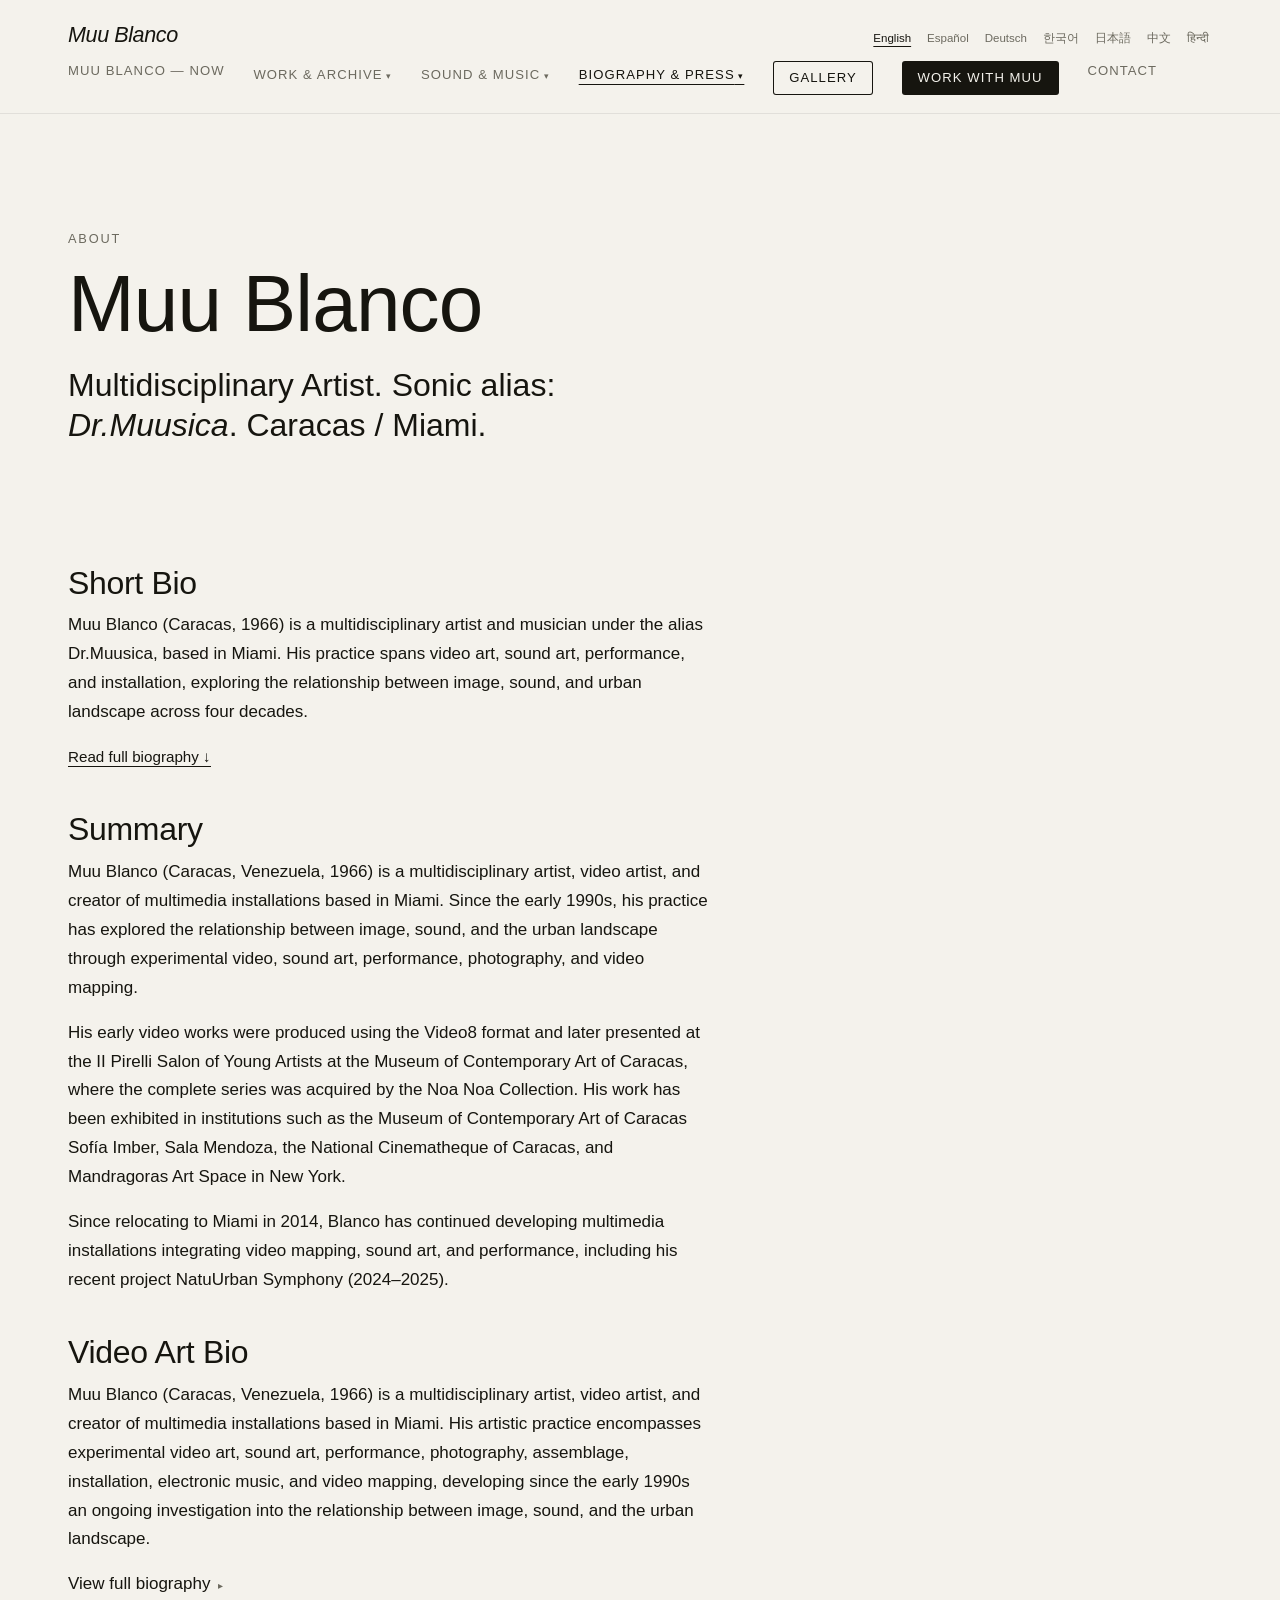
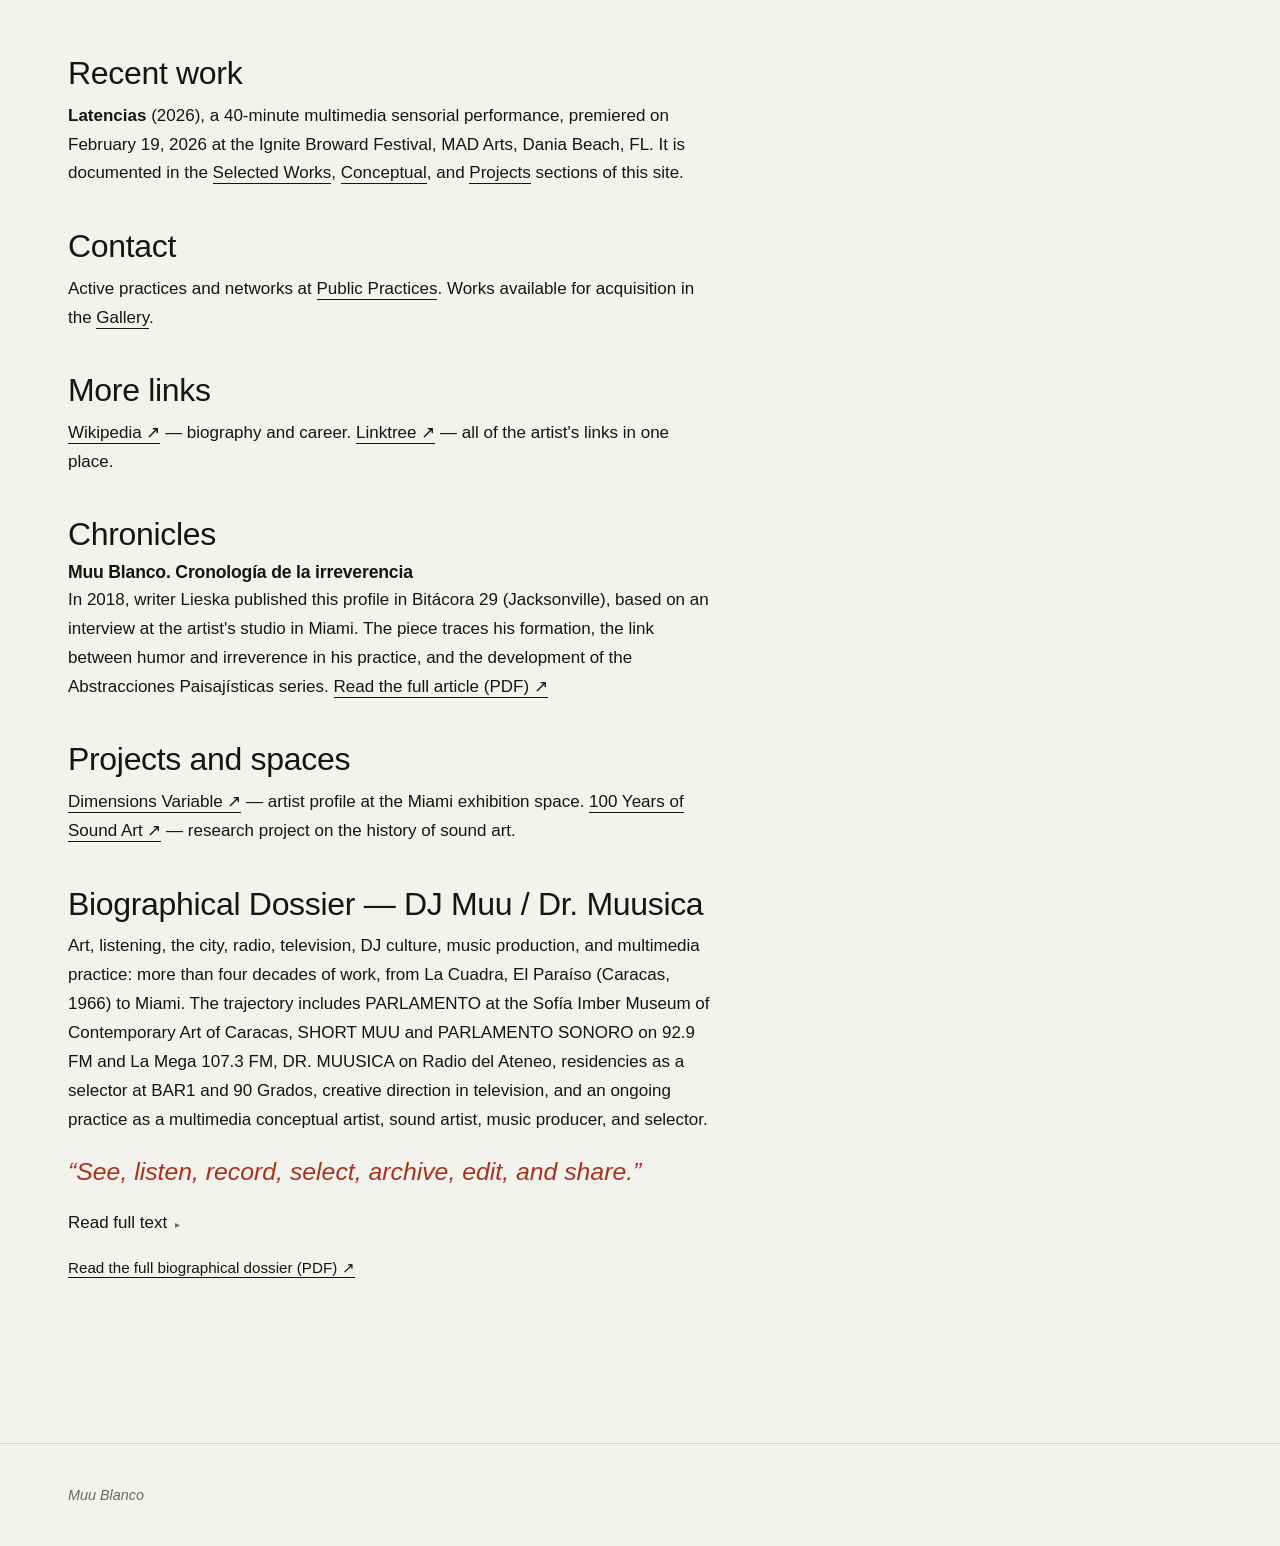
<file: about.html>
<!DOCTYPE html>
<html lang="en">
<head>
  <meta charset="UTF-8" />
  <meta name="viewport" content="width=device-width, initial-scale=1.0" />
  <title>About — Muu Blanco</title>
<link rel="canonical" href="https://muublanco.com/about.html" />
  <meta name="description" content="Muu Blanco (Dr.Muusica) — Artista Multidisciplinario. Caracas / Miami." />
  <link rel="stylesheet" href="css/styles.css" />
</head>
<body>
  <header class="site-header">
    <div class="site-header__inner">
      <a href="index.html" class="brand"><em>Muu Blanco</em></a>
      <div class="lang-switch" id="langSwitch"></div>
      <button class="nav-toggle" id="navToggle" aria-label="Menu" aria-expanded="false" data-i18n="common.menu">Menu</button>
      <nav class="site-nav" id="siteNav">
<a href="index.html#ahora" data-i18n="common.nav.ahora">Muu Blanco — Ahora</a>
<div class="nav-group">
<button type="button" class="nav-group__trigger" aria-expanded="false" data-i18n="common.nav.group.obra">Obra &amp; Archivo</button>
<div class="nav-group__menu">
<a href="conceptual.html" data-i18n="common.nav.conceptual">Conceptual</a>
<a href="proyectos.html" data-i18n="common.nav.proyectos">Proyectos</a>
<a href="selected-works.html" data-i18n="common.nav.selectedworks">Selected Works</a>
<a href="exposiciones.html" data-i18n="common.nav.exposiciones">Catálogos Exposiciones</a>
</div>
</div>
<div class="nav-group">
<button type="button" class="nav-group__trigger" aria-expanded="false" data-i18n="common.nav.group.musica">Música &amp; Sonido</button>
<div class="nav-group__menu">
<a href="dr-musica.html" data-i18n="common.nav.drmusica">DR.MUU RECORDS</a>
<a href="practicas-publicas.html" data-i18n="common.nav.practicas">Prácticas Públicas</a>
</div>
</div>
<div class="nav-group">
<button type="button" class="nav-group__trigger is-active" aria-expanded="false" data-i18n="common.nav.group.bio">Biografía &amp; Prensa</button>
<div class="nav-group__menu">
<a href="about.html" aria-current="page" data-i18n="common.nav.about">About</a>
<a href="cv.html" data-i18n="common.nav.cv">CV</a>
<a href="prensa.html" data-i18n="common.nav.prensa">Prensa</a>
</div>
</div>
<a href="store.html" class="nav-cta nav-cta--outline" data-i18n="common.nav.galeria">Galería</a>
<a href="work-with-muu.html" class="nav-cta" data-i18n="common.nav.workwithmuu">Work With Muu</a>
<a href="contacto.html" data-i18n="common.nav.contacto">Contacto</a>
</nav>
    </div>
  </header>

  <main>
    <div class="page-head">
      <p class="eyebrow" data-i18n="about.eyebrow">About</p>
      <h1>Muu Blanco</h1>
      <p class="lead-strong" data-i18n="about.lead">Artista Multidisciplinario. Alias sonoro: <em>Dr.Muusica</em>. Caracas / Miami.</p>
    </div>

    <div class="page-body">
      <div class="prose">
        <h2 data-i18n="about.h2.shortbio">Bio corta</h2>
        <p data-i18n="about.shortbio.p1">Muu Blanco (Caracas, 1966) es artista multidisciplinario y músico bajo el alias Dr.Muusica, radicado en Miami. Su práctica cruza video arte, arte sonoro, performance e instalación, explorando la relación entre imagen, sonido y paisaje urbano a lo largo de cuatro décadas.</p>
        <p><a class="detail__link" href="#bio-full" data-i18n="about.shortbio.readmore">Leer biografía completa ↓</a></p>

        <h2 data-i18n="about.h2.summary">Resumen</h2>
        <p data-i18n="about.summary.p1">Muu Blanco (Caracas, Venezuela, 1966) is a multidisciplinary artist, video artist, and creator of multimedia installations based in Miami. Since the early 1990s, his practice has explored the relationship between image, sound, and the urban landscape through experimental video, sound art, performance, photography, and video mapping.</p>

        <p data-i18n="about.summary.p2">His early video works were produced using the Video8 format and later presented at the II Pirelli Salon of Young Artists at the Museum of Contemporary Art of Caracas, where the complete series was acquired by the Noa Noa Collection. His work has been exhibited in institutions such as the Museum of Contemporary Art of Caracas Sofía Imber, Sala Mendoza, the National Cinematheque of Caracas, and Mandragoras Art Space in New York.</p>

        <p data-i18n="about.summary.p3">Since relocating to Miami in 2014, Blanco has continued developing multimedia installations integrating video mapping, sound art, and performance, including his recent project NatuUrban Symphony (2024–2025).</p>

        <h2 id="bio-full" data-i18n="about.h2.full">Bio Video Arte</h2>
        <p data-i18n="about.full.p1">Muu Blanco (Caracas, Venezuela, 1966) is a multidisciplinary artist, video artist, and creator of multimedia installations based in Miami. His artistic practice encompasses experimental video art, sound art, performance, photography, assemblage, installation, electronic music, and video mapping, developing since the early 1990s an ongoing investigation into the relationship between image, sound, and the urban landscape.</p>
        <p id="bio-full-toggle" class="video-toggle" data-i18n="about.full.readmore">Ver biografía completa</p>
        <div class="video-toggle-content">

        <p data-i18n="about.full.p2">Blanco began working with experimental video art in the early 1990s, initially using the Video8 format as a tool for aesthetic exploration. His first participation in a collective exhibition with video took place in 1992, when one of his pieces was acquired by the collector Jimmy Belilty. From that moment, he began a continuous exploration of experimental audiovisual language.</p>

        <p data-i18n="about.full.p3">In 1994 he participated in the group exhibition Mixed Techniques at Alternative Gallery in Caracas, one of his earliest presentations within the contemporary art exhibition circuit.</p>

        <p data-i18n="about.full.p4">By 1995 he had produced more than thirty experimental video pieces, which were later presented at the II Pirelli Salon of Young Artists (1997) at the Museum of Contemporary Art of Caracas, where the entire group of works was acquired by the private Noa Noa Collection of the Oberto family.</p>

        <p data-i18n="about.full.p5">During the late 1990s and early 2000s he continued expanding his audiovisual research, documenting performances and developing experimental projects in video and sound.</p>

        <p data-i18n="about.full.p6">In 2002 he participated in the exhibition From White Cube to Black Box: Historical Tapes, Creative Videos, Digital Art, Venezuelan Video at the Museum of Contemporary Art of Caracas Sofía Imber. That same year he also participated in the project Multimedia Artist, Founder of the Center for the Arts, presented at the same institution. During this period he also contributed to the creation of the museum's video art collection, donating and placing twenty video artworks produced during that decade into the institution.</p>

        <p data-i18n="about.full.p7">In 2003 he participated in the XI Eugenio Mendoza Prize at Sala Mendoza, Caracas.</p>

        <p data-i18n="about.full.p8">In 2004 he presented the work Variations of the Eye. Videodance – Muu Blanco at the National Cinematheque of Caracas. That same year his work was included in the exhibition Electric Earth. Short Films and Videos from the UK and Venezuela, presented at Sala Mendoza, an international program dedicated to experimental video and short film.</p>

        <p data-i18n="about.full.p9">In 2006 he presented an experimental video project at the Jacobo Borges Museum, developed in collaboration with the Goethe-Institut. The project focused on street vendors and the informal economy in the streets of Caracas, addressing the urban landscape as a social and political space.</p>

        <p data-i18n="about.full.p10">Beginning in 2008 he started integrating expanded projection and video mapping into his multimedia installations. Later, in 2013, he developed a research project in slideshow and animated photographic portraiture, culminating that same year with his last solo exhibition in Venezuela, In Tha House, presented at Carmen Araujo Arte, a multimedia installation combining video, painting, sculpture, and sound.</p>

        <p data-i18n="about.full.p11">In 2014 he held his first solo exhibition in New York City with the multimedia installation Black Point Venezuela, presented within the performance program of Mandragoras Art Space in Long Island City. The work integrated sound art, video mapping, sculpture, and analog collage, addressing the social and political tensions of the contemporary Venezuelan context.</p>

        <p data-i18n="about.full.p12">That same year he moved to Miami, where he continues to develop much of his artistic production. In 2015 he presented Nuevo Pensamiento Compositivo Vol.1 at Arts Connection Foundation, within the Chill Concept space, an installation combining large-format photography, video mapping, and sound art.</p>

        <p data-i18n="about.full.p13">Between 2017 and 2019 he developed a series of experimental audiovisual events and experiences at Ironside Miami, specifically at Espacio Santamantis, where he organized gatherings dedicated to video mapping and live experimental music.</p>

        <p data-i18n="about.full.p14">Following the interruption of these creative spaces during the COVID-19 pandemic, in 2020 he co-founded the artistic collective IDArt Lab in the Allapattah neighborhood, active until 2023. Within this collective he participated in several group exhibitions presenting video mapping, experimental animations, and sound-responsive light performances accompanied by live sound art compositions.</p>

        <p data-i18n="about.full.p15">His most recent project is the installation and sound art program NatuUrban Symphony, presented between November 2024 and January 2025 at the Arts Connection Foundation, integrating experimental music, dance, video mapping projections, and the presentation of his documentary NatuUrban Symphony.</p>

        <p data-i18n="about.full.p16">Since 2017, Blanco has maintained the Instagram account <a href="https://www.instagram.com/muublancovideoart/" target="_blank" rel="noopener">@muublancovideoart</a> as a living archive of his audiovisual production, documenting installations, performances, and video experiments developed during his last decade of work in Miami.</p>

        <p data-i18n="about.full.p17">With more than four decades of artistic trajectory, Muu Blanco has developed a hybrid practice in which video, sound, technology, and performance function as devices to investigate urban culture, memory, and contemporary social tensions. His work is part of various international public and private collections.</p>
        </div>

        <h2 data-i18n="about.h2.recent">Trabajo reciente</h2>
        <p data-i18n="about.recent.p1"><strong>Latencias</strong> (2026), performance sensorial multimedia de 40 minutos, se estrenó el 19 de febrero de 2026 en el festival Ignite Broward, MAD Arts, Dania Beach, FL. Se documenta en las secciones <a href="selected-works.html">Selected Works</a>, <a href="conceptual.html">Conceptual</a> y <a href="proyectos.html">Proyectos</a> de este sitio.</p>

        <h2 data-i18n="about.h2.contact">Contacto</h2>
        <p data-i18n="about.contact.p1">Prácticas y redes activas en <a href="practicas-publicas.html">Prácticas Públicas</a>. Obra disponible para adquisición en la <a href="store.html">Galería</a>.</p>

        <h2 data-i18n="about.h2.morelinks">Más enlaces</h2>
        <p data-i18n="about.morelinks.p1"><a href="https://en.wikipedia.org/wiki/Muu_Blanco" target="_blank" rel="noopener">Wikipedia ↗</a> — biografía y trayectoria. <a href="https://linktr.ee/muublanco" target="_blank" rel="noopener">Linktree ↗</a> — todos los enlaces del artista en un solo lugar.</p>

        <h2 data-i18n="about.h2.cronicas">Crónicas</h2>
        <h3 class="display" style="font-size:1.1rem; font-weight:700; margin-bottom:.3rem;" data-i18n="about.cronicas.lieskaTitle">Muu Blanco. Cronología de la irreverencia</h3>
        <p data-i18n="about.cronicas.p1">En 2018, la escritora Lieska publicó en Bitácora 29 (Jacksonville) este perfil, a partir de una entrevista en el estudio del artista en Miami. El texto recorre su formación, el vínculo entre humor e irreverencia en su práctica, y el desarrollo de la serie Abstracciones Paisajísticas. <a href="https://drive.google.com/file/d/143CT0e4H5JDIdZEBvILL2GDpFGnqUv2G/view" target="_blank" rel="noopener">Leer artículo completo (PDF) ↗</a></p>

        <h2 data-i18n="about.h2.projects">Proyectos y espacios</h2>
        <p data-i18n="about.projects.p1"><a href="https://dimensionsvariable.net/artist/muu-blanco" target="_blank" rel="noopener">Dimensions Variable ↗</a> — perfil de artista en el espacio expositivo de Miami. <a href="https://100yearsofsound.webflow.io/" target="_blank" rel="noopener">100 Years of Sound Art ↗</a> — proyecto de investigación sobre la historia del arte sonoro.</p>

        <h2 data-i18n="about.h2.dossierbio">Dossier biográfico — DJ Muu / Dr. Muusica</h2>
        <p data-i18n="about.dossierbio.p1">Arte, escucha, ciudad, radio, televisión, cultura DJ, producción musical y práctica multimedia: más de cuatro décadas de trayectoria, desde La Cuadra, El Paraíso (Caracas, 1966) hasta Miami. El recorrido incluye PARLAMENTO en el Museo de Arte Contemporáneo de Caracas Sofía Imber, SHORT MUU y PARLAMENTO SONORO en 92.9 FM y La Mega 107.3 FM, DR. MUUSICA en Radio del Ateneo, residencias como selector en BAR1 y 90 Grados, dirección creativa en televisión, y una práctica continua como artista conceptual multimedia, artista sonoro, productor musical y selector.</p>
        <p class="prose-close" data-i18n="about.dossierbio.quote">“Ver, escuchar, registrar, seleccionar, archivar, editar y compartir.”</p>
        <p id="dossierbio-full-toggle" class="video-toggle" data-i18n="about.dossierbio.readmore">Leer texto completo</p>
        <div class="video-toggle-content">

        <p data-i18n="about.dossierbio.full.p1"><strong>1966: La Cuadra, El Paraíso</strong></p>
        <p data-i18n="about.dossierbio.full.p2">La historia de José Antonio Blanco Ángulo —Muu Blanco, DJ Muu, Dr. Muusica— comienza en Caracas en 1966, en un entorno familiar donde las artes plásticas, la arquitectura, la literatura, la poesía, la música, el cine y la tecnología formaban parte de la vida cotidiana.</p>
        <p data-i18n="about.dossierbio.full.p3">El territorio de origen tenía un nombre afectivo: La Cuadra, como llamaban a la calle Este, junto al entonces Estadio Nacional El Paraíso, posteriormente conocido como Estadio Brígido Iriarte, en El Paraíso, Distrito Capital, Caracas, Venezuela.</p>
        <p data-i18n="about.dossierbio.full.p4">La Cuadra fue el primer territorio de observación, convivencia, amistad, calle, música, dibujo y memoria desde el cual Muu comenzó a construir su relación con Caracas.</p>
        <p data-i18n="about.dossierbio.full.p5"><strong>Una genealogía familiar atravesada por el arte</strong></p>
        <p data-i18n="about.dossierbio.full.p6">Por línea materna, Muu es bisnieto del poeta zuliano Udón Pérez (Abdón Antero Pérez Machado), autor de la letra del Himno del Estado Zulia, seleccionada en concurso y oficializada en 1909. Esta presencia literaria y poética forma parte de una genealogía cultural que antecede varias generaciones a su propia práctica artística.</p>
        <p data-i18n="about.dossierbio.full.p7">También por línea materna, Muu era nieto de Antonio Ángulo Luzardo, figura vinculada tempranamente con la abstracción venezolana. Por línea paterna, su abuelo Antonio Blanco Peñalver estuvo asociado a la tecnología doméstica: fue creador de Blanpeco, tienda de electrodomésticos y representante de General Electric durante los años cincuenta, con establecimientos en el centro de Caracas y la avenida San Martín.</p>
        <p data-i18n="about.dossierbio.full.p8">Su padre, Tony Blanco, fue arquitecto y paisajista. Su madre, Milagros Ángulo de Blanco, desarrolló su vida profesional entre el Derecho y la Psicología. Ambos eran amantes de las artes plásticas, la poesía, el ballet, la música y el cine.</p>
        <p data-i18n="about.dossierbio.full.p9">En ese ambiente, Muu comenzó a dibujar, pintar, observar imágenes y escuchar discos. Papel, pintura, arquitectura, libros, fotografías, películas y música formaron desde temprano un mismo campo de experiencia.</p>
        <p data-i18n="about.dossierbio.full.p10"><strong>Los años setenta: la casa como fonoteca y taller visual</strong></p>
        <p data-i18n="about.dossierbio.full.p11">En casa de sus padres, escuchar música era un ritual diario. La colección familiar reunía música clásica, ópera, bandas sonoras cinematográficas, Jackson 5, Julio Iglesias, bossa nova, flamenco y una amplia diversidad de música venezolana, incluidos Serenata Guayanesa, repertorios infantiles y posteriormente Grupo Madera.</p>
        <p data-i18n="about.dossierbio.full.p12"><strong>El tío Pradelio y la música joven</strong></p>
        <p data-i18n="about.dossierbio.full.p13">Durante las Navidades en casa de su abuelo aparecía otra colección musical. Su tío materno Pradelio poseía discos asociados a una generación más joven, entre ellos “Eva María se fue”, de La V Dimensión.</p>
        <p data-i18n="about.dossierbio.full.p14">Aquellas visitas le mostraron que cada persona poseía una colección distinta y que cada archivo musical podía contar otra historia.</p>
        <p data-i18n="about.dossierbio.full.p15"><strong>Llovisna: salsa, calipso y cultura musical callejera</strong></p>
        <p data-i18n="about.dossierbio.full.p16">En la esquina de La Cuadra vivía uno de sus mejores amigos de infancia, conocido como Llovisna. Su familia provenía de Chapellín, en La Florida, y vivía en una enorme casa multifamiliar organizada alrededor de un patio central con una gran mata de mangos.</p>
        <p data-i18n="about.dossierbio.full.p17">Allí sonaban salsa, calipso y otros ritmos tropicales. La música tenía una función social directa: había que bailar. Muu aprendió salsa porque bailar formaba parte de la vida comunitaria y de la relación con las muchachas del vecindario.</p>
        <p data-i18n="about.dossierbio.full.p18">Antes del rock británico, el post-punk y la electrónica estuvo la salsa de la esquina, una influencia que permanecería en su trabajo posterior como selector y productor.</p>
        <p data-i18n="about.dossierbio.full.p19"><strong>José Bousquet, “Diablo Rojo”: el laboratorio de grabación</strong></p>
        <p data-i18n="about.dossierbio.full.p20">Su tío político José Bousquet, conocido como Diablo Rojo, poseía un extraordinario sistema de sonido doméstico y una grabadora reel-to-reel.</p>
        <p data-i18n="about.dossierbio.full.p21">Muu comenzó a realizar largas grabaciones con discos viejos de su casa y vinilos de la colección de su tío. Las selecciones incluían música venezolana pop, dance, soft rock, repertorios antiguos y música internacional. Después reorganizaba aquellas grabaciones en cassette.</p>
        <p data-i18n="about.dossierbio.full.p22">Sin saberlo, practicaba operaciones que serían centrales en su trabajo: registrar, seleccionar, editar y secuenciar.</p>
        <p data-i18n="about.dossierbio.full.p23"><strong>Cassette, boombox y Enrique Montezuma</strong></p>
        <p data-i18n="about.dossierbio.full.p24">Los cassettes comenzaron a circular fuera de la casa. El boombox convertía cualquier espacio en un lugar de escucha, especialmente durante los recorridos nocturnos en las vans de su amigo Enrique Montezuma.</p>
        <p data-i18n="about.dossierbio.full.p25">Las compilaciones de Muu acompañaban aquellos trayectos y encuentros. Antes del museo, el club y la radio, ya existía una práctica de circulación musical basada en descubrir, seleccionar, grabar, transportar y compartir.</p>
        <p data-i18n="about.dossierbio.full.p26"><strong>Principios de los años ochenta: Raulito y el cuarto a oscuras</strong></p>
        <p data-i18n="about.dossierbio.full.p27">Antes de Vista Alegre hubo una amistad musical fundamental: Raulito —Raúl Blanco—.</p>
        <p data-i18n="about.dossierbio.full.p28">Muu y Raúl se encerraban en su habitación, apagaban las luces, subían el volumen y escuchaban. Allí Muu oyó por primera vez Pink Floyd a gran volumen y completamente a oscuras. También descubrió el concierto de U2 en Red Rocks, “Roxanne” de The Police, la versión de DEVO de “(I Can’t Get No) Satisfaction” y otras piezas que ampliaron su horizonte musical.</p>
        <p data-i18n="about.dossierbio.full.p29">El cuarto de Raulito fue su primera experiencia de escucha inmersiva y profunda.</p>
        <p data-i18n="about.dossierbio.full.p30"><strong>De Raulito a Vista Alegre</strong></p>
        <p data-i18n="about.dossierbio.full.p31">Raúl Blanco presentó a Muu a sus amigos de la Calle 3 de Vista Alegre, entre ellos los hermanos Chacín, Caplis y Chui. Raúl era además primo mayor de Horacio Blanco, quien después se incorporaría a aquel entorno.</p>
        <p data-i18n="about.dossierbio.full.p32">De ese núcleo surgiría posteriormente Desorden Público. Antes de la banda existió una comunidad de amigos dedicada a intercambiar música, imágenes y referencias culturales.</p>
        <p data-i18n="about.dossierbio.full.p33"><strong>1984: escuchar colectivamente</strong></p>
        <p data-i18n="about.dossierbio.full.p34">A partir de 1984, las reuniones se hicieron frecuentes. Vinilos, Betamax, VHS, videos musicales, conciertos, portadas, ropa, nuevas bandas y escenas internacionales formaban parte de una práctica colectiva de conocimiento.</p>
        <p data-i18n="about.dossierbio.full.p35">Durante esos años, Muu continuó pintando y dibujando, mientras ampliaba su relación con las artes visuales. La música y la imagen se desarrollaban dentro de una misma sensibilidad.</p>
        <p data-i18n="about.dossierbio.full.p36"><strong>1986: el comienzo de una trayectoria pública en el arte</strong></p>
        <p data-i18n="about.dossierbio.full.p37">Desde 1986, Muu comenzó a participar activamente en el circuito artístico caraqueño mediante exposiciones, salones, acciones y experiencias vinculadas a la nueva escena contemporánea.</p>
        <p data-i18n="about.dossierbio.full.p38">Ese mismo año realizó CALVO, durante uno de los primeros conciertos importantes de Desorden Público en el Estudio Mata de Coco. Cuando llegó el momento de interpretar la canción, Muu entró con una silla y se sentó en medio del escenario. Tras una introducción musical, Caplis se acercó y lo observó; Danel Sarmiento comenzó a cantar y Horacio Blanco procedió a cortarle el cabello.</p>
        <p data-i18n="about.dossierbio.full.p39">La canción se convirtió en la estructura temporal de una acción corporal. La música comenzaba a funcionar explícitamente como material artístico.</p>
        <p data-i18n="about.dossierbio.full.p40"><strong>1987: Vertoche y la cultura underground</strong></p>
        <p data-i18n="about.dossierbio.full.p41">En 1987, Muu comenzó a asistir a las fiestas de Vertoche, melómano, DJ underground y creador de la marca independiente 2 Extremo.</p>
        <p data-i18n="about.dossierbio.full.p42">Vertoche le mostró la construcción de una escena donde convergían música, moda, diseño, identidad, fiesta y actitud. La amistad musical entre ambos se mantuvo hasta finales de los años noventa.</p>
        <p data-i18n="about.dossierbio.full.p43">Años después, Vertoche sería manager de El 5 Combo, conectándose con músicos cercanos a Muu como Pablo Estacio y Carlos Izzak, y con el entorno de La Muy Bestia Pop, Chofa Loero y Eduard Marshall.</p>
        <p data-i18n="about.dossierbio.full.p44"><strong>Finales de los ochenta: Jhonny Ferreira / The Shaman One</strong></p>
        <p data-i18n="about.dossierbio.full.p45">Otra influencia decisiva fue Jhonny Ferreira —The Shaman One—. Gracias a él, Muu descubrió músicas electrónicas cuya existencia prácticamente desconocía. Comenzó a seguirlo por distintos locales de Caracas, escuchando, observando, preguntando y buscando los discos.</p>
        <p data-i18n="about.dossierbio.full.p46">Ferreira fue primero una referencia, luego un amigo y finalmente un colega.</p>
        <p data-i18n="about.dossierbio.full.p47"><strong>L’Antro: primera larga sesión pública</strong></p>
        <p data-i18n="about.dossierbio.full.p48">A finales de los años ochenta, Muu tuvo su primera experiencia extensa poniendo música públicamente, en L’Antro, en el Centro Comercial Los Chaguaramos.</p>
        <p data-i18n="about.dossierbio.full.p49">Era el último viernes de funcionamiento del local. Jhonny Ferreira ya no tocaría esa semana, pero en el DiscPlay permanecía buena parte de la música que había comprado y seleccionado. Muu ocupó la cabina durante aproximadamente cinco horas, leyendo aquella colección, relacionando discos, construyendo una secuencia y sosteniendo la energía de la noche.</p>
        <p data-i18n="about.dossierbio.full.p50">L’Antro marcó la transición entre el melómano y el DJ.</p>
        <p data-i18n="about.dossierbio.full.p51"><strong>Primeros años noventa: Caracas como red analógica</strong></p>
        <p data-i18n="about.dossierbio.full.p52">Durante los primeros años noventa, con la expansión del CD, Muu recorría constantemente Caracas en metro y autobús, llevando música, tarjetas telefónicas y contactos.</p>
        <p data-i18n="about.dossierbio.full.p53">Una llamada podía terminar en casa de un amigo: se escuchaba música, se cocinaba, se intercambiaban discos y se conversaba durante horas. La ciudad funcionaba como una red analógica de circulación cultural.</p>
        <p data-i18n="about.dossierbio.full.p54">Al mismo tiempo, Muu continuaba participando en el circuito de arte contemporáneo caraqueño, entre galerías, salones, museos, artistas, curadores, músicos y diseñadores.</p>
        <p data-i18n="about.dossierbio.full.p55"><strong>La Muy Bestia Pop: el ruido como materia</strong></p>
        <p data-i18n="about.dossierbio.full.p56">Dentro de ese período, Muu mantuvo una relación cercana con La Muy Bestia Pop. En una de sus acciones vinculadas al circuito Nuevas Bandas participó generando sonido mediante un esmeril.</p>
        <p data-i18n="about.dossierbio.full.p57">Una herramienta industrial se convirtió en instrumento y la fricción entró en la música. Esta experiencia anticipó su posterior interés por el arte sonoro, el paisaje sonoro y la grabación de campo.</p>
        <p data-i18n="about.dossierbio.full.p58"><strong>92.9 FM antes de la radio</strong></p>
        <p data-i18n="about.dossierbio.full.p59">Antes de tener un programa en 92.9 FM, Muu ya mantenía una relación con la emisora desde las artes visuales. Junto a Bubu Álvarez, realizó un mural de gran formato que ocupaba paredes y pisos del estacionamiento de la estación.</p>
        <p data-i18n="about.dossierbio.full.p60">La emisora sería posteriormente un vínculo importante para PARLAMENTO y SHORT MUU.</p>
        <p data-i18n="about.dossierbio.full.p61"><strong>1995: Leftfield y “Afro-Left”</strong></p>
        <p data-i18n="about.dossierbio.full.p62">En 1995, mientras acompañaba a sus amigos de Desorden Público a las oficinas de Sony Music en Caracas, donde se reunirían por el arte del segundo disco de la banda, En Descomposición, Muu encontró un CD promocional prácticamente tirado cerca del piso.</p>
        <p data-i18n="about.dossierbio.full.p63">La portada blanca, con letras negras, decía: <em>OPEN UP feat. JOHNNY ROTTEN — LEFTFIELD</em>. En la portada aparecía también, en menor tamaño: <em>AFRO-LEFT</em>.</p>
        <p data-i18n="about.dossierbio.full.p64">Cuando escucharon el CD en los Discman, alguien comentó: “Eso es una changa.” Muu respondió: “Dámelo. Yo me lo quedo.”</p>
        <p data-i18n="about.dossierbio.full.p65">La canción se convertiría en un punto de conexión entre su actividad artística, la cultura de club y la radio.</p>
        <p data-i18n="about.dossierbio.full.p66"><strong>1995: PARLAMENTO — segunda postulación al Salón Pirelli</strong></p>
        <p data-i18n="about.dossierbio.full.p67">Ese mismo año, Muu presentó por segunda vez una propuesta al Salón Pirelli de Jóvenes Artistas. La primera aplicación no había sido aceptada. La nueva propuesta se titulaba PARLAMENTO y fue seleccionada para el II Salón Pirelli de Jóvenes Artistas del Museo de Arte Contemporáneo de Caracas Sofía Imber.</p>
        <p data-i18n="about.dossierbio.full.p68">La instalación tenía como centro la escucha, la conversación, la tecnología y la presencia humana. Convertía en obra una práctica que Muu había desarrollado desde niño: reunir personas alrededor de la música.</p>
        <p data-i18n="about.dossierbio.full.p69"><strong>La Sala Duchamp</strong></p>
        <p data-i18n="about.dossierbio.full.p70">PARLAMENTO fue instalada en la Sala Duchamp, cuya gruesa puerta de madera tenía un vidrio central y una cerradura. Muu conservaba la llave y abría y cerraba la instalación.</p>
        <p data-i18n="about.dossierbio.full.p71">Antes del horario de apertura, el visitante podía observar el espacio a través del vidrio. Sobre este había un sticker con el horario de funcionamiento y el logotipo de PARLAMENTO, creado por Joaquín Urbina.</p>
        <p data-i18n="about.dossierbio.full.p72">La instalación funcionaba como una pequeña institución autónoma, con nombre, logo, horario, llave, programación, equipos, archivo e invitados.</p>
        <p data-i18n="about.dossierbio.full.p73"><strong>Jesús Fuenmayor y La Nacional</strong></p>
        <p data-i18n="about.dossierbio.full.p74">El proyecto contó con la asesoría del curador Jesús Fuenmayor. Su identidad gráfica fue desarrollada junto a Joaquín Urbina, desde La Nacional, en Los Palos Grandes, entorno en el que también estaban Mirian Troconis, Iván Castillo y Ernesto Rangel.</p>
        <p data-i18n="about.dossierbio.full.p75"><strong>New York People dentro del museo</strong></p>
        <p data-i18n="about.dossierbio.full.p76">Durante aproximadamente el primer mes, PARLAMENTO contó con un display profesional de DJ perteneciente a la miniteca New York People, cortesía de 92.9 FM. Incluía dos Technics SL-1200 MKII, mixer Rane y grabador de cassette Pioneer.</p>
        <p data-i18n="about.dossierbio.full.p77">Una cabina vinculada a la vida nocturna caraqueña entraba así físicamente en el museo.</p>
        <p data-i18n="about.dossierbio.full.p78"><strong>PARLAMENTO como obra viva</strong></p>
        <p data-i18n="about.dossierbio.full.p79">La instalación funcionaba de martes a domingo, aproximadamente entre la 1:00 p. m. y las 4:30 p. m. En la pared había un cronograma de invitados, entre ellos Alejandro Rebolledo, Andrés Duque, Reinaldo Morales, Ivoly Noguera, Manuel Lebón y José Antonio Hernández-Díez.</p>
        <p data-i18n="about.dossierbio.full.p80">No eran necesariamente DJs, sino artistas y melómanos que llevaban música, conversaban con Muu y escuchaban junto al público.</p>
        <p data-i18n="about.dossierbio.full.p81">Los encuentros se registraban en cassette y parte de las situaciones se documentaba con una cámara Video8. La instalación producía experiencia, archivo sonoro y audiovisual, y memoria.</p>
        <p data-i18n="about.dossierbio.full.p82"><strong>Del museo al club</strong></p>
        <p data-i18n="about.dossierbio.full.p83">Después de la exposición, Iván Gabaldón presentó a Muu a Krikor Gazarian, quien buscaba para un nuevo local una propuesta distinta de la del DJ convencional: un selector melómano.</p>
        <p data-i18n="about.dossierbio.full.p84">Muu llegó con aproximadamente diez CDs y realizó una prueba de treinta minutos con Acid Jazz, Breakbeat, New Wave, Reggae, Drum &amp; Bass y, en algún momento, Afro-Left.</p>
        <p data-i18n="about.dossierbio.full.p85">Dos semanas después comenzó a trabajar como residente en BAR1, en La Castellana.</p>
        <p data-i18n="about.dossierbio.full.p86"><strong>BAR1 y 90 Grados</strong></p>
        <p data-i18n="about.dossierbio.full.p87">En BAR1, Afro-Left se convirtió en una pieza emblemática. Los bartenders iniciaban sus shows de fuego cuando sonaba y le pedían repetir “la changa africana”. Muu podía ponerla tres o cuatro veces durante una misma noche.</p>
        <p data-i18n="about.dossierbio.full.p88">Después llegó 90 Grados, en el CCCT, etapa que recuerda como su verdadera universidad musical. Trabajaba de miércoles a sábado, de 8:00 p. m. a 3:00 a. m.</p>
        <p data-i18n="about.dossierbio.full.p89">Los CD players no tenían pitch, por lo que debía encontrar otras maneras de relacionar las canciones. Durante miles de horas de cabina desarrolló una práctica basada en mezclar músicas aparentemente incompatibles.</p>
        <p data-i18n="about.dossierbio.full.p90"><strong>La puerta de la radio</strong></p>
        <p data-i18n="about.dossierbio.full.p91">Una noche en 90 Grados, mientras sonaba Afro-Left, un hombre insistía desde afuera de la cabina. Muu mostró poco interés hasta que el visitante enseñó una tarjeta: Guillermo Zambrano, Director Ejecutivo, 92.9 FM.</p>
        <p data-i18n="about.dossierbio.full.p92">Zambrano preguntó quién era el artista de la canción. Muu le mostró el CD promocional de Sony Music. Zambrano le ofreció un programa de radio: “Chamo, si me pasas esa canción, te doy un programa de radio. Siempre vengo aquí y tú pones música buenísima que nadie pone en Caracas.”</p>
        <p data-i18n="about.dossierbio.full.p93">Muu guardó la tarjeta y llamó tres días después.</p>
        <p data-i18n="about.dossierbio.full.p94"><strong>1996–1997: SHORT MUU — 92.9 FM</strong></p>
        <p data-i18n="about.dossierbio.full.p95">SHORT MUU — música pasteurizada y homogeneizada fue un micro radial de aproximadamente siete minutos, transmitido los sábados y domingos de manera rotativa por 92.9 FM.</p>
        <p data-i18n="about.dossierbio.full.p96">Marcó el comienzo profesional de Muu en la radio venezolana. La oportunidad surgió directamente de su práctica como selector y de la circulación de un CD promocional que otros habían considerado irrelevante.</p>
        <p data-i18n="about.dossierbio.full.p97"><strong>1997–2000: PARLAMENTO SONORO — La Mega 107.3 FM</strong></p>
        <p data-i18n="about.dossierbio.full.p98">En 1997, Muu desarrolló PARLAMENTO SONORO — DJ Muu en La Mega 107.3 FM, los viernes de 8:00 p. m. a 10:00 p. m., hasta el año 2000.</p>
        <p data-i18n="about.dossierbio.full.p99">El programa trasladaba a la radio la lógica de la instalación: una plataforma de escucha, conversación y circulación musical.</p>
        <p data-i18n="about.dossierbio.full.p100">Después, de 10:00 p. m. a medianoche, se transmitía el espacio de Jhonny Ferreira / The Shaman One. La programación cerraba el recorrido iniciado en los clubes: Muu, antes seguidor de Ferreira, compartía ahora con él la misma noche de radio nacional.</p>
        <p data-i18n="about.dossierbio.full.p101"><strong>1998: CÓDIGO DEMENTE — La Corte</strong></p>
        <p data-i18n="about.dossierbio.full.p102">En 1998, DJ Muu aparece como productor asociado de Código Demente, de La Corte. Su actividad se expandía hacia el hip-hop venezolano y la producción directa.</p>
        <p data-i18n="about.dossierbio.full.p103">Investigaciones posteriores sobre la historia del hip-hop venezolano lo reconocen como DJ, comunicador y observador de la escena, con referencias a La Corte, Vagos y Maleantes, la salsa, la lírica urbana y las fusiones.</p>
        <p data-i18n="about.dossierbio.full.p104"><strong>Rave y electrónica venezolana</strong></p>
        <p data-i18n="about.dossierbio.full.p105">Durante esos años, Muu participó en clubes, fiestas, galpones y eventos vinculados con la electrónica venezolana. Una memoria posterior lo recuerda pinchando en uno de los raves realizados en un galpón de Guarenas.</p>
        <p data-i18n="about.dossierbio.full.p106">Más adelante, el compositor Miguel Noya incluiría explícitamente a DJ Muu en su cronología académica de la electrónica venezolana.</p>
        <p data-i18n="about.dossierbio.full.p107"><strong>DJEY, HIT y El Nacional</strong></p>
        <p data-i18n="about.dossierbio.full.p108">Con varios integrantes de aquella escena, Muu participó en un colectivo de DJs que circuló por locales y eventos de Caracas. De ese entorno surgió la producción de un CD de música electrónica para la marca HIT, distribuido dentro del fanzine DJEY, encartado en el diario El Nacional.</p>
        <p data-i18n="about.dossierbio.full.p109"><strong>SONOCLIPS — RCTV</strong></p>
        <p data-i18n="about.dossierbio.full.p110">Muu participó en SONOCLIPS, programa musical de RCTV. La experiencia conectaba con las sesiones de Betamax y VHS de su adolescencia, pero ahora desde el interior de un medio capaz de llevar videoclips y nuevas músicas a una audiencia nacional.</p>
        <p data-i18n="about.dossierbio.full.p111"><strong>½ Hora Nacional</strong></p>
        <p data-i18n="about.dossierbio.full.p112">Posteriormente participó en ½ Hora Nacional, espacio dedicado a la difusión de producción audiovisual y musical venezolana.</p>
        <p data-i18n="about.dossierbio.full.p113">Desde allí presentó videos, bandas, electrónica, fusiones y música mestiza. El programa funcionó como instrumento de circulación cultural y como plataforma para hacer visible una escena.</p>
        <p data-i18n="about.dossierbio.full.p114"><strong>2003: Música y Arte, un Solo Concepto</strong></p>
        <p data-i18n="about.dossierbio.full.p115">En 2003, desde 100.7 FM Radio del Ateneo de Caracas, Muu desarrolló Música y Arte, un Solo Concepto.</p>
        <p data-i18n="about.dossierbio.full.p116">El programa sintetizaba una práctica en la que la radio podía funcionar como exposición, la selección como curaduría, la conversación como acción y la grabación como archivo.</p>
        <p data-i18n="about.dossierbio.full.p117"><strong>2003–2008: DR. MUUSICA — Radio del Ateneo</strong></p>
        <p data-i18n="about.dossierbio.full.p118">A partir de 2003, Muu consolidó DR. MUUSICA en 100.7 FM Radio del Ateneo de Caracas. El nombre reunía al melómano, selector, coleccionista, DJ, productor, artista, comunicador e investigador. No era un personaje separado de Muu Blanco, sino otra forma de presentar una misma práctica.</p>
        <p data-i18n="about.dossierbio.full.p119"><strong>Puma TV, Canal i y la dirección creativa</strong></p>
        <p data-i18n="about.dossierbio.full.p120">Después de su etapa inicial en radio y televisión musical, la historia de ½ Hora Nacional se conectó con la transición de Puma TV hacia lo que posteriormente se convertiría en Canal i.</p>
        <p data-i18n="about.dossierbio.full.p121">La transición institucional ocurrió entre 2004 y 2005. Durante ese período, Muu Blanco asumió durante algunos meses responsabilidades mayores dentro de la estructura del canal y llegó a desempeñarse como director creativo. El cargo reunía experiencias acumuladas en imagen, música, video, diseño, programación, identidad visual y producción cultural.</p>
        <p data-i18n="about.dossierbio.full.p122"><strong>2005: renuncia durante la transición televisiva</strong></p>
        <p data-i18n="about.dossierbio.full.p123">En 2005, mientras se consolidaba la transformación de Puma TV en el nuevo proyecto televisivo que posteriormente sería identificado como Canal i, Muu percibió que la orientación editorial, musical y cultural se alejaba del espíritu que había defendido.</p>
        <p data-i18n="about.dossierbio.full.p124">Frente a esa transformación institucional y creativa, decidió renunciar. La salida marcó el final de su etapa televisiva dentro de aquella estructura y reafirmó su necesidad de preservar autonomía conceptual cuando el medio dejaba de coincidir con su investigación y su ética cultural.</p>
        <p data-i18n="about.dossierbio.full.p125"><strong>2007–2008: Venezuela Electrónica</strong></p>
        <p data-i18n="about.dossierbio.full.p126">Entre 2007 y 2008, la participación de Muu en la producción electrónica nacional continuó mediante proyectos como Venezuela Electrónica.</p>
        <p data-i18n="about.dossierbio.full.p127">En Venezuela Electrónica Vol. 3 aparece “Alba”, de Manuel Rangel y Muu Blanco, dentro de la línea Mestizo. La denominación describe una escucha formada por música clásica, salsa, rock, calipso, música venezolana, electrónica, hip-hop y ruido.</p>
        <p data-i18n="about.dossierbio.full.p128"><strong>2009: Por el Medio de la Calle</strong></p>
        <p data-i18n="about.dossierbio.full.p129">En 2009, DJ Muu participó en Por el Medio de la Calle, encuentro caraqueño donde convergían artes visuales, música, performance, diseño e intervención urbana.</p>
        <p data-i18n="about.dossierbio.full.p130"><strong>Del DJ al artista sonoro</strong></p>
        <p data-i18n="about.dossierbio.full.p131">A lo largo de toda esta trayectoria, Muu continuó desarrollando su práctica dentro de las artes visuales mediante exposiciones, salones, acciones, fotografía, video, instalación y performance.</p>
        <p data-i18n="about.dossierbio.full.p132">La experiencia acumulada en clubes, radio, televisión y producción musical condujo progresivamente hacia una investigación del sonido como materia artística: grabación de campo, paisaje sonoro, sampling, archivo, composición electrónica, instalación multimedia, objetos, video, performance y sonido ambiental.</p>
        <p data-i18n="about.dossierbio.full.p133">Las primeras grabaciones en reel-to-reel y cassette ya contenían, de forma intuitiva, operaciones que luego reaparecerían en el arte sonoro: registrar, seleccionar, editar, secuenciar y compartir.</p>
        <p data-i18n="about.dossierbio.full.p134"><strong>NatuUrban: una genealogía que continúa</strong></p>
        <p data-i18n="about.dossierbio.full.p135">Décadas después, proyectos como NatuUrban: Una Sinfonía SubTropical de Miami integran paisajes sonoros, grabación de campo, composición, plantas vivas y espacio expositivo.</p>
        <p data-i18n="about.dossierbio.full.p136">Si PARLAMENTO introdujo la escucha colectiva en el museo, NatuUrban amplía esa investigación hacia la incorporación de un territorio sonoro completo dentro del espacio expositivo.</p>
        <p data-i18n="about.dossierbio.full.p137"><strong>DR. MUUSICA como selector</strong></p>
        <p data-i18n="about.dossierbio.full.p138">La figura del Selector continúa activa mediante vinilos históricos y repertorios que incluyen Afro Latin Culture Flavor, jazz latino, post-punk, New Wave, dub, funk, afrobeat, Mutant Disco, trip-hop, NY Freestyle, reggae, ska y Acid Jazz.</p>
        <p data-i18n="about.dossierbio.full.p139">Cada sesión funciona como un montaje temporal construido mediante discos.</p>
        <p data-i18n="about.dossierbio.full.p140"><strong>El vinilo como archivo</strong></p>
        <p data-i18n="about.dossierbio.full.p141">Para Muu, el vinilo contiene sonido, diseño, tecnología, contexto histórico, producción, memoria e información cultural.</p>
        <p data-i18n="about.dossierbio.full.p142">La colección funciona como archivo y el set como activación pública de ese archivo.</p>
        <p data-i18n="about.dossierbio.full.p143"><strong>Afro-Left, treinta años después</strong></p>
        <p data-i18n="about.dossierbio.full.p144">Treinta años después del encuentro en Sony Music, Afro-Left volvió a manos de Muu en formato vinilo.</p>
        <p data-i18n="about.dossierbio.full.p145">La canción dejó de ser solamente un track para convertirse en un documento biográfico: un CD promocional casi descartado había conectado Sony Music, Desorden Público, PARLAMENTO, BAR1, 90 Grados y 92.9 FM.</p>
        <p data-i18n="about.dossierbio.full.p146"><strong>Más de cuatro décadas de práctica profesional</strong></p>
        <p data-i18n="about.dossierbio.full.p147">La trayectoria de Muu Blanco atraviesa más de cuatro décadas de actividad entre medios de comunicación y artes multimedia: artista conceptual multimedia, artista sonoro, productor musical, selector, coleccionista de vinilos, DJ, comunicador radial y televisivo, director creativo, performer, videoartista, fotógrafo, creador de instalaciones, investigador de paisaje sonoro, beatmaker y archivista.</p>
        <p data-i18n="about.dossierbio.full.p148">Estas actividades forman parte de una misma investigación sobre la escucha, la imagen, la memoria, la tecnología y el espacio.</p>
        <p data-i18n="about.dossierbio.full.p149"><strong>Cronología de formatos</strong></p>
        <p data-i18n="about.dossierbio.full.p150">La trayectoria puede leerse a través de una sucesión de medios: vinilo familiar → reel-to-reel → cassette → boombox → Betamax/VHS → CD promocional → cabina de club → Technics SL-1200 MKII → Video8 → instalación → radio FM → televisión → dirección creativa audiovisual → producción electrónica → archivo digital → grabación de campo → paisaje sonoro → instalación multimedia.</p>
        <p data-i18n="about.dossierbio.full.p151">Cada formato amplió la escala de circulación y transformó las posibilidades de la práctica.</p>
        <p data-i18n="about.dossierbio.full.p152"><strong>Cronología esencial</strong></p>
        <p data-i18n="about.dossierbio.full.p153"><strong>1966</strong> — Nacimiento en La Cuadra, El Paraíso, Caracas.</p>
        <p data-i18n="about.dossierbio.full.p154"><strong>Años setenta</strong> — Música familiar, dibujo, pintura, vinilos del tío Pradelio y primeras experiencias de escucha callejera con Llovisna.</p>
        <p data-i18n="about.dossierbio.full.p155"><strong>Finales de los setenta y comienzos de los ochenta</strong> — José Bousquet “Diablo Rojo”: reel-to-reel, compilaciones y primeros cassettes.</p>
        <p data-i18n="about.dossierbio.full.p156"><strong>Comienzos de los ochenta</strong> — Boombox, vans de Enrique Montezuma y escucha inmersiva con Raulito.</p>
        <p data-i18n="about.dossierbio.full.p157"><strong>Después de Raulito</strong> — Vista Alegre y círculo del que surgiría Desorden Público.</p>
        <p data-i18n="about.dossierbio.full.p158"><strong>1984</strong> — Reuniones sistemáticas de escucha colectiva.</p>
        <p data-i18n="about.dossierbio.full.p159"><strong>1986</strong> — Inicio de participación sostenida en exposiciones, salones y acciones artísticas. Realización de CALVO.</p>
        <p data-i18n="about.dossierbio.full.p160"><strong>1987</strong> — Vertoche y 2 Extremo.</p>
        <p data-i18n="about.dossierbio.full.p161"><strong>Finales de los ochenta</strong> — Jhonny Ferreira y primera larga sesión pública en L’Antro.</p>
        <p data-i18n="about.dossierbio.full.p162"><strong>Primeros años noventa</strong> — Caracas como red musical analógica y relación con La Muy Bestia Pop.</p>
        <p data-i18n="about.dossierbio.full.p163"><strong>Antes de 1995</strong> — Mural con Bubu Álvarez en 92.9 FM.</p>
        <p data-i18n="about.dossierbio.full.p164"><strong>1995</strong> — Descubrimiento del CD promocional de Leftfield con Afro-Left. Segunda aplicación al Salón Pirelli: PARLAMENTO es aceptada. PARLAMENTO — Sala Duchamp, con asesoría de Jesús Fuenmayor, identidad gráfica de Joaquín Urbina y equipos de New York People facilitados por 92.9 FM. Registro de encuentros en cassette y Video8.</p>
        <p data-i18n="about.dossierbio.full.p165"><strong>Después de PARLAMENTO</strong> — Iván Gabaldón presenta a Muu con Krikor Gazarian. Residencia en BAR1.</p>
        <p data-i18n="about.dossierbio.full.p166"><strong>1995–1996 aproximadamente</strong> — Residencia en 90 Grados, CCCT.</p>
        <p data-i18n="about.dossierbio.full.p167"><strong>1996–1997</strong> — SHORT MUU — 92.9 FM.</p>
        <p data-i18n="about.dossierbio.full.p168"><strong>1997–2000</strong> — PARLAMENTO SONORO — La Mega 107.3 FM. Jhonny Ferreira / The Shaman One, de 10:00 p. m. a medianoche.</p>
        <p data-i18n="about.dossierbio.full.p169"><strong>1998</strong> — Código Demente / La Corte. Colectivos DJ, rave, DJEY, HIT y El Nacional. Participación en televisión musical: SONOCLIPS / RCTV y ½ Hora Nacional, difusión de música y producción audiovisual venezolana.</p>
        <p data-i18n="about.dossierbio.full.p170"><strong>2003–2008</strong> — Música y Arte, un Solo Concepto, y DR. MUUSICA, en Radio del Ateneo.</p>
        <p data-i18n="about.dossierbio.full.p171"><strong>Finales de los noventa a 2004–2005</strong> — Transición institucional de Puma TV hacia el proyecto que posteriormente se convertiría en Canal i. Muu asume durante algunos meses la dirección creativa.</p>
        <p data-i18n="about.dossierbio.full.p172"><strong>2005</strong> — Renuncia durante la transición, al considerar incompatible la nueva orientación editorial y cultural con la línea que había defendido.</p>
        <p data-i18n="about.dossierbio.full.p173"><strong>2007–2008</strong> — Venezuela Electrónica.</p>
        <p data-i18n="about.dossierbio.full.p174"><strong>2009</strong> — Por el Medio de la Calle.</p>
        <p data-i18n="about.dossierbio.full.p175"><strong>Etapa posterior</strong> — Producción musical, arte sonoro, beatmaking, archivo, paisaje sonoro e instalación multimedia.</p>
        <p data-i18n="about.dossierbio.full.p176"><strong>Epílogo — De La Cuadra al sonido como obra</strong></p>
        <p data-i18n="about.dossierbio.full.p177">La trayectoria de Muu Blanco comienza con los dibujos, los discos de la casa, el tío Pradelio, Llovisna, Diablo Rojo, los cassettes, Enrique Montezuma, Raulito, Vista Alegre y las primeras comunidades de escucha.</p>
        <p data-i18n="about.dossierbio.full.p178">Continúa con Desorden Público, CALVO, Vertoche, Jhonny Ferreira, L’Antro, La Muy Bestia Pop, PARLAMENTO, BAR1, 90 Grados, la radio, la televisión, la dirección creativa, la producción electrónica y el paisaje sonoro.</p>
        <p data-i18n="about.dossierbio.full.p179">El niño que dibujaba y escuchaba discos se convirtió en artista. El adolescente que grababa reels y cassettes se convirtió en selector. El melómano llegó a la cabina, el DJ entró al museo y la instalación se expandió hacia la radio, la televisión y la producción multimedia.</p>
        <p data-i18n="about.dossierbio.full.p180">Más de cuatro décadas después, Muu Blanco continúa desarrollando una práctica como artista conceptual multimedia, artista sonoro, productor musical y selector. Su trabajo no puede entenderse como la suma de carreras separadas, sino como una investigación continua sobre cómo ver, escuchar, registrar, seleccionar, archivar, editar y compartir.</p>
        <p data-i18n="about.dossierbio.full.p181">La tecnología cambia, los formatos desaparecen, los clubes cierran, las estaciones de radio y los canales de televisión se transforman, y los archivos envejecen. Sin embargo, permanece una pregunta: ¿qué merece ser visto, escuchado, recordado y vuelto a poner en circulación?</p>
        <p class="prose-close" data-i18n="about.dossierbio.full.p182">Muu Blanco / DJ Muu / Dr. Muusica — Dossier biográfico.</p>
        </div>
        <p><a class="detail__link" href="https://drive.google.com/file/d/1j3_faTImRjLvy1GVNSVHlqZndKZNqReJ/view?usp=sharing" target="_blank" rel="noopener" data-i18n="about.dossierbio.link">Leer dossier biográfico completo (PDF) ↗</a></p>
      </div>
    </div>
  </main>

  <footer class="site-footer">
    <div class="site-footer__inner">
      <span><em>Muu Blanco</em></span>
    </div>
  </footer>
  <script src="js/i18n.js"></script>
  <script src="js/main.js"></script>
<script>
(function () {
  function initVideoToggles() {
    document.querySelectorAll(".video-toggle").forEach(function (h) {
      var content = h.nextElementSibling;
      while (content && content.tagName === "P") content = content.nextElementSibling;
      if (!content || !content.classList.contains("video-toggle-content")) return;

      h.querySelectorAll(".gallery-toggle__caret").forEach(function (el) { el.remove(); });
      var caret = document.createElement("span");
      caret.className = "gallery-toggle__caret";
      caret.textContent = "▸";
      h.appendChild(caret);

      if (h.dataset.toggleBound) return;
      h.dataset.toggleBound = "true";
      content.classList.add("is-collapsed");
      h.setAttribute("role", "button");
      h.setAttribute("tabindex", "0");
      h.setAttribute("aria-expanded", "false");
      function open() {
        content.classList.remove("is-collapsed");
        h.classList.add("is-open");
        h.setAttribute("aria-expanded", "true");
      }
      function toggle() {
        var willOpen = content.classList.contains("is-collapsed");
        if (willOpen) { open(); } else {
          content.classList.add("is-collapsed");
          h.classList.remove("is-open");
          h.setAttribute("aria-expanded", "false");
        }
      }
      h.addEventListener("click", toggle);
      h.addEventListener("keydown", function (e) {
        if (e.key === "Enter" || e.key === " ") { e.preventDefault(); toggle(); }
      });
      h._openToggle = open;
    });
  }
  initVideoToggles();
  document.addEventListener("langchange", initVideoToggles);

  var readmore = document.querySelector('a[href="#bio-full"]');
  var bioFullToggle = document.getElementById("bio-full-toggle");
  if (readmore && bioFullToggle) {
    readmore.addEventListener("click", function () {
      if (bioFullToggle._openToggle) bioFullToggle._openToggle();
    });
  }
})();
</script>
<script data-goatcounter="https://muublanco.goatcounter.com/count" async src="//gc.zgo.at/count.js"></script>
</body>
</html>
</file>
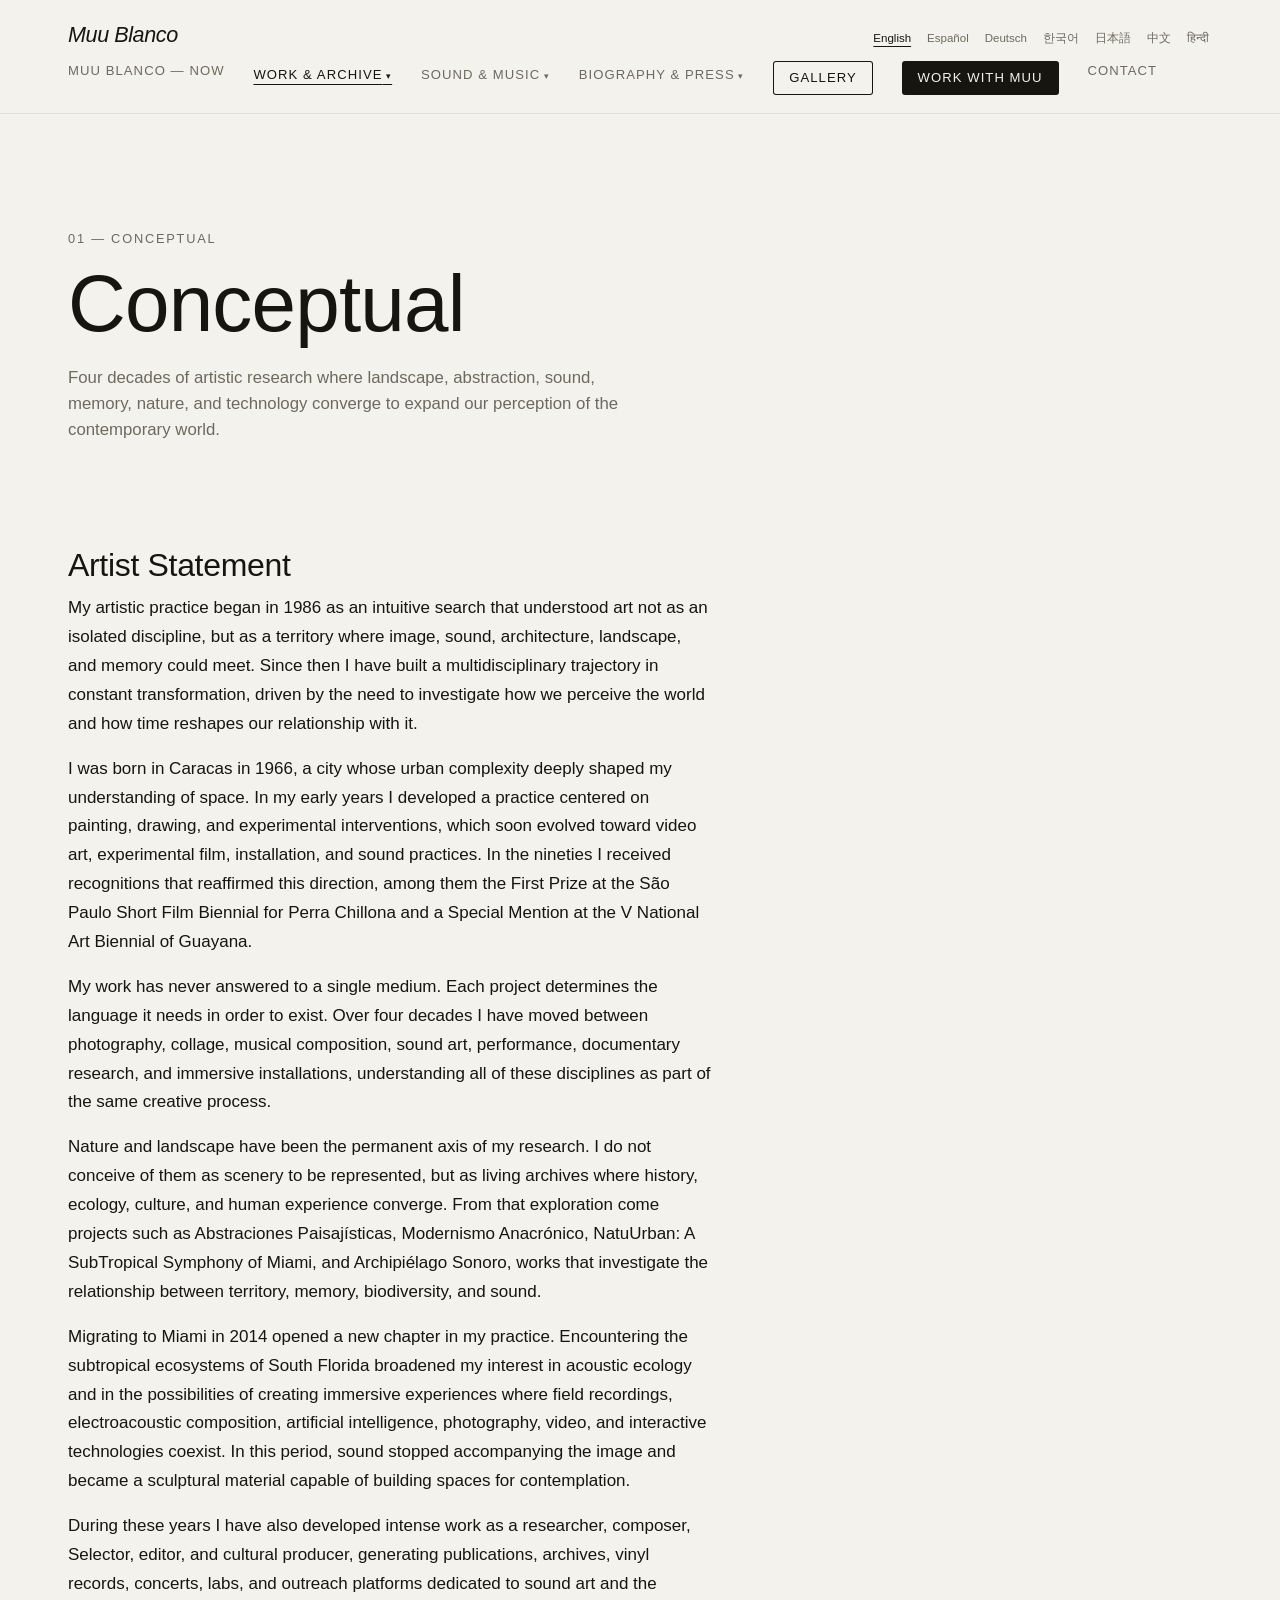
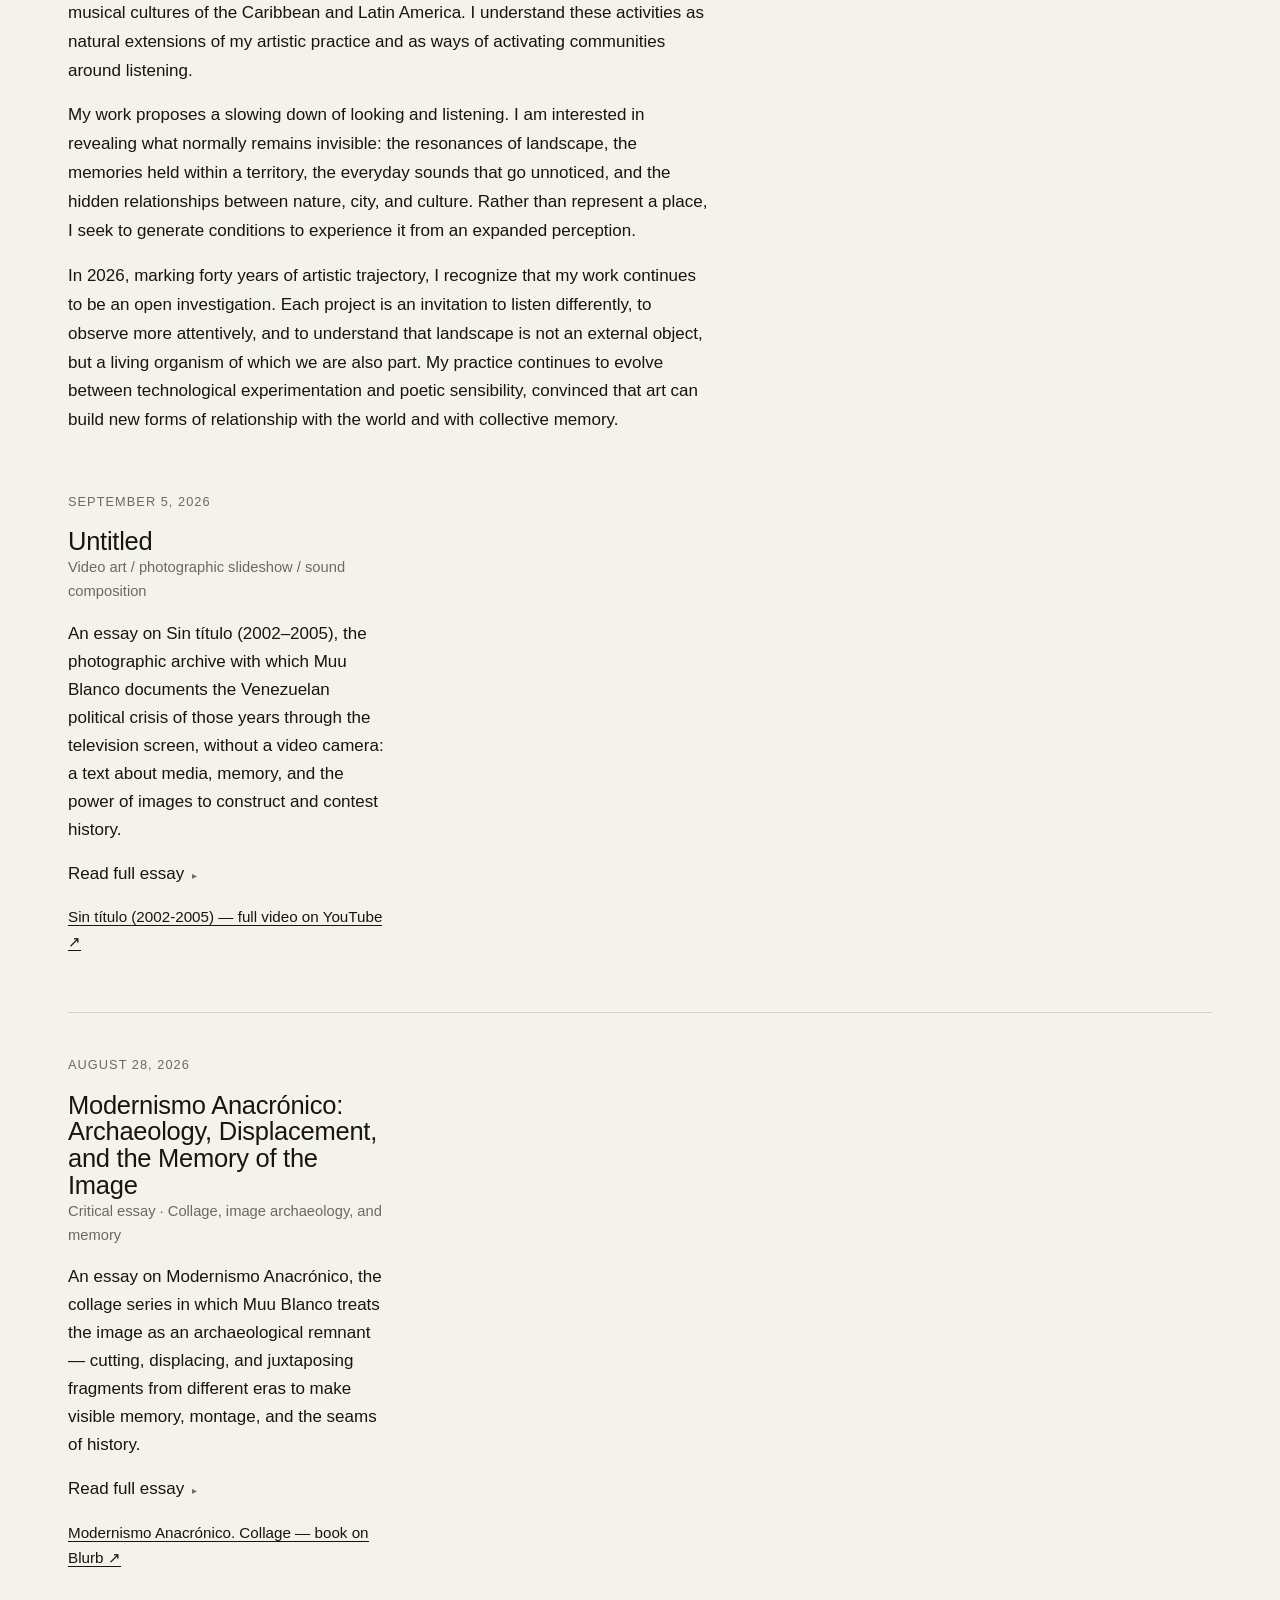
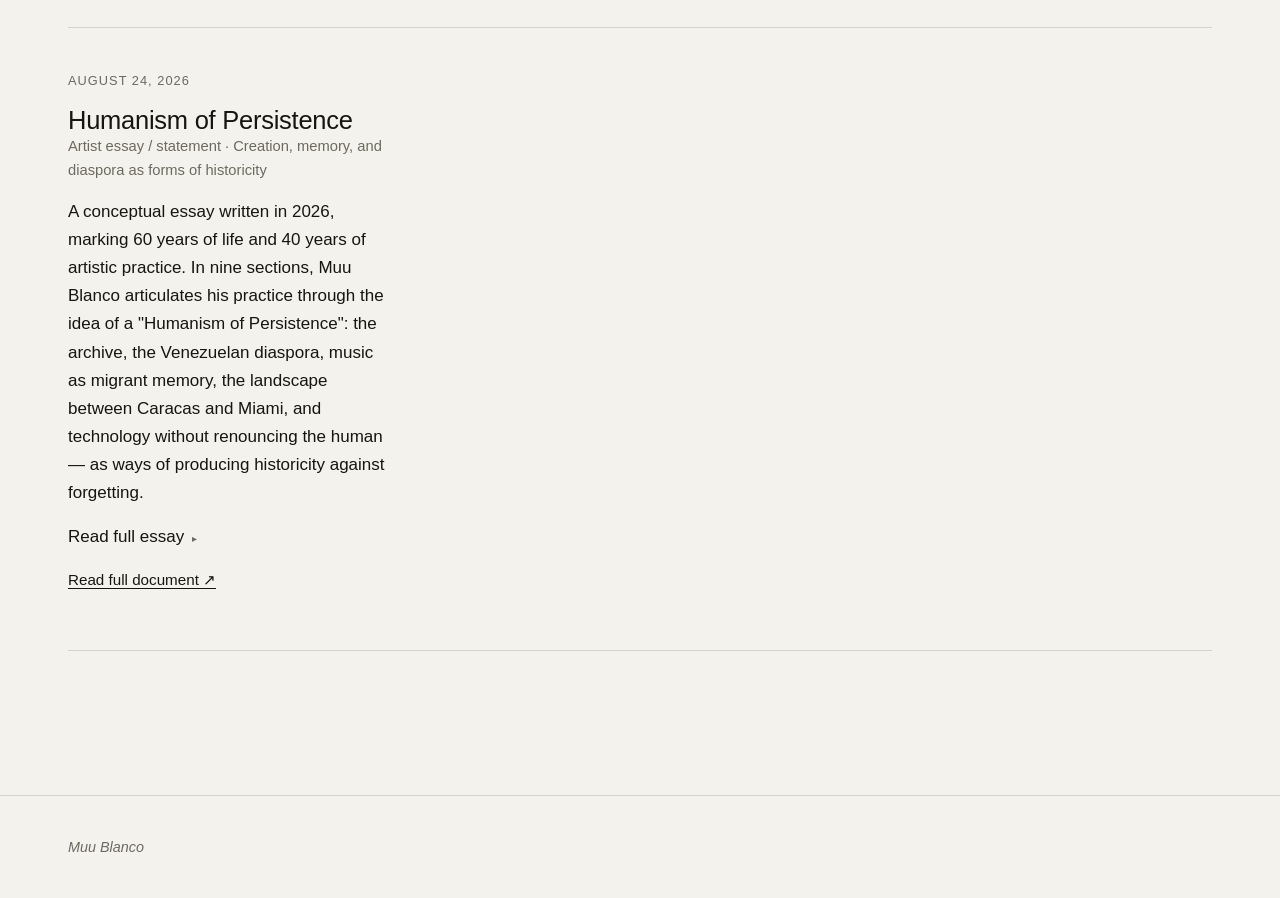
<file: conceptual.html>
<!DOCTYPE html>
<html lang="en">
<head>
<meta charset="UTF-8" />
<meta name="viewport" content="width=device-width, initial-scale=1.0" />
<title>Conceptual — Muu Blanco</title>
<link rel="canonical" href="https://muublanco.com/conceptual.html" />
<meta name="description" content="Arte conceptual de Muu Blanco: proyectos, instalaciones y textos curatoriales desarrollados entre Caracas y Miami." />
<link rel="stylesheet" href="css/styles.css" />
</head>
<body>
<header class="site-header">
<div class="site-header__inner">
<a href="index.html" class="brand"><em>Muu Blanco</em></a>
<div class="lang-switch" id="langSwitch"></div>
<button class="nav-toggle" id="navToggle" aria-label="Menu" aria-expanded="false" data-i18n="common.menu">Menu</button>
<nav class="site-nav" id="siteNav">
<a href="index.html#ahora" data-i18n="common.nav.ahora">Muu Blanco — Ahora</a>
<div class="nav-group">
<button type="button" class="nav-group__trigger is-active" aria-expanded="false" data-i18n="common.nav.group.obra">Obra &amp; Archivo</button>
<div class="nav-group__menu">
<a href="conceptual.html" aria-current="page" data-i18n="common.nav.conceptual">Conceptual</a>
<a href="proyectos.html" data-i18n="common.nav.proyectos">Proyectos</a>
<a href="selected-works.html" data-i18n="common.nav.selectedworks">Selected Works</a>
<a href="exposiciones.html" data-i18n="common.nav.exposiciones">Catálogos Exposiciones</a>
</div>
</div>
<div class="nav-group">
<button type="button" class="nav-group__trigger" aria-expanded="false" data-i18n="common.nav.group.musica">Música &amp; Sonido</button>
<div class="nav-group__menu">
<a href="dr-musica.html" data-i18n="common.nav.drmusica">DR.MUU RECORDS</a>
<a href="practicas-publicas.html" data-i18n="common.nav.practicas">Prácticas Públicas</a>
</div>
</div>
<div class="nav-group">
<button type="button" class="nav-group__trigger" aria-expanded="false" data-i18n="common.nav.group.bio">Biografía &amp; Prensa</button>
<div class="nav-group__menu">
<a href="about.html" data-i18n="common.nav.about">About</a>
<a href="cv.html" data-i18n="common.nav.cv">CV</a>
<a href="prensa.html" data-i18n="common.nav.prensa">Prensa</a>
</div>
</div>
<a href="store.html" class="nav-cta nav-cta--outline" data-i18n="common.nav.galeria">Galería</a>
<a href="work-with-muu.html" class="nav-cta" data-i18n="common.nav.workwithmuu">Work With Muu</a>
<a href="contacto.html" data-i18n="common.nav.contacto">Contacto</a>
</nav>
</div>
</header>

<main>
<div class="page-head">
<p class="eyebrow" data-i18n="conceptual.eyebrow">01 — Conceptual</p>
<h1 data-i18n="common.nav.conceptual">Conceptual</h1>
<p data-i18n="conceptual.lead">Cuatro décadas de investigación artística donde paisaje, abstracción, sonido, memoria, naturaleza y tecnología convergen para expandir nuestra percepción del mundo contemporáneo.</p>
</div>

<div class="page-body">
<div class="prose" style="margin-bottom:3.5rem;">
<h2 class="display" style="font-size:clamp(1.4rem,3.5vw,2rem);" data-i18n="conceptual.statementTitle">Declaración de Artista</h2>
<p data-i18n="conceptual.statement.p1">Mi práctica artística comenzó en 1986 como una búsqueda intuitiva que entendía el arte no como una disciplina aislada, sino como un territorio donde podían encontrarse la imagen, el sonido, la arquitectura, el paisaje y la memoria. Desde entonces he construido una trayectoria multidisciplinaria en constante transformación, impulsada por la necesidad de investigar cómo percibimos el mundo y cómo el tiempo modifica nuestra relación con él.</p>
<p data-i18n="conceptual.statement.p2">Nací en Caracas en 1966, una ciudad cuya complejidad urbana marcó profundamente mi manera de entender el espacio. Durante mis primeros años desarrollé una investigación centrada en la pintura, el dibujo y las intervenciones experimentales, que pronto evolucionó hacia el videoarte, el cine experimental, la instalación y las prácticas sonoras. En los años noventa recibí reconocimientos que reafirmaron esta dirección, entre ellos el Primer Premio de la Bienal de Cortometrajes de São Paulo por Perra Chillona y una Mención Especial en la V Bienal Nacional de Arte de Guayana.</p>
<p data-i18n="conceptual.statement.p3">Mi trabajo nunca ha respondido a un solo medio. Cada proyecto determina el lenguaje que necesita para existir. A lo largo de cuatro décadas he transitado entre la fotografía, el collage, la composición musical, el arte sonoro, la performance, la investigación documental y las instalaciones inmersivas, entendiendo todas estas disciplinas como parte de un mismo proceso creativo.</p>
<p data-i18n="conceptual.statement.p4">La naturaleza y el paisaje han sido el eje permanente de mi investigación. No los concibo como escenarios para ser representados, sino como archivos vivos donde convergen la historia, la ecología, la cultura y la experiencia humana. De esa exploración nacen proyectos como Abstraciones Paisajísticas, Modernismo Anacrónico, NatuUrban: Una Sinfonía SubTropical de Miami y Archipiélago Sonoro, obras que investigan la relación entre territorio, memoria, biodiversidad y sonido.</p>
<p data-i18n="conceptual.statement.p5">La migración a Miami en 2014 abrió un nuevo capítulo en mi práctica. El encuentro con los ecosistemas subtropicales del sur de Florida amplió mi interés por la ecología acústica y por las posibilidades de crear experiencias inmersivas donde conviven grabaciones de campo, composición electroacústica, inteligencia artificial, fotografía, video y tecnologías interactivas. En este período el sonido dejó de acompañar la imagen para convertirse en una materia escultórica capaz de construir espacios de contemplación.</p>
<p data-i18n="conceptual.statement.p6">Durante estos años también he desarrollado una intensa labor como investigador, compositor, Selector, editor y productor cultural, generando publicaciones, archivos, discos de vinilo, conciertos, laboratorios y plataformas de difusión dedicadas al arte sonoro y a las culturas musicales del Caribe y América Latina. Entiendo estas actividades como extensiones naturales de mi práctica artística y como formas de activar comunidades alrededor de la escucha.</p>
<p data-i18n="conceptual.statement.p7">Mi obra propone una desaceleración de la mirada y del oído. Me interesa revelar aquello que normalmente permanece invisible: las resonancias del paisaje, las memorias contenidas en un territorio, los sonidos cotidianos que pasan inadvertidos y las relaciones ocultas entre naturaleza, ciudad y cultura. Más que representar un lugar, busco generar condiciones para experimentarlo desde una percepción expandida.</p>
<p data-i18n="conceptual.statement.p8">En 2026, al cumplirse cuarenta años de trayectoria artística, reconozco que mi trabajo continúa siendo una investigación abierta. Cada proyecto es una invitación a escuchar de otra manera, a observar con mayor atención y a comprender que el paisaje no es un objeto externo, sino un organismo vivo del cual también formamos parte. Mi práctica sigue evolucionando entre la experimentación tecnológica y la sensibilidad poética, convencido de que el arte puede construir nuevas formas de relación con el mundo y con la memoria colectiva.</p>
</div>

<div id="bibliography">
<p class="muted" data-i18n="conceptual.loading">Cargando bibliografía…</p>
</div>
</div>
</main>

<footer class="site-footer">
<div class="site-footer__inner">
<span><em>Muu Blanco</em></span>
</div>
</footer>

<script src="js/i18n.js"></script>
<script src="js/main.js"></script>
<script>
(function () {
  const root = document.querySelector("#bibliography");
  if (!root) return;
  const esc = (s) => (s || "").toString().replace(/[&<>"']/g, (c) => ({ "&": "&amp;", "<": "&lt;", ">": "&gt;", '"': "&quot;", "'": "&#39;" }[c])).replace(/&lt;br&gt;/g, "<br>").replace(/&lt;strong&gt;/g, "<strong>").replace(/&lt;\/strong&gt;/g, "</strong>");
  const driveImg = (id, w = 1200) => `https://lh3.googleusercontent.com/d/${id}=w${w}`;
  const driveView = (id) => `https://drive.google.com/file/d/${id}/view`;
  const MONTHS = {
    es: ["enero","febrero","marzo","abril","mayo","junio","julio","agosto","septiembre","octubre","noviembre","diciembre"],
    en: ["January","February","March","April","May","June","July","August","September","October","November","December"],
    de: ["Januar","Februar","März","April","Mai","Juni","Juli","August","September","Oktober","November","Dezember"],
    hi: ["जनवरी","फ़रवरी","मार्च","अप्रैल","मई","जून","जुलाई","अगस्त","सितंबर","अक्टूबर","नवंबर","दिसंबर"]
  };
  const readLink = { es: "Leer documento completo ↗", en: "Read full document ↗", de: "Vollständiges Dokument lesen ↗", ko: "전체 문서 읽기 ↗", ja: "全文を読む ↗", zh: "阅读完整文档 ↗", hi: "पूरा दस्तावेज़ पढ़ें ↗" };
  const readEssay = { es: "Leer ensayo completo", en: "Read full essay", de: "Vollständigen Essay lesen", ko: "전체 에세이 읽기", ja: "エッセイ全文を読む", zh: "阅读全文", hi: "पूरा निबंध पढ़ें" };
  const emptyMsg = { es: "Aún no hay textos publicados.", en: "No texts published yet.", de: "Es sind noch keine Texte veröffentlicht.", ko: "아직 게시된 텍스트가 없습니다.", ja: "まだ公開されたテキストはありません。", zh: "暂无已发布的文本。", hi: "अभी तक कोई पाठ प्रकाशित नहीं हुआ है।" };
  const errMsg = { es: "No se pudo cargar la bibliografía.", en: "Could not load the bibliography.", de: "Die Bibliografie konnte nicht geladen werden.", ko: "참고 문헌을 불러올 수 없습니다.", ja: "参考文献を読み込めませんでした。", zh: "无法加载文献。", hi: "ग्रंथ सूची लोड नहीं की जा सकी।" };

  const longDate = (iso, lang) => {
    const [y, m, d] = iso.split("-").map(Number);
    if (lang === "ko") return `${y}년 ${m}월 ${d}일`;
    if (lang === "ja") return `${y}年${m}月${d}日`;
    if (lang === "zh") return `${y}年${m}月${d}日`;
    if (lang === "hi") return `${d} ${MONTHS.hi[m - 1]} ${y}`;
    if (lang === "en") return `${MONTHS.en[m - 1]} ${d}, ${y}`;
    if (lang === "de") return `${d}. ${MONTHS.de[m - 1]} ${y}`;
    return `${d} de ${MONTHS.es[m - 1]} de ${y}`;
  };
  const pick = (field, lang) => (field && (field[lang] || field.es)) || "";

  let ENTRIES = null;

  function render() {
    if (!ENTRIES) return;
    const lang = (window.i18n && window.i18n.getLang()) || "es";
    if (!ENTRIES.length) { root.innerHTML = `<p class="muted">${emptyMsg[lang]}</p>`; return; }
    const sorted = [...ENTRIES].sort((a, b) => (b.date || "").localeCompare(a.date || ""));
    root.innerHTML = sorted.map((e) => `
      <article class="biblio-entry">
        ${e.imageId ? `<div class="biblio-entry__img"><img src="${driveImg(e.imageId, 900)}" alt="${esc(pick(e.title, lang))}" loading="lazy" referrerpolicy="no-referrer"></div>` : ""}
        <div class="biblio-entry__body">
          <p class="biblio-entry__date">${longDate(e.date, lang)}</p>
          <h2 class="display">${esc(pick(e.title, lang))}</h2>
          ${e.medium ? `<p class="biblio-entry__medium">${esc(pick(e.medium, lang))}</p>` : ""}
          <p>${esc(pick(e.summary, lang))}</p>
          ${e.body ? `
          <p class="video-toggle">${esc(readEssay[lang])}</p>
          <div class="video-toggle-content">
            ${e.body.map((p) => `<p>${esc(pick(p, lang))}</p>`).join("")}
            ${e.signature ? `<p class="biblio-entry__medium">${esc(pick(e.signature, lang))}</p>` : ""}
          </div>` : ""}
          ${e.pdfId ? `<p class="detail__link"><a href="${driveView(e.pdfId)}" target="_blank" rel="noopener">${readLink[lang]}</a></p>` : ""}
          ${e.link ? `<p class="detail__link"><a href="${e.link.url}" target="_blank" rel="noopener">${esc(pick(e.link.label, lang))}</a></p>` : ""}
        </div>
      </article>
    `).join("");
    initVideoToggles();
  }

  function initVideoToggles() {
    document.querySelectorAll(".video-toggle").forEach((h) => {
      const content = h.nextElementSibling;
      if (!content || !content.classList.contains("video-toggle-content")) return;
      h.querySelectorAll(".gallery-toggle__caret").forEach((el) => el.remove());
      const caret = document.createElement("span");
      caret.className = "gallery-toggle__caret";
      caret.textContent = "▸";
      h.appendChild(caret);
      content.classList.add("is-collapsed");
      h.setAttribute("role", "button");
      h.setAttribute("tabindex", "0");
      h.setAttribute("aria-expanded", "false");
      function toggle() {
        const willOpen = content.classList.contains("is-collapsed");
        content.classList.toggle("is-collapsed");
        h.classList.toggle("is-open", willOpen);
        h.setAttribute("aria-expanded", willOpen ? "true" : "false");
      }
      h.addEventListener("click", toggle);
      h.addEventListener("keydown", (e) => { if (e.key === "Enter" || e.key === " ") { e.preventDefault(); toggle(); } });
    });
  }

  fetch("data/conceptual.json", { cache: "no-store" })
    .then((r) => r.json())
    .then((entries) => { ENTRIES = entries; render(); })
    .catch(() => {
      const lang = (window.i18n && window.i18n.getLang()) || "es";
      root.innerHTML = `<p class="muted">${errMsg[lang]}</p>`;
    });

  document.addEventListener("langchange", render);
})();
</script>
<script data-goatcounter="https://muublanco.goatcounter.com/count" async src="//gc.zgo.at/count.js"></script>
</body>
</html>
</file>
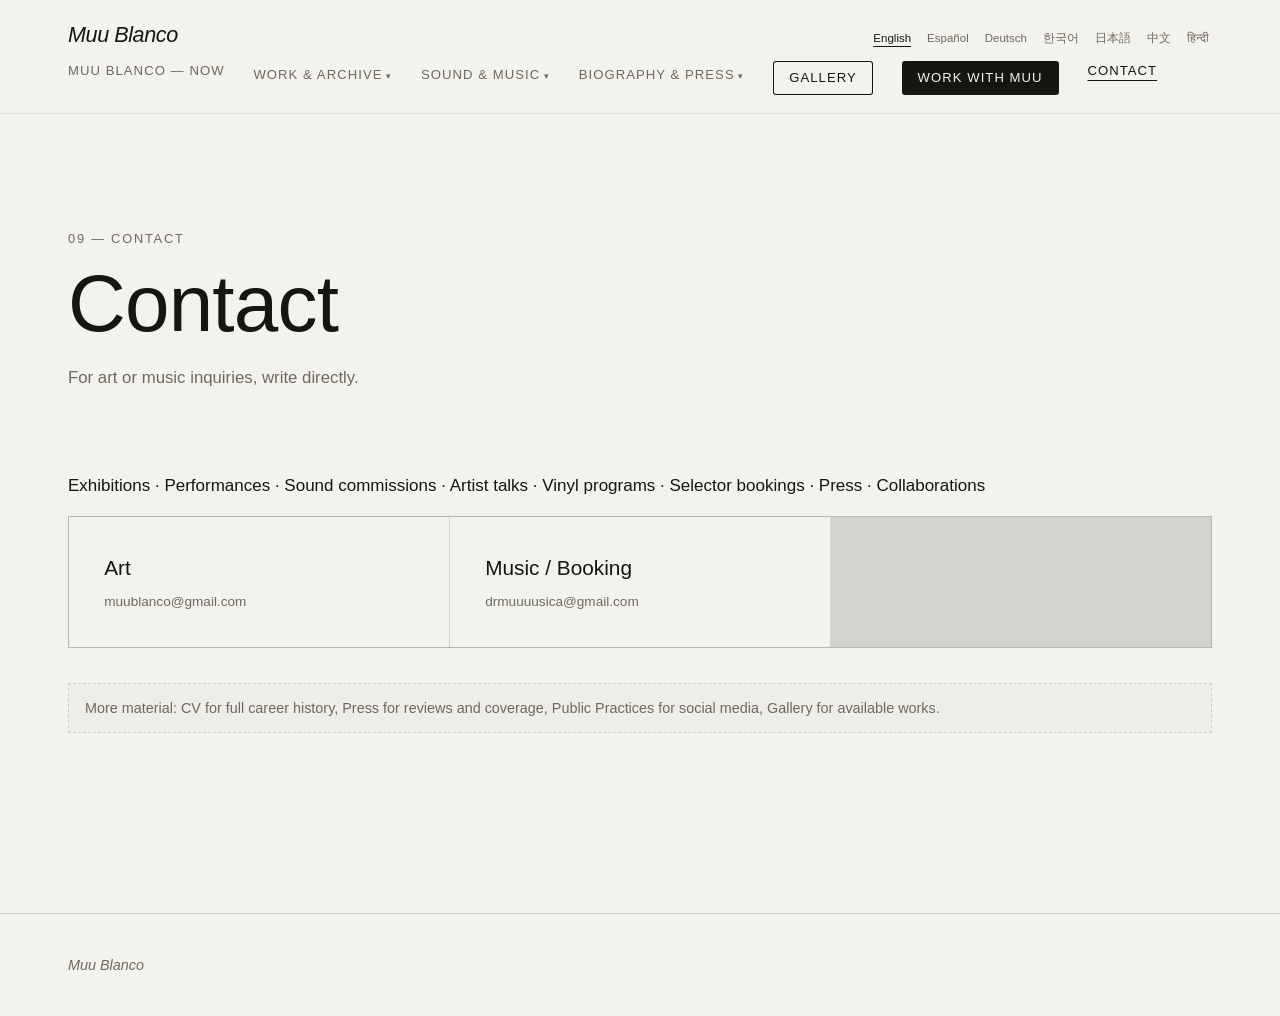
<file: contacto.html>
<!DOCTYPE html>
<html lang="en">
<head>
<meta charset="UTF-8" />
<meta name="viewport" content="width=device-width, initial-scale=1.0" />
<title>Contacto — Muu Blanco</title>
<link rel="canonical" href="https://muublanco.com/contacto.html" />
<meta name="description" content="Contacto con Muu Blanco para exposiciones, performances, comisiones sonoras site-specific y colaboraciones." />
<link rel="stylesheet" href="css/styles.css" />
</head>
<body>
<header class="site-header">
<div class="site-header__inner">
<a href="index.html" class="brand"><em>Muu Blanco</em></a>
<div class="lang-switch" id="langSwitch"></div>
<button class="nav-toggle" id="navToggle" aria-label="Menu" aria-expanded="false" data-i18n="common.menu">Menu</button>
<nav class="site-nav" id="siteNav">
<a href="index.html#ahora" data-i18n="common.nav.ahora">Muu Blanco — Ahora</a>
<div class="nav-group">
<button type="button" class="nav-group__trigger" aria-expanded="false" data-i18n="common.nav.group.obra">Obra &amp; Archivo</button>
<div class="nav-group__menu">
<a href="conceptual.html" data-i18n="common.nav.conceptual">Conceptual</a>
<a href="proyectos.html" data-i18n="common.nav.proyectos">Proyectos</a>
<a href="selected-works.html" data-i18n="common.nav.selectedworks">Selected Works</a>
<a href="exposiciones.html" data-i18n="common.nav.exposiciones">Catálogos Exposiciones</a>
</div>
</div>
<div class="nav-group">
<button type="button" class="nav-group__trigger" aria-expanded="false" data-i18n="common.nav.group.musica">Música &amp; Sonido</button>
<div class="nav-group__menu">
<a href="dr-musica.html" data-i18n="common.nav.drmusica">DR.MUU RECORDS</a>
<a href="practicas-publicas.html" data-i18n="common.nav.practicas">Prácticas Públicas</a>
</div>
</div>
<div class="nav-group">
<button type="button" class="nav-group__trigger" aria-expanded="false" data-i18n="common.nav.group.bio">Biografía &amp; Prensa</button>
<div class="nav-group__menu">
<a href="about.html" data-i18n="common.nav.about">About</a>
<a href="cv.html" data-i18n="common.nav.cv">CV</a>
<a href="prensa.html" data-i18n="common.nav.prensa">Prensa</a>
</div>
</div>
<a href="store.html" class="nav-cta nav-cta--outline" data-i18n="common.nav.galeria">Galería</a>
<a href="work-with-muu.html" class="nav-cta" data-i18n="common.nav.workwithmuu">Work With Muu</a>
<a href="contacto.html" aria-current="page" data-i18n="common.nav.contacto">Contacto</a>
</nav>
</div>
</header>

<main>
<div class="page-head">
<p class="eyebrow" data-i18n="contacto.eyebrow">09 — Contacto</p>
<h1 data-i18n="common.nav.contacto">Contacto</h1>
<p data-i18n="contacto.lead">Para curadores, galerías, prensa y coleccionistas. Escribe directamente según el motivo de tu consulta.</p>
</div>

<div class="page-body">
<p class="lead-strong" data-i18n="contacto.categories">Exhibitions · Performances · Sound commissions · Artist talks · Vinyl programs · Selector bookings · Press · Collaborations</p>

<div class="social-grid">
<a class="social-card" href="mailto:muublanco@gmail.com?subject=Consulta" target="_blank" rel="noopener">
<span class="social-card__label" data-i18n="contacto.arte.label">Arte</span>
<span class="social-card__handle">muublanco@gmail.com</span>
</a>
<a class="social-card" href="mailto:drmuuuusica@gmail.com?subject=Consulta%20de%20musica" target="_blank" rel="noopener">
<span class="social-card__label" data-i18n="contacto.music.label">Música</span>
<span class="social-card__handle">drmuuuusica@gmail.com</span>
</a>
</div>

<p class="artfair-note" style="margin-top:2.2rem;" data-i18n="contacto.note">Más material: <a href="cv.html">CV</a> para trayectoria completa, <a href="prensa.html">Prensa</a> para reseñas y cobertura, <a href="practicas-publicas.html">Prácticas Públicas</a> para redes sociales, <a href="store.html">Galería</a> para obra disponible.</p>
</div>
</main>

<footer class="site-footer">
<div class="site-footer__inner">
<span><em>Muu Blanco</em></span>
</div>
</footer>
<script src="js/i18n.js"></script>
<script src="js/main.js"></script>
<script data-goatcounter="https://muublanco.goatcounter.com/count" async src="//gc.zgo.at/count.js"></script>
</body>
</html>
</file>
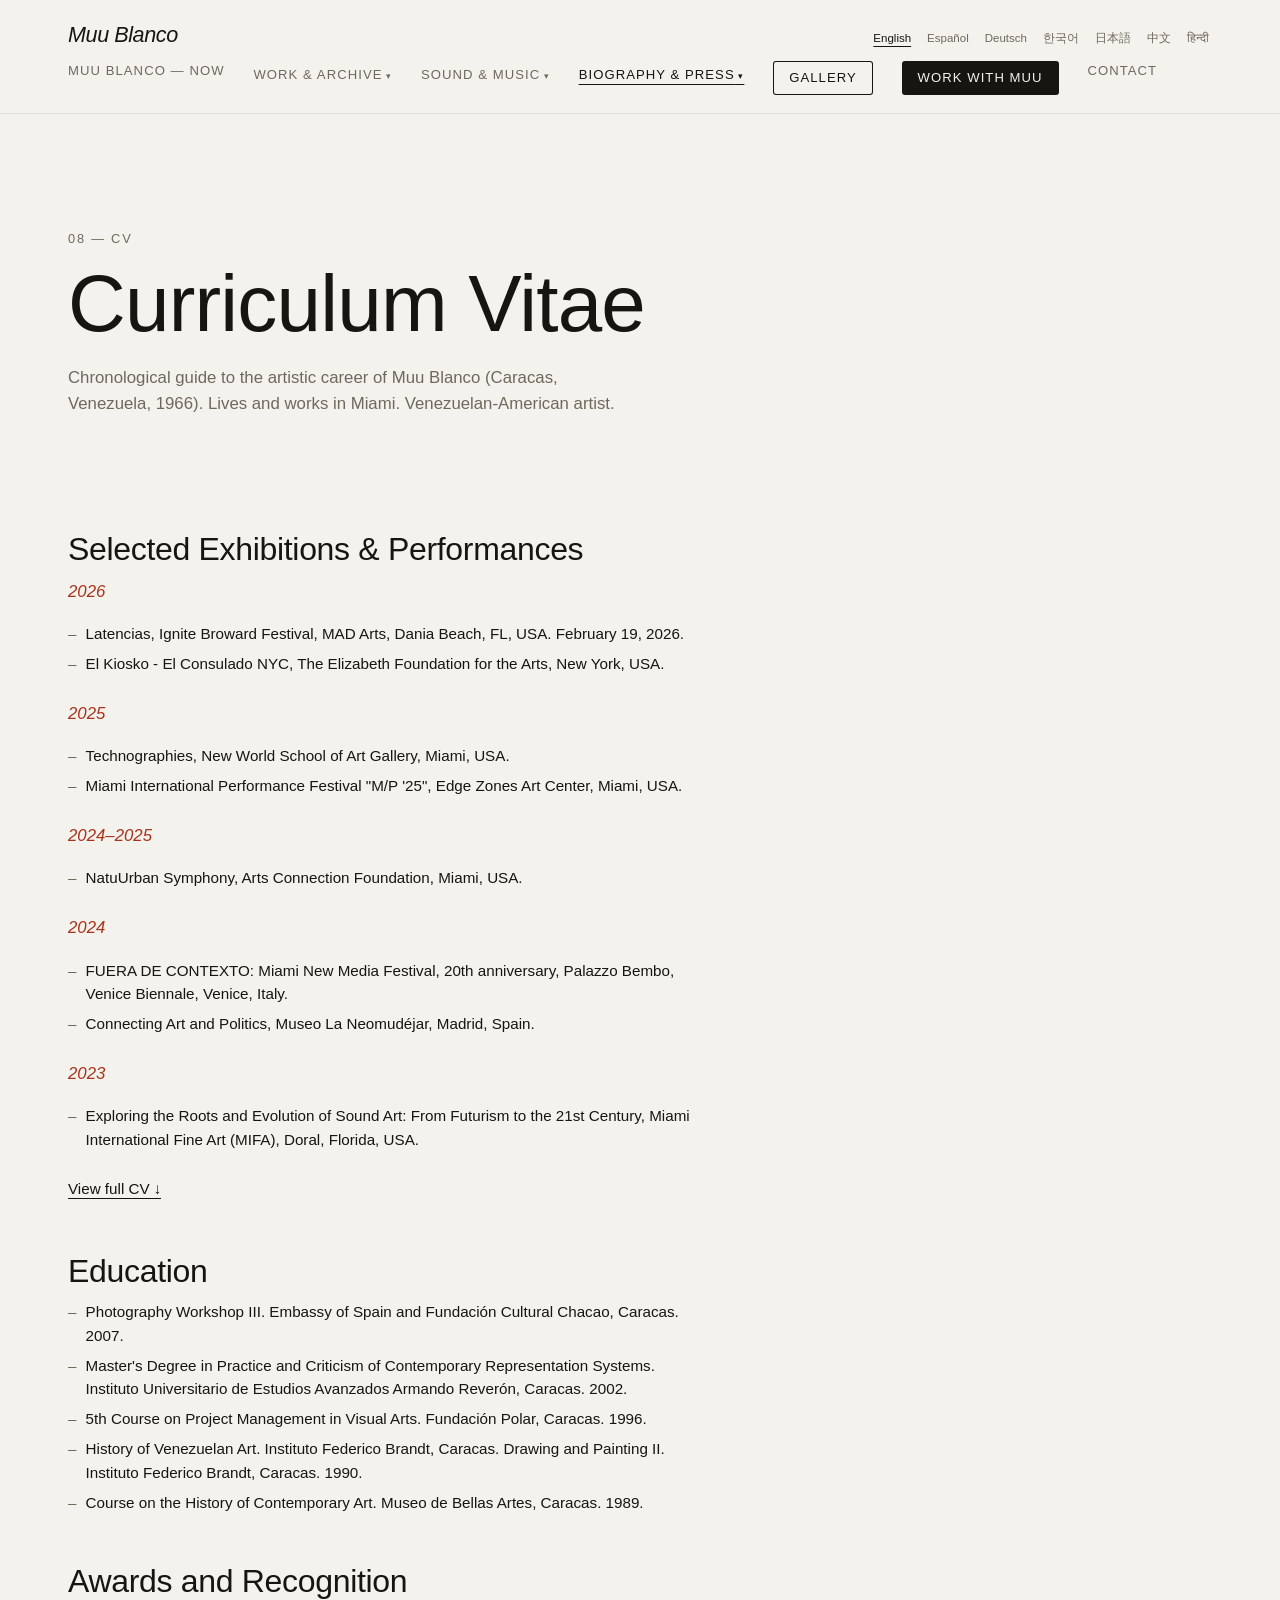
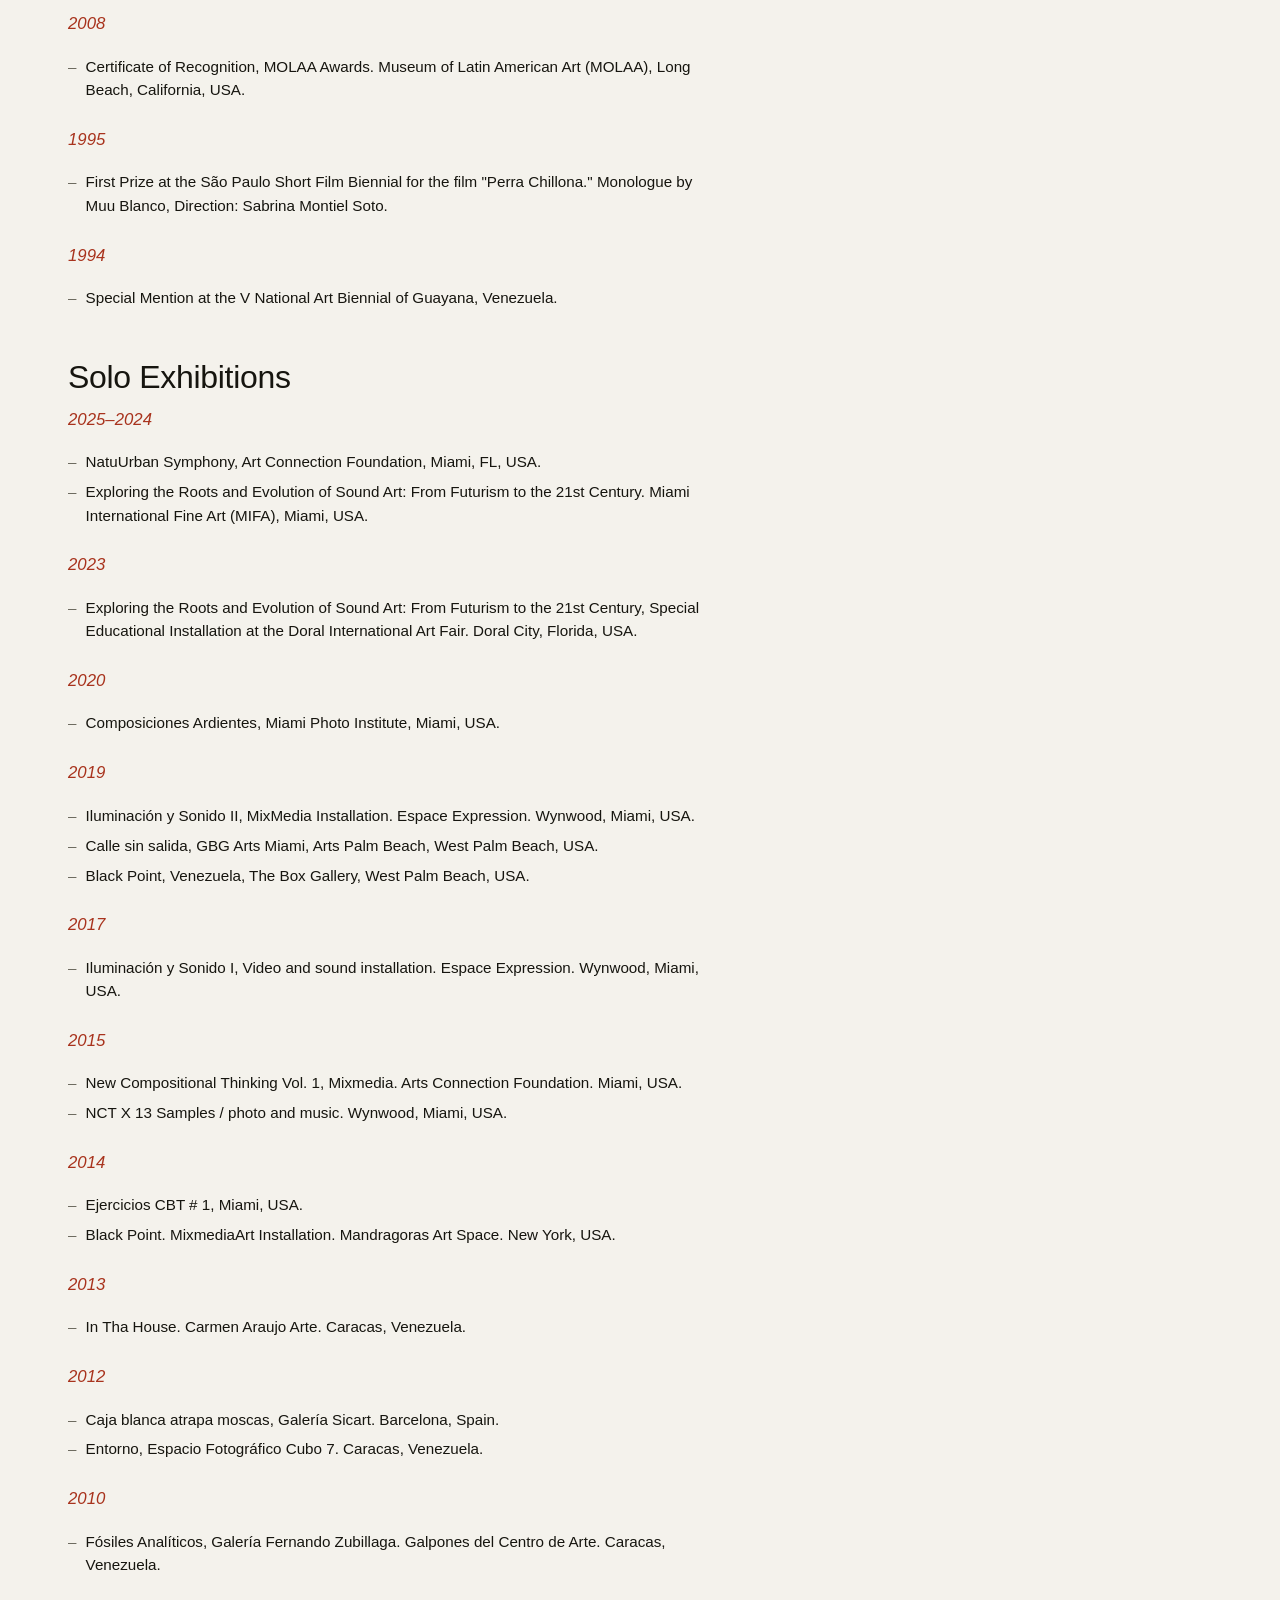
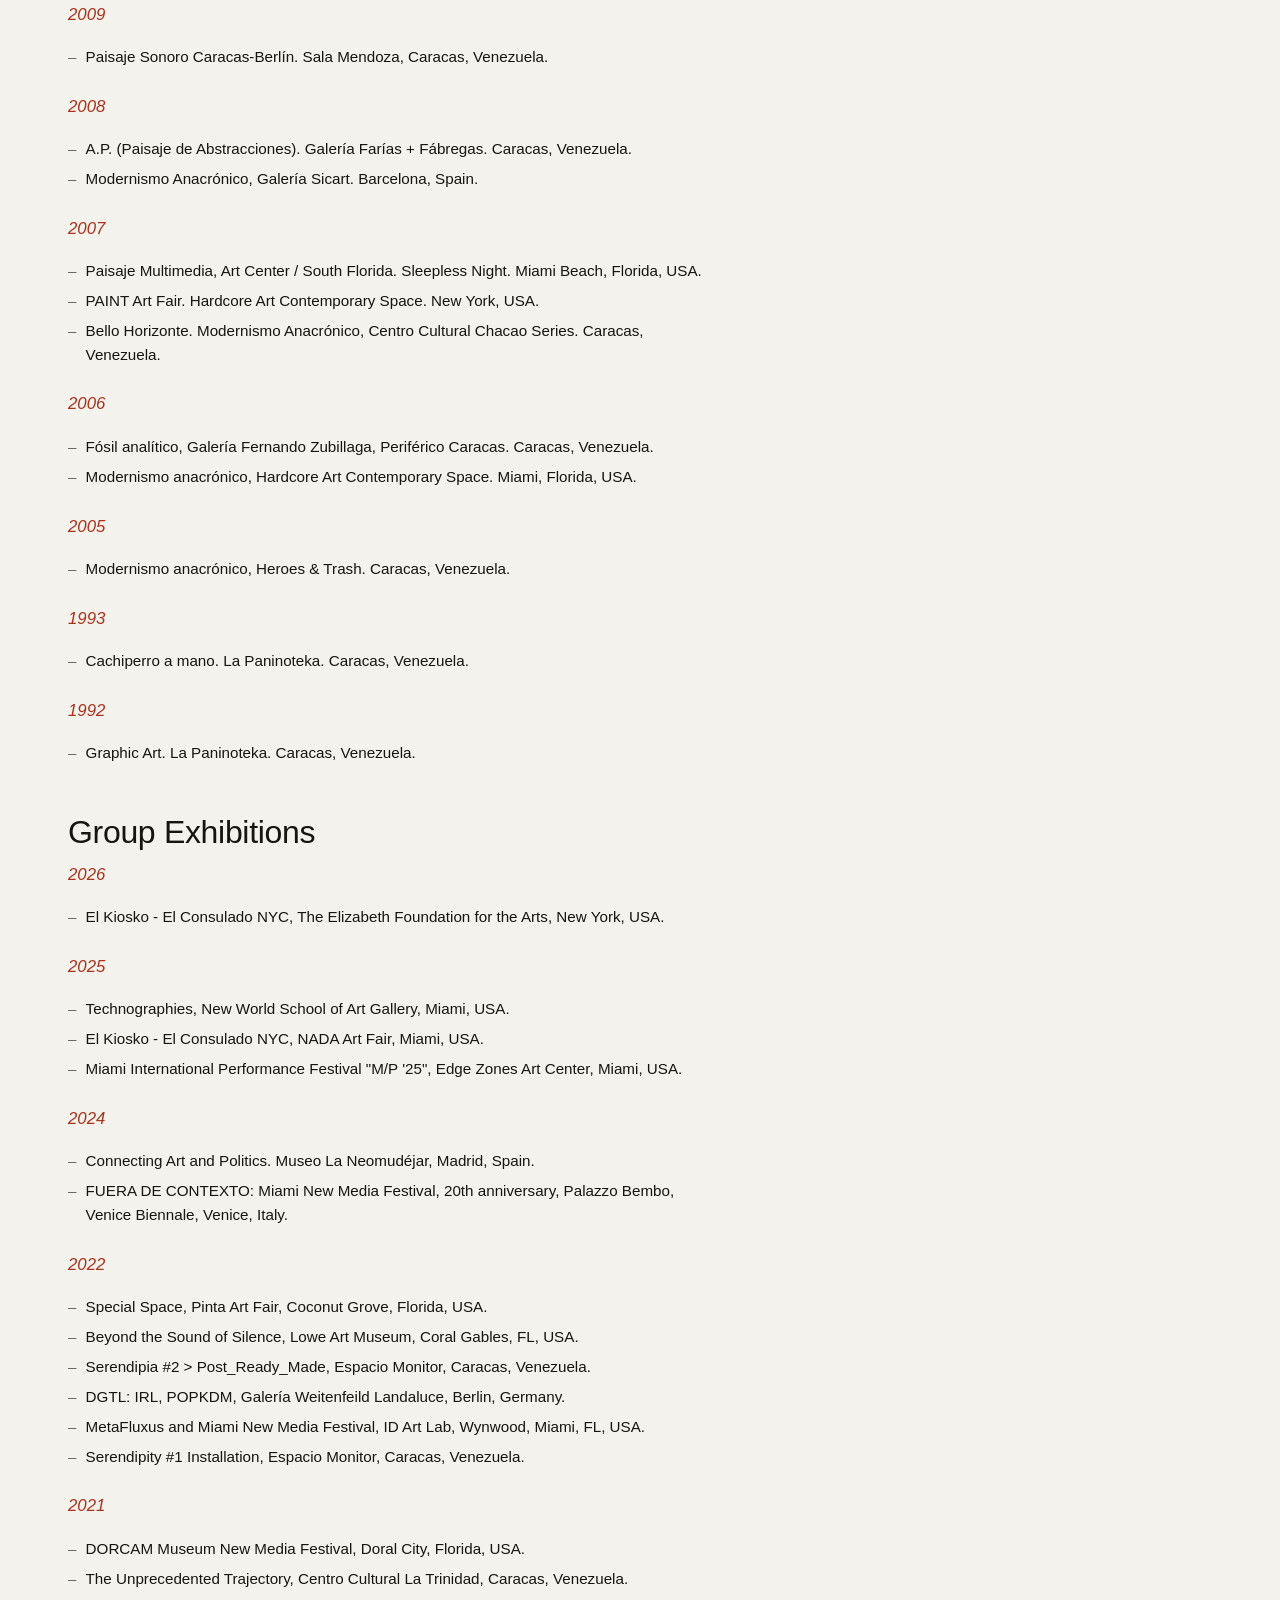
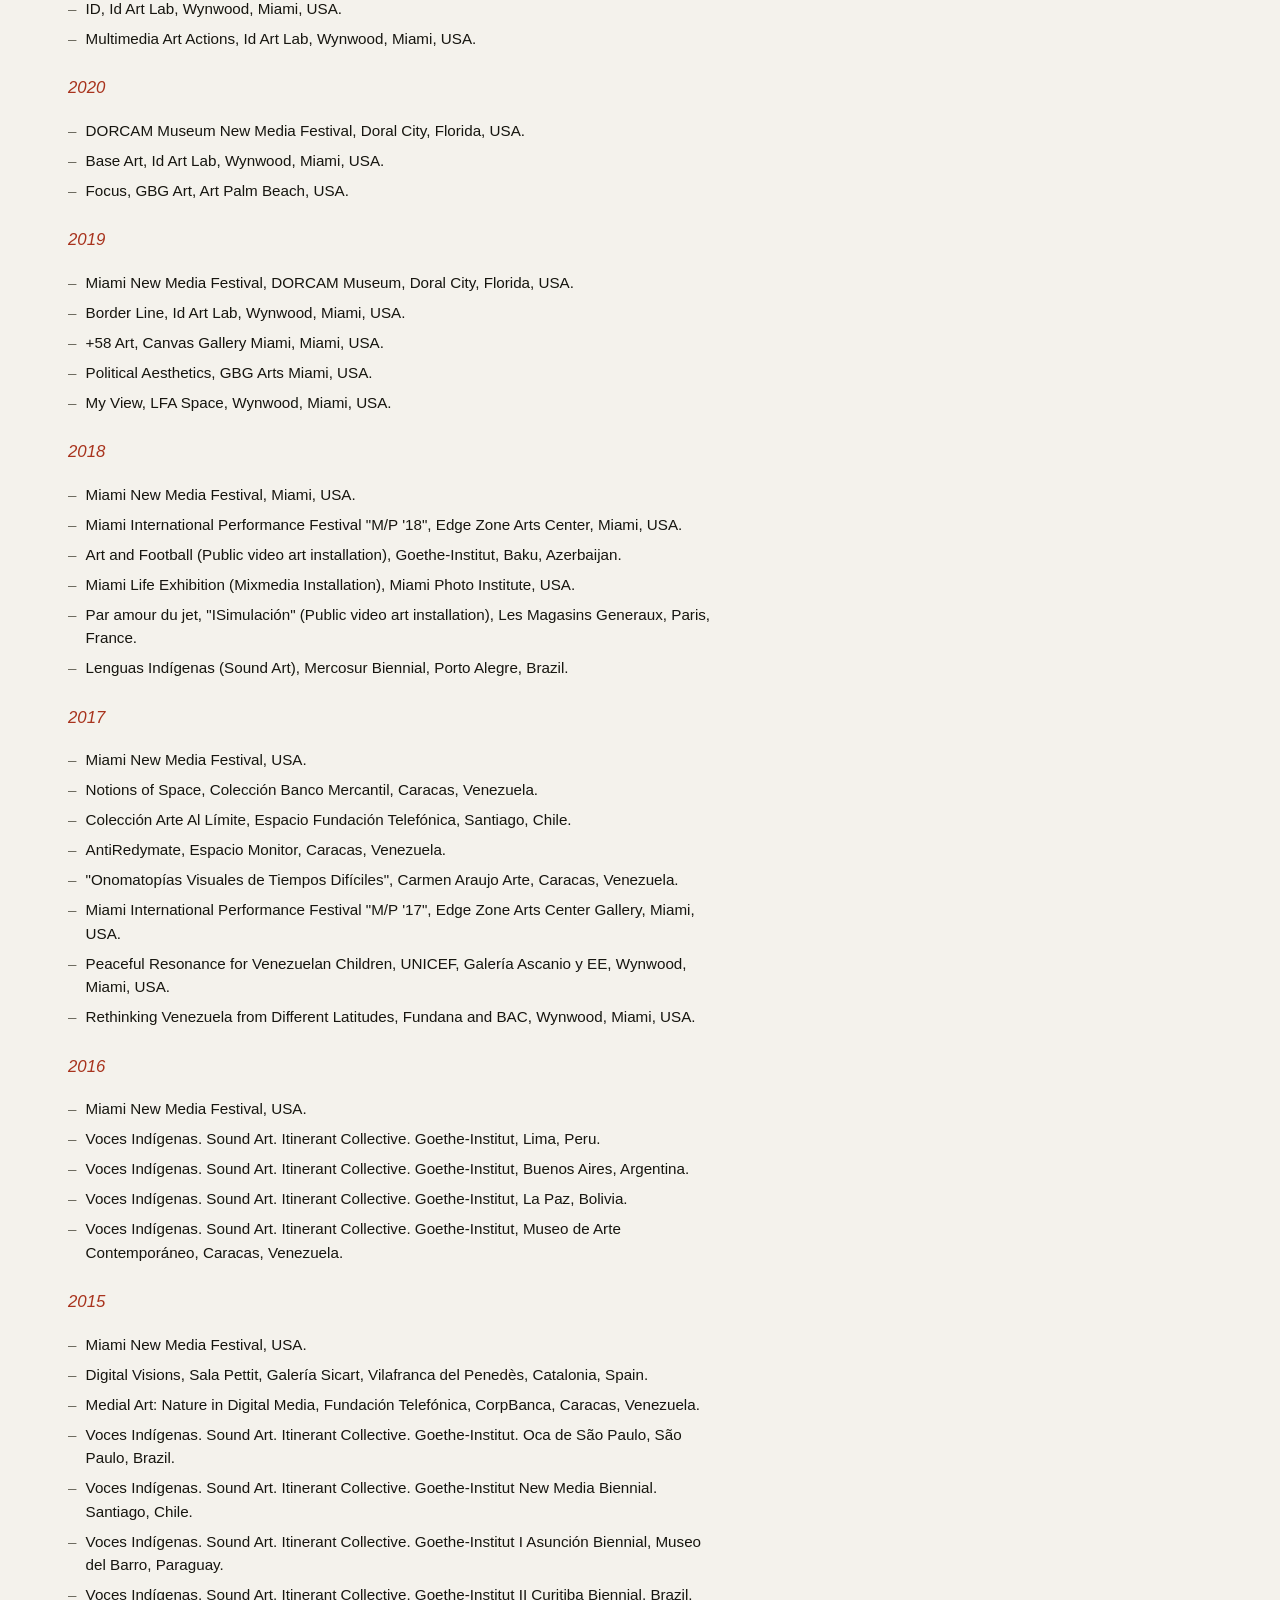
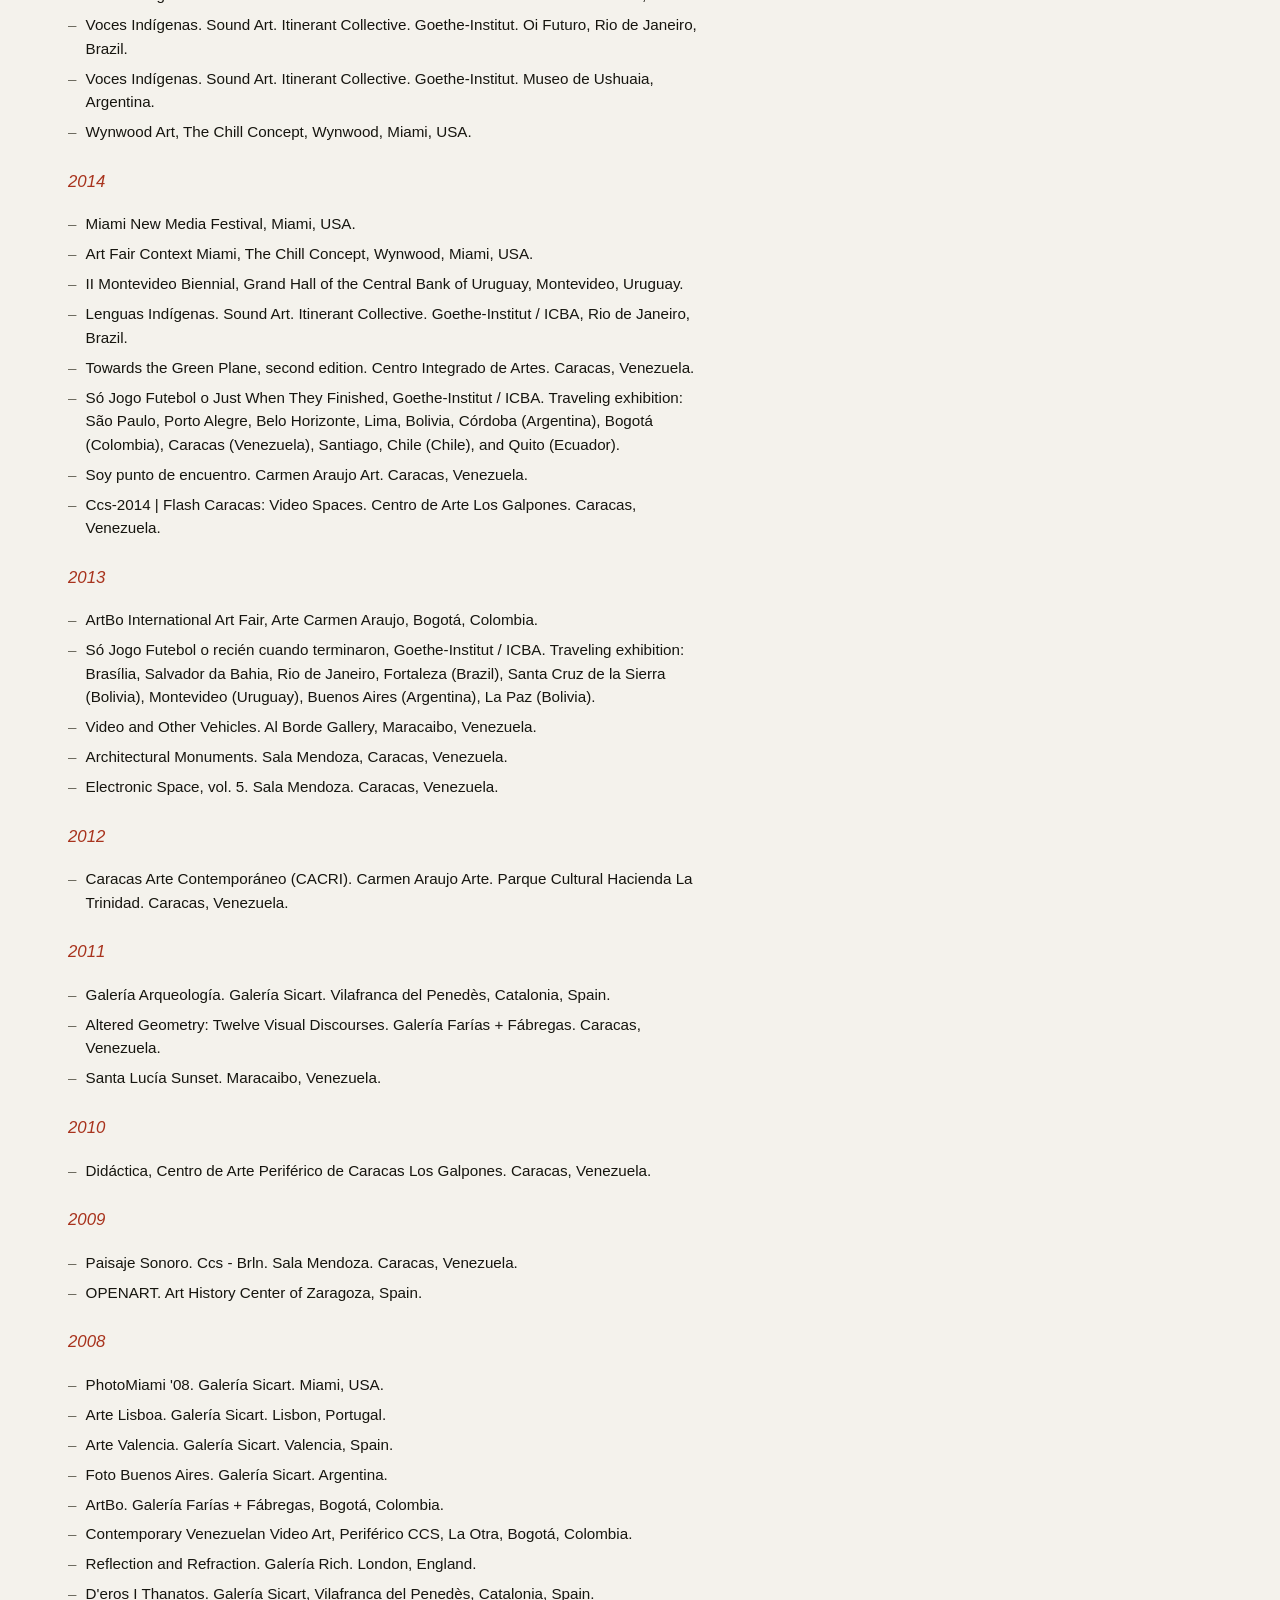
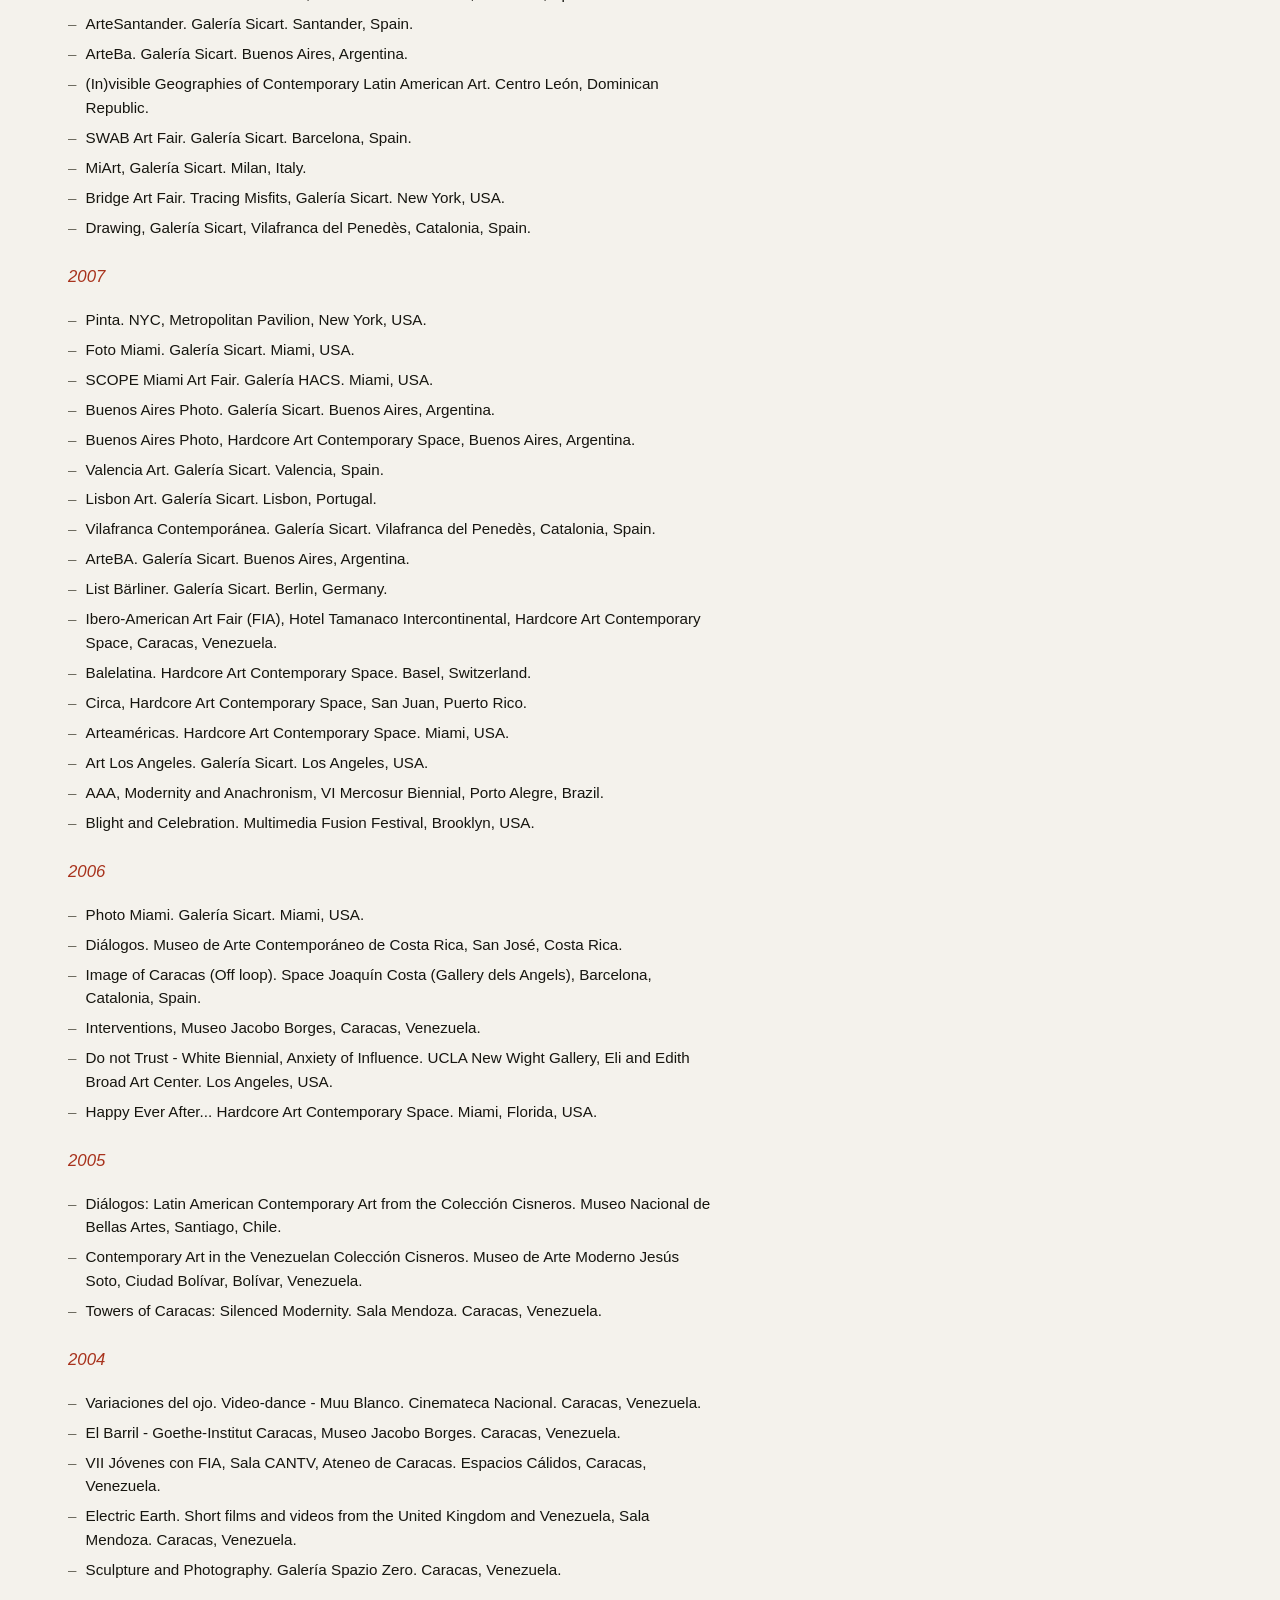
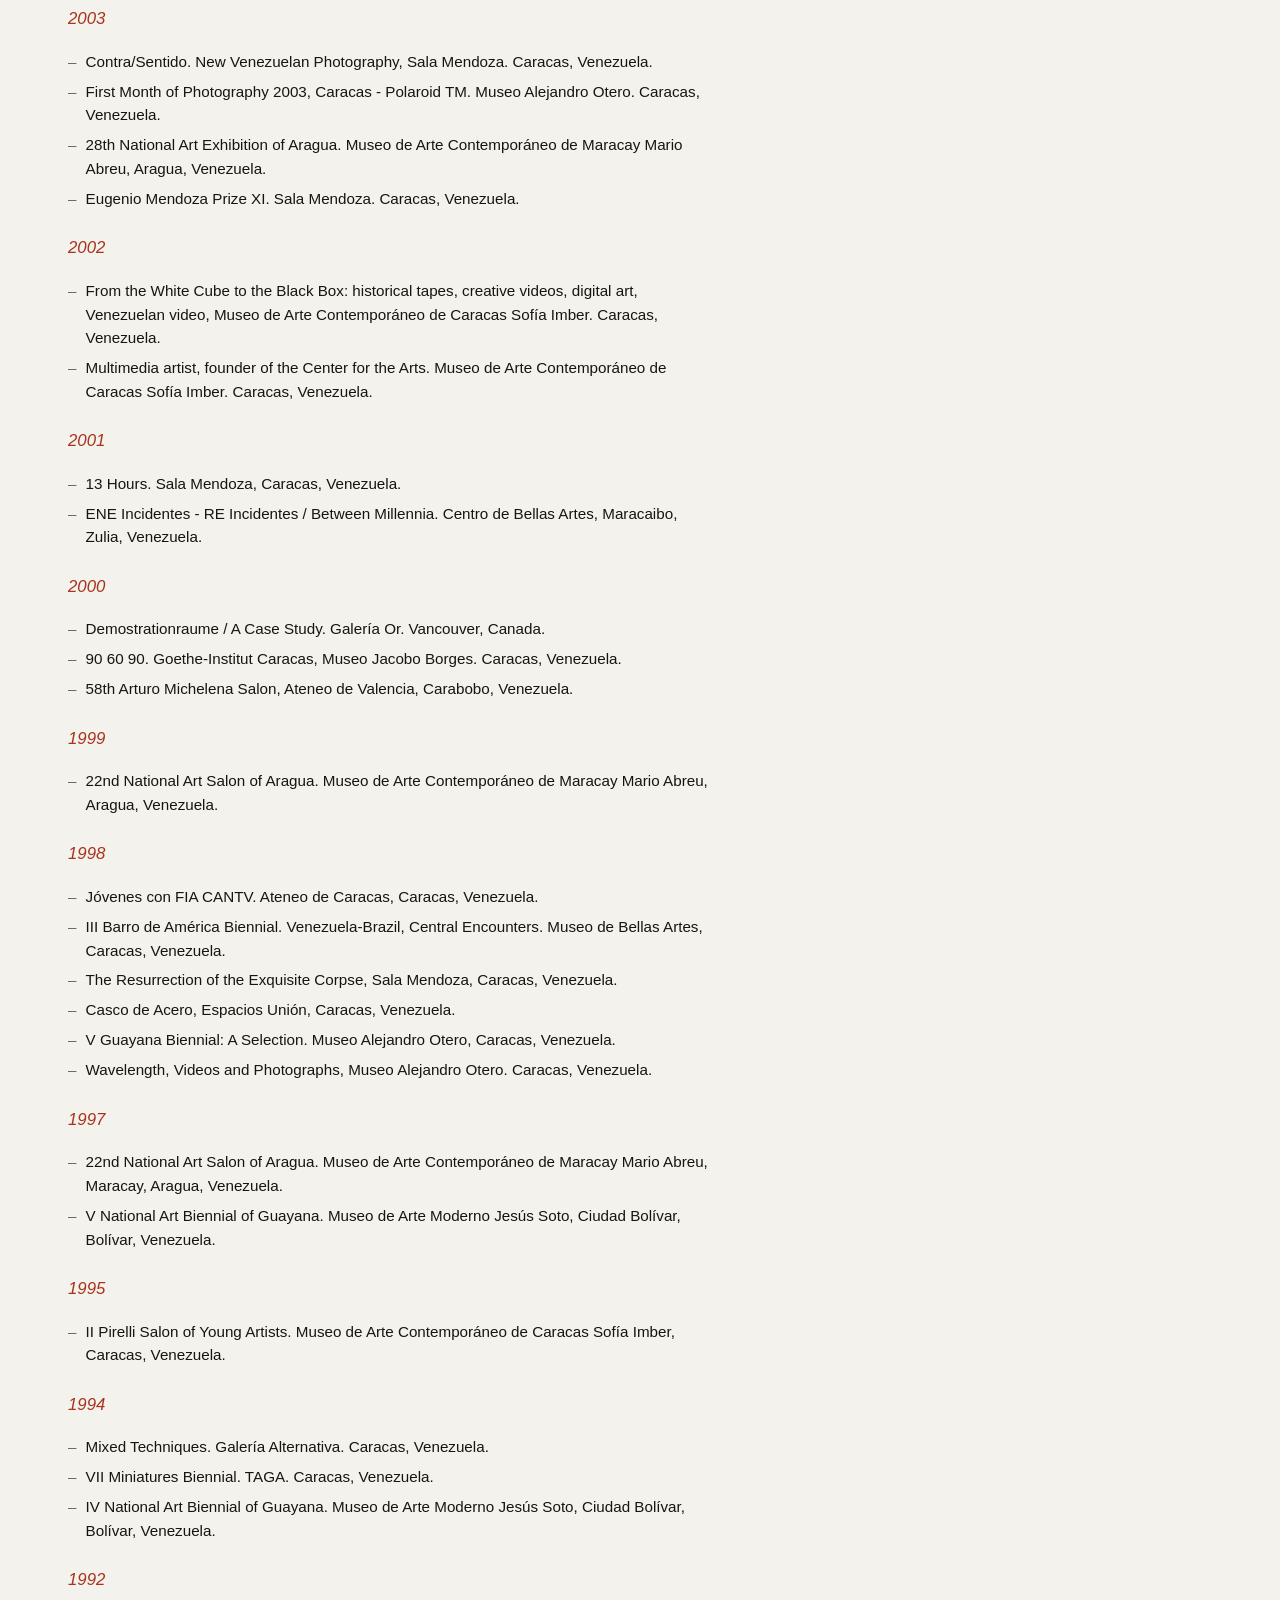
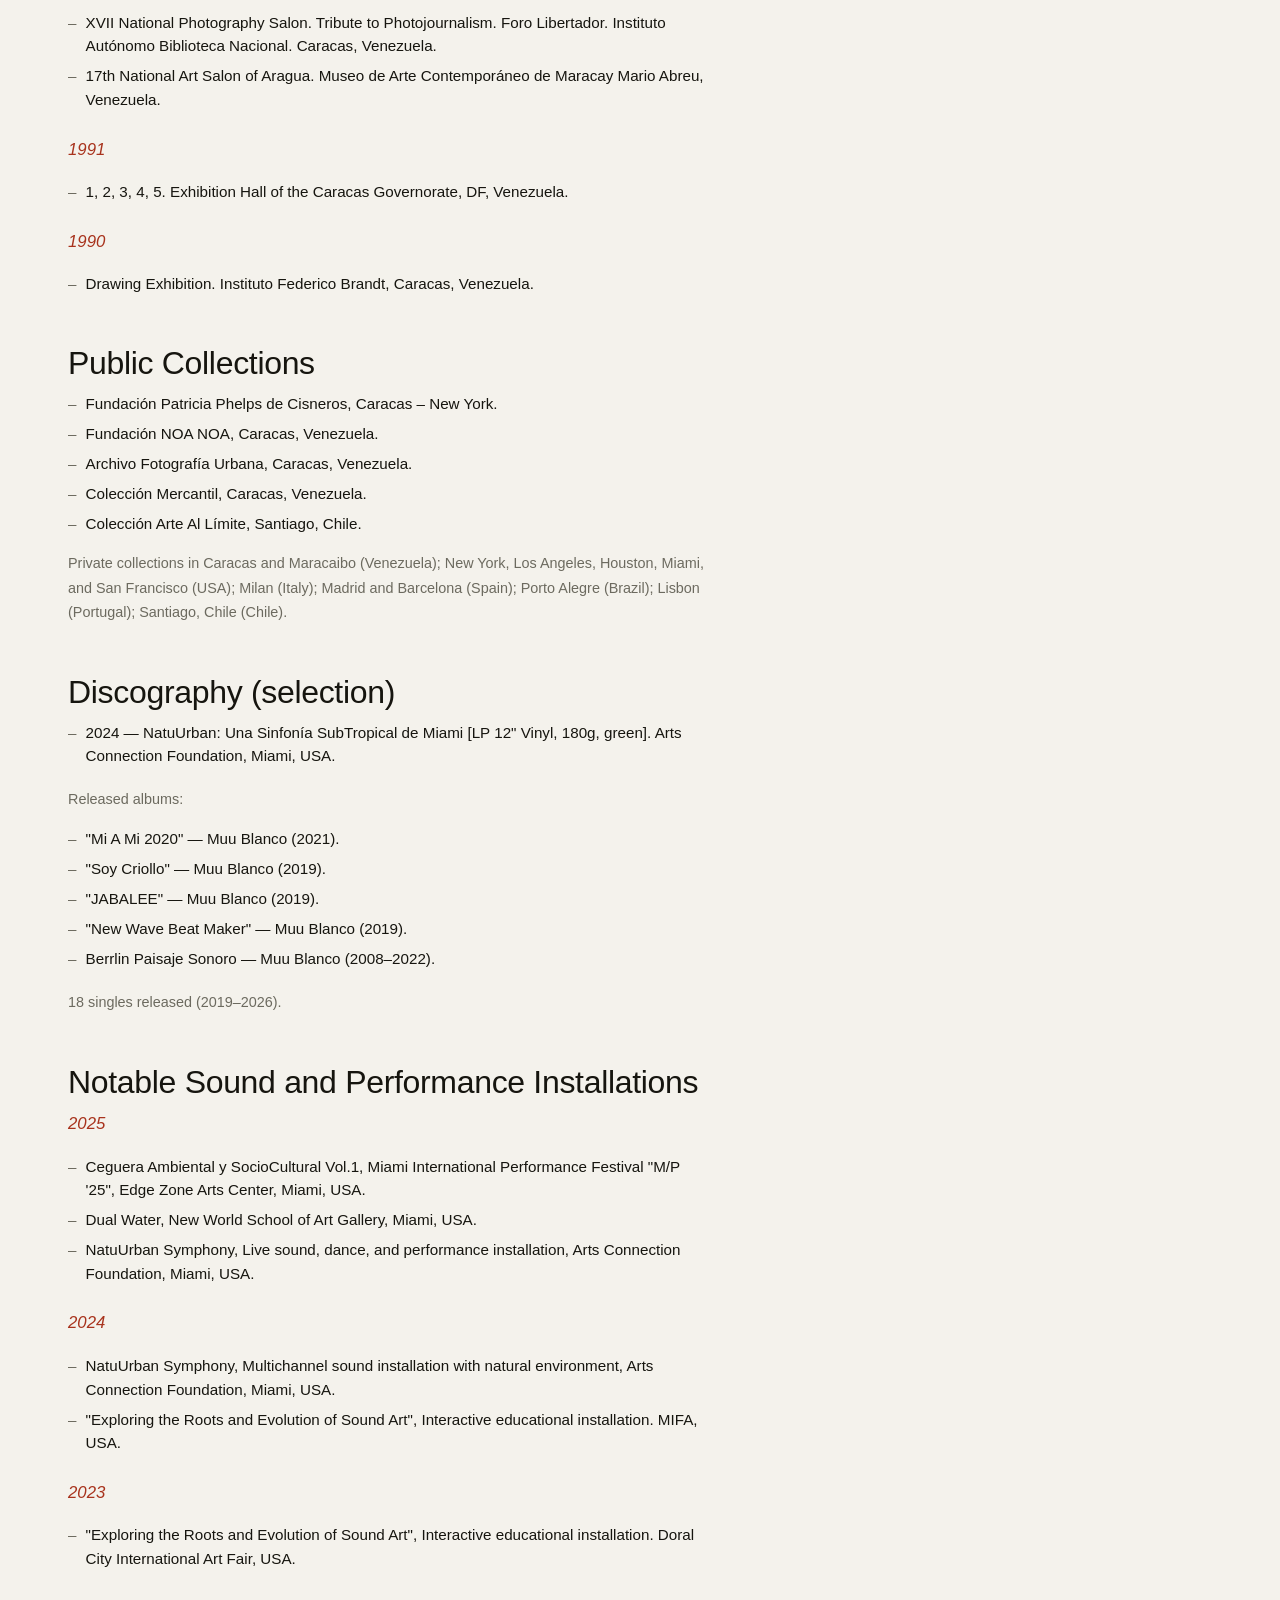
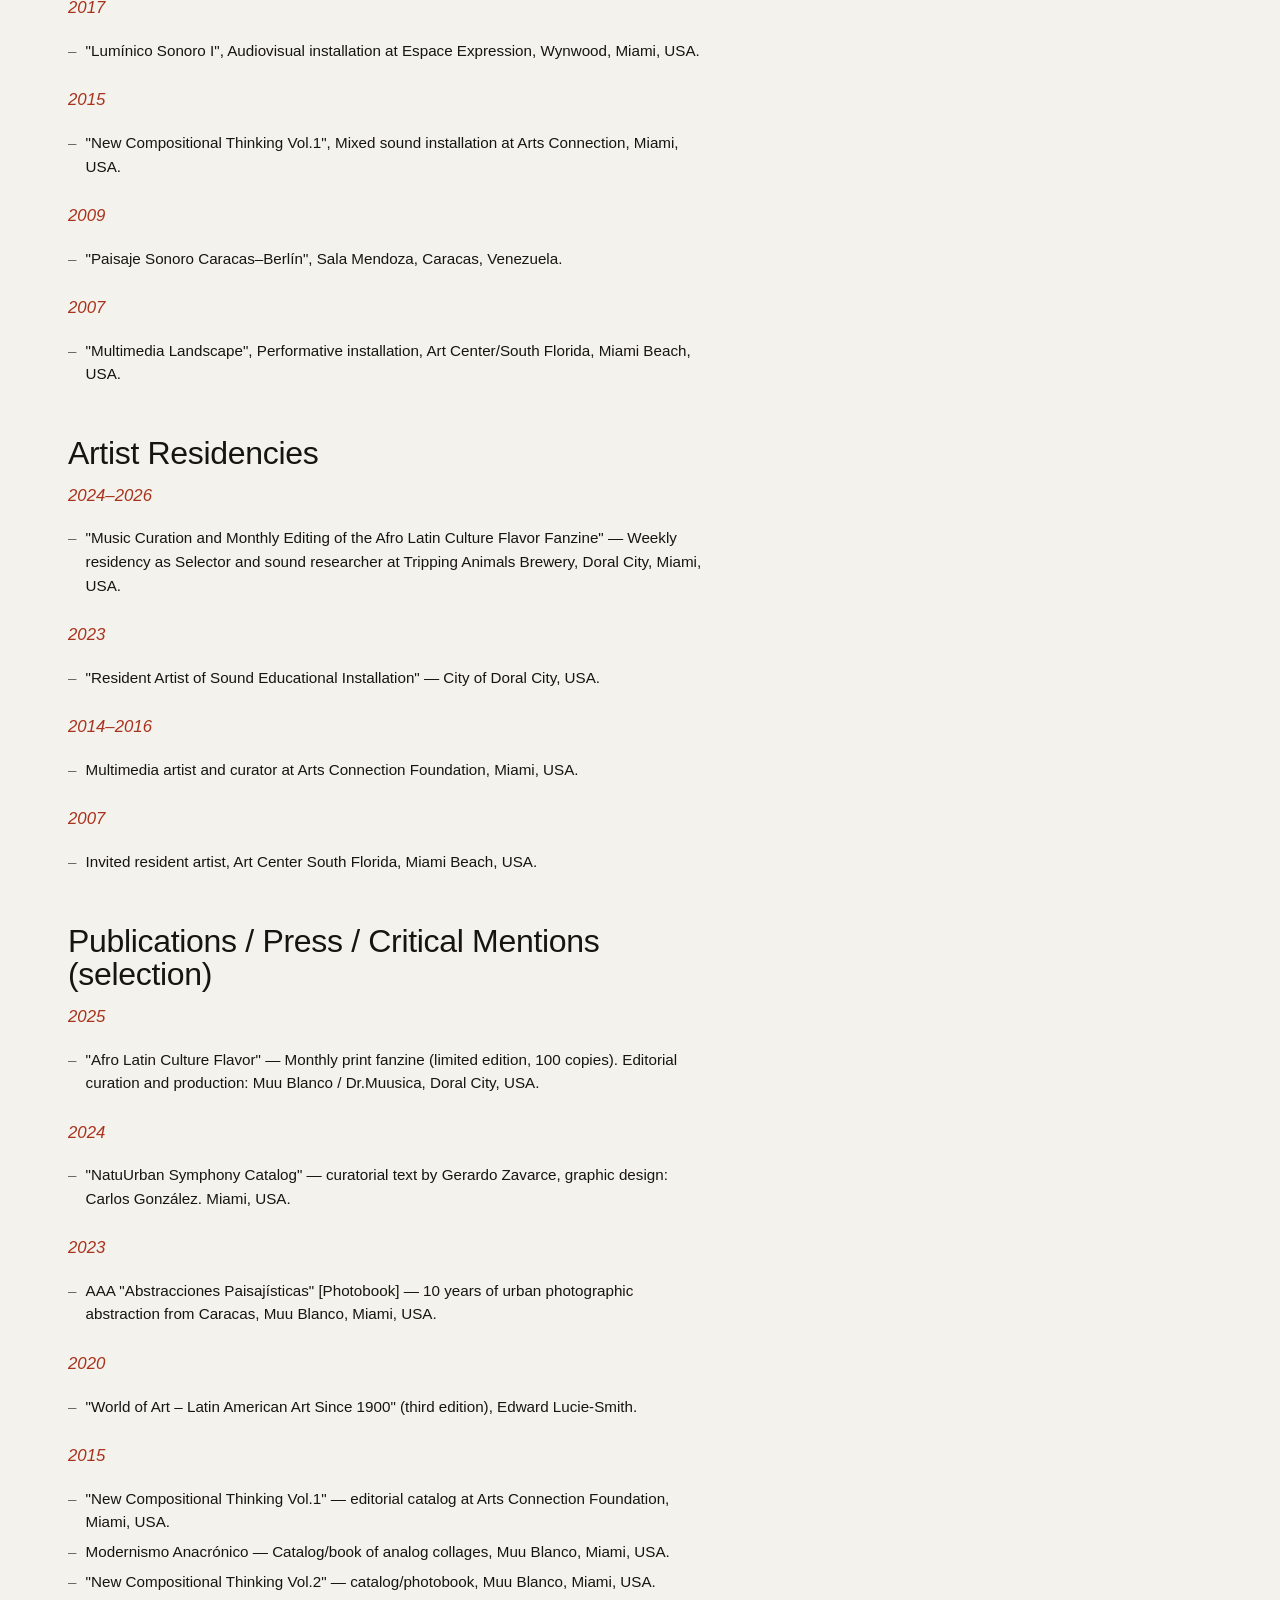
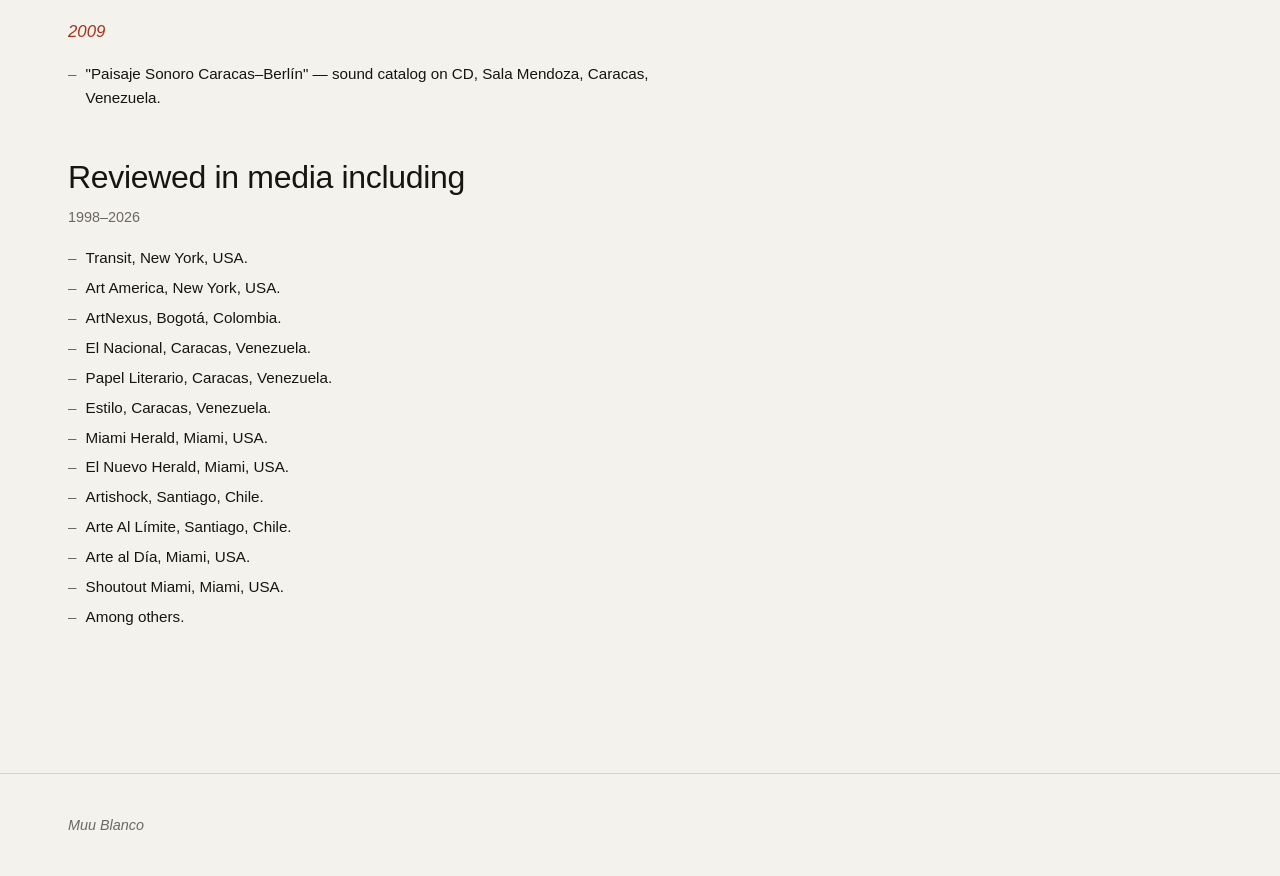
<file: cv.html>
<!DOCTYPE html>
<html lang="en">
<head>
<meta charset="UTF-8" />
<meta name="viewport" content="width=device-width, initial-scale=1.0" />
<title>CV — Muu Blanco</title>
<link rel="canonical" href="https://muublanco.com/cv.html" />
<meta name="description" content="Currículum artístico de Muu Blanco: exposiciones, premios y trayectoria multidisciplinaria desde 1991." />
<link rel="stylesheet" href="css/styles.css" />
</head>
<body>
<header class="site-header">
<div class="site-header__inner">
<a href="index.html" class="brand"><em>Muu Blanco</em></a>
<div class="lang-switch" id="langSwitch"></div>
<button class="nav-toggle" id="navToggle" aria-label="Menu" aria-expanded="false" data-i18n="common.menu">Menu</button>
<nav class="site-nav" id="siteNav">
<a href="index.html#ahora" data-i18n="common.nav.ahora">Muu Blanco — Ahora</a>
<div class="nav-group">
<button type="button" class="nav-group__trigger" aria-expanded="false" data-i18n="common.nav.group.obra">Obra &amp; Archivo</button>
<div class="nav-group__menu">
<a href="conceptual.html" data-i18n="common.nav.conceptual">Conceptual</a>
<a href="proyectos.html" data-i18n="common.nav.proyectos">Proyectos</a>
<a href="selected-works.html" data-i18n="common.nav.selectedworks">Selected Works</a>
<a href="exposiciones.html" data-i18n="common.nav.exposiciones">Catálogos Exposiciones</a>
</div>
</div>
<div class="nav-group">
<button type="button" class="nav-group__trigger" aria-expanded="false" data-i18n="common.nav.group.musica">Música &amp; Sonido</button>
<div class="nav-group__menu">
<a href="dr-musica.html" data-i18n="common.nav.drmusica">DR.MUU RECORDS</a>
<a href="practicas-publicas.html" data-i18n="common.nav.practicas">Prácticas Públicas</a>
</div>
</div>
<div class="nav-group">
<button type="button" class="nav-group__trigger is-active" aria-expanded="false" data-i18n="common.nav.group.bio">Biografía &amp; Prensa</button>
<div class="nav-group__menu">
<a href="about.html" data-i18n="common.nav.about">About</a>
<a href="cv.html" aria-current="page" data-i18n="common.nav.cv">CV</a>
<a href="prensa.html" data-i18n="common.nav.prensa">Prensa</a>
</div>
</div>
<a href="store.html" class="nav-cta nav-cta--outline" data-i18n="common.nav.galeria">Galería</a>
<a href="work-with-muu.html" class="nav-cta" data-i18n="common.nav.workwithmuu">Work With Muu</a>
<a href="contacto.html" data-i18n="common.nav.contacto">Contacto</a>
</nav>
</div>
</header>

<main>
<div class="page-head">
<p class="eyebrow" data-i18n="cv.eyebrow">08 — CV</p>
<h1>Curriculum Vitae</h1>
<p data-i18n="cv.lead">Guía cronológica de la trayectoria artística de Muu Blanco (Caracas, Venezuela, 1966). Vive y trabaja en Miami. Artista venezolano-norteamericano.</p>
</div>

<div class="page-body">
<div class="prose">

<section class="cv-section">
<h2 class="cv-section__title" data-i18n="cv.h2.selected">Selected Exhibitions &amp; Performances</h2>
<div class="cv-year-group">
<p class="cv-year">2026</p>
<ul class="cv-items">
<li data-i18n="cv.selected.y2026i1">Latencias, Ignite Broward Festival, MAD Arts, Dania Beach, FL, USA. 19 de febrero de 2026.</li>
<li data-i18n="cv.selected.y2026i2">El Kiosko - El Consulado NYC, The Elizabeth Foundation for the Arts, Nueva York, USA.</li>
</ul>
</div>
<div class="cv-year-group">
<p class="cv-year">2025</p>
<ul class="cv-items">
<li data-i18n="cv.selected.y2025i1">Technographies, New World School of Art Gallery, Miami, USA.</li>
<li data-i18n="cv.selected.y2025i2">Miami International Performance Festival "M/P '25", Edge Zones Art Center, Miami, USA.</li>
</ul>
</div>
<div class="cv-year-group">
<p class="cv-year">2024–2025</p>
<ul class="cv-items">
<li data-i18n="cv.selected.y20242025i1">Sinfonía NatuUrban, Arts Connection Foundation, Miami, USA.</li>
</ul>
</div>
<div class="cv-year-group">
<p class="cv-year">2024</p>
<ul class="cv-items">
<li data-i18n="cv.selected.y2024i1">FUERA DE CONTEXTO: Miami New Media Festival, 20.º aniversario, Palazzo Bembo, Bienal de Venecia, Venecia, Italia.</li>
<li data-i18n="cv.selected.y2024i2">Conectando arte y política, Museo La Neomudéjar, Madrid, España.</li>
</ul>
</div>
<div class="cv-year-group">
<p class="cv-year">2023</p>
<ul class="cv-items">
<li data-i18n="cv.selected.y2023i1">Explorando las Raíces y la Evolución del Arte Sonoro: Del Futurismo al Siglo XXI, Miami International Fine Art (MIFA), Doral, Florida, USA.</li>
</ul>
</div>
<p><a class="detail__link" href="#cv-education" data-i18n="cv.selected.readmore">Ver CV completo ↓</a></p>
</section>

<section class="cv-section" id="cv-education">
<h2 class="cv-section__title" data-i18n="cv.h2.education">Educación</h2>
<ul class="cv-items">
<li data-i18n="cv.education.i0">Taller III de Fotografía. Embajada de España y Fundación Cultural Chacao, Caracas. 2007.</li>
<li data-i18n="cv.education.i1">Maestría en Práctica y Crítica de los Sistemas de Representación Contemporáneos. Instituto Universitario de Estudios Avanzados Armando Reverón, Caracas. 2002.</li>
<li data-i18n="cv.education.i2">V Curso de Gestión de Proyectos en Artes Visuales. Fundación Polar, Caracas. 1996.</li>
<li data-i18n="cv.education.i3">Historia del Arte Venezolano. Instituto Federico Brandt, Caracas. Dibujo y Pintura II. Instituto Federico Brandt, Caracas. 1990.</li>
<li data-i18n="cv.education.i4">Curso de Historia del Arte Contemporáneo. Museo de Bellas Artes, Caracas. 1989.</li>
</ul>
</section>

<section class="cv-section">
<h2 class="cv-section__title" data-i18n="cv.h2.awards">Premios y Reconocimientos</h2>
<div class="cv-year-group">
<p class="cv-year">2008</p>
<ul class="cv-items">
<li data-i18n="cv.awards.y2008i1">Certificado de Reconocimiento, MOLAA Awards. Museo de Arte Latinoamericano de Long Beach (MOLAA), Long Beach, California, EE. UU.</li>
</ul>
</div>
<div class="cv-year-group">
<p class="cv-year">1995</p>
<ul class="cv-items">
<li data-i18n="cv.awards.y1995i1">Primer premio en la Bienal de Cortometrajes de São Paulo con la película "Perra Chillona". Monólogo de Muu Blanco, Dirección: Sabrina Montiel Soto.</li>
</ul>
</div>
<div class="cv-year-group">
<p class="cv-year">1994</p>
<ul class="cv-items">
<li data-i18n="cv.awards.y1994i1">Mención Especial en la V Bienal Nacional de Arte de Guyana, Venezuela.</li>
</ul>
</div>
</section>

<section class="cv-section">
<h2 class="cv-section__title" data-i18n="cv.h2.solo">Exposiciones Individuales</h2>

<div class="cv-year-group">
<p class="cv-year">2025–2024</p>
<ul class="cv-items">
<li data-i18n="cv.solo.y20252024i1">Sinfonía NatuUrban, Art Connection Foundation, Miami, FL, USA.</li>
<li data-i18n="cv.solo.y20252024i2">Explorando las Raíces y la Evolución del Arte Sonoro: Del Futurismo al Siglo XXI. Miami International Fine Art (MIFA), Miami, USA.</li>
</ul>
</div>
<div class="cv-year-group">
<p class="cv-year">2023</p>
<ul class="cv-items">
<li data-i18n="cv.solo.y2023i1">Explorando las Raíces y la Evolución del Arte Sonoro: Del Futurismo al Siglo XXI, Instalación Educativa Especial en la Feria Internacional de Arte de Doral. Doral City, Florida, USA.</li>
</ul>
</div>
<div class="cv-year-group">
<p class="cv-year">2020</p>
<ul class="cv-items">
<li data-i18n="cv.solo.y2020i1">Composiciones Ardientes, Miami Photo Institute, Miami, USA.</li>
</ul>
</div>
<div class="cv-year-group">
<p class="cv-year">2019</p>
<ul class="cv-items">
<li data-i18n="cv.solo.y2019i1">Iluminación y Sonido II, Instalación MixMedia. Espace Expression. Wynwood, Miami, USA.</li>
<li data-i18n="cv.solo.y2019i2">Calle sin salida, GBG Arts Miami, Arts Palm Beach, West Palm Beach, USA.</li>
<li data-i18n="cv.solo.y2019i3">Black Point, Venezuela, The Box Gallery, West Palm Beach, USA.</li>
</ul>
</div>
<div class="cv-year-group">
<p class="cv-year">2017</p>
<ul class="cv-items">
<li data-i18n="cv.solo.y2017i1">Iluminación y Sonido I, Instalación de video y sonido. Espace Expression. Wynwood, Miami, USA.</li>
</ul>
</div>
<div class="cv-year-group">
<p class="cv-year">2015</p>
<ul class="cv-items">
<li data-i18n="cv.solo.y2015i1">Nuevo Pensamiento Compositivo Vol. 1, Mixmedia. Arts Connection Foundation. Miami, USA.</li>
<li data-i18n="cv.solo.y2015i2">NCT X 13 Samples / foto y música. Wynwood, Miami, USA.</li>
</ul>
</div>
<div class="cv-year-group">
<p class="cv-year">2014</p>
<ul class="cv-items">
<li data-i18n="cv.solo.y2014i1">Ejercicios CBT # 1, Miami, USA.</li>
<li data-i18n="cv.solo.y2014i2">Black Point. Instalación MixmediaArt. Mandragoras Art Space. Nueva York, USA.</li>
</ul>
</div>
<div class="cv-year-group">
<p class="cv-year">2013</p>
<ul class="cv-items">
<li data-i18n="cv.solo.y2013i1">In Tha House. Carmen Araujo Arte. Caracas, Venezuela.</li>
</ul>
</div>
<div class="cv-year-group">
<p class="cv-year">2012</p>
<ul class="cv-items">
<li data-i18n="cv.solo.y2012i1">Caja blanca atrapa moscas, Galería Sicart. Barcelona, España.</li>
<li data-i18n="cv.solo.y2012i2">Entorno, Espacio Fotográfico Cubo 7. Caracas, Venezuela.</li>
</ul>
</div>
<div class="cv-year-group">
<p class="cv-year">2010</p>
<ul class="cv-items">
<li data-i18n="cv.solo.y2010i1">Fósiles Analíticos, Galería Fernando Zubillaga. Galpones del Centro de Arte. Caracas, Venezuela.</li>
</ul>
</div>
<div class="cv-year-group">
<p class="cv-year">2009</p>
<ul class="cv-items">
<li data-i18n="cv.solo.y2009i1">Paisaje Sonoro Caracas-Berlín. Sala Mendoza, Caracas, Venezuela.</li>
</ul>
</div>
<div class="cv-year-group">
<p class="cv-year">2008</p>
<ul class="cv-items">
<li data-i18n="cv.solo.y2008i1">A.P. (Paisaje de Abstracciones). Galería Farías + Fábregas. Caracas, Venezuela.</li>
<li data-i18n="cv.solo.y2008i2">Modernismo Anacrónico, Galería Sicart. Barcelona, España.</li>
</ul>
</div>
<div class="cv-year-group">
<p class="cv-year">2007</p>
<ul class="cv-items">
<li data-i18n="cv.solo.y2007i1">Paisaje Multimedia, Centro de Arte / Sur de Florida. Noche de Insomnio. Miami Beach, Florida, USA.</li>
<li data-i18n="cv.solo.y2007i2">Feria de Arte PAINT. Espacio Contemporáneo Hardcore Art. Nueva York, USA.</li>
<li data-i18n="cv.solo.y2007i3">Bello Horizonte. Modernismo Anacrónico, Serie Centro Cultural Chacao. Caracas, Venezuela.</li>
</ul>
</div>
<div class="cv-year-group">
<p class="cv-year">2006</p>
<ul class="cv-items">
<li data-i18n="cv.solo.y2006i1">Fósil analítico, Galería Fernando Zubillaga, Periférico Caracas. Caracas, Venezuela.</li>
<li data-i18n="cv.solo.y2006i2">Modernismo anacrónico, Espacio Hardcore Art Contemporary. Miami, Florida, USA.</li>
</ul>
</div>
<div class="cv-year-group">
<p class="cv-year">2005</p>
<ul class="cv-items">
<li data-i18n="cv.solo.y2005i1">Modernismo anacrónico, Heroes & Trash. Caracas, Venezuela.</li>
</ul>
</div>
<div class="cv-year-group">
<p class="cv-year">1993</p>
<ul class="cv-items">
<li data-i18n="cv.solo.y1993i1">Cachiperro a mano. La Paninoteka. Caracas, Venezuela.</li>
</ul>
</div>
<div class="cv-year-group">
<p class="cv-year">1992</p>
<ul class="cv-items">
<li data-i18n="cv.solo.y1992i1">Gráfica. La Paninoteka. Caracas, Venezuela.</li>
</ul>
</div>
</section>

<section class="cv-section">
<h2 class="cv-section__title" data-i18n="cv.h2.group">Exposiciones Colectivas</h2>

<div class="cv-year-group">
<p class="cv-year">2026</p>
<ul class="cv-items">
<li data-i18n="cv.group.y2026i1">El Kiosko - El Consulado NYC, The Elizabeth Foundation for the Arts, New York, USA.</li>
</ul>
</div>
<div class="cv-year-group">
<p class="cv-year">2025</p>
<ul class="cv-items">
<li data-i18n="cv.group.y2025i1">Technographies, New World School of Art Gallery, Miami, USA.</li>
<li data-i18n="cv.group.y2025i2">El Kiosko - El Consulado NYC, Feria NADA, Miami, USA.</li>
<li data-i18n="cv.group.y2025i3">Miami International Performance Festival "M/P '25", Edge Zones Art Center, Miami, USA.</li>
</ul>
</div>
<div class="cv-year-group">
<p class="cv-year">2024</p>
<ul class="cv-items">
<li data-i18n="cv.group.y2024i1">Conectando arte y política. Museo La Neomudéjar, Madrid, España.</li>
<li data-i18n="cv.group.y2024i2">FUERA DE CONTEXTO: Miami New Media Festival, 20.º aniversario, Palazzo Bembo, Bienal de Venecia, Venecia, Italia.</li>
</ul>
</div>
<div class="cv-year-group">
<p class="cv-year">2022</p>
<ul class="cv-items">
<li data-i18n="cv.group.y2022i1">Espacio Especial, Feria de Arte Pinta, Coconut Grove, Florida, USA.</li>
<li data-i18n="cv.group.y2022i2">Más allá del Sonido del Silencio, Museo de Arte Lowe, Coral Gables, FL, USA.</li>
<li data-i18n="cv.group.y2022i3">Serendipia #2 &gt; Post_Ready_Made, Espacio Monitor, Caracas, Venezuela.</li>
<li data-i18n="cv.group.y2022i4">DGTL: IRL, POPKDM, Galería Weitenfeild Landaluce, Berlín, Alemania.</li>
<li data-i18n="cv.group.y2022i5">MetaFluxus y Festival de Nuevos Medios de Miami, ID Art Lab, Wynwood, Miami, FL, USA.</li>
<li data-i18n="cv.group.y2022i6">Instalación Serendipity #1, Espacio Monitor, Caracas, Venezuela.</li>
</ul>
</div>
<div class="cv-year-group">
<p class="cv-year">2021</p>
<ul class="cv-items">
<li data-i18n="cv.group.y2021i1">Festival de Nuevos Medios de DORCAM Museum, Doral City, Florida, USA.</li>
<li data-i18n="cv.group.y2021i2">La Trayectoria Sin Precedentes, Centro Cultural La Trinidad, Caracas, Venezuela.</li>
<li data-i18n="cv.group.y2021i3">ID, Id Art Lab, Wynwood, Miami, USA.</li>
<li data-i18n="cv.group.y2021i4">Acciones de Arte Multimedia, Id Art Lab, Wynwood, Miami, USA.</li>
</ul>
</div>
<div class="cv-year-group">
<p class="cv-year">2020</p>
<ul class="cv-items">
<li data-i18n="cv.group.y2020i1">Festival de Nuevos Medios DORCAM Museum, Doral City, Florida, USA.</li>
<li data-i18n="cv.group.y2020i2">Base Art, Id Art Lab, Wynwood, Miami, USA.</li>
<li data-i18n="cv.group.y2020i3">Focus, GBG Art, Art Palm Beach, USA.</li>
</ul>
</div>
<div class="cv-year-group">
<p class="cv-year">2019</p>
<ul class="cv-items">
<li data-i18n="cv.group.y2019i1">Miami New Media Festival, DORCAM Museum, Doral City, Florida, USA.</li>
<li data-i18n="cv.group.y2019i2">Border Line, Id Art Lab, Wynwood, Miami, USA.</li>
<li data-i18n="cv.group.y2019i3">+58 Art, Canvas Gallery Miami, Miami, USA.</li>
<li data-i18n="cv.group.y2019i4">Political Aesthetics, GBG Arts Miami, USA.</li>
<li data-i18n="cv.group.y2019i5">My View, LFA Space, Wynwood, Miami, USA.</li>
</ul>
</div>
<div class="cv-year-group">
<p class="cv-year">2018</p>
<ul class="cv-items">
<li data-i18n="cv.group.y2018i1">Miami New Media Festival, Miami, USA.</li>
<li data-i18n="cv.group.y2018i2">Miami International Performance Festival "M/P '18", Edge Zone Arts Center, Miami, USA.</li>
<li data-i18n="cv.group.y2018i3">Art and Football (Instalación de videoarte público), Instituto Goethe, Bakú, Azerbaiyán.</li>
<li data-i18n="cv.group.y2018i4">Miami Life Exhibition (Instalación Mixmedia), Instituto de Fotografía de Miami, USA.</li>
<li data-i18n="cv.group.y2018i5">Par amour du jet, "ISimulación" (Instalación de videoarte público), Les Magasins Generaux, París, Francia.</li>
<li data-i18n="cv.group.y2018i6">Lenguas Indígenas (Arte Sonoro), Bienal del Mercosur, Porto Alegre, Brasil.</li>
</ul>
</div>
<div class="cv-year-group">
<p class="cv-year">2017</p>
<ul class="cv-items">
<li data-i18n="cv.group.y2017i1">Festival de Nuevos Medios de Miami, USA.</li>
<li data-i18n="cv.group.y2017i2">Nociones de Espacio, Colección Banco Mercantil, Caracas, Venezuela.</li>
<li data-i18n="cv.group.y2017i3">Colección Arte Al Límite, Espacio Fundación Telefónica, Santiago de Chile, Chile.</li>
<li data-i18n="cv.group.y2017i4">AntiRedymate, Espacio Monitor, Caracas, Venezuela.</li>
<li data-i18n="cv.group.y2017i5">"Onomatopías Visuales de Tiempos Difíciles", Carmen Araujo Arte, Caracas, Venezuela.</li>
<li data-i18n="cv.group.y2017i6">Festival Internacional de Performance de Miami "M/P '17", Galería Edge Zone Arts Center, Miami, USA.</li>
<li data-i18n="cv.group.y2017i7">Resonancia Pacífica para la Niñez Venezolana, UNICEF, Galería Ascanio y EE, Wynwood, Miami, USA.</li>
<li data-i18n="cv.group.y2017i8">Repensando Venezuela desde Diferentes Latitudes, Fundana y BAC, Wynwood, Miami, USA.</li>
</ul>
</div>
<div class="cv-year-group">
<p class="cv-year">2016</p>
<ul class="cv-items">
<li data-i18n="cv.group.y2016i1">Festival de Nuevos Medios de Miami, USA.</li>
<li data-i18n="cv.group.y2016i2">Voces Indígenas. Arte Sonoro. Colectivo Itinerante. Instituto Goethe, Lima, Perú.</li>
<li data-i18n="cv.group.y2016i3">Voces Indígenas. Arte Sonoro. Colectivo Itinerante. Instituto Goethe, Buenos Aires, Argentina.</li>
<li data-i18n="cv.group.y2016i4">Voces Indígenas. Arte Sonoro. Colectivo Itinerante. Instituto Goethe, La Paz, Bolivia.</li>
<li data-i18n="cv.group.y2016i5">Voces Indígenas. Arte Sonoro. Colectivo Itinerante. Instituto Goethe, Museo de Arte Contemporáneo, Caracas, Venezuela.</li>
</ul>
</div>
<div class="cv-year-group">
<p class="cv-year">2015</p>
<ul class="cv-items">
<li data-i18n="cv.group.y2015i1">Festival de Nuevos Medios de Miami, USA.</li>
<li data-i18n="cv.group.y2015i2">Visiones Digitales, Sala Pettit, Galería Sicart, Vilafranca del Penedès, Cataluña, España.</li>
<li data-i18n="cv.group.y2015i3">Arte Medial: Naturaleza en Medios Digitales, Fundación Telefónica, CorpBanca, Caracas, Venezuela.</li>
<li data-i18n="cv.group.y2015i4">Voces Indígenas. Arte Sonoro. Colectivo Itinerante. Goethe-Institut. Oca de São Paulo, São Paulo, Brasil.</li>
<li data-i18n="cv.group.y2015i5">Voces Indígenas. Arte Sonoro. Colectivo Itinerante. Bienal de Nuevos Medios del Goethe-Institut. Santiago de Chile, Chile.</li>
<li data-i18n="cv.group.y2015i6">Voces Indígenas. Arte Sonoro. Colectivo Itinerante. Goethe-Institut I Bienal de Asunción, Museo del Barro, Paraguay.</li>
<li data-i18n="cv.group.y2015i7">Voces Indígenas. Arte Sonoro. Colectivo Itinerante. Goethe-Institut II Bienal de Curitiba, Brasil.</li>
<li data-i18n="cv.group.y2015i8">Voces Indígenas. Arte Sonoro. Colectivo Itinerante. Goethe-Institut. Oi Futuro, Río de Janeiro, Brasil.</li>
<li data-i18n="cv.group.y2015i9">Voces Indígenas. Arte Sonoro. Colectivo Itinerante. Goethe-Institut. Museo de Ushuaia, Argentina.</li>
<li data-i18n="cv.group.y2015i10">Wynwood Art, The Chill Concept, Wynwood, Miami, USA.</li>
</ul>
</div>
<div class="cv-year-group">
<p class="cv-year">2014</p>
<ul class="cv-items">
<li data-i18n="cv.group.y2014i1">Miami New Media Festival, Miami, USA.</li>
<li data-i18n="cv.group.y2014i2">Art Fair Context Miami, The Chill Concept, Wynwood, Miami, USA.</li>
<li data-i18n="cv.group.y2014i3">II Bienal de Montevideo, Gran Salón del Banco Central de la República Oriental del Uruguay, Montevideo, Uruguay.</li>
<li data-i18n="cv.group.y2014i4">Lenguas Indígenas. Arte Sonoro. Colectivo Itinerante. Goethe-Institut / ICBA, Río de Janeiro, Brasil.</li>
<li data-i18n="cv.group.y2014i5">Hacia el plano verde, segunda edición. Centro Integrado de Artes. Caracas, Venezuela.</li>
<li data-i18n="cv.group.y2014i6">Só Jogo Futebol o Just When They Finished, Goethe-Institut / ICBA. Muestra itinerante: São Paulo, Porto Alegre, Belo Horizonte, Lima, Bolivia, Córdoba (Argentina), Bogotá (Colombia), Caracas (Venezuela), Santiago de Chile (Chile) y Quito (Ecuador).</li>
<li data-i18n="cv.group.y2014i7">Soy punto de encuentro. Carmen Araujo Art. Caracas, Venezuela.</li>
<li data-i18n="cv.group.y2014i8">Ccs-2014 | Flash Caracas: Videoespacios. Centro de Arte Los Galpones. Caracas, Venezuela.</li>
</ul>
</div>
<div class="cv-year-group">
<p class="cv-year">2013</p>
<ul class="cv-items">
<li data-i18n="cv.group.y2013i1">Feria Internacional de Arte ArtBo, Arte Carmen Araujo, Bogotá, Colombia.</li>
<li data-i18n="cv.group.y2013i2">Só Jogo Futebol o recién cuando terminaron, Goethe-Institut / ICBA. Exposición itinerante: Brasilia, Salvador de Bahía, Río de Janeiro, Fortaleza (Brasil), Santa Cruz de la Sierra (Bolivia), Montevideo (Uruguay), Buenos Aires (Argentina), La Paz (Bolivia).</li>
<li data-i18n="cv.group.y2013i3">Vídeo y otros vehículos. Al Borde Gallery, Maracaibo, Venezuela.</li>
<li data-i18n="cv.group.y2013i4">Monumentos arquitectónicos. Sala Mendoza, Caracas, Venezuela.</li>
<li data-i18n="cv.group.y2013i5">Espacio electrónico, vol. 5. Sala Mendoza. Caracas, Venezuela.</li>
</ul>
</div>
<div class="cv-year-group">
<p class="cv-year">2012</p>
<ul class="cv-items">
<li data-i18n="cv.group.y2012i1">Caracas Arte Contemporáneo (CACRI). Carmen Araujo Arte. Parque Cultural Hacienda La Trinidad. Caracas, Venezuela.</li>
</ul>
</div>
<div class="cv-year-group">
<p class="cv-year">2011</p>
<ul class="cv-items">
<li data-i18n="cv.group.y2011i1">Galería Arqueología. Galería Sicart. Vilafranca del Penedès, Cataluña, España.</li>
<li data-i18n="cv.group.y2011i2">Geometría Alterada: Doce Discursos Visuales. Galería Farías + Fábregas. Caracas, Venezuela.</li>
<li data-i18n="cv.group.y2011i3">Atardecer de Santa Lucía. Maracaibo, Venezuela.</li>
</ul>
</div>
<div class="cv-year-group">
<p class="cv-year">2010</p>
<ul class="cv-items">
<li data-i18n="cv.group.y2010i1">Didáctica, Centro de Arte Periférico de Caracas Los Galpones. Caracas, Venezuela.</li>
</ul>
</div>
<div class="cv-year-group">
<p class="cv-year">2009</p>
<ul class="cv-items">
<li data-i18n="cv.group.y2009i1">Paisaje Sonoro. Ccs - Brln. Sala Mendoza. Caracas, Venezuela.</li>
<li data-i18n="cv.group.y2009i2">OPENART. Centro de Historia del Arte de Zaragoza, España.</li>
</ul>
</div>
<div class="cv-year-group">
<p class="cv-year">2008</p>
<ul class="cv-items">
<li data-i18n="cv.group.y2008i1">PhotoMiami '08. Galería Sicart. Miami, USA.</li>
<li data-i18n="cv.group.y2008i2">Arte Lisboa. Galería Sicart. Lisboa, Portugal.</li>
<li data-i18n="cv.group.y2008i3">Arte Valencia. Galería Sicart. Valencia, España.</li>
<li data-i18n="cv.group.y2008i4">Foto Buenos Aires. Galería Sicart. Argentina.</li>
<li data-i18n="cv.group.y2008i5">ArtBo. Galería Farías + Fábregas, Bogotá, Colombia.</li>
<li data-i18n="cv.group.y2008i6">Video Arte Contemporáneo Venezolano, Periférico CCS, La Otra, Bogotá, Colombia.</li>
<li data-i18n="cv.group.y2008i7">Reflexión y Refracción. Galería Rich. Londres, Inglaterra.</li>
<li data-i18n="cv.group.y2008i8">D'eros I Thanatos. Galería Sicart, Vilafranca del Penedès, Cataluña, España.</li>
<li data-i18n="cv.group.y2008i9">ArteSantander. Galería Sicart. Santander, España.</li>
<li data-i18n="cv.group.y2008i10">ArteBa. Galería Sicart. Buenos Aires, Argentina.</li>
<li data-i18n="cv.group.y2008i11">Geografías (In)visibles del arte contemporáneo latinoamericano. Centro León, República Dominicana.</li>
<li data-i18n="cv.group.y2008i12">Feria SWAB. Galería Sicart. Barcelona, España.</li>
<li data-i18n="cv.group.y2008i13">MiArt, Galería Sicart. Milán, Italia.</li>
<li data-i18n="cv.group.y2008i14">Bridge Art Fair. Tracing Misfits, Galería Sicart. Nueva York, USA.</li>
<li data-i18n="cv.group.y2008i15">Dibujo, Galería Sicart, Vilafranca del Penedès, Cataluña, España.</li>
</ul>
</div>
<div class="cv-year-group">
<p class="cv-year">2007</p>
<ul class="cv-items">
<li data-i18n="cv.group.y2007i1">Pinta. NYC, Pabellón Metropolitano, Nueva York, USA.</li>
<li data-i18n="cv.group.y2007i2">Foto Miami. Galería Sicart. Miami, USA.</li>
<li data-i18n="cv.group.y2007i3">Feria SCOPE Miami. Galería HACS. Miami, USA.</li>
<li data-i18n="cv.group.y2007i4">Buenos Aires Photo. Galería Sicart. Buenos Aires, Argentina.</li>
<li data-i18n="cv.group.y2007i5">Buenos Aires Photo, Hardcore Art Contemporary Space, Buenos Aires, Argentina.</li>
<li data-i18n="cv.group.y2007i6">Valencia Art. Galería Sicart. Valencia, España.</li>
<li data-i18n="cv.group.y2007i7">Lisbon Art. Galería Sicart. Lisboa, Portugal.</li>
<li data-i18n="cv.group.y2007i8">Vilafranca Contemporánea. Galería Sicart. Vilafranca del Penedès, Cataluña, España.</li>
<li data-i18n="cv.group.y2007i9">ArteBA. Galería Sicart. Buenos Aires, Argentina.</li>
<li data-i18n="cv.group.y2007i10">List Bärliner. Galería Sicart. Berlín, Alemania.</li>
<li data-i18n="cv.group.y2007i11">Feria de Arte Iberoamericano (FIA), Hotel Tamanaco Intercontinental, Hardcore Art Contemporary Space, Caracas, Venezuela.</li>
<li data-i18n="cv.group.y2007i12">Balelatina. Hardcore Art Contemporary Space. Basilea, Suiza.</li>
<li data-i18n="cv.group.y2007i13">Circa, Hardcore Art Contemporary Space, San Juan, Puerto Rico.</li>
<li data-i18n="cv.group.y2007i14">Arteaméricas. Hardcore Art Contemporary Space. Miami, USA.</li>
<li data-i18n="cv.group.y2007i15">Art Los Angeles. Galería Sicart. Los Ángeles, USA.</li>
<li data-i18n="cv.group.y2007i16">AAA, Modernidad y anacronismo, VI Bienal del Mercosur, Porto Alegre, Brasil.</li>
<li data-i18n="cv.group.y2007i17">Blight and Celebration. Multimedia Fusion Festival, Brooklyn, USA.</li>
</ul>
</div>
<div class="cv-year-group">
<p class="cv-year">2006</p>
<ul class="cv-items">
<li data-i18n="cv.group.y2006i1">Photo Miami. Galería Sicart. Miami, USA.</li>
<li data-i18n="cv.group.y2006i2">Diálogos. Museo de Arte Contemporáneo de Costa Rica, San José, Costa Rica.</li>
<li data-i18n="cv.group.y2006i3">Image of Caracas (Off loop). Space Joaquín Costa (Gallery dels Angels), Barcelona, Cataluña, España.</li>
<li data-i18n="cv.group.y2006i4">Intervenciones, Museo Jacobo Borges, Caracas, Venezuela.</li>
<li data-i18n="cv.group.y2006i5">Do not Trust - White Biennial, Anxiety of Influence. UCLA New Wight Gallery, Eli and Edith Broad Art Center. Los Ángeles, USA.</li>
<li data-i18n="cv.group.y2006i6">Happy Ever After... Hardcore Art Contemporary Space. Miami, Florida, USA.</li>
</ul>
</div>
<div class="cv-year-group">
<p class="cv-year">2005</p>
<ul class="cv-items">
<li data-i18n="cv.group.y2005i1">Diálogos: Arte Contemporáneo Latinoamericano de la Colección Cisneros. Museo Nacional de Bellas Artes, Santiago, Chile.</li>
<li data-i18n="cv.group.y2005i2">Arte Contemporáneo en la Colección Cisneros Venezolana. Museo de Arte Moderno Jesús Soto, Ciudad Bolívar, Bolívar, Venezuela.</li>
<li data-i18n="cv.group.y2005i3">Torres de Caracas: Modernidad silenciada. Sala Mendoza. Caracas, Venezuela.</li>
</ul>
</div>
<div class="cv-year-group">
<p class="cv-year">2004</p>
<ul class="cv-items">
<li data-i18n="cv.group.y2004i1">Variaciones del ojo. Videodanza - Muu Blanco. Cinemateca Nacional. Caracas, Venezuela.</li>
<li data-i18n="cv.group.y2004i2">El Barril - Goethe-Institut Caracas, Museo Jacobo Borges. Caracas, Venezuela.</li>
<li data-i18n="cv.group.y2004i3">VII Jóvenes con FIA, Sala CANTV, Ateneo de Caracas. Espacios Cálidos, Caracas, Venezuela.</li>
<li data-i18n="cv.group.y2004i4">Tierra Eléctrica. Cortometrajes y videos de Reino Unido y Venezuela, Sala Mendoza. Caracas, Venezuela.</li>
<li data-i18n="cv.group.y2004i5">Escultura y fotografía. Galería Spazio Zero. Caracas, Venezuela.</li>
</ul>
</div>
<div class="cv-year-group">
<p class="cv-year">2003</p>
<ul class="cv-items">
<li data-i18n="cv.group.y2003i1">Contra/Sentido. Nueva Fotografía Venezolana, Sala Mendoza. Caracas, Venezuela.</li>
<li data-i18n="cv.group.y2003i2">Primer Mes de la Fotografía 2003, Caracas - Polaroid TM. Museo Alejandro Otero. Caracas, Venezuela.</li>
<li data-i18n="cv.group.y2003i3">28.ª Exposición Nacional de Arte Aragua. Museo de Arte Contemporáneo de Maracay Mario Abreu, Aragua, Venezuela.</li>
<li data-i18n="cv.group.y2003i4">Premio Eugenio Mendoza XI. Sala Mendoza. Caracas, Venezuela.</li>
</ul>
</div>
<div class="cv-year-group">
<p class="cv-year">2002</p>
<ul class="cv-items">
<li data-i18n="cv.group.y2002i1">Del Cubo Blanco a la Caja Negra: cintas históricas, videos creativos, arte digital, video venezolano, Museo de Arte Contemporáneo de Caracas Sofía Imber. Caracas, Venezuela.</li>
<li data-i18n="cv.group.y2002i2">Artista multimedia, fundador del Centro para las Artes. Museo de Arte Contemporáneo de Caracas Sofía Imber. Caracas, Venezuela.</li>
</ul>
</div>
<div class="cv-year-group">
<p class="cv-year">2001</p>
<ul class="cv-items">
<li data-i18n="cv.group.y2001i1">13 Horas. Sala Mendoza, Caracas, Venezuela.</li>
<li data-i18n="cv.group.y2001i2">ENE Incidentes - RE Incidentes / Entre milenios. Centro de Bellas Artes, Maracaibo, Zulia, Venezuela.</li>
</ul>
</div>
<div class="cv-year-group">
<p class="cv-year">2000</p>
<ul class="cv-items">
<li data-i18n="cv.group.y2000i1">Demostrationraume / Un estudio de caso. Galería Or. Vancouver, Canadá.</li>
<li data-i18n="cv.group.y2000i2">90 60 90. Instituto Goethe de Caracas, Museo Jacobo Borges. Caracas, Venezuela.</li>
<li data-i18n="cv.group.y2000i3">Salón 58 Arturo Michelena, Ateneo de Valencia, Carabobo, Venezuela.</li>
</ul>
</div>
<div class="cv-year-group">
<p class="cv-year">1999</p>
<ul class="cv-items">
<li data-i18n="cv.group.y1999i1">XXII Salón Nacional de Arte Aragua. Museo de Arte Contemporáneo de Maracay Mario Abreu, Aragua, Venezuela.</li>
</ul>
</div>
<div class="cv-year-group">
<p class="cv-year">1998</p>
<ul class="cv-items">
<li data-i18n="cv.group.y1998i1">Jóvenes con FIA CANTV. Ateneo de Caracas, Caracas, Venezuela.</li>
<li data-i18n="cv.group.y1998i2">III Bienal Barro de América. Venezuela-Brasil, Encuentros Centrales. Museo de Bellas Artes, Caracas, Venezuela.</li>
<li data-i18n="cv.group.y1998i3">La Resurrección del Cadáver Exquisito, Sala Mendoza, Caracas, Venezuela.</li>
<li data-i18n="cv.group.y1998i4">Casco de Acero, Espacios Unión, Caracas, Venezuela.</li>
<li data-i18n="cv.group.y1998i5">V Bienal de Guayana: Una selección. Museo Alejandro Otero, Caracas, Venezuela.</li>
<li data-i18n="cv.group.y1998i6">Longitud de onda, Vídeos y fotografías, Museo Alejandro Otero. Caracas, Venezuela.</li>
</ul>
</div>
<div class="cv-year-group">
<p class="cv-year">1997</p>
<ul class="cv-items">
<li data-i18n="cv.group.y1997i1">XXII Salón Nacional de Arte Aragua. Museo de Arte Contemporáneo de Maracay Mario Abreu, Maracay, Aragua, Venezuela.</li>
<li data-i18n="cv.group.y1997i2">V Bienal Nacional de Arte de Guyana. Museo de Arte Moderno Jesús Soto, Ciudad Bolívar, Bolívar, Venezuela.</li>
</ul>
</div>
<div class="cv-year-group">
<p class="cv-year">1995</p>
<ul class="cv-items">
<li data-i18n="cv.group.y1995i1">II Salón Pirelli de Jóvenes Artistas. Museo de Arte Contemporáneo de Caracas Sofía Imber, Caracas, Venezuela.</li>
</ul>
</div>
<div class="cv-year-group">
<p class="cv-year">1994</p>
<ul class="cv-items">
<li data-i18n="cv.group.y1994i1">Técnicas mixtas. Galería Alternativa. Caracas, Venezuela.</li>
<li data-i18n="cv.group.y1994i2">VII Bienal de Miniaturas. TAGA. Caracas, Venezuela.</li>
<li data-i18n="cv.group.y1994i3">IV Bienal Nacional de Arte de Guyana. Museo de Arte Moderno Jesús Soto, Ciudad Bolívar, Bolívar, Venezuela.</li>
</ul>
</div>
<div class="cv-year-group">
<p class="cv-year">1992</p>
<ul class="cv-items">
<li data-i18n="cv.group.y1992i1">XVII Salón Nacional de Fotografía. Homenaje al fotoperiodismo. Foro Libertador. Instituto Autónomo Biblioteca Nacional. Caracas, Venezuela.</li>
<li data-i18n="cv.group.y1992i2">XVII Salón Nacional de Arte Aragua. Museo de Arte Contemporáneo de Maracay Mario Abreu, Venezuela.</li>
</ul>
</div>
<div class="cv-year-group">
<p class="cv-year">1991</p>
<ul class="cv-items">
<li data-i18n="cv.group.y1991i1">1, 2, 3, 4, 5. Sala de Exposiciones de la Gobernación de Caracas, DF, Venezuela.</li>
</ul>
</div>
<div class="cv-year-group">
<p class="cv-year">1990</p>
<ul class="cv-items">
<li data-i18n="cv.group.y1990i1">Exposición de Dibujos. Instituto Federico Brandt, Caracas, Venezuela.</li>
</ul>
</div>
</section>

<section class="cv-section">
<h2 class="cv-section__title" data-i18n="cv.h2.collections">Colecciones Públicas</h2>
<ul class="cv-items">
<li data-i18n="cv.collections.i1">Fundación Patricia Phelps de Cisneros, Caracas – Nueva York.</li>
<li data-i18n="cv.collections.i2">Fundación NOA NOA, Caracas, Venezuela.</li>
<li data-i18n="cv.collections.i3">Archivo Fotografía Urbana, Caracas, Venezuela.</li>
<li data-i18n="cv.collections.i4">Colección Mercantil, Caracas, Venezuela.</li>
<li data-i18n="cv.collections.i5">Colección Arte Al Límite, Santiago de Chile, Chile.</li>
</ul>
<p class="cv-note" style="margin-top:1rem;" data-i18n="cv.collections.note1">Colecciones privadas en Caracas y Maracaibo (Venezuela); Nueva York, Los Ángeles, Houston, Miami y San Francisco (USA); Milán (Italia); Madrid y Barcelona (España); Porto Alegre (Brasil); Lisboa (Portugal); Santiago de Chile (Chile).</p>
</section>

<section class="cv-section">
<h2 class="cv-section__title" data-i18n="cv.h2.discography">Discografía (selección)</h2>
<ul class="cv-items">
<li data-i18n="cv.discography.i1">2024 — NatuUrban: Una Sinfonía SubTropical de Miami [LP 12" Vinilo 180gr color verde]. Arts Connection Foundation, Miami, USA.</li>
</ul>
<p class="cv-note" style="margin-top:1.2rem;" data-i18n="cv.discography.note1">Álbumes publicados:</p>
<ul class="cv-items">
<li data-i18n="cv.discography.i2">"Mi A Mi 2020" — Muu Blanco (2021).</li>
<li data-i18n="cv.discography.i3">"Soy Criollo" — Muu Blanco (2019).</li>
<li data-i18n="cv.discography.i4">"JABALEE" — Muu Blanco (2019).</li>
<li data-i18n="cv.discography.i5">"New Wave Beat Maker" — Muu Blanco (2019).</li>
<li data-i18n="cv.discography.i6">Berrlin Paisaje Sonoro — Muu Blanco (2008–2022).</li>
</ul>
<p class="cv-note" style="margin-top:1.2rem;" data-i18n="cv.discography.note2">18 sencillos publicados (2019–2026).</p>
</section>

<section class="cv-section">
<h2 class="cv-section__title" data-i18n="cv.h2.installations">Instalaciones sonoras y performativas destacadas</h2>
<div class="cv-year-group">
<p class="cv-year">2025</p>
<ul class="cv-items">
<li data-i18n="cv.installations.y2025i1">Ceguera Ambiental y SocioCultural Vol.1, Miami International Performance Festival "M/P '25", Edge Zone Arts Center, Miami, USA.</li>
<li data-i18n="cv.installations.y2025i2">Dual Water, New World School of Art Gallery, Miami, USA.</li>
<li data-i18n="cv.installations.y2025i3">NatuUrban Symphony, Instalación sonora, danza y performance en vivo, Arts Connection Foundation, Miami, USA.</li>
</ul>
</div>
<div class="cv-year-group">
<p class="cv-year">2024</p>
<ul class="cv-items">
<li data-i18n="cv.installations.y2024i1">NatuUrban Symphony, Instalación sonora multicanal con entorno natural, Arts Connection Foundation, Miami, USA.</li>
<li data-i18n="cv.installations.y2024i2">"Explorando las raíces y evolución del arte sonoro", Instalación educativa interactiva. MIFA, USA.</li>
</ul>
</div>
<div class="cv-year-group">
<p class="cv-year">2023</p>
<ul class="cv-items">
<li data-i18n="cv.installations.y2023i1">"Explorando las raíces y evolución del arte sonoro", Instalación educativa interactiva. Feria Internacional de Arte de Doral City, USA.</li>
</ul>
</div>
<div class="cv-year-group">
<p class="cv-year">2017</p>
<ul class="cv-items">
<li data-i18n="cv.installations.y2017i1">"Lumínico Sonoro I", Instalación audiovisual en Espace Expression, Wynwood, Miami, USA.</li>
</ul>
</div>
<div class="cv-year-group">
<p class="cv-year">2015</p>
<ul class="cv-items">
<li data-i18n="cv.installations.y2015i1">"New Compositional Thinking Vol.1", Instalación mixta sonora en Arts Connection, Miami, USA.</li>
</ul>
</div>
<div class="cv-year-group">
<p class="cv-year">2009</p>
<ul class="cv-items">
<li data-i18n="cv.installations.y2009i1">"Paisaje Sonoro Caracas–Berlín", Sala Mendoza, Caracas, Venezuela.</li>
</ul>
</div>
<div class="cv-year-group">
<p class="cv-year">2007</p>
<ul class="cv-items">
<li data-i18n="cv.installations.y2007i1">"Multimedia Landscape", Instalación performativa, Art Center/South Florida, Miami Beach, USA.</li>
</ul>
</div>
</section>

<section class="cv-section">
<h2 class="cv-section__title" data-i18n="cv.h2.residencies">Residencias Artísticas</h2>
<div class="cv-year-group">
<p class="cv-year">2024–2026</p>
<ul class="cv-items">
<li data-i18n="cv.residencies.y20242026i1">"Curaduría musical y edición mensual del fanzine Afro Latin Culture Flavor" — Residencia semanal como Selector e investigador sonoro en Tripping Animals Brewery, Doral City, Miami, USA.</li>
</ul>
</div>
<div class="cv-year-group">
<p class="cv-year">2023</p>
<ul class="cv-items">
<li data-i18n="cv.residencies.y2023i1">"Artista Residente de Instalación Educativa Sonora" — Ciudad de Doral City, USA.</li>
</ul>
</div>
<div class="cv-year-group">
<p class="cv-year">2014–2016</p>
<ul class="cv-items">
<li data-i18n="cv.residencies.y20142016i1">Artista multimedia y curador en Arts Connection Foundation, Miami, USA.</li>
</ul>
</div>
<div class="cv-year-group">
<p class="cv-year">2007</p>
<ul class="cv-items">
<li data-i18n="cv.residencies.y2007i1">Artista residente invitado, Art Center South Florida, Miami Beach, USA.</li>
</ul>
</div>
</section>

<section class="cv-section">
<h2 class="cv-section__title" data-i18n="cv.h2.publications">Publicaciones / Prensa / Mención crítica (selección)</h2>
<div class="cv-year-group">
<p class="cv-year">2025</p>
<ul class="cv-items">
<li data-i18n="cv.publications.y2025i1">"Afro Latin Culture Flavor" — Fanzine mensual impreso (edición limitada, 100 copias). Curaduría editorial y producción: Muu Blanco / Dr.Muusica, Doral City, USA.</li>
</ul>
</div>
<div class="cv-year-group">
<p class="cv-year">2024</p>
<ul class="cv-items">
<li data-i18n="cv.publications.y2024i1">"Catálogo NatuUrban Symphony" — texto curatorial de Gerardo Zavarce, diseño gráfico: Carlos González. Miami, USA.</li>
</ul>
</div>
<div class="cv-year-group">
<p class="cv-year">2023</p>
<ul class="cv-items">
<li data-i18n="cv.publications.y2023i1">AAA "Abstracciones Paisajísticas" [FotoLibro] — 10 años de abstracción fotográfica urbana de Caracas, Muu Blanco, Miami, USA.</li>
</ul>
</div>
<div class="cv-year-group">
<p class="cv-year">2020</p>
<ul class="cv-items">
<li data-i18n="cv.publications.y2020i1">"World of Art – Latin American Art Since 1900" (tercera edición), Edward Lucie-Smith.</li>
</ul>
</div>
<div class="cv-year-group">
<p class="cv-year">2015</p>
<ul class="cv-items">
<li data-i18n="cv.publications.y2015i1">"New Compositional Thinking Vol.1" — catálogo editorial en Arts Connection Foundation, Miami, USA.</li>
<li data-i18n="cv.publications.y2015i2">Modernismo Anacrónico — Catálogo/libro de collage análogos, Muu Blanco, Miami, USA.</li>
<li data-i18n="cv.publications.y2015i3">"New Compositional Thinking Vol.2" — catálogo/fotolibro, Muu Blanco, Miami, USA.</li>
</ul>
</div>
<div class="cv-year-group">
<p class="cv-year">2009</p>
<ul class="cv-items">
<li data-i18n="cv.publications.y2009i1">"Paisaje Sonoro Caracas–Berlín" — catálogo sonoro en CD, Sala Mendoza, Caracas, Venezuela.</li>
</ul>
</div>
</section>

<section class="cv-section">
<h2 class="cv-section__title" data-i18n="cv.h2.media">Reseñado en medios como</h2>
<p class="cv-note" data-i18n="cv.media.note">1998–2026</p>
<ul class="cv-items">
<li data-i18n="cv.media.i1">Transit, Nueva York, USA.</li>
<li data-i18n="cv.media.i2">Art America, Nueva York, USA.</li>
<li data-i18n="cv.media.i3">ArtNexus, Bogotá, Colombia.</li>
<li data-i18n="cv.media.i4">El Nacional, Caracas, Venezuela.</li>
<li data-i18n="cv.media.i5">Papel Literario, Caracas, Venezuela.</li>
<li data-i18n="cv.media.i6">Estilo, Caracas, Venezuela.</li>
<li data-i18n="cv.media.i7">Miami Herald, Miami, USA.</li>
<li data-i18n="cv.media.i8">El Nuevo Herald, Miami, USA.</li>
<li data-i18n="cv.media.i9">Artishock, Santiago, Chile.</li>
<li data-i18n="cv.media.i10">Arte Al Límite, Santiago, Chile.</li>
<li data-i18n="cv.media.i11">Arte al Día, Miami, USA.</li>
<li data-i18n="cv.media.i12">Shoutout Miami, Miami, USA.</li>
<li data-i18n="cv.media.i13">Entre otros.</li>
</ul>
</section>

</div>
</div>
</main>

<footer class="site-footer">
<div class="site-footer__inner">
<span><em>Muu Blanco</em></span>
</div>
</footer>
<script src="js/i18n.js"></script>
<script src="js/main.js"></script>
<script data-goatcounter="https://muublanco.goatcounter.com/count" async src="//gc.zgo.at/count.js"></script>
</body>
</html>
</file>
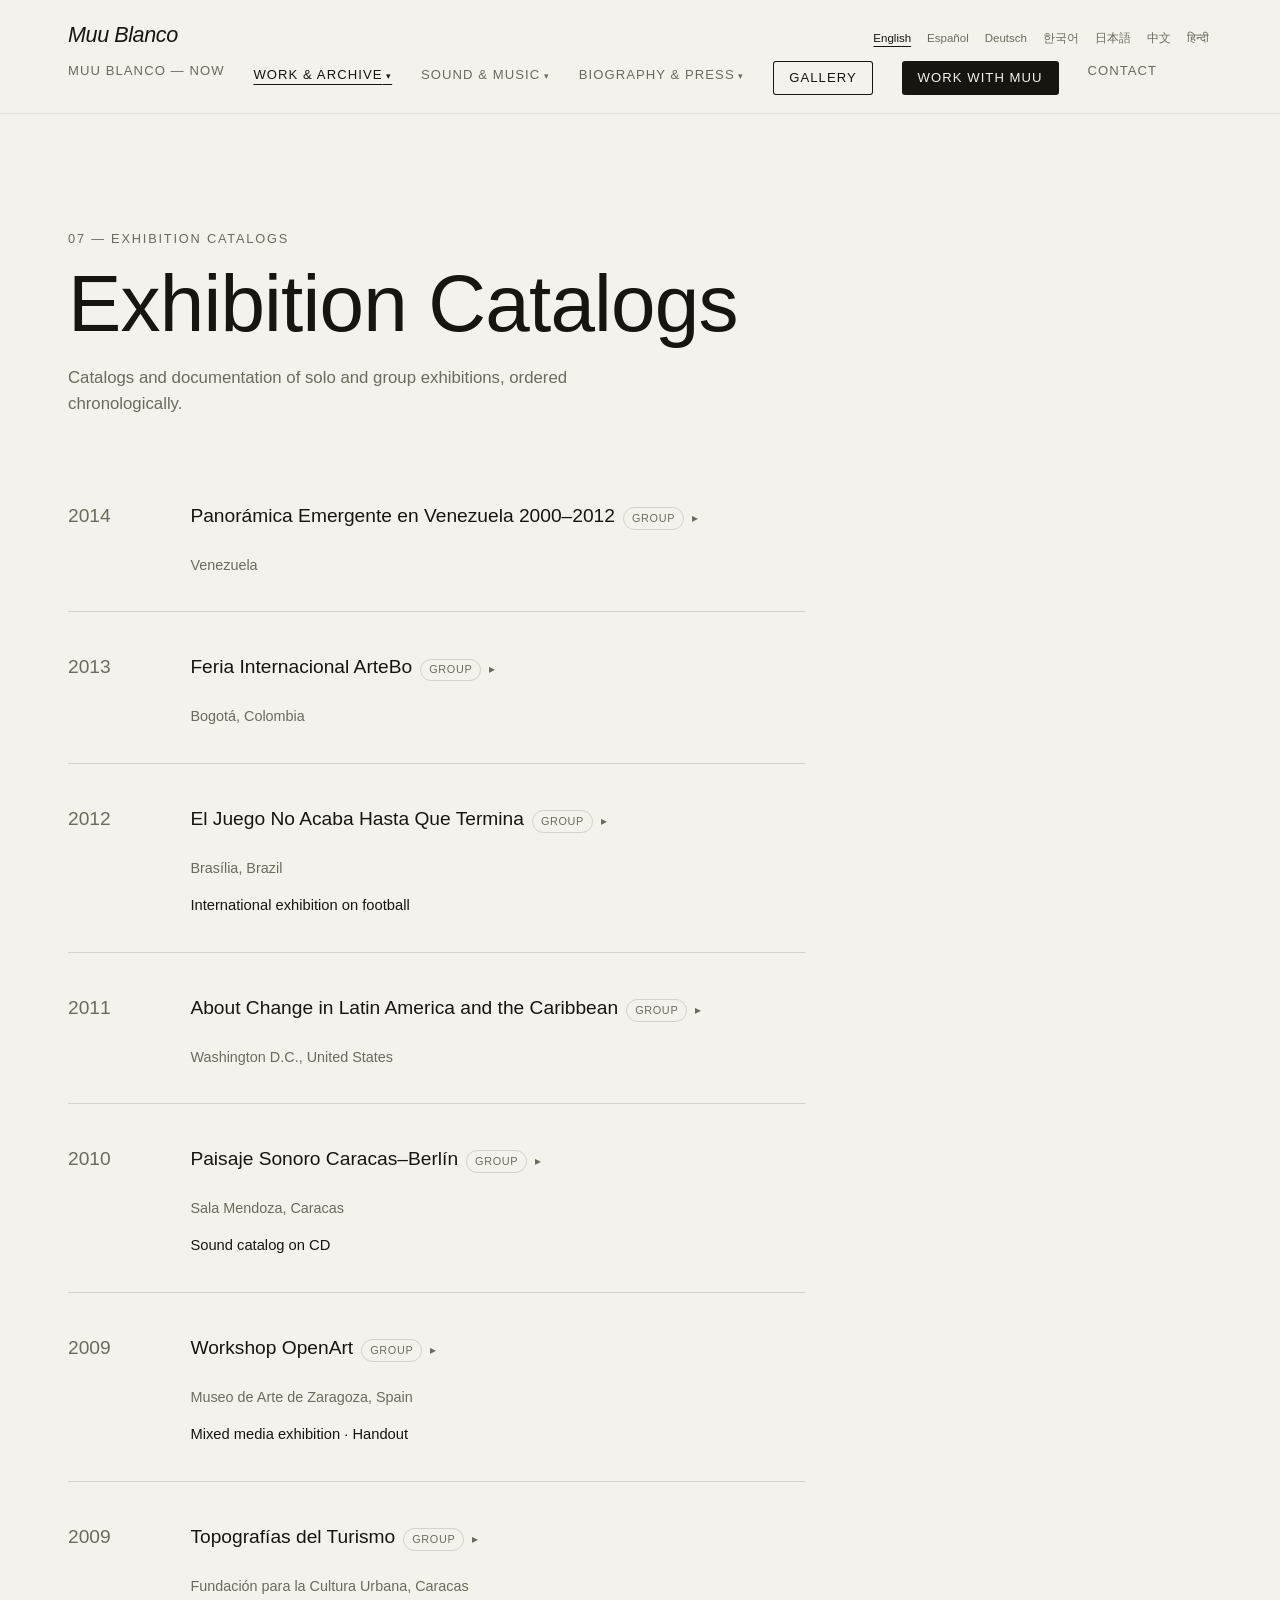
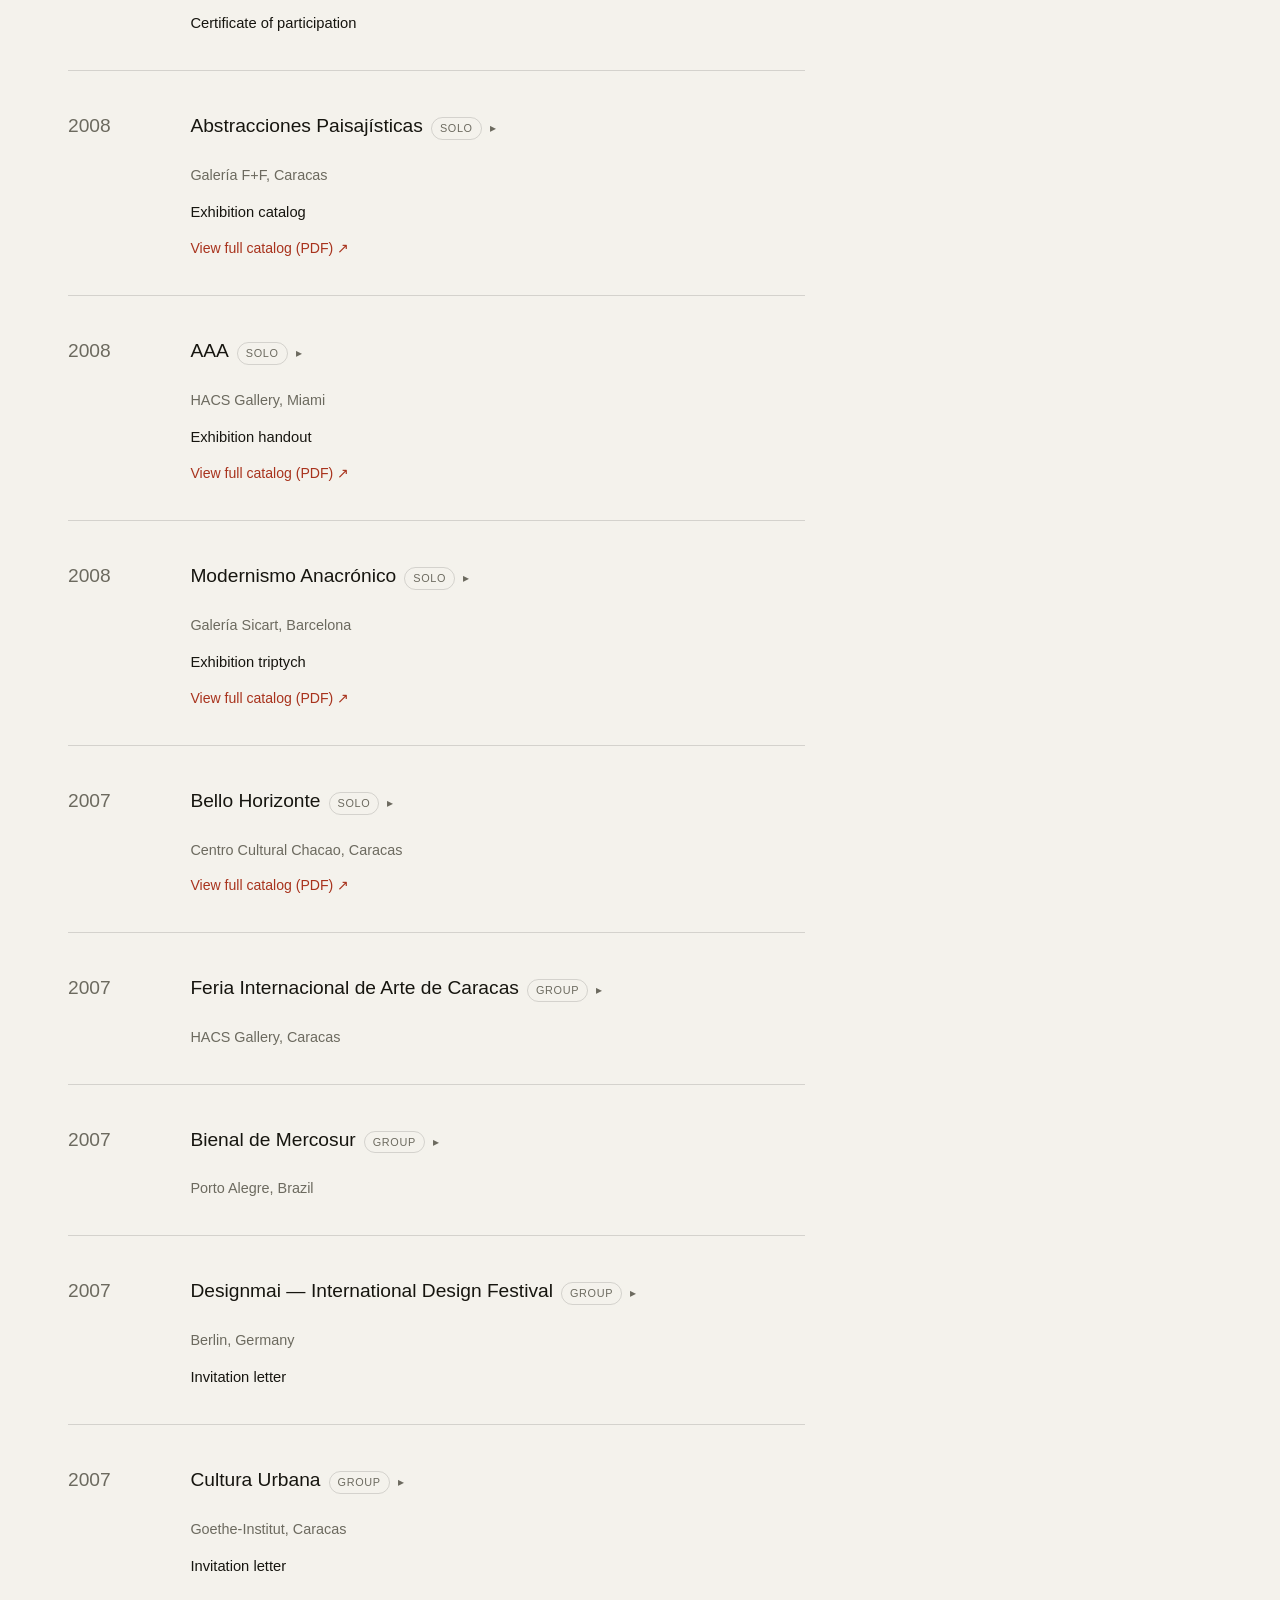
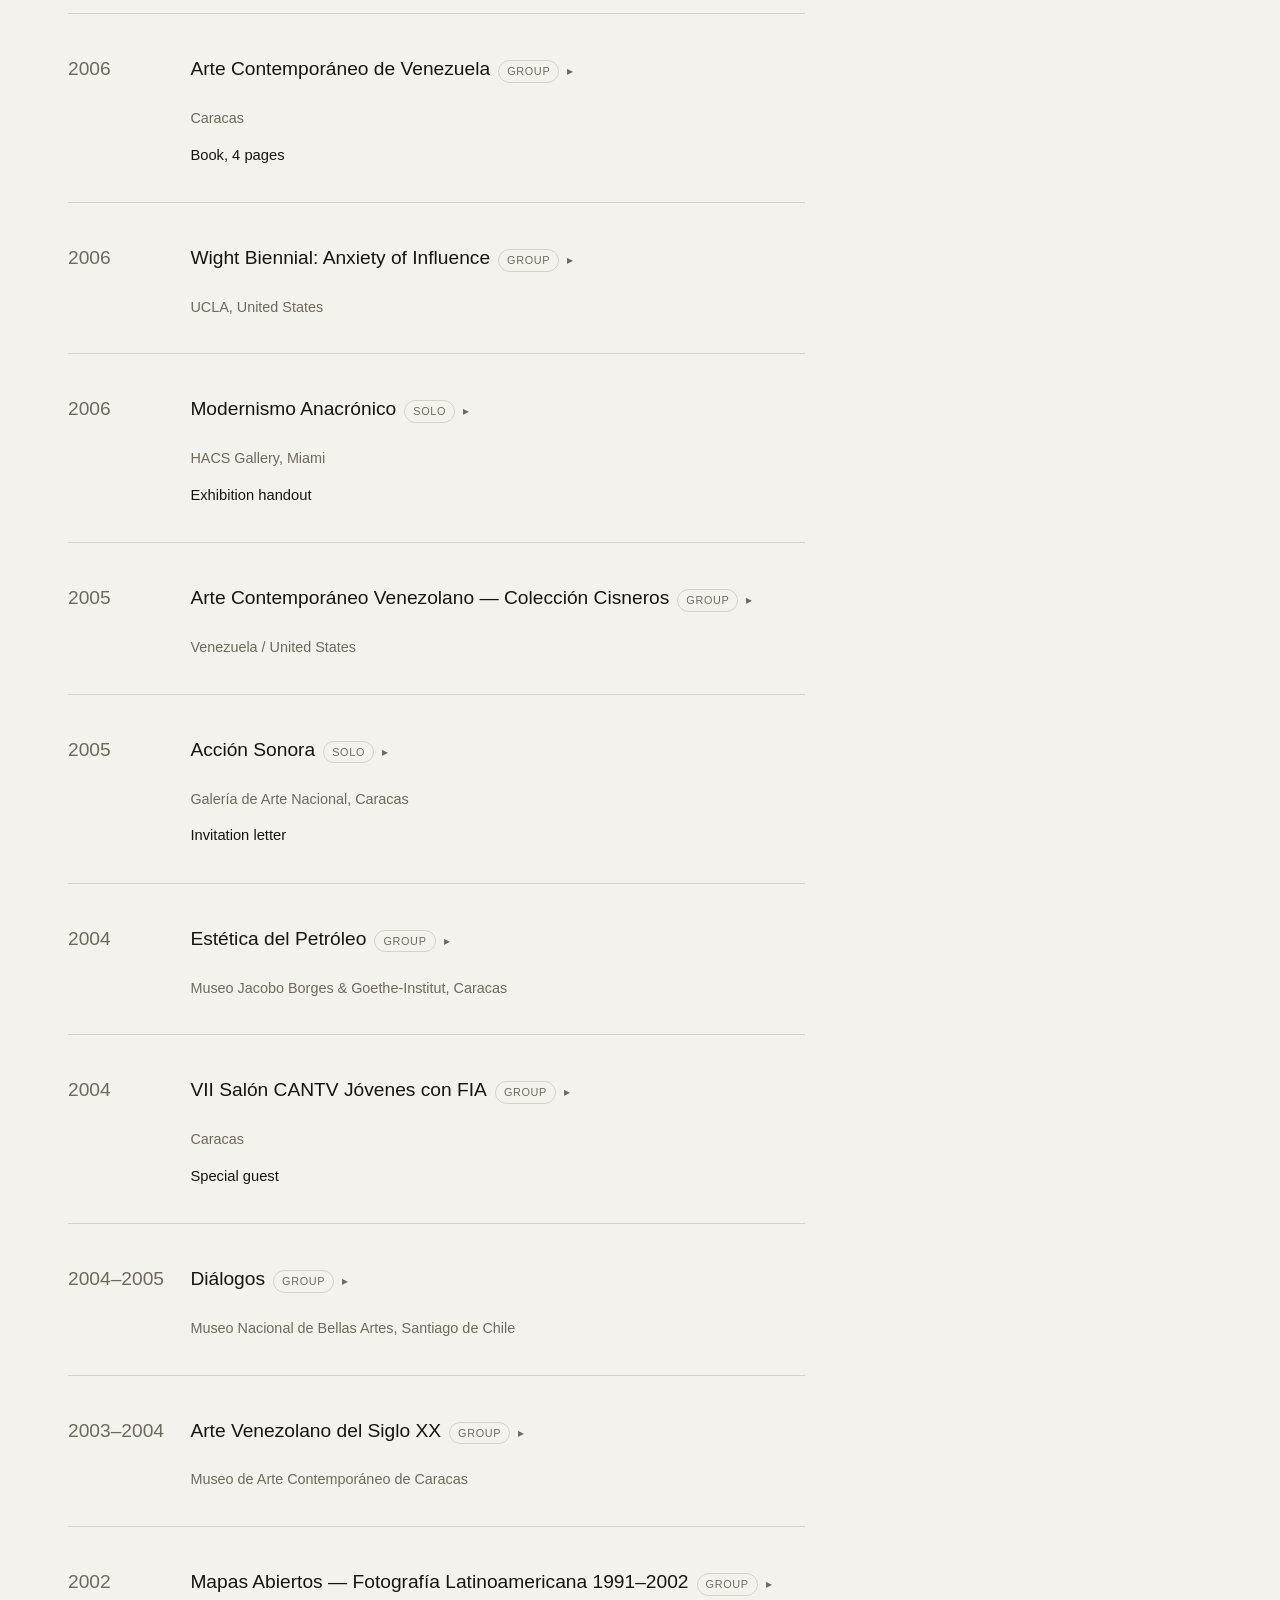
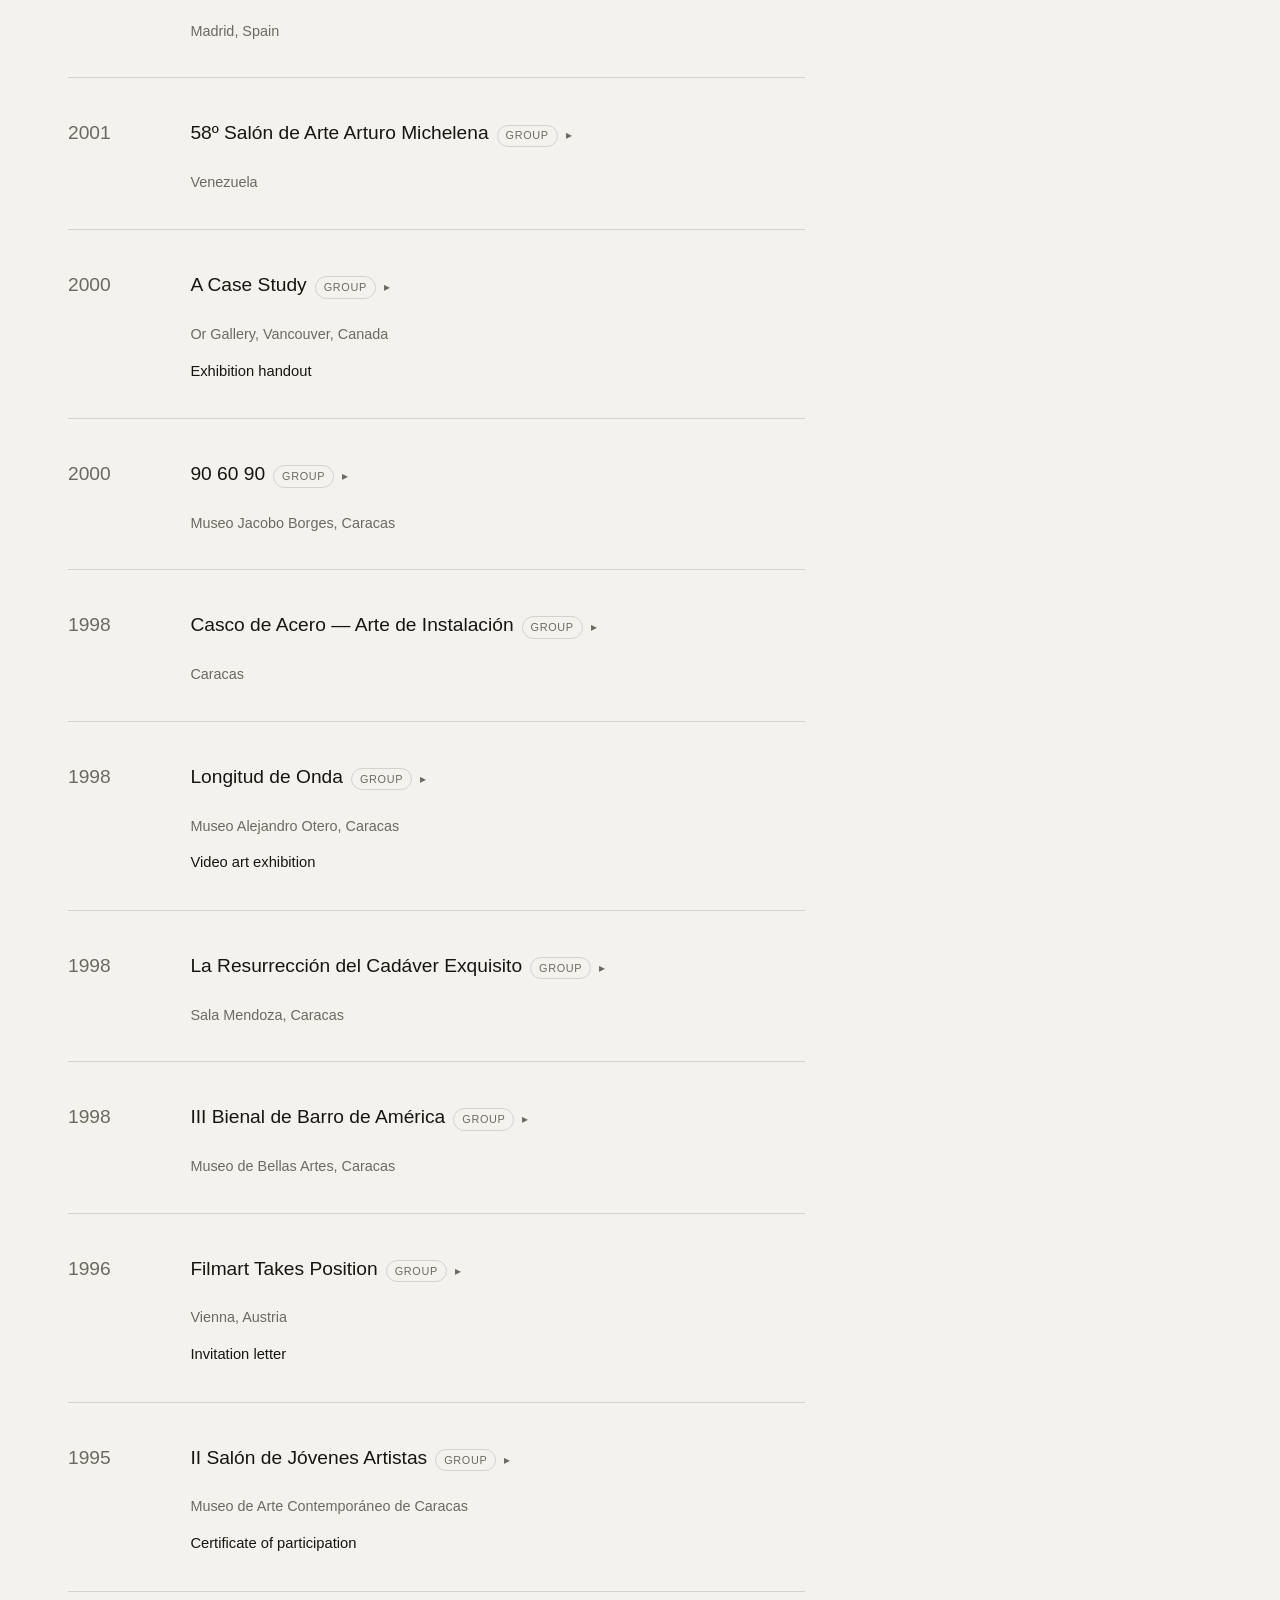
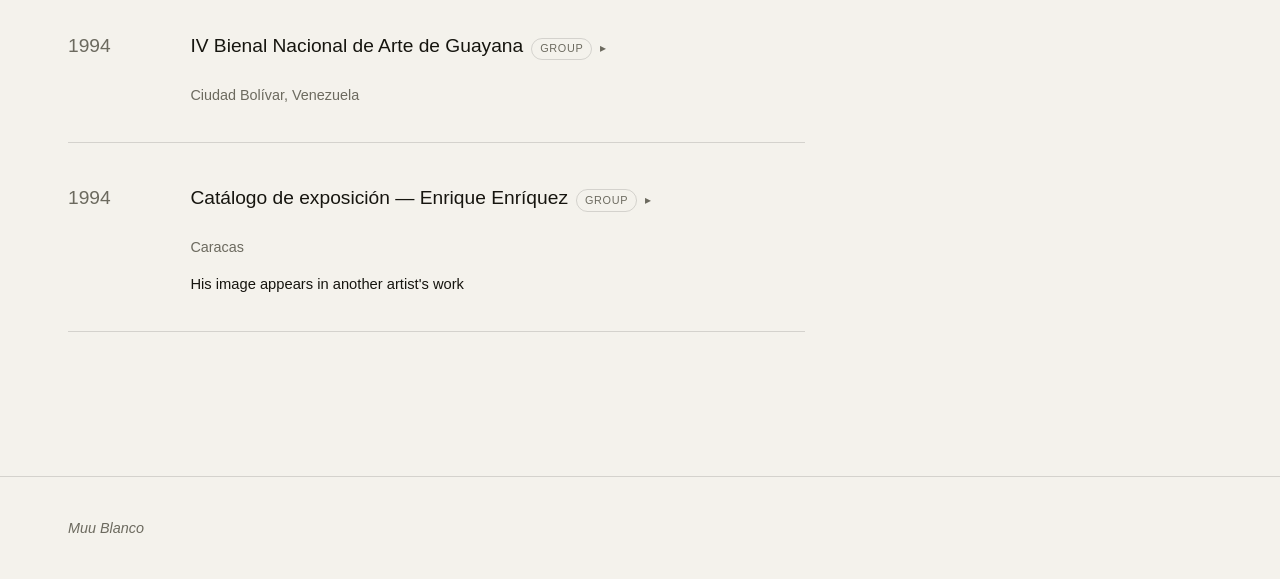
<file: exposiciones.html>
<!DOCTYPE html>
<html lang="en">
<head>
<meta charset="UTF-8" />
<meta name="viewport" content="width=device-width, initial-scale=1.0" />
<title>Catálogos Exposiciones — Muu Blanco</title>
<link rel="canonical" href="https://muublanco.com/exposiciones.html" />
<meta name="description" content="Catálogos de exposiciones individuales y colectivas de Muu Blanco, con documentación visual completa de cada muestra." />
<link rel="stylesheet" href="css/styles.css" />
</head>
<body>
<header class="site-header">
<div class="site-header__inner">
<a href="index.html" class="brand"><em>Muu Blanco</em></a>
<div class="lang-switch" id="langSwitch"></div>
<button class="nav-toggle" id="navToggle" aria-label="Menu" aria-expanded="false" data-i18n="common.menu">Menu</button>
<nav class="site-nav" id="siteNav">
<a href="index.html#ahora" data-i18n="common.nav.ahora">Muu Blanco — Ahora</a>
<div class="nav-group">
<button type="button" class="nav-group__trigger is-active" aria-expanded="false" data-i18n="common.nav.group.obra">Obra &amp; Archivo</button>
<div class="nav-group__menu">
<a href="conceptual.html" data-i18n="common.nav.conceptual">Conceptual</a>
<a href="proyectos.html" data-i18n="common.nav.proyectos">Proyectos</a>
<a href="selected-works.html" data-i18n="common.nav.selectedworks">Selected Works</a>
<a href="exposiciones.html" aria-current="page" data-i18n="common.nav.exposiciones">Catálogos Exposiciones</a>
</div>
</div>
<div class="nav-group">
<button type="button" class="nav-group__trigger" aria-expanded="false" data-i18n="common.nav.group.musica">Música &amp; Sonido</button>
<div class="nav-group__menu">
<a href="dr-musica.html" data-i18n="common.nav.drmusica">DR.MUU RECORDS</a>
<a href="practicas-publicas.html" data-i18n="common.nav.practicas">Prácticas Públicas</a>
</div>
</div>
<div class="nav-group">
<button type="button" class="nav-group__trigger" aria-expanded="false" data-i18n="common.nav.group.bio">Biografía &amp; Prensa</button>
<div class="nav-group__menu">
<a href="about.html" data-i18n="common.nav.about">About</a>
<a href="cv.html" data-i18n="common.nav.cv">CV</a>
<a href="prensa.html" data-i18n="common.nav.prensa">Prensa</a>
</div>
</div>
<a href="store.html" class="nav-cta nav-cta--outline" data-i18n="common.nav.galeria">Galería</a>
<a href="work-with-muu.html" class="nav-cta" data-i18n="common.nav.workwithmuu">Work With Muu</a>
<a href="contacto.html" data-i18n="common.nav.contacto">Contacto</a>
</nav>
</div>
</header>

<main>
<div class="page-head">
<p class="eyebrow" data-i18n="exposiciones.eyebrow">07 — Catálogos Exposiciones</p>
<h1 data-i18n="common.nav.exposiciones">Catálogos Exposiciones</h1>
<p data-i18n="exposiciones.lead">Catálogos y documentación de exposiciones individuales y colectivas, ordenadas cronológicamente.</p>
</div>

<div class="page-body">
<div id="expo">
<p class="muted" data-i18n="exposiciones.loading">Cargando exposiciones…</p>
</div>
</div>
</main>

<footer class="site-footer">
<div class="site-footer__inner">
<span><em>Muu Blanco</em></span>
</div>
</footer>

<script src="js/i18n.js"></script>
<script src="js/main.js"></script>
<script>
(function () {
  const root = document.querySelector("#expo");
  if (!root) return;
  const esc = (s) => (s || "").toString().replace(/[&<>"']/g, (c) => ({ "&": "&amp;", "<": "&lt;", ">": "&gt;", '"': "&quot;", "'": "&#39;" }[c]));
  const yearKey = (y) => parseInt((y || "").toString().replace(/[^0-9].*$/, ""), 10) || 0;
  const isLocal = (id) => id.indexOf("/") !== -1;
  const driveThumb = (id, w = 900) => isLocal(id) ? id : `https://lh3.googleusercontent.com/d/${id}=w${w}`;
  const driveView = (id) => isLocal(id) ? id : `https://drive.google.com/file/d/${id}/view`;
  const pick = (field, lang) => (field && (field[lang] || field.es)) || "";
  const emptyMsg = { es: "Aún no hay exposiciones publicadas.", en: "No exhibitions published yet.", de: "Es sind noch keine Ausstellungen veröffentlicht.", ko: "아직 게시된 전시가 없습니다.", ja: "まだ公開された展覧会はありません。", zh: "暂无已发布的展览。", hi: "अभी तक कोई प्रदर्शनी प्रकाशित नहीं हुई है।" };
  const errMsg = { es: "No se pudieron cargar las exposiciones.", en: "Could not load the exhibitions.", de: "Die Ausstellungen konnten nicht geladen werden.", ko: "전시를 불러올 수 없습니다.", ja: "展覧会を読み込めませんでした。", zh: "无法加载展览。", hi: "प्रदर्शनियां लोड नहीं की जा सकीं।" };
  const sourceLabel = { es: "Ver catálogo completo (PDF) ↗", en: "View full catalog (PDF) ↗", de: "Vollständigen Katalog ansehen (PDF) ↗", ko: "전체 카탈로그 보기 (PDF) ↗", ja: "カタログ全体を見る (PDF) ↗", zh: "查看完整目录 (PDF) ↗", hi: "पूरा कैटलॉग देखें (PDF) ↗" };

  let ENTRIES = null;

  function render() {
    if (!ENTRIES) return;
    const lang = (window.i18n && window.i18n.getLang()) || "es";
    if (!ENTRIES.length) { root.innerHTML = `<p class="muted">${emptyMsg[lang]}</p>`; return; }
    const sorted = [...ENTRIES].sort((a, b) => yearKey(b.year) - yearKey(a.year));
    root.innerHTML = `<div class="press-list">${sorted.map((e) => {
      const imgs = (e.imageIds && e.imageIds.length) ? e.imageIds : (e.imageId ? [e.imageId] : []);
      return `
      <article class="press-entry">
        <p class="press-entry__year">${esc(e.year)}</p>
        <div>
          <p class="press-entry__outlet${imgs.length ? " video-toggle" : ""}">${esc(e.outlet)}${e.kind ? ` <span class="badge">${esc(pick(e.kind, lang))}</span>` : ""}${imgs.length ? ` <span class="gallery-toggle__caret">▸</span>` : ""}</p>
          ${pick(e.place, lang) ? `<p class="press-entry__place">${esc(pick(e.place, lang))}</p>` : ""}
          ${pick(e.note, lang) ? `<p class="press-entry__note">${e.url ? `<a href="${e.url}" target="_blank" rel="noopener">${esc(pick(e.note, lang))} ↗</a>` : esc(pick(e.note, lang))}</p>` : ""}
          ${imgs.length ? `<div class="press-entry__img-wrap video-toggle-content is-collapsed${imgs.length > 1 ? " press-entry__img-wrap--grid" : ""}">${imgs.map((id) => `<a class="press-entry__img" href="${driveView(id)}" target="_blank" rel="noopener"><img src="${driveThumb(id)}" alt="${esc(e.outlet)}" loading="lazy" referrerpolicy="no-referrer"></a>`).join("")}</div>` : ""}
          ${e.sourceUrl ? `<p class="press-entry__source"><a href="${e.sourceUrl}" target="_blank" rel="noopener">${sourceLabel[lang]}</a></p>` : ""}
        </div>
      </article>
    `;
    }).join("")}</div>`;
    bindToggles();
  }

  function bindToggles() {
    root.querySelectorAll(".video-toggle").forEach((title) => {
      const content = title.parentElement.querySelector(".video-toggle-content");
      if (!content) return;
      title.setAttribute("role", "button");
      title.setAttribute("tabindex", "0");
      title.setAttribute("aria-expanded", "false");
      function toggle() {
        const willOpen = content.classList.contains("is-collapsed");
        content.classList.toggle("is-collapsed");
        title.classList.toggle("is-open", willOpen);
        title.setAttribute("aria-expanded", willOpen ? "true" : "false");
      }
      title.addEventListener("click", toggle);
      title.addEventListener("keydown", (e) => {
        if (e.key === "Enter" || e.key === " ") { e.preventDefault(); toggle(); }
      });
    });
  }

  fetch("data/exposiciones.json", { cache: "no-store" })
    .then((r) => r.json())
    .then((entries) => { ENTRIES = entries; render(); })
    .catch(() => {
      const lang = (window.i18n && window.i18n.getLang()) || "es";
      root.innerHTML = `<p class="muted">${errMsg[lang]}</p>`;
    });

  document.addEventListener("langchange", render);
})();
</script>
<script data-goatcounter="https://muublanco.goatcounter.com/count" async src="//gc.zgo.at/count.js"></script>
</body>
</html>
</file>
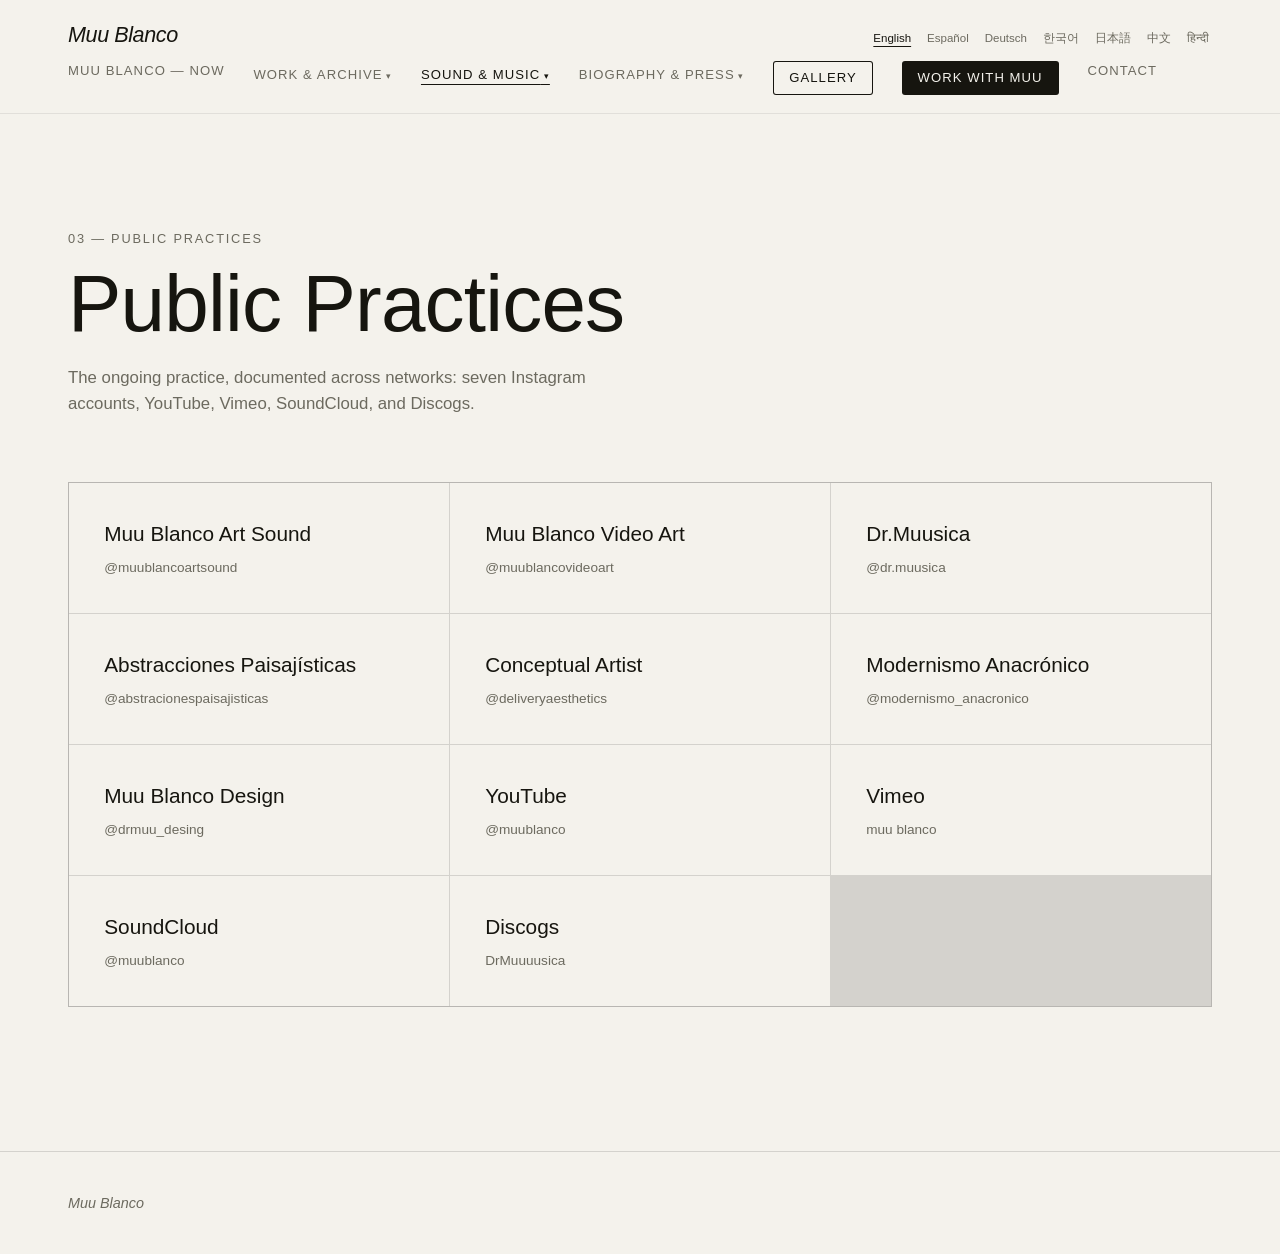
<file: practicas-publicas.html>
<!DOCTYPE html>
<html lang="en">
<head>
<meta charset="UTF-8" />
<meta name="viewport" content="width=device-width, initial-scale=1.0" />
<title>Prácticas Públicas — Muu Blanco</title>
<link rel="canonical" href="https://muublanco.com/practicas-publicas.html" />
<meta name="description" content="Prácticas públicas de Muu Blanco: intervenciones, redes y proyectos de arte en espacio público, Instagram, YouTube y SoundCloud." />
<link rel="stylesheet" href="css/styles.css" />
</head>
<body>
<header class="site-header">
<div class="site-header__inner">
<a href="index.html" class="brand"><em>Muu Blanco</em></a>
<div class="lang-switch" id="langSwitch"></div>
<button class="nav-toggle" id="navToggle" aria-label="Menu" aria-expanded="false" data-i18n="common.menu">Menu</button>
<nav class="site-nav" id="siteNav">
<a href="index.html#ahora" data-i18n="common.nav.ahora">Muu Blanco — Ahora</a>
<div class="nav-group">
<button type="button" class="nav-group__trigger" aria-expanded="false" data-i18n="common.nav.group.obra">Obra &amp; Archivo</button>
<div class="nav-group__menu">
<a href="conceptual.html" data-i18n="common.nav.conceptual">Conceptual</a>
<a href="proyectos.html" data-i18n="common.nav.proyectos">Proyectos</a>
<a href="selected-works.html" data-i18n="common.nav.selectedworks">Selected Works</a>
<a href="exposiciones.html" data-i18n="common.nav.exposiciones">Catálogos Exposiciones</a>
</div>
</div>
<div class="nav-group">
<button type="button" class="nav-group__trigger is-active" aria-expanded="false" data-i18n="common.nav.group.musica">Música &amp; Sonido</button>
<div class="nav-group__menu">
<a href="dr-musica.html" data-i18n="common.nav.drmusica">DR.MUU RECORDS</a>
<a href="practicas-publicas.html" aria-current="page" data-i18n="common.nav.practicas">Prácticas Públicas</a>
</div>
</div>
<div class="nav-group">
<button type="button" class="nav-group__trigger" aria-expanded="false" data-i18n="common.nav.group.bio">Biografía &amp; Prensa</button>
<div class="nav-group__menu">
<a href="about.html" data-i18n="common.nav.about">About</a>
<a href="cv.html" data-i18n="common.nav.cv">CV</a>
<a href="prensa.html" data-i18n="common.nav.prensa">Prensa</a>
</div>
</div>
<a href="store.html" class="nav-cta nav-cta--outline" data-i18n="common.nav.galeria">Galería</a>
<a href="work-with-muu.html" class="nav-cta" data-i18n="common.nav.workwithmuu">Work With Muu</a>
<a href="contacto.html" data-i18n="common.nav.contacto">Contacto</a>
</nav>
</div>
</header>

<main>
<div class="page-head">
<p class="eyebrow" data-i18n="practicas.eyebrow">03 — Prácticas Públicas</p>
<h1 data-i18n="common.nav.practicas">Prácticas Públicas</h1>
<p data-i18n="practicas.lead">La práctica en curso, documentada en redes: siete cuentas de Instagram, YouTube, Vimeo, SoundCloud y Discogs.</p>
</div>

<div class="page-body">
<div class="social-grid">
<a class="social-card" href="https://www.instagram.com/muublancoartsound/" target="_blank" rel="noopener">
<span class="social-card__label">Muu Blanco Art Sound</span>
<span class="social-card__handle">@muublancoartsound</span>
</a>
<a class="social-card" href="https://www.instagram.com/muublancovideoart/" target="_blank" rel="noopener">
<span class="social-card__label">Muu Blanco Video Art</span>
<span class="social-card__handle">@muublancovideoart</span>
</a>
<a class="social-card" href="https://www.instagram.com/dr.muusica/" target="_blank" rel="noopener">
<span class="social-card__label">Dr.Muusica</span>
<span class="social-card__handle">@dr.muusica</span>
</a>
<a class="social-card" href="https://www.instagram.com/abstracionespaisajisticas/" target="_blank" rel="noopener">
<span class="social-card__label">Abstracciones Paisajísticas</span>
<span class="social-card__handle">@abstracionespaisajisticas</span>
</a>
<a class="social-card" href="https://www.instagram.com/deliveryaesthetics/" target="_blank" rel="noopener">
<span class="social-card__label">Conceptual Artist</span>
<span class="social-card__handle">@deliveryaesthetics</span>
</a>
<a class="social-card" href="https://www.instagram.com/modernismo_anacronico/" target="_blank" rel="noopener">
<span class="social-card__label">Modernismo Anacrónico</span>
<span class="social-card__handle">@modernismo_anacronico</span>
</a>
<a class="social-card" href="https://www.instagram.com/drmuu_desing/" target="_blank" rel="noopener">
<span class="social-card__label">Muu Blanco Design</span>
<span class="social-card__handle">@drmuu_desing</span>
</a>
<a class="social-card" href="https://www.youtube.com/@muublanco" target="_blank" rel="noopener">
<span class="social-card__label">YouTube</span>
<span class="social-card__handle">@muublanco</span>
</a>
<a class="social-card" href="https://vimeo.com/user1647263" target="_blank" rel="noopener">
<span class="social-card__label">Vimeo</span>
<span class="social-card__handle">muu blanco</span>
</a>
<a class="social-card" href="https://soundcloud.com/muublanco" target="_blank" rel="noopener">
<span class="social-card__label">SoundCloud</span>
<span class="social-card__handle">@muublanco</span>
</a>
<a class="social-card" href="https://www.discogs.com/user/DrMuuuusica" target="_blank" rel="noopener">
<span class="social-card__label">Discogs</span>
<span class="social-card__handle">DrMuuuusica</span>
</a>
</div>
</div>
</main>

<footer class="site-footer">
<div class="site-footer__inner">
<span><em>Muu Blanco</em></span>
</div>
</footer>
<script src="js/i18n.js"></script>
<script src="js/main.js"></script>
<script data-goatcounter="https://muublanco.goatcounter.com/count" async src="//gc.zgo.at/count.js"></script>
</body>
</html>
</file>
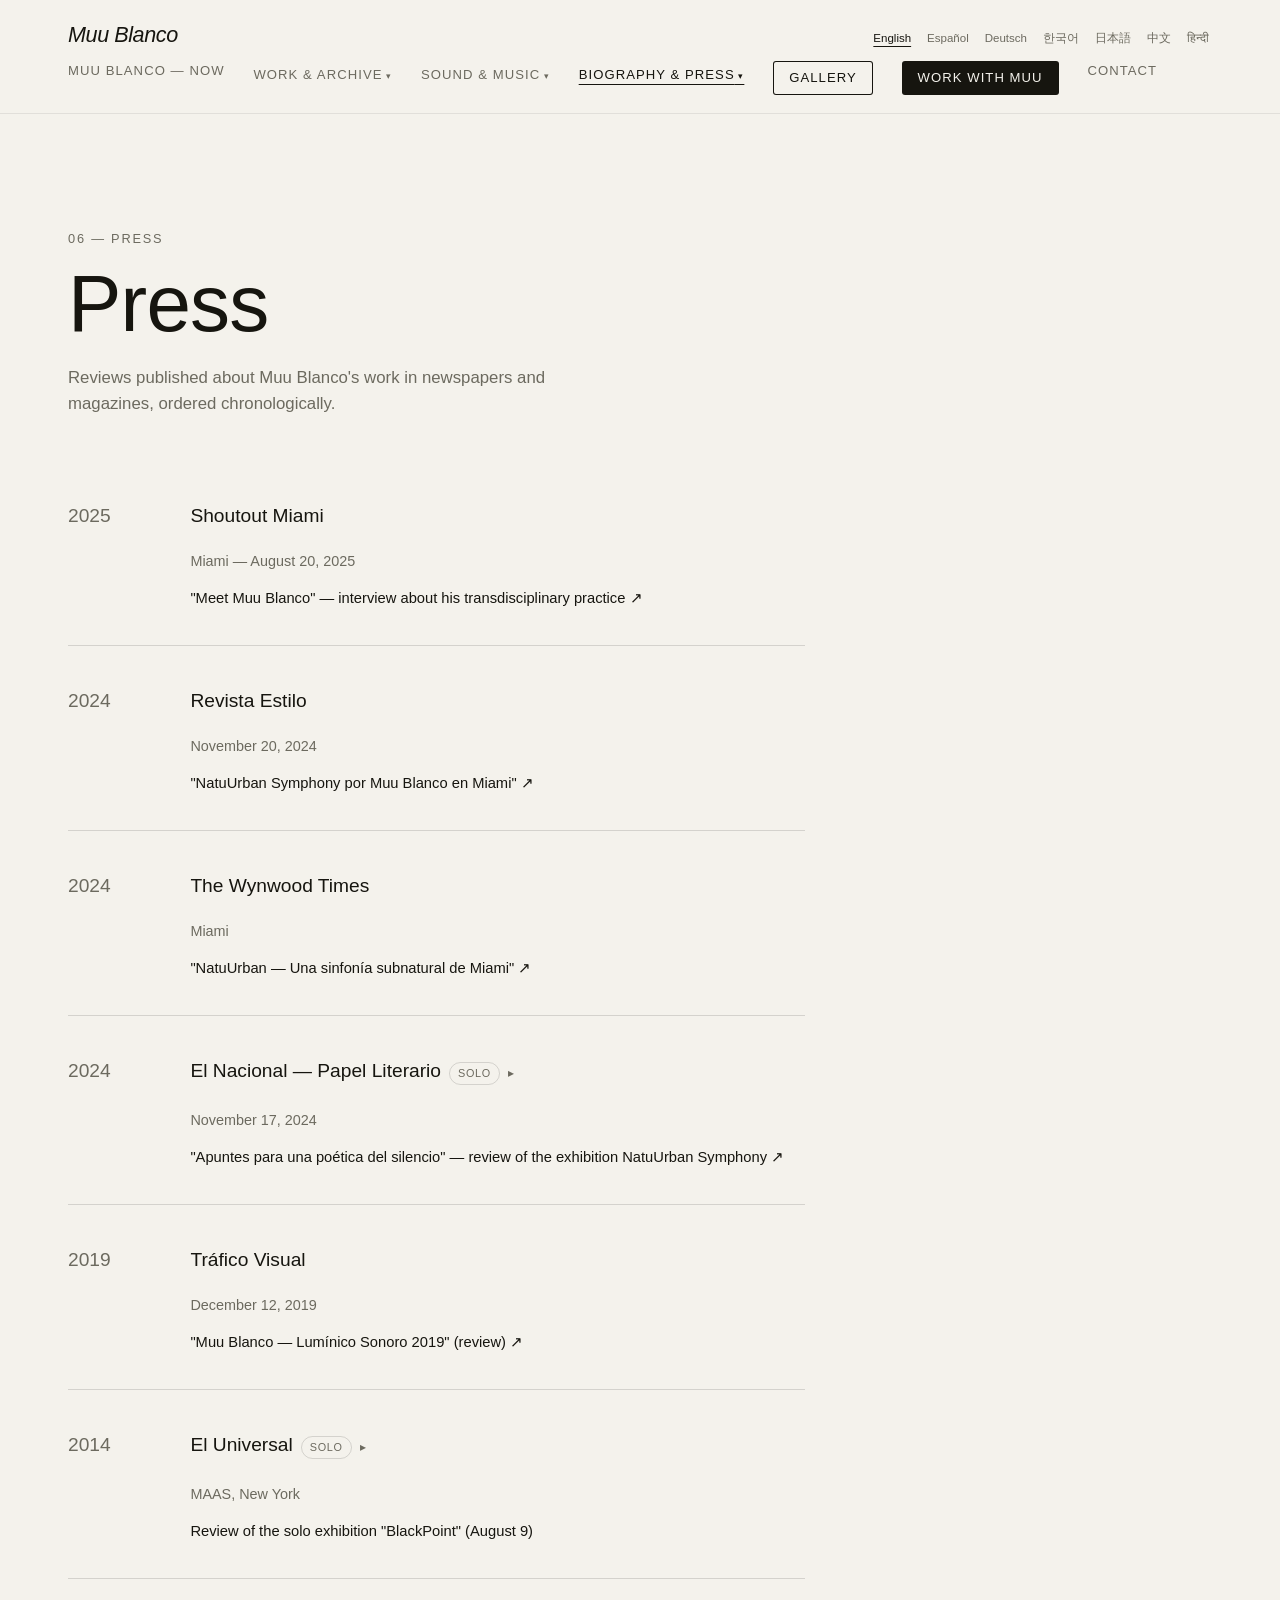
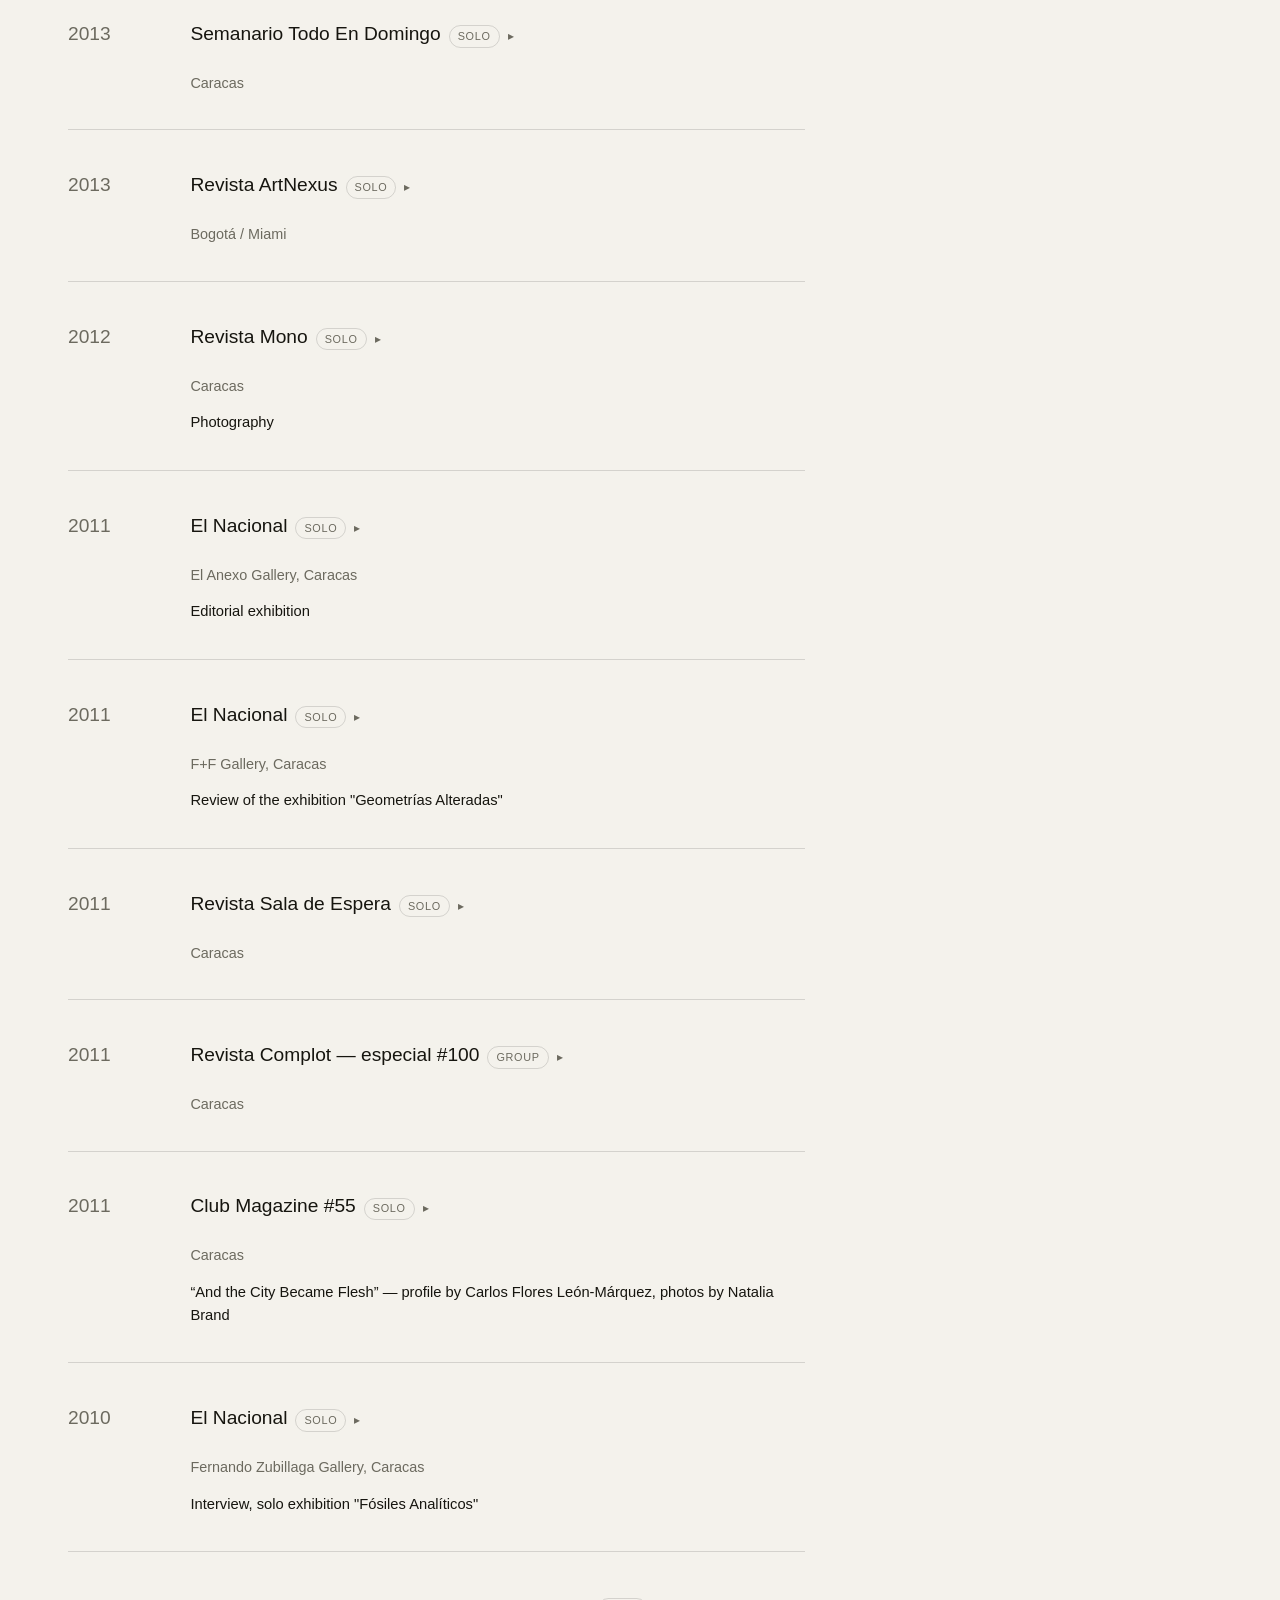
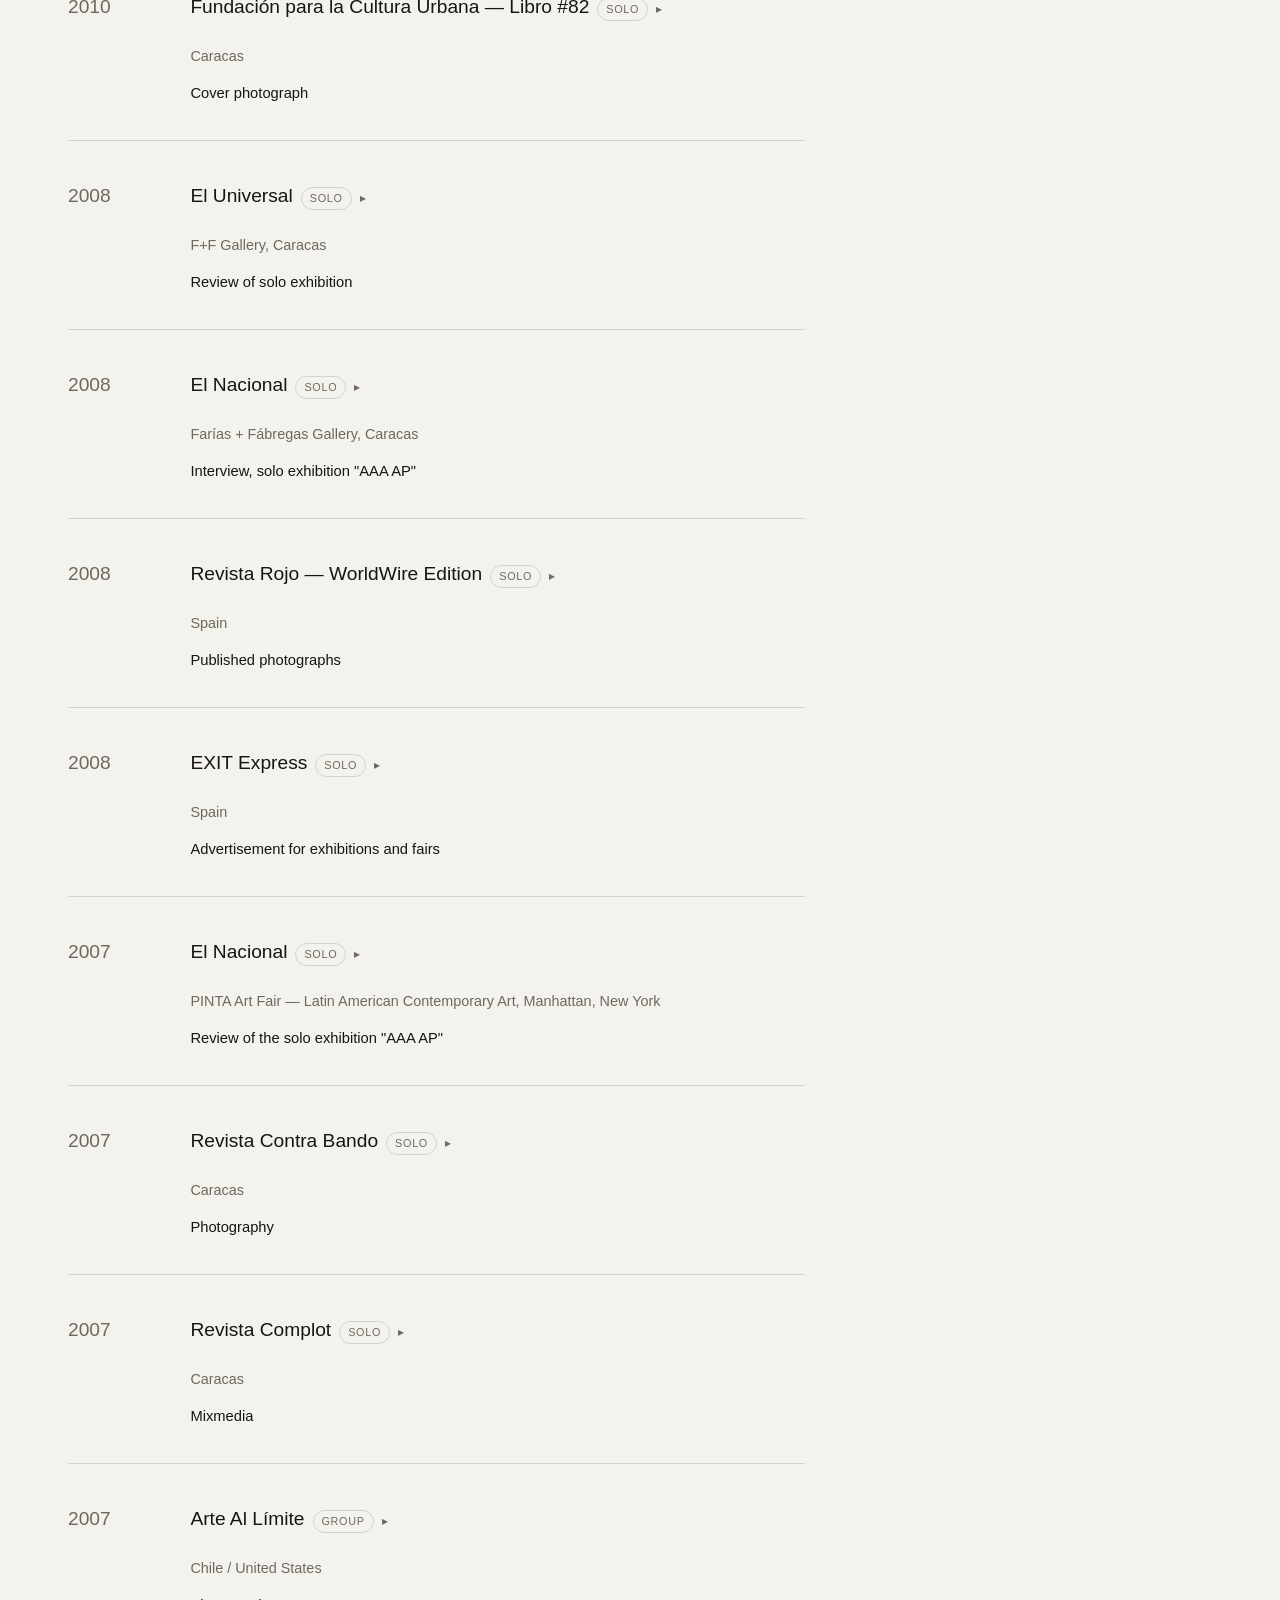
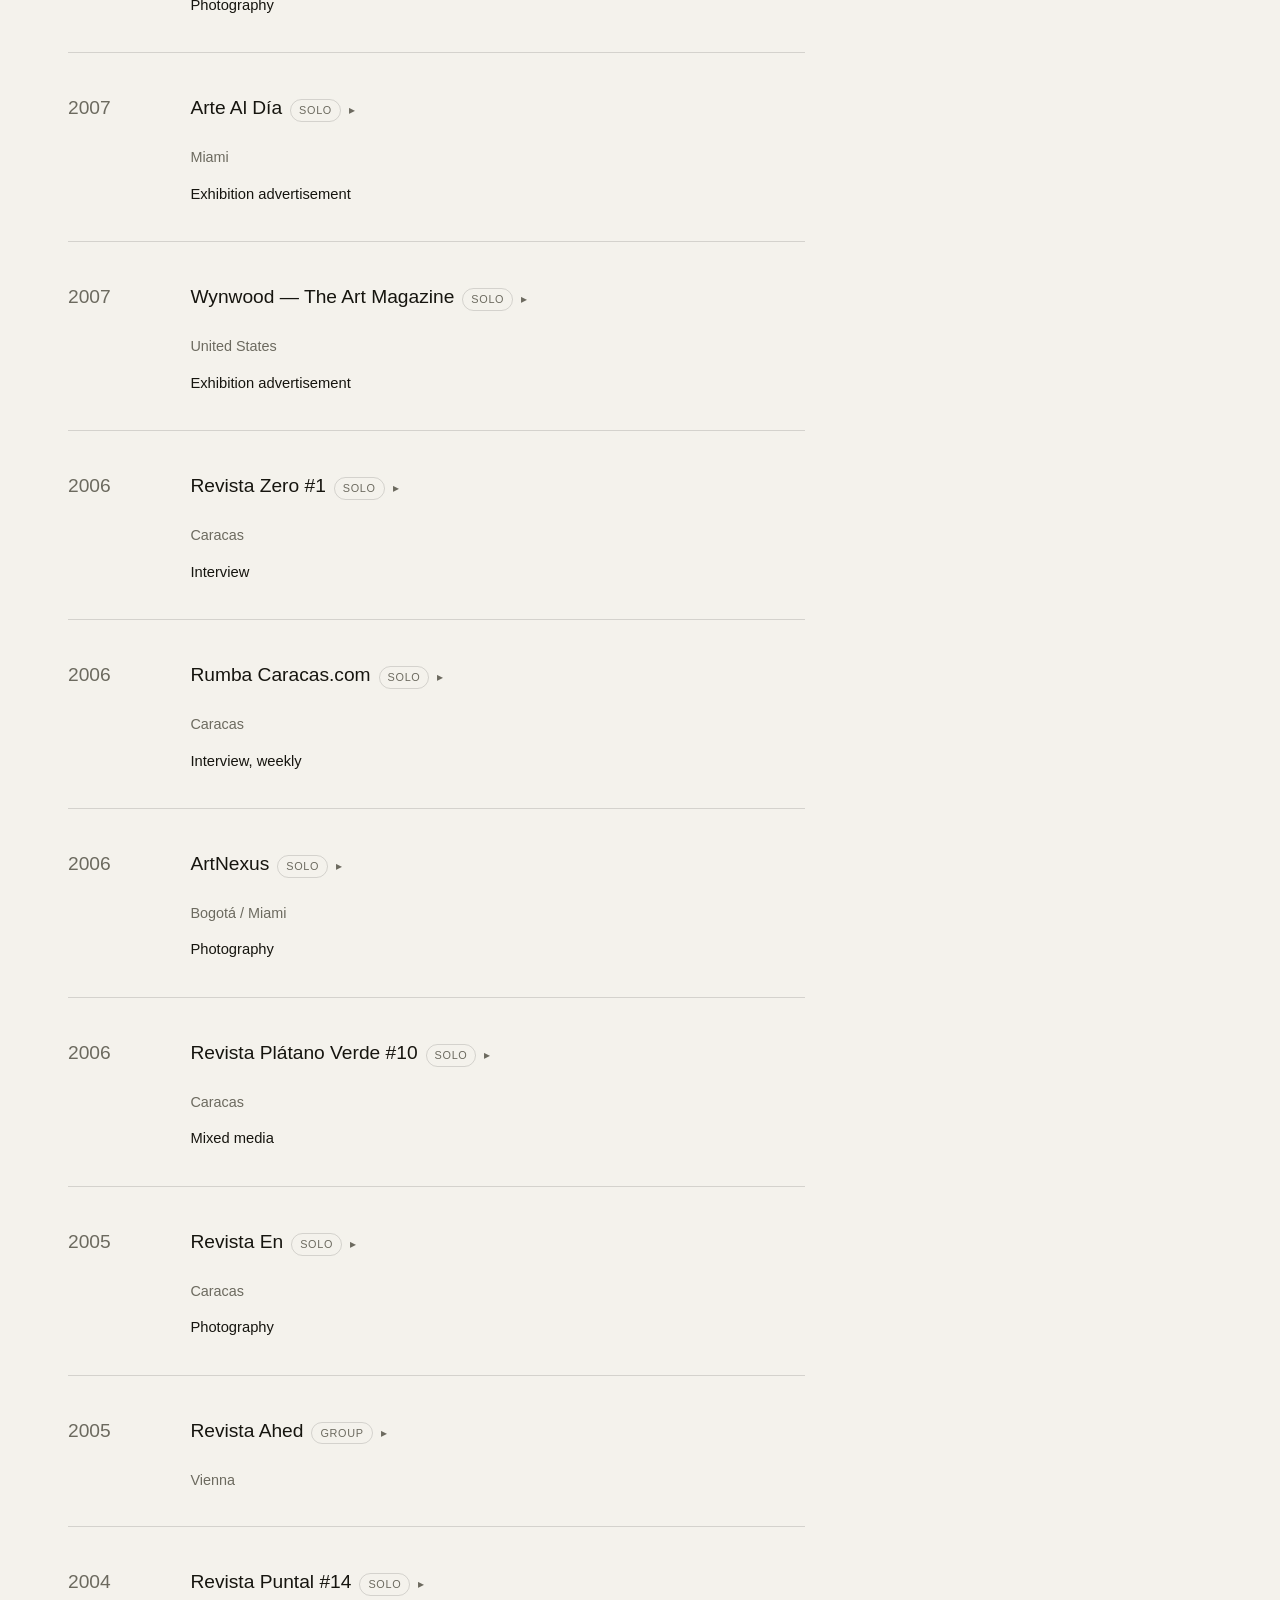
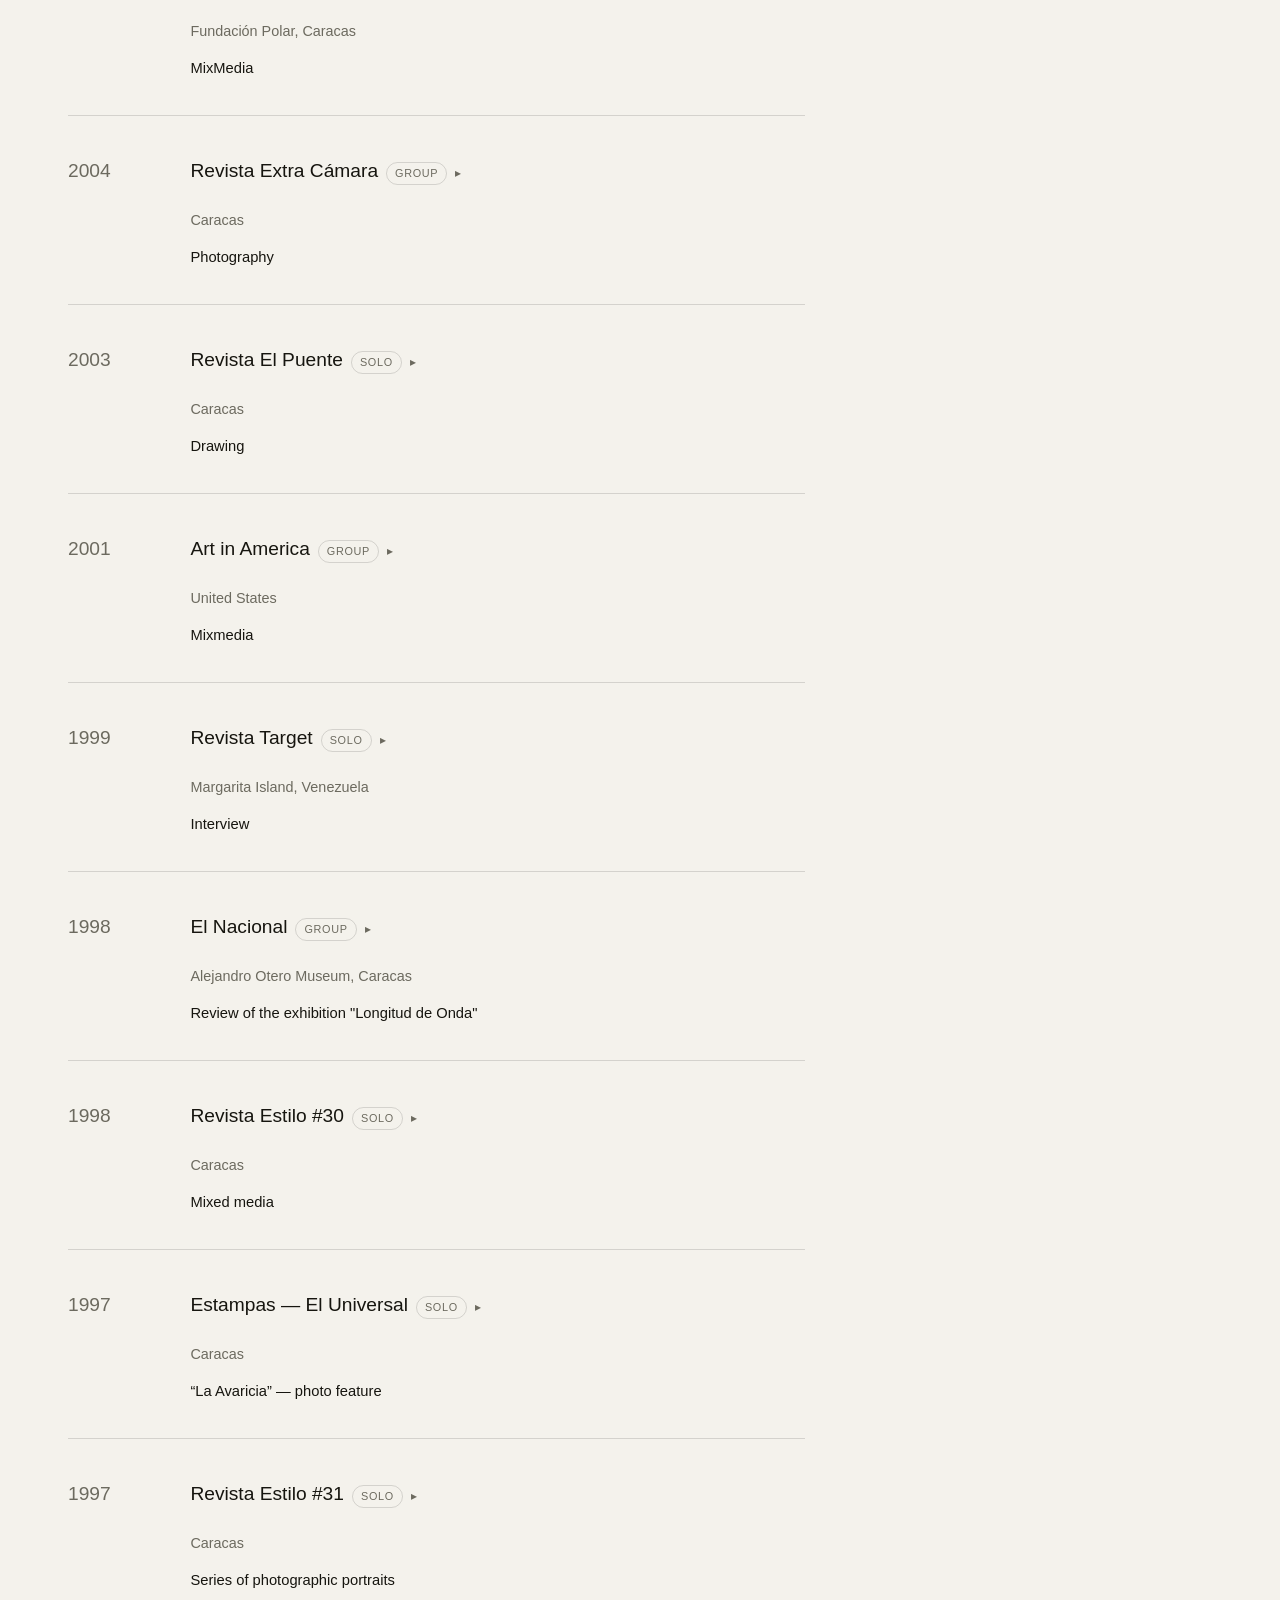
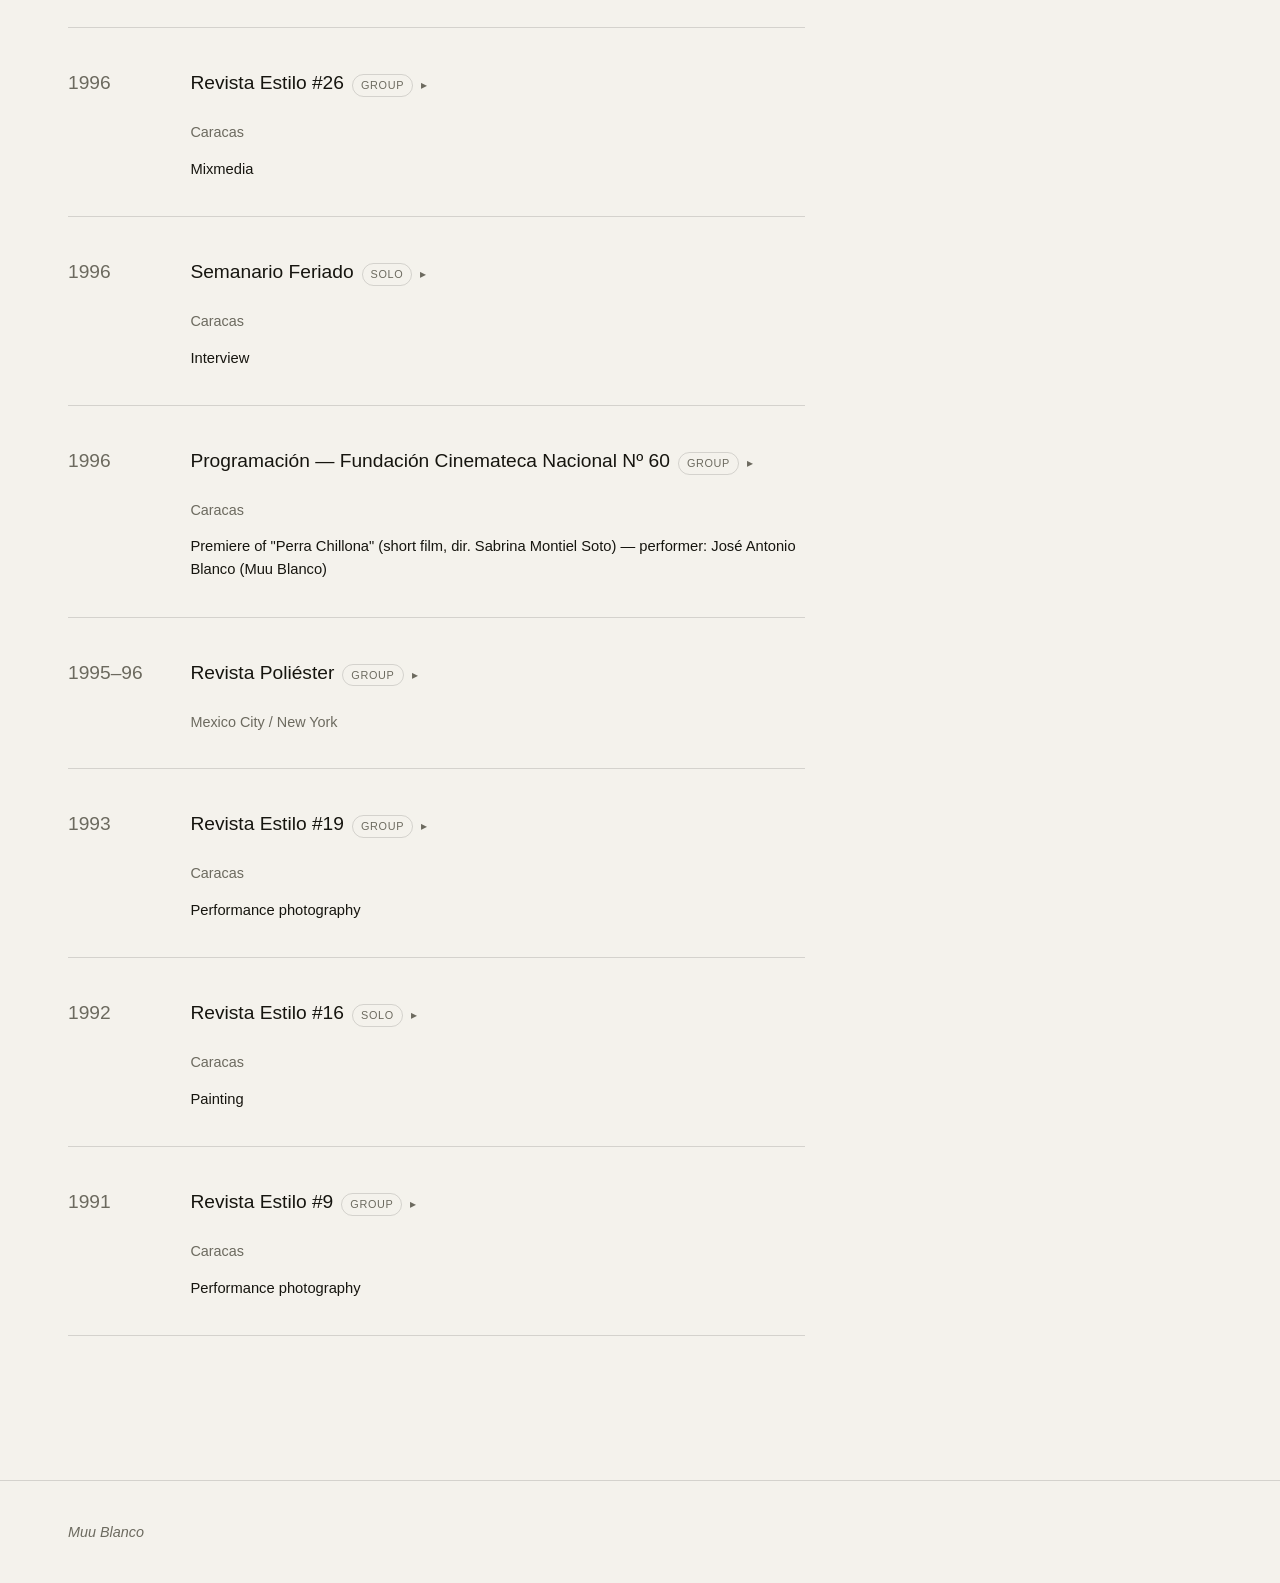
<file: prensa.html>
<!DOCTYPE html>
<html lang="en">
<head>
<meta charset="UTF-8" />
<meta name="viewport" content="width=device-width, initial-scale=1.0" />
<title>Prensa — Muu Blanco</title>
<link rel="canonical" href="https://muublanco.com/prensa.html" />
<meta name="description" content="Prensa y reseñas sobre la obra de Muu Blanco en periódicos y revistas, ordenadas cronológicamente desde 1995." />
<link rel="stylesheet" href="css/styles.css" />
</head>
<body>
<header class="site-header">
<div class="site-header__inner">
<a href="index.html" class="brand"><em>Muu Blanco</em></a>
<div class="lang-switch" id="langSwitch"></div>
<button class="nav-toggle" id="navToggle" aria-label="Menu" aria-expanded="false" data-i18n="common.menu">Menu</button>
<nav class="site-nav" id="siteNav">
<a href="index.html#ahora" data-i18n="common.nav.ahora">Muu Blanco — Ahora</a>
<div class="nav-group">
<button type="button" class="nav-group__trigger" aria-expanded="false" data-i18n="common.nav.group.obra">Obra &amp; Archivo</button>
<div class="nav-group__menu">
<a href="conceptual.html" data-i18n="common.nav.conceptual">Conceptual</a>
<a href="proyectos.html" data-i18n="common.nav.proyectos">Proyectos</a>
<a href="selected-works.html" data-i18n="common.nav.selectedworks">Selected Works</a>
<a href="exposiciones.html" data-i18n="common.nav.exposiciones">Catálogos Exposiciones</a>
</div>
</div>
<div class="nav-group">
<button type="button" class="nav-group__trigger" aria-expanded="false" data-i18n="common.nav.group.musica">Música &amp; Sonido</button>
<div class="nav-group__menu">
<a href="dr-musica.html" data-i18n="common.nav.drmusica">DR.MUU RECORDS</a>
<a href="practicas-publicas.html" data-i18n="common.nav.practicas">Prácticas Públicas</a>
</div>
</div>
<div class="nav-group">
<button type="button" class="nav-group__trigger is-active" aria-expanded="false" data-i18n="common.nav.group.bio">Biografía &amp; Prensa</button>
<div class="nav-group__menu">
<a href="about.html" data-i18n="common.nav.about">About</a>
<a href="cv.html" data-i18n="common.nav.cv">CV</a>
<a href="prensa.html" aria-current="page" data-i18n="common.nav.prensa">Prensa</a>
</div>
</div>
<a href="store.html" class="nav-cta nav-cta--outline" data-i18n="common.nav.galeria">Galería</a>
<a href="work-with-muu.html" class="nav-cta" data-i18n="common.nav.workwithmuu">Work With Muu</a>
<a href="contacto.html" data-i18n="common.nav.contacto">Contacto</a>
</nav>
</div>
</header>

<main>
<div class="page-head">
<p class="eyebrow" data-i18n="prensa.eyebrow">06 — Prensa</p>
<h1 data-i18n="common.nav.prensa">Prensa</h1>
<p data-i18n="prensa.lead">Reseñas publicadas sobre el trabajo de Muu Blanco en periódicos y revistas, ordenadas cronológicamente.</p>
</div>

<div class="page-body">
<div id="press">
<p class="muted" data-i18n="prensa.loading">Cargando reseñas…</p>
</div>
</div>
</main>

<footer class="site-footer">
<div class="site-footer__inner">
<span><em>Muu Blanco</em></span>
</div>
</footer>

<script src="js/i18n.js"></script>
<script src="js/main.js"></script>
<script>
(function () {
  const root = document.querySelector("#press");
  if (!root) return;
  const esc = (s) => (s || "").toString().replace(/[&<>"']/g, (c) => ({ "&": "&amp;", "<": "&lt;", ">": "&gt;", '"': "&quot;", "'": "&#39;" }[c]));
  const yearKey = (y) => parseInt((y || "").toString().replace(/[^0-9].*$/, ""), 10) || 0;
  const isLocal = (id) => id.indexOf("/") !== -1;
  const driveThumb = (id, w = 900) => isLocal(id) ? id : `https://lh3.googleusercontent.com/d/${id}=w${w}`;
  const driveView = (id) => isLocal(id) ? id : `https://drive.google.com/file/d/${id}/view`;
  const pick = (field, lang) => (field && (field[lang] || field.es)) || "";
  const emptyMsg = { es: "Aún no hay reseñas publicadas.", en: "No reviews published yet.", de: "Es sind noch keine Rezensionen veröffentlicht.", ko: "아직 게시된 리뷰가 없습니다.", ja: "まだ公開されたレビューはありません。", zh: "暂无已发布的评论。", hi: "अभी तक कोई समीक्षा प्रकाशित नहीं हुई है।" };
  const errMsg = { es: "No se pudieron cargar las reseñas.", en: "Could not load the reviews.", de: "Die Rezensionen konnten nicht geladen werden.", ko: "리뷰를 불러올 수 없습니다.", ja: "レビューを読み込めませんでした。", zh: "无法加载评论。", hi: "समीक्षाएं लोड नहीं की जा सकीं।" };

  let ENTRIES = null;

  function render() {
    if (!ENTRIES) return;
    const lang = (window.i18n && window.i18n.getLang()) || "es";
    if (!ENTRIES.length) { root.innerHTML = `<p class="muted">${emptyMsg[lang]}</p>`; return; }
    const sorted = [...ENTRIES].sort((a, b) => yearKey(b.year) - yearKey(a.year));
    root.innerHTML = `<div class="press-list">${sorted.map((e) => {
      const imgs = (e.imageIds && e.imageIds.length) ? e.imageIds : (e.imageId ? [e.imageId] : []);
      return `
      <article class="press-entry">
        <p class="press-entry__year">${esc(e.year)}</p>
        <div>
          <p class="press-entry__outlet${imgs.length ? " video-toggle" : ""}">${esc(e.outlet)}${e.kind ? ` <span class="badge">${esc(pick(e.kind, lang))}</span>` : ""}${imgs.length ? ` <span class="gallery-toggle__caret">▸</span>` : ""}</p>
          ${pick(e.place, lang) ? `<p class="press-entry__place">${esc(pick(e.place, lang))}</p>` : ""}
          ${pick(e.note, lang) ? `<p class="press-entry__note">${e.url ? `<a href="${e.url}" target="_blank" rel="noopener">${esc(pick(e.note, lang))} ↗</a>` : esc(pick(e.note, lang))}</p>` : ""}
          ${imgs.length ? `<div class="press-entry__img-wrap video-toggle-content is-collapsed${imgs.length > 1 ? " press-entry__img-wrap--grid" : ""}">${imgs.map((id) => `<a class="press-entry__img" href="${driveView(id)}" target="_blank" rel="noopener"><img src="${driveThumb(id)}" alt="${esc(e.outlet)}" loading="lazy" referrerpolicy="no-referrer"></a>`).join("")}</div>` : ""}
        </div>
      </article>
    `;
    }).join("")}</div>`;
    bindToggles();
  }

  function bindToggles() {
    root.querySelectorAll(".video-toggle").forEach((title) => {
      const content = title.parentElement.querySelector(".video-toggle-content");
      if (!content) return;
      title.setAttribute("role", "button");
      title.setAttribute("tabindex", "0");
      title.setAttribute("aria-expanded", "false");
      function toggle() {
        const willOpen = content.classList.contains("is-collapsed");
        content.classList.toggle("is-collapsed");
        title.classList.toggle("is-open", willOpen);
        title.setAttribute("aria-expanded", willOpen ? "true" : "false");
      }
      title.addEventListener("click", toggle);
      title.addEventListener("keydown", (e) => {
        if (e.key === "Enter" || e.key === " ") { e.preventDefault(); toggle(); }
      });
    });
  }

  fetch("data/prensa.json", { cache: "no-store" })
    .then((r) => r.json())
    .then((entries) => { ENTRIES = entries; render(); })
    .catch(() => {
      const lang = (window.i18n && window.i18n.getLang()) || "es";
      root.innerHTML = `<p class="muted">${errMsg[lang]}</p>`;
    });

  document.addEventListener("langchange", render);
})();
</script>
<script data-goatcounter="https://muublanco.goatcounter.com/count" async src="//gc.zgo.at/count.js"></script>
</body>
</html>
</file>
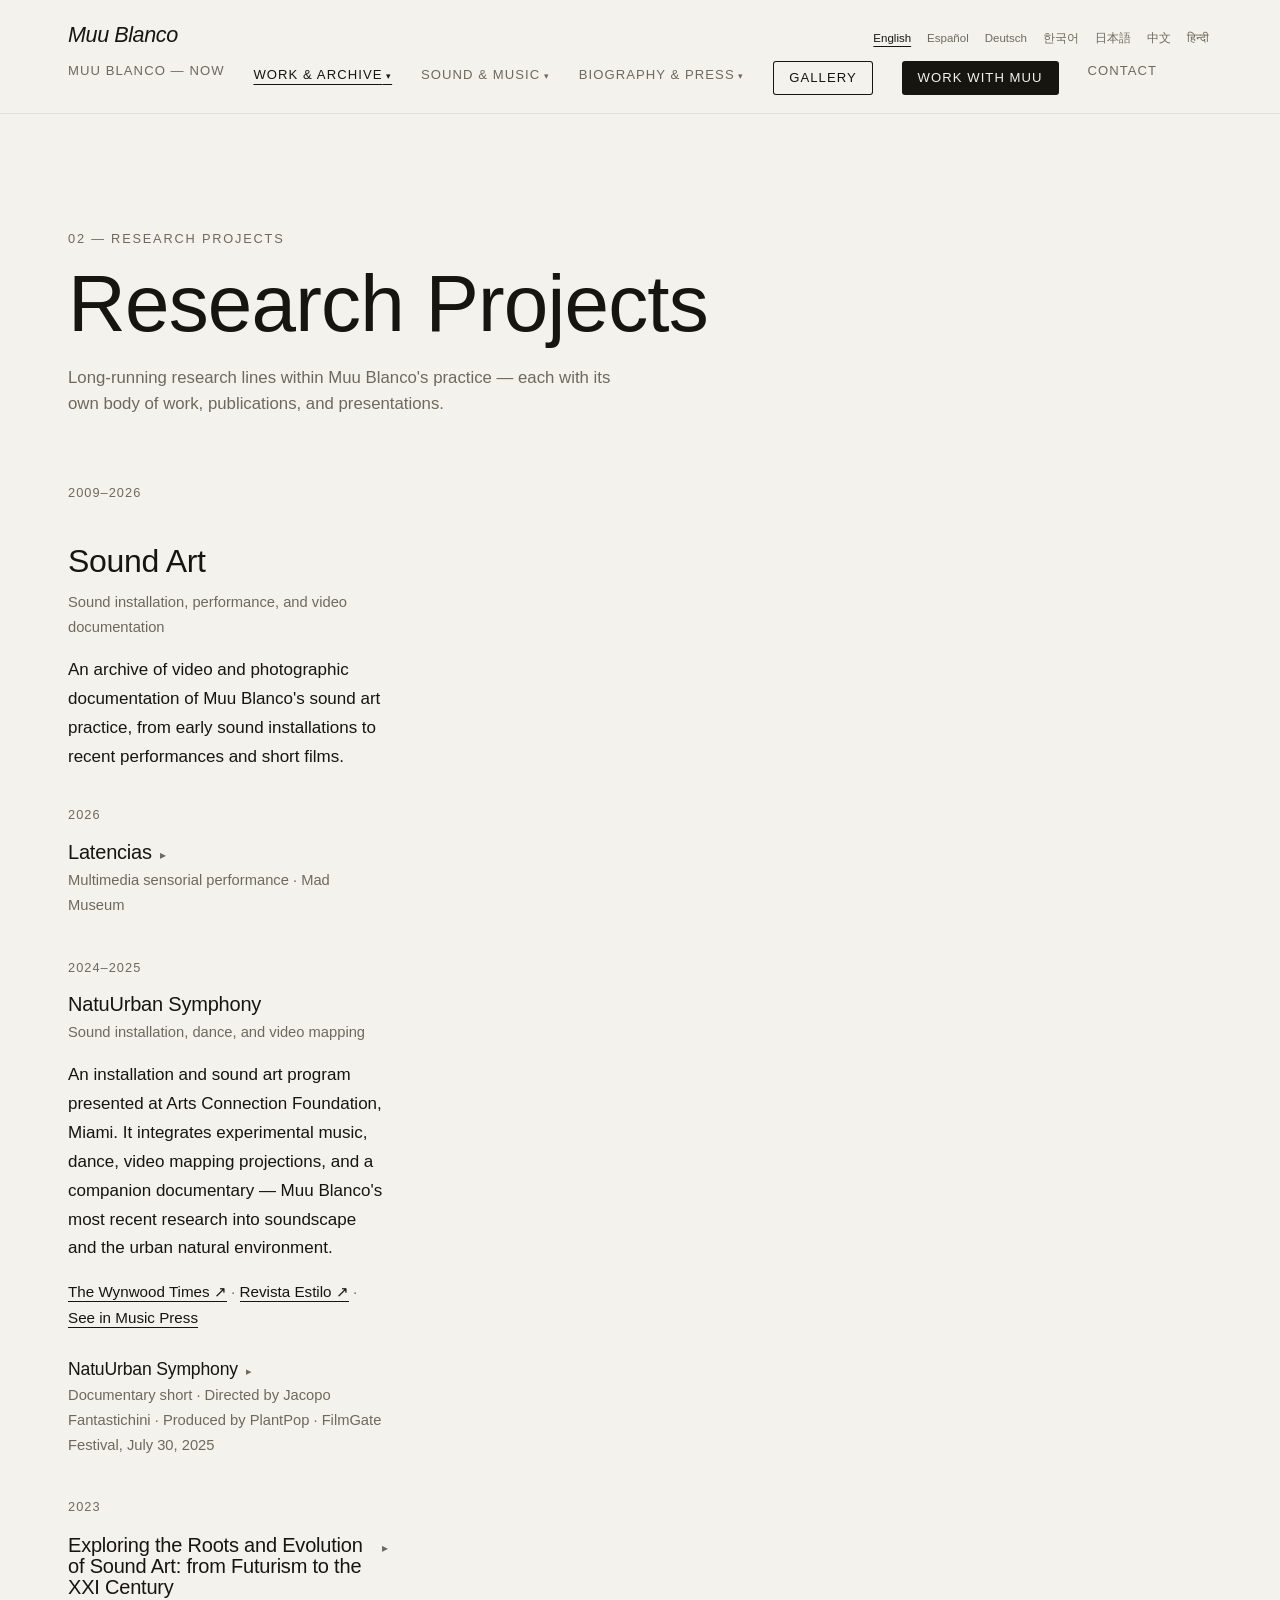
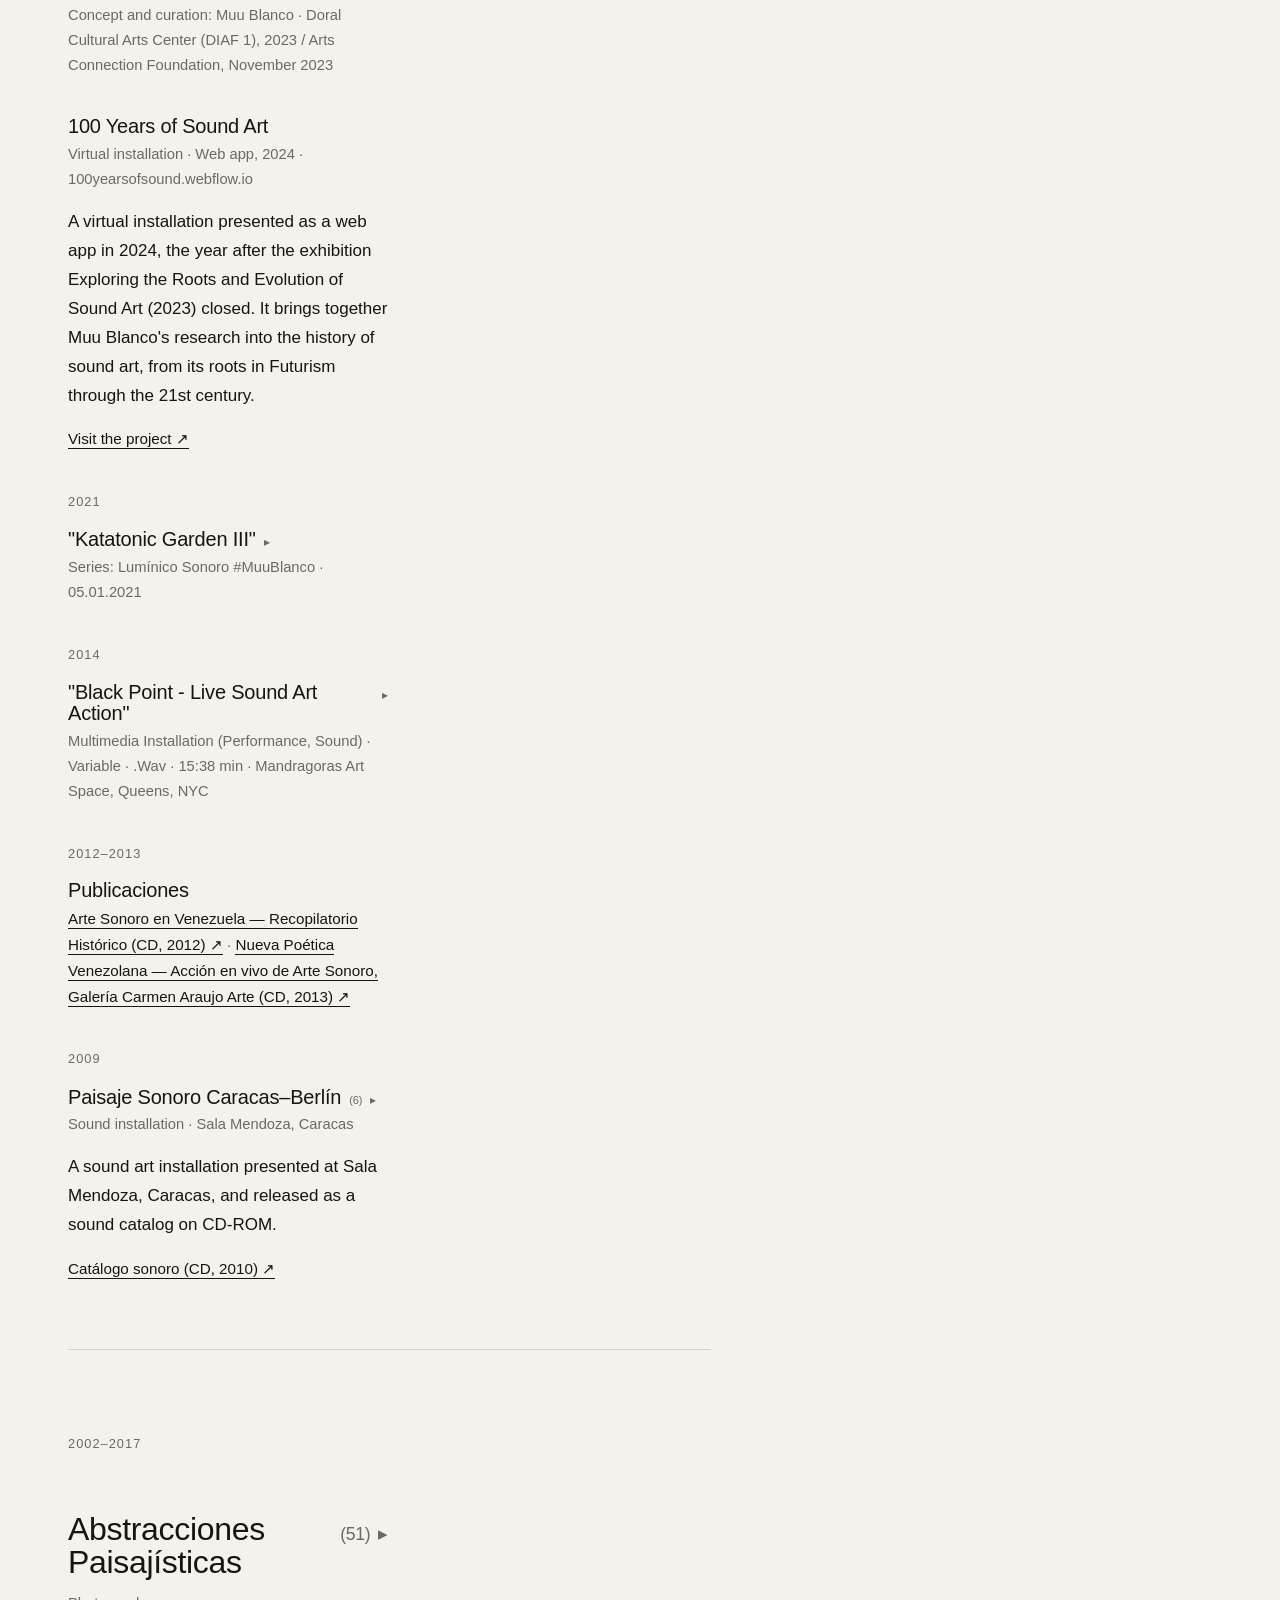
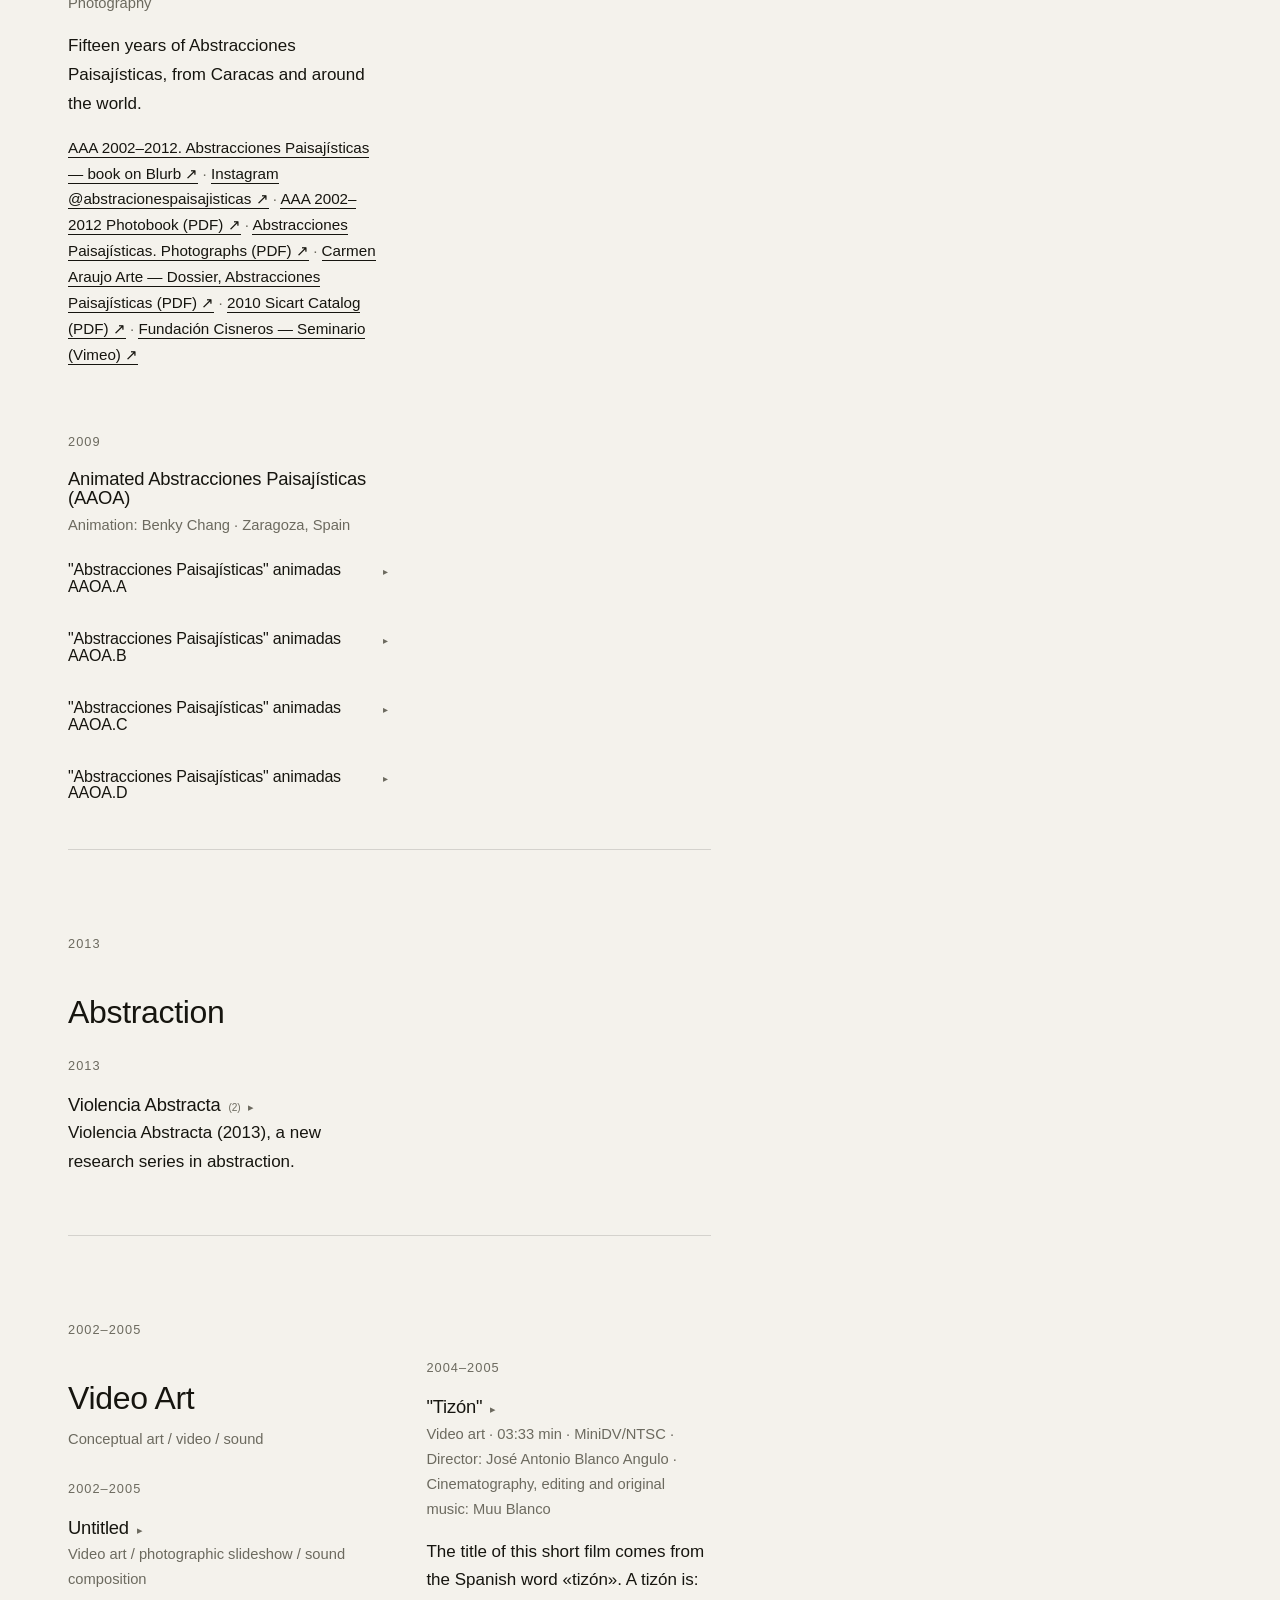
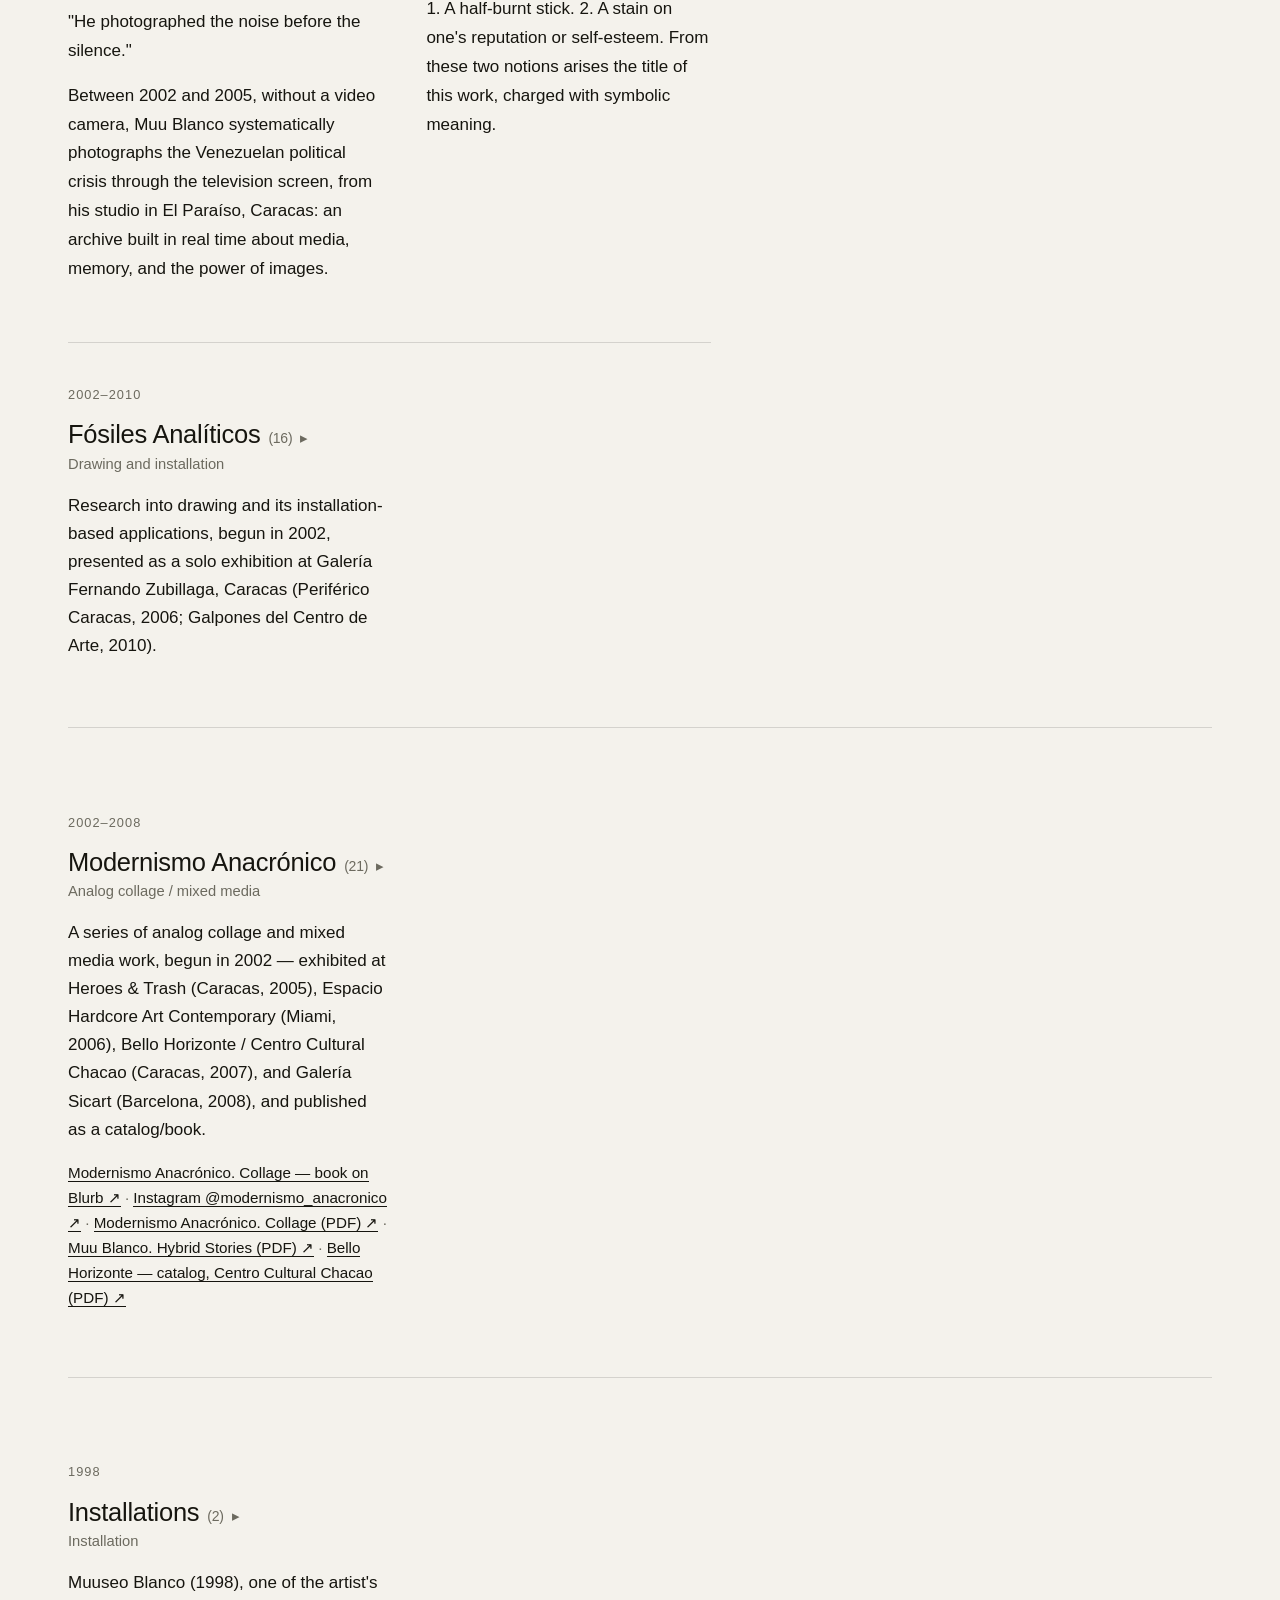
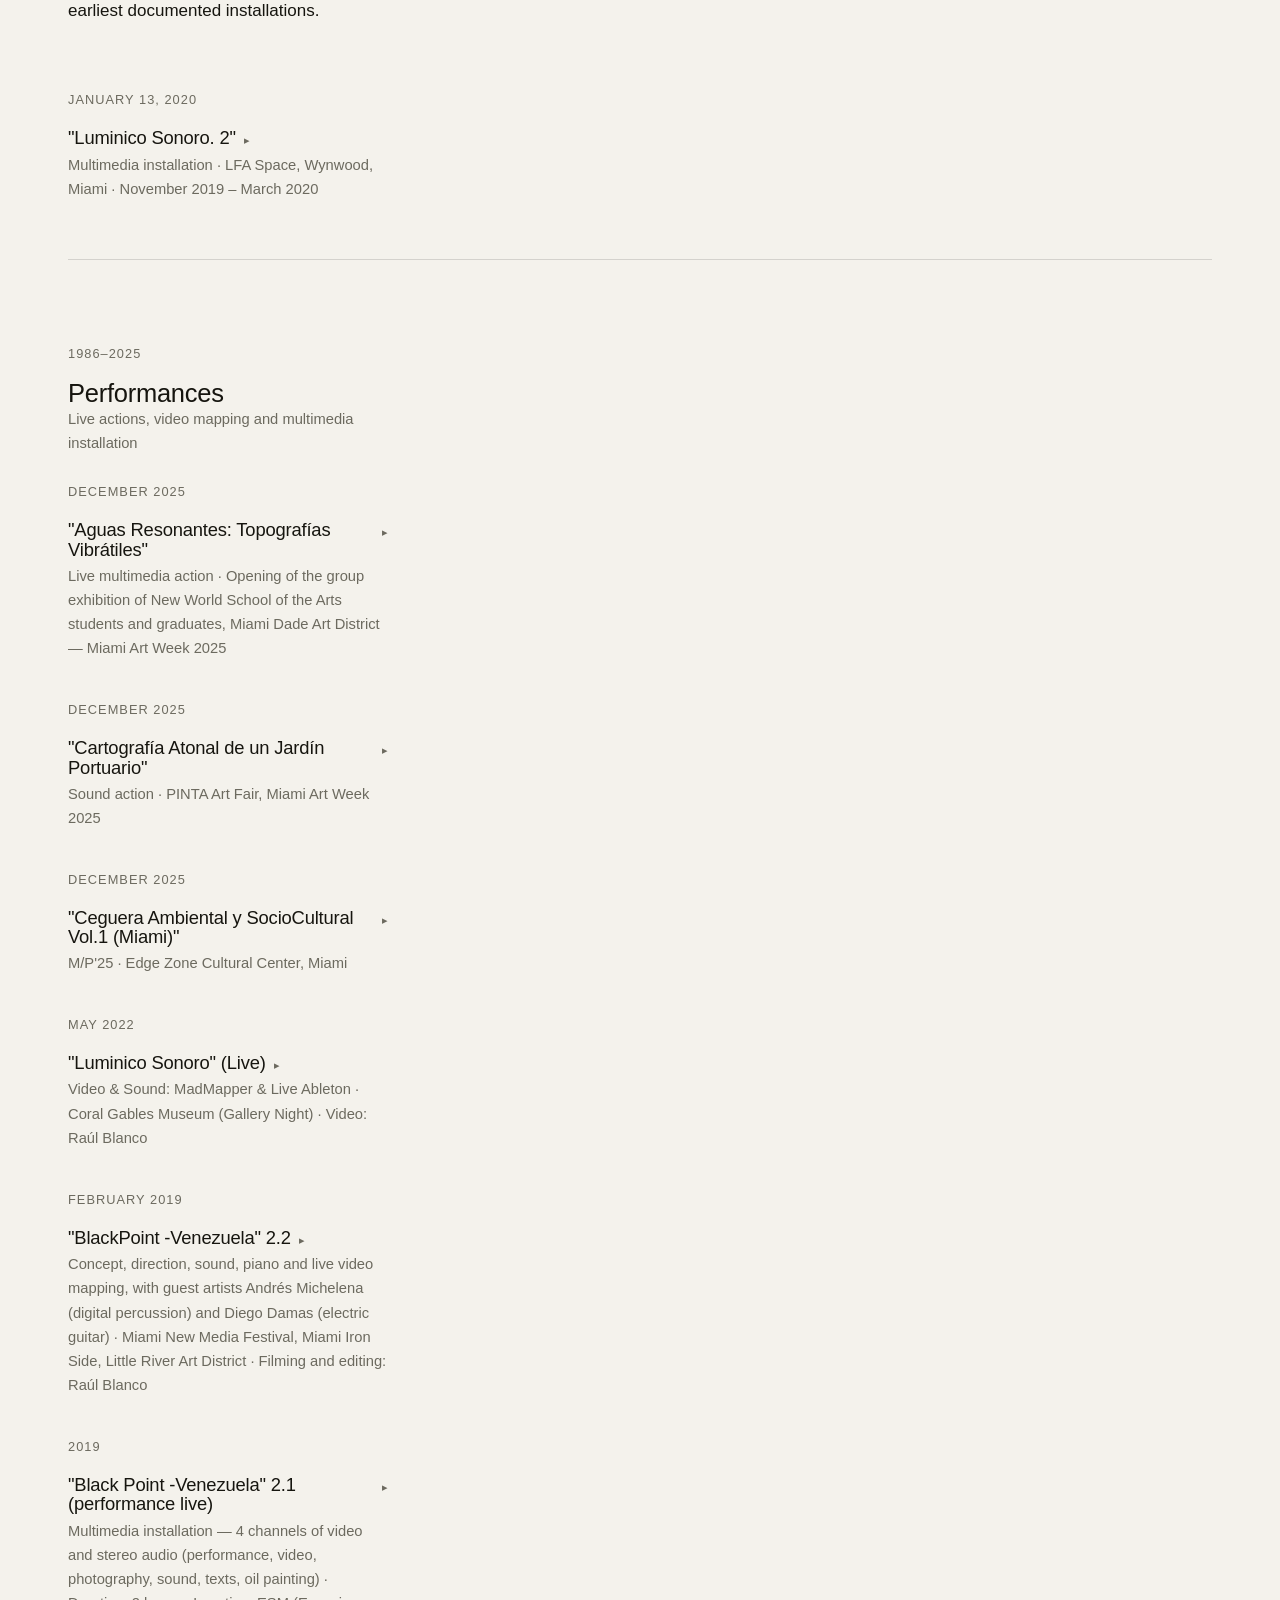
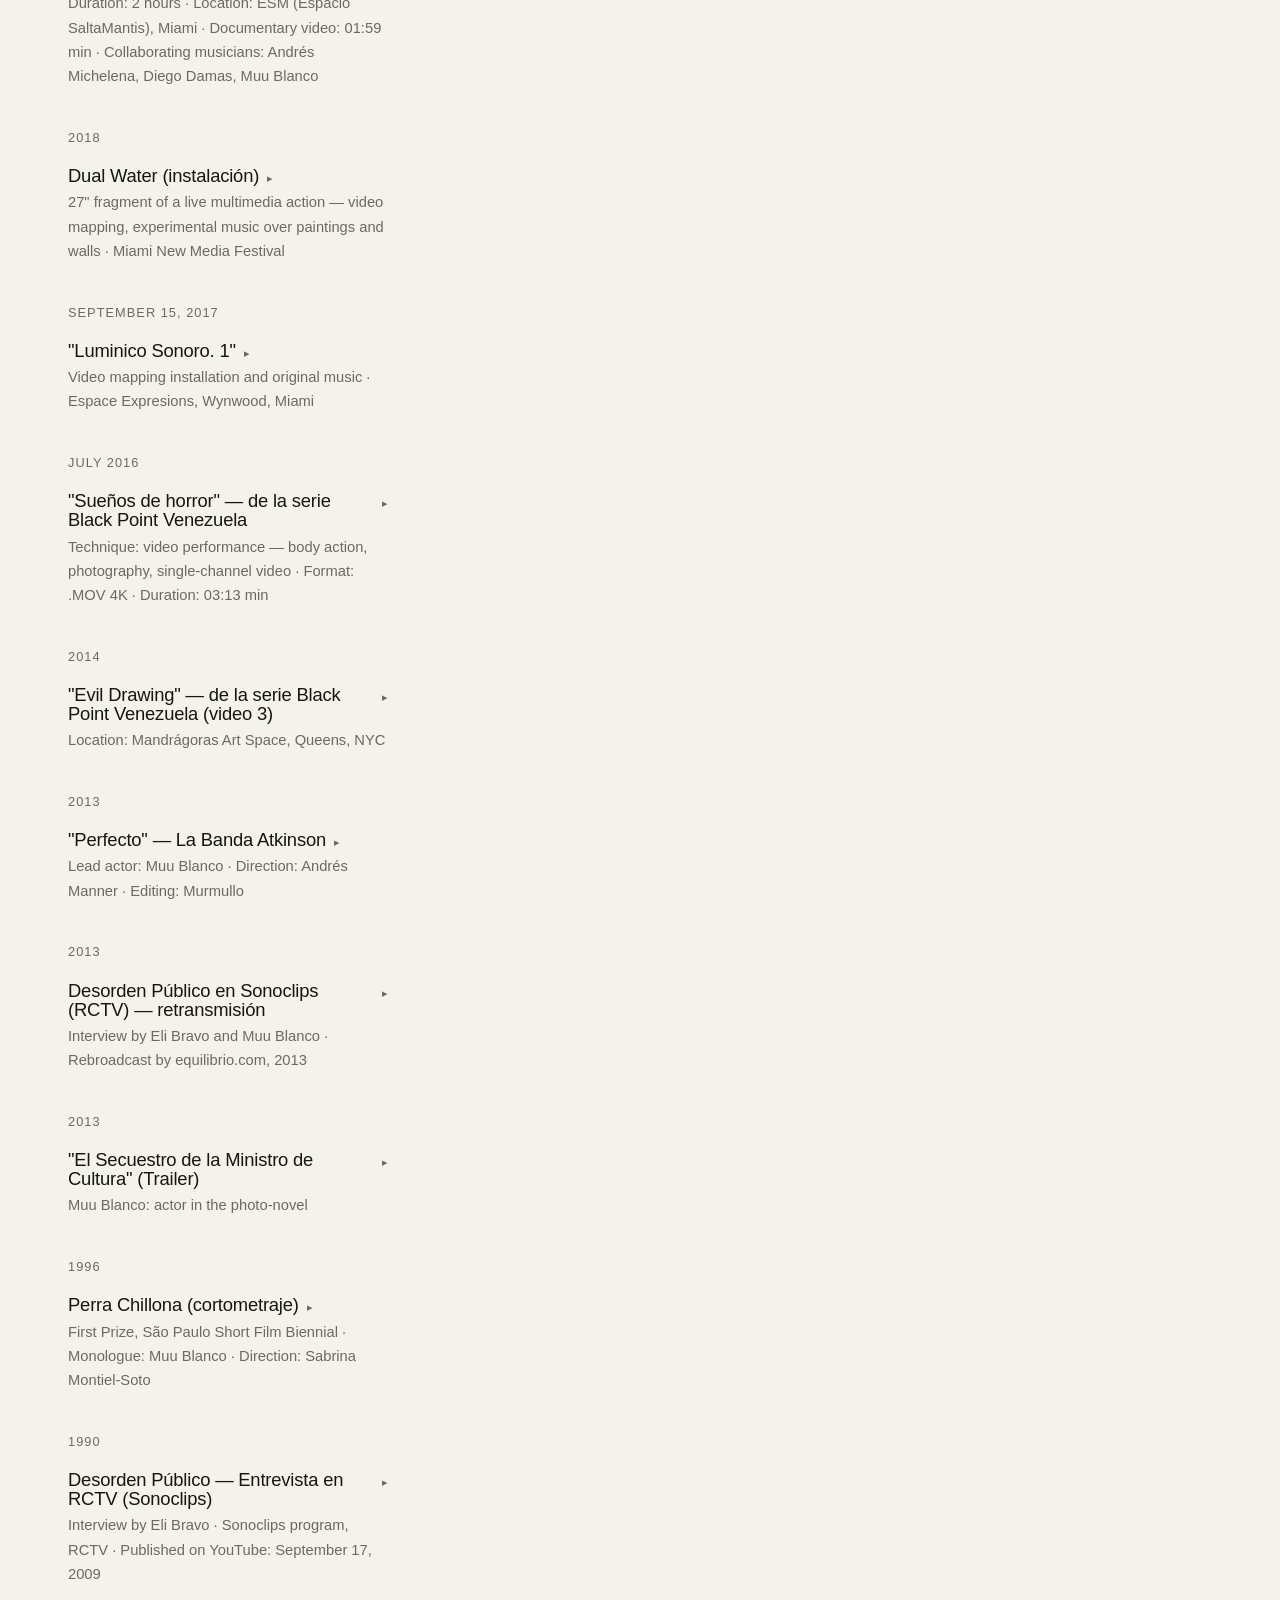
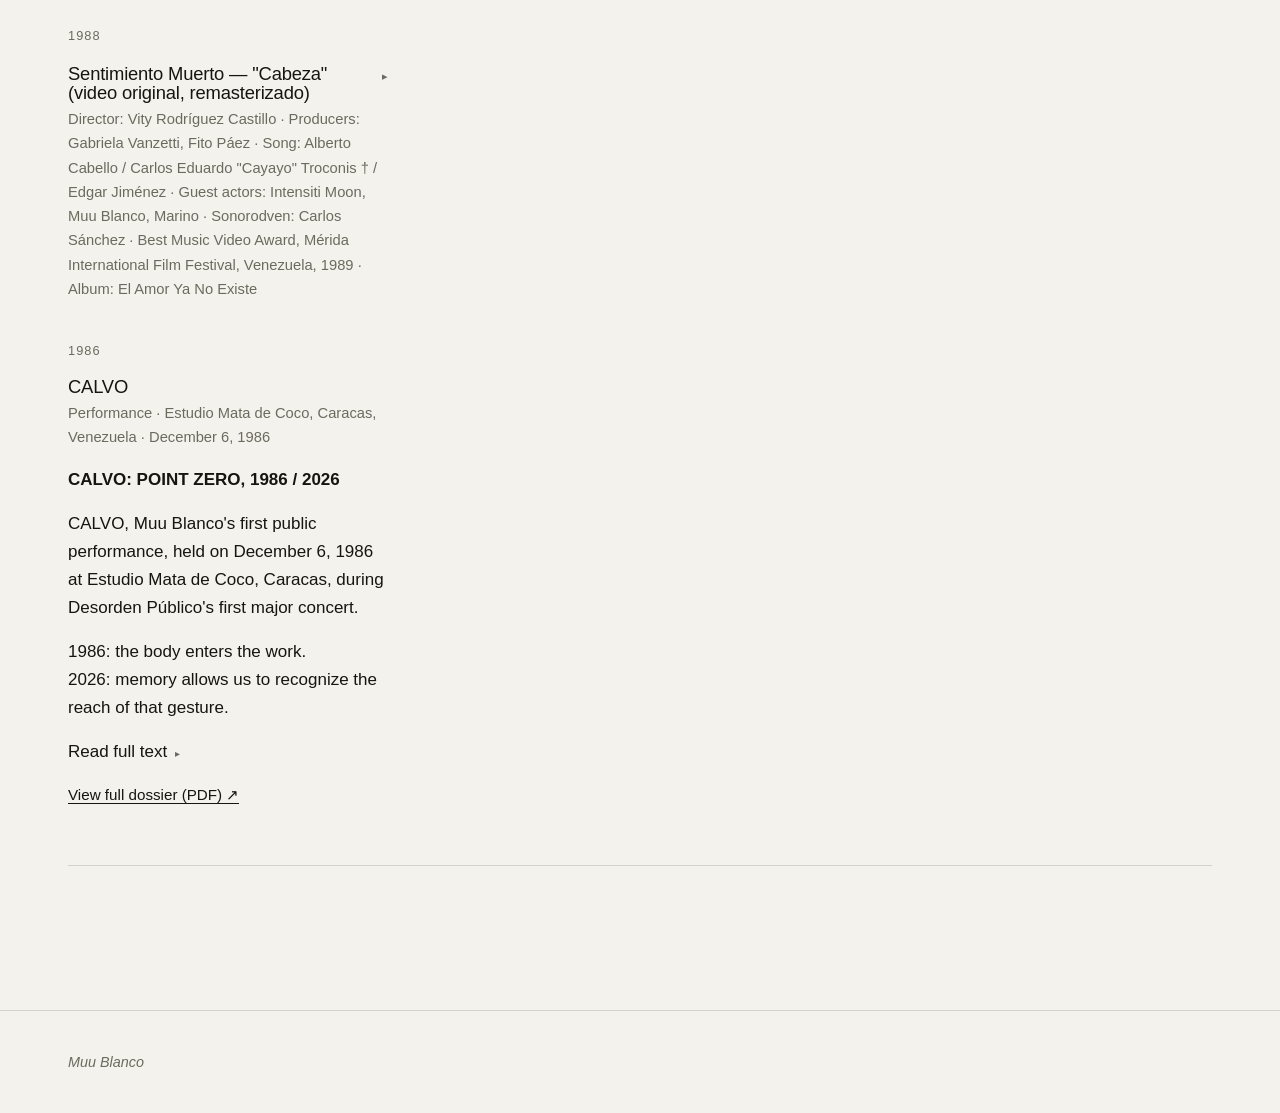
<file: proyectos.html>
<!DOCTYPE html>
<html lang="en">
<head>
<meta charset="UTF-8" />
<meta name="viewport" content="width=device-width, initial-scale=1.0" />
<title>Proyectos — Muu Blanco</title>
<link rel="canonical" href="https://muublanco.com/proyectos.html" />
<meta name="description" content="Proyectos y espacios de Muu Blanco: exposiciones, instalaciones y colaboraciones curatoriales a lo largo de su trayectoria." />
<link rel="stylesheet" href="css/styles.css" />
</head>
<body>
<header class="site-header">
<div class="site-header__inner">
<a href="index.html" class="brand"><em>Muu Blanco</em></a>
<div class="lang-switch" id="langSwitch"></div>
<button class="nav-toggle" id="navToggle" aria-label="Menu" aria-expanded="false" data-i18n="common.menu">Menu</button>
<nav class="site-nav" id="siteNav">
<a href="index.html#ahora" data-i18n="common.nav.ahora">Muu Blanco — Ahora</a>
<div class="nav-group">
<button type="button" class="nav-group__trigger is-active" aria-expanded="false" data-i18n="common.nav.group.obra">Obra &amp; Archivo</button>
<div class="nav-group__menu">
<a href="conceptual.html" data-i18n="common.nav.conceptual">Conceptual</a>
<a href="proyectos.html" aria-current="page" data-i18n="common.nav.proyectos">Proyectos</a>
<a href="selected-works.html" data-i18n="common.nav.selectedworks">Selected Works</a>
<a href="exposiciones.html" data-i18n="common.nav.exposiciones">Catálogos Exposiciones</a>
</div>
</div>
<div class="nav-group">
<button type="button" class="nav-group__trigger" aria-expanded="false" data-i18n="common.nav.group.musica">Música &amp; Sonido</button>
<div class="nav-group__menu">
<a href="dr-musica.html" data-i18n="common.nav.drmusica">DR.MUU RECORDS</a>
<a href="practicas-publicas.html" data-i18n="common.nav.practicas">Prácticas Públicas</a>
</div>
</div>
<div class="nav-group">
<button type="button" class="nav-group__trigger" aria-expanded="false" data-i18n="common.nav.group.bio">Biografía &amp; Prensa</button>
<div class="nav-group__menu">
<a href="about.html" data-i18n="common.nav.about">About</a>
<a href="cv.html" data-i18n="common.nav.cv">CV</a>
<a href="prensa.html" data-i18n="common.nav.prensa">Prensa</a>
</div>
</div>
<a href="store.html" class="nav-cta nav-cta--outline" data-i18n="common.nav.galeria">Galería</a>
<a href="work-with-muu.html" class="nav-cta" data-i18n="common.nav.workwithmuu">Work With Muu</a>
<a href="contacto.html" data-i18n="common.nav.contacto">Contacto</a>
</nav>
</div>
</header>

<main>
<div class="page-head">
<p class="eyebrow" data-i18n="proyectos.eyebrow">02 — Proyectos de Investigación</p>
<h1 data-i18n="proyectos.h1">Proyectos de Investigación</h1>
<p data-i18n="proyectos.lead">Líneas de investigación de largo aliento dentro de la práctica de Muu Blanco — cada una con su propio cuerpo de obra, publicaciones y presentaciones.</p>
</div>

<div class="page-body">
<div class="prose">

<article class="biblio-entry">
<div class="biblio-entry__body">
<p class="biblio-entry__date">2009–2026</p>
<h2 class="display" data-i18n="proyectos.artesonoro.title">Arte Sonoro</h2>
<p class="biblio-entry__medium" data-i18n="proyectos.artesonoro.medium">Instalación sonora, performance y documentación en video</p>
<p data-i18n="proyectos.artesonoro.p1">Archivo de documentación en video y fotografía de la práctica de arte sonoro de Muu Blanco, desde instalaciones sonoras tempranas hasta performances y cortometrajes recientes.</p>

<div style="margin-top:2rem;">
<p class="biblio-entry__date">2026</p>
<h3 id="latencias" class="display video-toggle" style="font-size:1.25rem; margin-bottom:.3rem;">Latencias</h3>
<p class="biblio-entry__medium" data-i18n="proyectos.artesonoro.v1.meta">Performance sensorial multimedia · Mad Museum</p>
<div class="video-toggle-content">
<div class="video-embed" style="margin-top:.8rem;">
<iframe src="https://www.youtube.com/embed/t86iOwDd4Zg" title="Latencias" loading="lazy" allowfullscreen></iframe>
</div>
</div>
</div>

<div style="margin-top:2.4rem;">
<p class="biblio-entry__date">2024–2025</p>
<h3 id="natuurban-symphony" class="display" style="font-size:1.25rem; margin-bottom:.3rem;">NatuUrban Symphony</h3>
<p class="biblio-entry__medium" data-i18n="proyectos.natuurban.medium">Instalación sonora, danza y video mapping</p>
<p data-i18n="proyectos.natuurban.p1">Programa de instalación y arte sonoro presentado en Arts Connection Foundation, Miami. Integra música experimental, danza, proyecciones de video mapping y un documental homónimo — la investigación más reciente de Muu Blanco sobre paisaje sonoro y entorno natural urbano.</p>
<p class="detail__link">
<a href="https://thewynwoodtimes.com/muu-blanco-natuurban-miami" target="_blank" rel="noopener">The Wynwood Times ↗</a> ·
<a href="https://revistaestilo.org/2024/11/20/natuurban-symphony-por-muu-blanco-en-miami" target="_blank" rel="noopener">Revista Estilo ↗</a> ·
<a href="dr-musica.html" data-i18n="proyectos.seeInPress">Ver en Prensa musical</a>
</p>
<div style="margin-top:1.6rem;">
<h3 class="display video-toggle" style="font-size:1.1rem; margin-bottom:.3rem;" data-i18n="proyectos.natuurban.videoTitle">NatuUrban Symphony</h3>
<p class="biblio-entry__medium" data-i18n="proyectos.natuurban.videoMeta">Cortometraje documental · Dirección: Jacopo Fantastichini · Producción: PlantPop · FilmGate Festival, 30 de julio de 2025</p>
<div class="video-toggle-content">
<p data-i18n="proyectos.natuurban.videoDesc">Cortometraje documental dirigido por Jacopo Fantastichini y producido por PlantPop, con curaduría de Gerardo Zavarce. Narra la trayectoria de Muu Blanco y el proceso de creación de su instalación de arte sonoro NatuUrban Symphony, que explora los sonidos naturales y urbanos de parques nacionales en las afueras de las principales ciudades del sur de Florida — una instalación realizada gracias al patrocinio de Arts Connection Foundation, con quien Muu Blanco colabora en Miami desde 2014. El cortometraje cuenta con imágenes de Camera Creature SVC y música original de Dr.Muusica, y documenta el concepto central de la obra: plantas vivas que sostienen mini altavoces reproduciendo paisajes sonoros que conectan lo natural con lo urbano. Se estrenó el 30 de julio de 2025 en SilverSpot Cinemas, Downtown Miami, como parte del FilmGate Festival — el primer cortometraje documental de Muu Blanco realizado en Estados Unidos, un hito dentro de sus cuarenta años de trayectoria artística ininterrumpida.</p>
<div class="video-embed" style="margin-top:.8rem;">
<iframe src="https://www.youtube.com/embed/ZGzBzBNNk9I" title="NatuUrban Symphony — cortometraje" loading="lazy" allowfullscreen></iframe>
</div>
</div>
</div>
</div>

<div style="margin-top:2.4rem;">
<p class="biblio-entry__date">2023</p>
<h3 id="exploring-sound-art" class="display video-toggle" style="font-size:1.25rem; margin-bottom:.3rem;">Exploring the Roots and Evolution of Sound Art: from Futurism to the XXI Century</h3>
<p class="biblio-entry__medium" data-i18n="proyectos.artesonoro.v3.meta">Concepto y curaduría: Muu Blanco · Doral Cultural Arts Center (DIAF 1), 2023 / Arts Connection Foundation, noviembre 2023</p>
<div class="video-toggle-content">
<p data-i18n="proyectos.artesonoro.v3.desc">Este recorrido histórico, que abarca desde el Futurismo hasta el Arte Sonoro contemporáneo, destaca la evolución de la experimentación sonora a lo largo de los siglos XX y XXI. Comienza con los artistas futuristas que buscaban representar la vida moderna y la tecnología a través del Dadaísmo caótico y vanguardias musicales como la Música Concreta y Fluxus. Luego, el Arte Radiofónico introduce la colaboración y la interacción con el público en la narrativa sonora. Por último, la Música Ambient, inspirada en Brian Eno, se enfoca en crear atmósferas sonoras relajantes. Finalmente, el concepto de Paisaje Sonoro de R. Murray Schafer resalta la importancia del sonido en la cultura y el entorno, influyendo en el diseño urbano y la conciencia ambiental. Este recorrido histórico refleja la constante expansión de la creatividad sonora a lo largo de los años.</p>
<div class="video-embed" style="margin-top:.8rem;">
<iframe src="https://www.youtube.com/embed/FKow3URafqU" title="Exploring the Roots and Evolution of Sound Art" loading="lazy" allowfullscreen></iframe>
</div>
</div>
</div>

<div style="margin-top:2.4rem;">
<h3 id="hundred-years-of-sound-art" class="display" style="font-size:1.25rem; margin-bottom:.3rem;">100 Years of Sound Art</h3>
<p class="biblio-entry__medium" data-i18n="proyectos.artesonoro.hundredyears.meta">Instalación virtual · Aplicación web, 2024 · 100yearsofsound.webflow.io</p>
<p data-i18n="proyectos.soundart.p1">Instalación virtual presentada como aplicación web en 2024, al año siguiente del cierre de la exposición Exploring the Roots and Evolution of Sound Art (2023). Reúne la investigación de Muu Blanco sobre la historia del arte sonoro, desde sus raíces en el futurismo hasta el siglo XXI.</p>
<p class="detail__link"><a href="https://100yearsofsound.webflow.io/" target="_blank" rel="noopener" data-i18n="proyectos.artesonoro.hundredyears.visit">Visitar el proyecto ↗</a></p>
</div>

<div style="margin-top:2.4rem;">
<p class="biblio-entry__date">2021</p>
<h3 class="display video-toggle" style="font-size:1.25rem; margin-bottom:.3rem;">"Katatonic Garden III"</h3>
<p class="biblio-entry__medium" data-i18n="proyectos.artesonoro.v4.meta">Serie: Lumínico Sonoro #MuuBlanco · 05.01.2021</p>
<div class="video-toggle-content">
<p data-i18n="proyectos.artesonoro.v4.desc">Documentación de la acción multimedia interactiva de sonido y luz — @muublancoartsound · @muublancovideoart &amp; @anarquia101 — "Multimedia Art Action 2021" en @idartlab. Documentación: Anarquía 101.</p>
<div class="video-embed" style="margin-top:.8rem;">
<iframe src="https://www.youtube.com/embed/hjFGoI85Xlo" title="Katatonic Garden III" loading="lazy" allowfullscreen></iframe>
</div>
</div>
</div>

<div style="margin-top:2.4rem;">
<p class="biblio-entry__date">2014</p>
<h3 class="display video-toggle" style="font-size:1.25rem; margin-bottom:.3rem;">"Black Point - Live Sound Art Action"</h3>
<p class="biblio-entry__medium" data-i18n="proyectos.artesonoro.v5.meta">Instalación Multimedia (Performance, Sonido) · Variable · .Wav · 15:38 min · Mandragoras Art Space, Queens, NYC</p>
<div class="video-toggle-content">
<div class="video-embed" style="margin-top:.8rem;">
<iframe src="https://www.youtube.com/embed/UzsOeTBBpzA" title="Black Point - Live Sound Art Action" loading="lazy" allowfullscreen></iframe>
</div>
</div>
</div>

<div style="margin-top:2.4rem;">
<p class="biblio-entry__date">2012–2013</p>
<h3 class="display" style="font-size:1.25rem; margin-bottom:.3rem;">Publicaciones</h3>
<p class="detail__link">
<a href="https://drive.google.com/file/d/1d35W4C9wbqCQKuso1bwQjSap0LXDIUVK/view" target="_blank" rel="noopener">Arte Sonoro en Venezuela — Recopilatorio Histórico (CD, 2012) ↗</a> ·
<a href="https://drive.google.com/file/d/1nw-REP3C-ZYsY1amyHin2oBcSImCoT1p/view" target="_blank" rel="noopener">Nueva Poética Venezolana — Acción en vivo de Arte Sonoro, Galería Carmen Araujo Arte (CD, 2013) ↗</a>
</p>
</div>

<div style="margin-top:2.4rem;">
<p class="biblio-entry__date">2009</p>
<h3 class="display" style="font-size:1.25rem; margin-bottom:.3rem;">Paisaje Sonoro Caracas–Berlín</h3>
<p class="biblio-entry__medium" data-i18n="proyectos.artesonoro.v6.meta">Instalación sonora · Sala Mendoza, Caracas</p>
<p data-i18n="proyectos.artesonoro.v6.desc">Instalación de arte sonoro presentada en la Sala Mendoza, Caracas, y publicada como catálogo sonoro en un CD ROM.</p>
<p class="detail__link"><a href="https://drive.google.com/file/d/1XVG1oHCzFnfwTesMIFel0xFcArIV5_mh/view" target="_blank" rel="noopener">Catálogo sonoro (CD, 2010) ↗</a></p>
<div class="gallery" style="margin-top:1.6rem;">
<article class="work">
<div class="work__img"><img src="https://lh3.googleusercontent.com/d/1g8Im8gG7Z32H0b94ZbMWQZYHU3qY7dJ4=w700" alt="Paisaje Sonoro Berlín Caracas 2009 A" loading="lazy" referrerpolicy="no-referrer"></div>
<div class="work__meta"><p class="work__title">Paisaje Sonoro Caracas–Berlín A</p><p class="work__sub">2009</p></div>
</article>
<article class="work">
<div class="work__img"><img src="https://lh3.googleusercontent.com/d/1PyjvS0MzLInVHThU5IuF3jI0IF7R1ptD=w700" alt="Paisaje Sonoro Berlín Caracas 2009 B" loading="lazy" referrerpolicy="no-referrer"></div>
<div class="work__meta"><p class="work__title">Paisaje Sonoro Caracas–Berlín B</p><p class="work__sub">2009</p></div>
</article>
<article class="work">
<div class="work__img"><img src="https://lh3.googleusercontent.com/d/1I1rf7ImeLFrD8OKnYQ3RWJvAjCkJQHyB=w700" alt="Paisaje Sonoro Berlín Caracas 2009 C" loading="lazy" referrerpolicy="no-referrer"></div>
<div class="work__meta"><p class="work__title">Paisaje Sonoro Caracas–Berlín C</p><p class="work__sub">2009</p></div>
</article>
<article class="work">
<div class="work__img"><img src="https://lh3.googleusercontent.com/d/1gP_utW0DkJ__Rvl5poRsGZZRTJI4ENv9=w700" alt="Paisaje Sonoro Berlín Caracas 2009 D" loading="lazy" referrerpolicy="no-referrer"></div>
<div class="work__meta"><p class="work__title">Paisaje Sonoro Caracas–Berlín D</p><p class="work__sub">2009</p></div>
</article>
<article class="work">
<div class="work__img"><img src="https://lh3.googleusercontent.com/d/13qI896uWzCQFk3XT8qNcSKOP7is0IwSD=w700" alt="paisaje sonoro CCS-BRLN 2009 A" loading="lazy" referrerpolicy="no-referrer"></div>
<div class="work__meta"><p class="work__title">Paisaje Sonoro Caracas–Berlín E</p><p class="work__sub">2009</p></div>
</article>
<article class="work">
<div class="work__img"><img src="https://lh3.googleusercontent.com/d/1CcPybgp3yYDp5KLome3FojxOklkXNT8W=w700" alt="paisaje sonoro CCS-BRLN 2009 B" loading="lazy" referrerpolicy="no-referrer"></div>
<div class="work__meta"><p class="work__title">Paisaje Sonoro Caracas–Berlín F</p><p class="work__sub">2009</p></div>
</article>
</div>
</div>
</div>
</article>

<article class="biblio-entry" style="margin-top:2.6rem;">
<div class="biblio-entry__body">
<p class="biblio-entry__date">2002–2017</p>
<h2 class="display">Abstracciones Paisajísticas</h2>
<p class="biblio-entry__medium" data-i18n="proyectos.abstracciones.medium">Fotografía</p>
<p data-i18n="proyectos.abstracciones.p1">15 años de Abstracciones Paisajísticas, desde Caracas y alrededor del mundo.</p>
<p class="detail__link">
<a href="https://www.blurb.es/b/11873110-aaa-2002-2012-ccs-abstracciones-paisajisticas" target="_blank" rel="noopener" data-i18n="proyectos.abstracciones.blurbLink">AAA 2002–2012. Abstracciones Paisajísticas — libro en Blurb ↗</a> ·
<a href="https://www.instagram.com/abstracionespaisajisticas/" target="_blank" rel="noopener" data-i18n="proyectos.abstracciones.instagramLink">Instagram @abstracionespaisajisticas ↗</a> ·
<a href="https://drive.google.com/file/d/1J1GzleBMOXfNppoXc21tQkZ08gjwVNp8/view" target="_blank" rel="noopener" data-i18n="proyectos.viewPdfBook">Fotolibro AAA 2002–2012 (PDF) ↗</a> ·
<a href="https://drive.google.com/file/d/1naBFR-zx9BKrlA9mH7zv_9YNDMNi29SN/view" target="_blank" rel="noopener" data-i18n="proyectos.viewPdfPhotos">Abstracciones Paisajísticas. Fotografías (PDF) ↗</a> ·
<a href="https://drive.google.com/file/d/16pzbllvR1G3DfwsaVWe9HlI-7P8L80gA/view" target="_blank" rel="noopener" data-i18n="proyectos.viewPdfDossier">Carmen Araujo Arte — Dossier, Abstracciones Paisajísticas (PDF) ↗</a> ·
<a href="https://drive.google.com/file/d/11vcvvHv-5vLcvcjEchUYg0XnQZLRGlF7/view" target="_blank" rel="noopener" data-i18n="proyectos.viewPdfSicart">Catálogo Sicart 2010 (PDF) ↗</a> ·
<a href="https://vimeo.com/65300200" target="_blank" rel="noopener">Fundación Cisneros — Seminario (Vimeo) ↗</a>
</p>
<div class="gallery" style="margin-top:1.6rem;">
<article class="work">
<div class="work__img"><img src="https://lh3.googleusercontent.com/d/1qZZCKdMB3sXxYMwsz08qkOe7usmAl3CW=w700" alt="Abstracciones Paisajísticas AAIO 1 2017" loading="lazy" referrerpolicy="no-referrer"></div>
<div class="work__meta"><p class="work__title">Abstracciones Paisajísticas AAIO 1 2017</p><p class="work__sub">2017</p></div>
</article>
<article class="work">
<div class="work__img"><img src="https://lh3.googleusercontent.com/d/12sGYVObQO8yFmW_D5bo0IXQtC9ay4rok=w700" alt="Abstracciones Paisajísticas AAIO 2 2017" loading="lazy" referrerpolicy="no-referrer"></div>
<div class="work__meta"><p class="work__title">Abstracciones Paisajísticas AAIO 2 2017</p><p class="work__sub">2017</p></div>
</article>
<article class="work">
<div class="work__img"><img src="https://lh3.googleusercontent.com/d/1d-lc-9_NuCH_OEPw-jl6J9vq-o9RF0Wz=w700" alt="Abstracciones Paisajísticas AAIO 3 2017" loading="lazy" referrerpolicy="no-referrer"></div>
<div class="work__meta"><p class="work__title">Abstracciones Paisajísticas AAIO 3 2017</p><p class="work__sub">2017</p></div>
</article>
<article class="work">
<div class="work__img"><img src="https://lh3.googleusercontent.com/d/1Sxw3Ig-e3LP8XYCXpBdLlxE3vxWH2zDf=w700" alt="Abstracciones Paisajísticas AAIO 4 2017" loading="lazy" referrerpolicy="no-referrer"></div>
<div class="work__meta"><p class="work__title">Abstracciones Paisajísticas AAIO 4 2017</p><p class="work__sub">2017</p></div>
</article>
<article class="work">
<div class="work__img"><img src="https://lh3.googleusercontent.com/d/1C_ajuswfHwL4IY-wI-fg2wDWAgKHYq_W=w700" alt="Abstracciones Paisajísticas compos C 2013" loading="lazy" referrerpolicy="no-referrer"></div>
<div class="work__meta"><p class="work__title">Abstracciones Paisajísticas compos C 2013</p><p class="work__sub">2013</p></div>
</article>
<article class="work">
<div class="work__img"><img src="https://lh3.googleusercontent.com/d/1e1qWN5JCN7Mi9ATdn60xbzpEbqkVXyJd=w700" alt="Abstracciones Paisajísticas compos D 2013" loading="lazy" referrerpolicy="no-referrer"></div>
<div class="work__meta"><p class="work__title">Abstracciones Paisajísticas compos D 2013</p><p class="work__sub">2013</p></div>
</article>
<article class="work">
<div class="work__img"><img src="https://lh3.googleusercontent.com/d/1wDC5E2ke_sZuaD5lHM0X4KRpaHrfhf8k=w700" alt="Abstracciones Paisajísticas compos E 2013" loading="lazy" referrerpolicy="no-referrer"></div>
<div class="work__meta"><p class="work__title">Abstracciones Paisajísticas compos E 2013</p><p class="work__sub">2013</p></div>
</article>
<article class="work">
<div class="work__img"><img src="https://lh3.googleusercontent.com/d/1loEqtaYQ4KYBdpDyE_LAqYeyIqIW4cWD=w700" alt="Abstracciones Paisajísticas compos H 2013" loading="lazy" referrerpolicy="no-referrer"></div>
<div class="work__meta"><p class="work__title">Abstracciones Paisajísticas compos H 2013</p><p class="work__sub">2013</p></div>
</article>
<article class="work">
<div class="work__img"><img src="https://lh3.googleusercontent.com/d/18o_DW_uySp5NMEOehyp3ylz_tBKC0HlW=w700" alt="Abstracciones Paisajísticas AAOA 3 2011" loading="lazy" referrerpolicy="no-referrer"></div>
<div class="work__meta"><p class="work__title">Abstracciones Paisajísticas AAOA 3 2011</p><p class="work__sub">2011</p></div>
</article>
<article class="work">
<div class="work__img"><img src="https://lh3.googleusercontent.com/d/1Ui_HLFFPGbHlOOjZ690alylYcxhrxfMb=w700" alt="Abstracciones Paisajísticas AAA 7 2009" loading="lazy" referrerpolicy="no-referrer"></div>
<div class="work__meta"><p class="work__title">Abstracciones Paisajísticas AAA 7 2009</p><p class="work__sub">2009</p></div>
</article>
<article class="work">
<div class="work__img"><img src="https://lh3.googleusercontent.com/d/1HRPmY30FCzSxUSFh7aMTaMYBLujSQLIS=w700" alt="Abstracciones Paisajísticas AAA perimetral 1 2009" loading="lazy" referrerpolicy="no-referrer"></div>
<div class="work__meta"><p class="work__title">Abstracciones Paisajísticas AAA perimetral 1 2009</p><p class="work__sub">2009</p></div>
</article>
<article class="work">
<div class="work__img"><img src="https://lh3.googleusercontent.com/d/1OPZbeQuWH-AxX3F1D1zsjRF8JL16Qfkp=w700" alt="Abstracciones Paisajísticas AAOA A 2009" loading="lazy" referrerpolicy="no-referrer"></div>
<div class="work__meta"><p class="work__title">Abstracciones Paisajísticas AAOA A 2009</p><p class="work__sub">2009</p></div>
</article>
<article class="work">
<div class="work__img"><img src="https://lh3.googleusercontent.com/d/19xtz_vZMvOnWSea17_F9jfT17X0XfVfK=w700" alt="Abstracciones Paisajísticas AAOA B 2009" loading="lazy" referrerpolicy="no-referrer"></div>
<div class="work__meta"><p class="work__title">Abstracciones Paisajísticas AAOA B 2009</p><p class="work__sub">2009</p></div>
</article>
<article class="work">
<div class="work__img"><img src="https://lh3.googleusercontent.com/d/1RUSiF8kSBC2jaij5AEmlssilVkmwXnjO=w700" alt="Abstracciones Paisajísticas AEOA 1 2009" loading="lazy" referrerpolicy="no-referrer"></div>
<div class="work__meta"><p class="work__title">Abstracciones Paisajísticas AEOA 1 2009</p><p class="work__sub">2009</p></div>
</article>
<article class="work">
<div class="work__img"><img src="https://lh3.googleusercontent.com/d/1ZcCSSFfpTTlxD5V0MEyGBUeNTbFVUEnH=w700" alt="Abstracciones Paisajísticas EI 2 2009" loading="lazy" referrerpolicy="no-referrer"></div>
<div class="work__meta"><p class="work__title">Abstracciones Paisajísticas EI 2 2009</p><p class="work__sub">2009</p></div>
</article>
<article class="work">
<div class="work__img"><img src="https://lh3.googleusercontent.com/d/1tRH8MfFro_w-7DTIAWwGvfK1FOQ8GU2E=w700" alt="Abstracciones Paisajísticas IEOE 1 2009" loading="lazy" referrerpolicy="no-referrer"></div>
<div class="work__meta"><p class="work__title">Abstracciones Paisajísticas IEOE 1 2009</p><p class="work__sub">2009</p></div>
</article>
<article class="work">
<div class="work__img"><img src="https://lh3.googleusercontent.com/d/14YI294Moz5aah_ITGAKnqTCX0VIW_-zh=w700" alt="Abstracciones Paisajísticas 2008 A" loading="lazy" referrerpolicy="no-referrer"></div>
<div class="work__meta"><p class="work__title">Abstracciones Paisajísticas 2008 A</p><p class="work__sub">2008</p></div>
</article>
<article class="work">
<div class="work__img"><img src="https://lh3.googleusercontent.com/d/1xts7fxB_yWXtM2lrr_9o_0zKpFKcibQp=w700" alt="Abstracciones Paisajísticas 2008 B" loading="lazy" referrerpolicy="no-referrer"></div>
<div class="work__meta"><p class="work__title">Abstracciones Paisajísticas 2008 B</p><p class="work__sub">2008</p></div>
</article>
<article class="work">
<div class="work__img"><img src="https://lh3.googleusercontent.com/d/1ZjZOQJ0M52tr9kYAS1FtNR_c8vNL7Amj=w700" alt="Abstracciones Paisajísticas 2008 C" loading="lazy" referrerpolicy="no-referrer"></div>
<div class="work__meta"><p class="work__title">Abstracciones Paisajísticas 2008 C</p><p class="work__sub">2008</p></div>
</article>
<article class="work">
<div class="work__img"><img src="https://lh3.googleusercontent.com/d/1jXH2mT_SXng3G0uZb5EWytq8qUVW-L_G=w700" alt="Abstracciones Paisajísticas 2008 D" loading="lazy" referrerpolicy="no-referrer"></div>
<div class="work__meta"><p class="work__title">Abstracciones Paisajísticas 2008 D</p><p class="work__sub">2008</p></div>
</article>
<article class="work">
<div class="work__img"><img src="https://lh3.googleusercontent.com/d/1QDfbjh3n-_tx0yVlATivcgjnvbNyQ9O6=w700" alt="Abstracciones Paisajísticas 2008 E" loading="lazy" referrerpolicy="no-referrer"></div>
<div class="work__meta"><p class="work__title">Abstracciones Paisajísticas 2008 E</p><p class="work__sub">2008</p></div>
</article>
<article class="work">
<div class="work__img"><img src="https://lh3.googleusercontent.com/d/1VBiMIZU09mp01az7VyWYIVzfoc0T9-x6=w700" alt="Abstracciones Paisajísticas 2008 F" loading="lazy" referrerpolicy="no-referrer"></div>
<div class="work__meta"><p class="work__title">Abstracciones Paisajísticas 2008 F</p><p class="work__sub">2008</p></div>
</article>
<article class="work">
<div class="work__img"><img src="https://lh3.googleusercontent.com/d/16P5u4t3IBG-DVghnonjY5DLCyEq3pVmU=w700" alt="Abstracciones Paisajísticas AAA 1 2008" loading="lazy" referrerpolicy="no-referrer"></div>
<div class="work__meta"><p class="work__title">Abstracciones Paisajísticas AAA 1 2008</p><p class="work__sub">2008</p></div>
</article>
<article class="work">
<div class="work__img"><img src="https://lh3.googleusercontent.com/d/1c6xB3xHxJVx43OJlwrQqlN_bzMrgZ6pb=w700" alt="Abstracciones Paisajísticas AAA 2 2008" loading="lazy" referrerpolicy="no-referrer"></div>
<div class="work__meta"><p class="work__title">Abstracciones Paisajísticas AAA 2 2008</p><p class="work__sub">2008</p></div>
</article>
<article class="work">
<div class="work__img"><img src="https://lh3.googleusercontent.com/d/1IV3pQfx_5m-eFLZE3ysQeFi1SE_O_v6_=w700" alt="Abstracciones Paisajísticas AAOA 4 2008" loading="lazy" referrerpolicy="no-referrer"></div>
<div class="work__meta"><p class="work__title">Abstracciones Paisajísticas AAOA 4 2008</p><p class="work__sub">2008</p></div>
</article>
<article class="work">
<div class="work__img"><img src="https://lh3.googleusercontent.com/d/1ogDsWeigCuVmHY3UzPrH1fWaTuMYVxaA=w700" alt="Abstracciones Paisajísticas digital 2008" loading="lazy" referrerpolicy="no-referrer"></div>
<div class="work__meta"><p class="work__title">Abstracciones Paisajísticas digital 2008</p><p class="work__sub">2008</p></div>
</article>
<article class="work">
<div class="work__img"><img src="https://lh3.googleusercontent.com/d/12NcXodl5Qit8EXQtflL-pka7-Gc7sh6y=w700" alt="Abstracciones Paisajísticas EI 1 2008" loading="lazy" referrerpolicy="no-referrer"></div>
<div class="work__meta"><p class="work__title">Abstracciones Paisajísticas EI 1 2008</p><p class="work__sub">2008</p></div>
</article>
<article class="work">
<div class="work__img"><img src="https://lh3.googleusercontent.com/d/1NhYIfMD_fnxY2Yd95-h3tb6WPnKl7XJR=w700" alt="Abstracciones Paisajísticas IAI 2008" loading="lazy" referrerpolicy="no-referrer"></div>
<div class="work__meta"><p class="work__title">Abstracciones Paisajísticas IAI 2008</p><p class="work__sub">2008</p></div>
</article>
<article class="work">
<div class="work__img"><img src="https://lh3.googleusercontent.com/d/1A52oOiSYhNlq9-75Iox_Mzw3OrdqPa0O=w700" alt="AAA AP 2007 A" loading="lazy" referrerpolicy="no-referrer"></div>
<div class="work__meta"><p class="work__title">AAA AP 2007 A</p><p class="work__sub">2007</p></div>
</article>
<article class="work">
<div class="work__img"><img src="https://lh3.googleusercontent.com/d/16u_pbx0rRXqi46FArYt_oXXYyeF2O1Ro=w700" alt="AAA AP 2007 B" loading="lazy" referrerpolicy="no-referrer"></div>
<div class="work__meta"><p class="work__title">AAA AP 2007 B</p><p class="work__sub">2007</p></div>
</article>
<article class="work">
<div class="work__img"><img src="https://lh3.googleusercontent.com/d/1Jy9vTugIYG7dG_zmYjyZ-bKEJtUkurNk=w700" alt="AAA AP 2007 C" loading="lazy" referrerpolicy="no-referrer"></div>
<div class="work__meta"><p class="work__title">AAA AP 2007 C</p><p class="work__sub">2007</p></div>
</article>
<article class="work">
<div class="work__img"><img src="https://lh3.googleusercontent.com/d/1Nsv8_ZP9JsKJfC9Aw_8xHeqBU2NIpBp1=w700" alt="AAA AP 2007 D" loading="lazy" referrerpolicy="no-referrer"></div>
<div class="work__meta"><p class="work__title">AAA AP 2007 D</p><p class="work__sub">2007</p></div>
</article>
<article class="work">
<div class="work__img"><img src="https://lh3.googleusercontent.com/d/1D0E8nRDRQesNRWcT6kUREuirXXEDDOFd=w700" alt="Abstracciones Paisajísticas AAA 3 2007" loading="lazy" referrerpolicy="no-referrer"></div>
<div class="work__meta"><p class="work__title">Abstracciones Paisajísticas AAA 3 2007</p><p class="work__sub">2007</p></div>
</article>
<article class="work">
<div class="work__img"><img src="https://lh3.googleusercontent.com/d/1bLOMxDAxclSHOSjKxyXvJQGQ8F6LHkcb=w700" alt="Abstracciones Paisajísticas AAA 4 2007" loading="lazy" referrerpolicy="no-referrer"></div>
<div class="work__meta"><p class="work__title">Abstracciones Paisajísticas AAA 4 2007</p><p class="work__sub">2007</p></div>
</article>
<article class="work">
<div class="work__img"><img src="https://lh3.googleusercontent.com/d/1GxqVfgJBy7lYiZ0_IZ0kyxRj3S2E5KoZ=w700" alt="Abstracciones Paisajísticas AAA 5 2007" loading="lazy" referrerpolicy="no-referrer"></div>
<div class="work__meta"><p class="work__title">Abstracciones Paisajísticas AAA 5 2007</p><p class="work__sub">2007</p></div>
</article>
<article class="work">
<div class="work__img"><img src="https://lh3.googleusercontent.com/d/1RAxlQjVGtt6t4p1tWFQWfNmdjM5Mtr47=w700" alt="Abstracciones Paisajísticas AAA 6 2007" loading="lazy" referrerpolicy="no-referrer"></div>
<div class="work__meta"><p class="work__title">Abstracciones Paisajísticas AAA 6 2007</p><p class="work__sub">2007</p></div>
</article>
<article class="work">
<div class="work__img"><img src="https://lh3.googleusercontent.com/d/1oIDslNMal0vm4Ck6-eXs5IgzuMg8nUni=w700" alt="Abstracciones Paisajísticas EI 3 2007" loading="lazy" referrerpolicy="no-referrer"></div>
<div class="work__meta"><p class="work__title">Abstracciones Paisajísticas EI 3 2007</p><p class="work__sub">2007</p></div>
</article>
<article class="work">
<div class="work__img"><img src="https://lh3.googleusercontent.com/d/1778XIdO1nkWf3_DygpZhYL6E0srXw45Q=w700" alt="Abstracciones Paisajísticas EO 8 y 6 2007" loading="lazy" referrerpolicy="no-referrer"></div>
<div class="work__meta"><p class="work__title">Abstracciones Paisajísticas EO 8 y 6 2007</p><p class="work__sub">2007</p></div>
</article>
<article class="work">
<div class="work__img"><img src="https://lh3.googleusercontent.com/d/17HskPJfwmaP16NG7r7nO-vbAe6j10rN8=w700" alt="Abstracciones Paisajísticas EO 21 y 26 2007" loading="lazy" referrerpolicy="no-referrer"></div>
<div class="work__meta"><p class="work__title">Abstracciones Paisajísticas EO 21 y 26 2007</p><p class="work__sub">2007</p></div>
</article>
<article class="work">
<div class="work__img"><img src="https://lh3.googleusercontent.com/d/12NqzklCepgbfvtQFDjqML4-n0ottgeYi=w700" alt="Abstracciones Paisajísticas IAI 9 y 12 2007" loading="lazy" referrerpolicy="no-referrer"></div>
<div class="work__meta"><p class="work__title">Abstracciones Paisajísticas IAI 9 y 12 2007</p><p class="work__sub">2007</p></div>
</article>
<article class="work">
<div class="work__img"><img src="https://lh3.googleusercontent.com/d/14MGCel-lIfNHXWIPh19hzc_zUkDFrjSk=w700" alt="AAA Torres en silencio De la Serie AP 2005 A" loading="lazy" referrerpolicy="no-referrer"></div>
<div class="work__meta"><p class="work__title">AAA Torres en silencio De la Serie AP 2005 A</p><p class="work__sub">2005</p></div>
</article>
<article class="work">
<div class="work__img"><img src="https://lh3.googleusercontent.com/d/1-SZZwcjIs6Fooq3Cc0aeMzByBTh2KCVC=w700" alt="AAA Torres en silencio De la Serie AP 2005 B MuuBlanc" loading="lazy" referrerpolicy="no-referrer"></div>
<div class="work__meta"><p class="work__title">AAA Torres en silencio De la Serie AP 2005 B MuuBlanc</p><p class="work__sub">2005</p></div>
</article>
<article class="work">
<div class="work__img"><img src="https://lh3.googleusercontent.com/d/11CemrDH3rByacQn_-Fgvo4oM3GpqCOpb=w700" alt="Abstracciones Paisajísticas AAA 8 2005" loading="lazy" referrerpolicy="no-referrer"></div>
<div class="work__meta"><p class="work__title">Abstracciones Paisajísticas AAA 8 2005</p><p class="work__sub">2005</p></div>
</article>
<article class="work">
<div class="work__img"><img src="https://lh3.googleusercontent.com/d/13H0ZmatsxbWWZeA8rYpfbTyH0rKuAz10=w700" alt="Abstracciones Paisajísticas AAA instalacion 2005" loading="lazy" referrerpolicy="no-referrer"></div>
<div class="work__meta"><p class="work__title">Abstracciones Paisajísticas AAA instalacion 2005</p><p class="work__sub">2005</p></div>
</article>
<article class="work">
<div class="work__img"><img src="https://lh3.googleusercontent.com/d/17bnzvH1-77jhvo7kHmj_3I98u_tzaysy=w700" alt="Abstracciones Paisajísticas — landscape abstraction photographs 2005" loading="lazy" referrerpolicy="no-referrer"></div>
<div class="work__meta"><p class="work__title">Abstracciones Paisajísticas — landscape abstraction photographs 2005</p><p class="work__sub">2005</p></div>
</article>
<article class="work">
<div class="work__img"><img src="https://lh3.googleusercontent.com/d/1A__TeO7xRCEdmcbCX11Fk7jJ_pnjsj2j=w700" alt="Abstracciones Paisajísticas perimetral 2 2004" loading="lazy" referrerpolicy="no-referrer"></div>
<div class="work__meta"><p class="work__title">Abstracciones Paisajísticas perimetral 2 2004</p><p class="work__sub">2004</p></div>
</article>
<article class="work">
<div class="work__img"><img src="https://lh3.googleusercontent.com/d/1q-IXH8AINZJ_c4NEYRKeOl9a4ksjnFb8=w700" alt="Abstracciones Paisajísticas perimetral instalacion 2 2004" loading="lazy" referrerpolicy="no-referrer"></div>
<div class="work__meta"><p class="work__title">Abstracciones Paisajísticas perimetral instalacion 2 2004</p><p class="work__sub">2004</p></div>
</article>
<article class="work">
<div class="work__img"><img src="https://lh3.googleusercontent.com/d/1zc2kJ5u8GN6JdHMYV1BhnX7zwCEvwWqB=w700" alt="muublanco AAA las mercedes B 2004" loading="lazy" referrerpolicy="no-referrer"></div>
<div class="work__meta"><p class="work__title">muublanco AAA las mercedes B 2004</p><p class="work__sub">2004</p></div>
</article>
<article class="work">
<div class="work__img"><img src="https://lh3.googleusercontent.com/d/1R4DhmiNWHhzTOtZyHjC-jU1dF7ndxmRq=w700" alt="Ávila vs. Arquitectura A 2003" loading="lazy" referrerpolicy="no-referrer"></div>
<div class="work__meta"><p class="work__title">Ávila vs. Arquitectura A</p><p class="work__sub">2003</p></div>
</article>
<article class="work">
<div class="work__img"><img src="https://lh3.googleusercontent.com/d/1a0DKsa0WHXpTEmzsrS1oFjXAshnss_-z=w700" alt="Ávila vs. Arquitectura B 2003" loading="lazy" referrerpolicy="no-referrer"></div>
<div class="work__meta"><p class="work__title">Ávila vs. Arquitectura B</p><p class="work__sub">2003</p></div>
</article>
<article class="work">
<div class="work__img"><img src="https://lh3.googleusercontent.com/d/1SpQV9Nou4_owcDEaOhcRpzg7YZk3vyih=w700" alt="Abstracciones Paisajísticas AAA av. sucre 2002" loading="lazy" referrerpolicy="no-referrer"></div>
<div class="work__meta"><p class="work__title">Abstracciones Paisajísticas AAA av. sucre 2002</p><p class="work__sub">2002</p></div>
</article>
</div>

<div style="margin-top:2.4rem;">
<p class="biblio-entry__date">2009</p>
<h3 class="display" style="font-size:1.15rem; margin-bottom:.3rem;" data-i18n="proyectos.abstracciones.animadas.title">Abstracciones Paisajísticas animadas (AAOA)</h3>
<p class="biblio-entry__medium" data-i18n="proyectos.abstracciones.animadas.meta">Animación: Benky Chang · Zaragoza, España</p>

<div style="margin-top:1.2rem;">
<h3 class="display video-toggle" style="font-size:1rem; margin-bottom:.3rem;">"Abstracciones Paisajísticas" animadas AAOA.A</h3>
<div class="video-toggle-content">
<div class="video-embed" style="margin-top:.8rem;">
<iframe src="https://www.youtube.com/embed/HbhvOBvwWtc" title="Abstracciones Paisajísticas animadas AAOA.A" loading="lazy" allowfullscreen></iframe>
</div>
</div>
</div>

<div style="margin-top:1.6rem;">
<h3 class="display video-toggle" style="font-size:1rem; margin-bottom:.3rem;">"Abstracciones Paisajísticas" animadas AAOA.B</h3>
<div class="video-toggle-content">
<div class="video-embed" style="margin-top:.8rem;">
<iframe src="https://www.youtube.com/embed/A0n-dTZNnLM" title="Abstracciones Paisajísticas animadas AAOA.B" loading="lazy" allowfullscreen></iframe>
</div>
</div>
</div>

<div style="margin-top:1.6rem;">
<h3 class="display video-toggle" style="font-size:1rem; margin-bottom:.3rem;">"Abstracciones Paisajísticas" animadas AAOA.C</h3>
<div class="video-toggle-content">
<div class="video-embed" style="margin-top:.8rem;">
<iframe src="https://www.youtube.com/embed/w9VCUAJHXYA" title="Abstracciones Paisajísticas animadas AAOA.C" loading="lazy" allowfullscreen></iframe>
</div>
</div>
</div>

<div style="margin-top:1.6rem;">
<h3 class="display video-toggle" style="font-size:1rem; margin-bottom:.3rem;">"Abstracciones Paisajísticas" animadas AAOA.D</h3>
<div class="video-toggle-content">
<div class="video-embed" style="margin-top:.8rem;">
<iframe src="https://www.youtube.com/embed/lspwhZ_N52g" title="Abstracciones Paisajísticas animadas AAOA.D" loading="lazy" allowfullscreen></iframe>
</div>
</div>
</div>
</div>
</div>
</article>

<article class="biblio-entry" style="margin-top:2.6rem;">
<div class="biblio-entry__body">
<p class="biblio-entry__date">2013</p>
<h2 class="display" data-i18n="proyectos.abstraccion.title">Abstracción</h2>

<div style="margin-top:1.6rem;">
<p class="biblio-entry__date">2013</p>
<h3 class="display" style="font-size:1.15rem; margin-bottom:.3rem;">Violencia Abstracta</h3>
<p data-i18n="proyectos.abstraccion.p1">Violencia Abstracta (2013), nueva serie de investigación en abstracción.</p>
<div class="gallery" style="margin-top:1rem;">
<article class="work">
<div class="work__img"><img src="https://lh3.googleusercontent.com/d/1NL2tYcJRkReX9v_YOLRXCLu2g7pWdcAE=w700" alt="Violencia Abstracta 19, 2013" loading="lazy" referrerpolicy="no-referrer"></div>
<div class="work__meta"><p class="work__title">Violencia Abstracta 19</p><p class="work__sub">2013</p></div>
</article>
<article class="work">
<div class="work__img"><img src="https://lh3.googleusercontent.com/d/1DxyBrzSR4RVRIpS6kVagS9SZIHkyPNK0=w700" alt="Violencia Abstracta 4, 2013" loading="lazy" referrerpolicy="no-referrer"></div>
<div class="work__meta"><p class="work__title">Violencia Abstracta 4</p><p class="work__sub">2013</p></div>
</article>
</div>
</div>
</div>
</article>

<article class="biblio-entry" style="margin-top:2.6rem;">
<div class="biblio-entry__body">
<p class="biblio-entry__date">2002–2005</p>
<h2 class="display" data-i18n="proyectos.videoarte.title">Video-Arte</h2>
<p class="biblio-entry__medium" data-i18n="proyectos.videoarte.tagline">Arte conceptual / video / sonido</p>

<div style="margin-top:1.6rem;">
<p class="biblio-entry__date">2002–2005</p>
<h3 class="display video-toggle" style="font-size:1.15rem; margin-bottom:.3rem;" data-i18n="proyectos.sintitulo.title">Sin título</h3>
<p class="biblio-entry__medium" data-i18n="proyectos.sintitulo.medium">Videoarte / slideshow fotográfico / composición sonora</p>
<p data-i18n="proyectos.sintitulo.intro">«Fotografió el ruido antes del silencio».</p>
<p data-i18n="proyectos.sintitulo.summary">Entre 2002 y 2005, sin cámara de video, Muu Blanco fotografía sistemáticamente la crisis política venezolana a través de la pantalla del televisor, desde su estudio en El Paraíso, Caracas: un archivo construido en tiempo real sobre medios, memoria y el poder de la imagen.</p>
<div class="video-toggle-content">
<div class="video-embed" style="margin-top:.8rem;">
<iframe src="https://www.youtube.com/embed/GTxBYiOgWuI" title="SIN TITULO (2002-2005) Muu Blanco" loading="lazy" allowfullscreen></iframe>
</div>
<p class="detail__link"><a href="https://www.youtube.com/watch?v=GTxBYiOgWuI" target="_blank" rel="noopener" data-i18n="proyectos.sintitulo.viewVideo">Ver video completo ↗</a></p>
<p class="detail__link"><a href="https://drive.google.com/file/d/1UnU10HtCT5MyYL2usWcKIfjMw5DM810J/view" target="_blank" rel="noopener" data-i18n="proyectos.sintitulo.readpdf">Ver dossier completo (PDF) ↗</a></p>
</div>
</div>
</div>

<div style="margin-top:2.4rem;">
<p class="biblio-entry__date">2004–2005</p>
<h3 class="display video-toggle" style="font-size:1.15rem; margin-bottom:.3rem;">"Tizón"</h3>
<p class="biblio-entry__medium" data-i18n="proyectos.abstraccion.tizon.medium">Videoarte · 03:33 min · MiniDV/NTSC · Dirección: José Antonio Blanco Angulo · Fotografía, montaje y música original: Muu Blanco</p>
<p data-i18n="proyectos.abstraccion.tizon.intro">El nombre de este cortometraje deriva de la palabra «tizón». En español, un tizón es: 1. Un palo a medio quemar. 2. Una mancha en la reputación o la autoestima. De estas nociones surge el título de esta obra, cargada de significados simbólicos.</p>
<div class="video-toggle-content">
<p data-i18n="proyectos.abstraccion.tizon.p1">Las Torres de Parque Central son uno de los íconos de Caracas, símbolo de la apertura a la modernidad de los años 70. Para los caraqueños, estas torres confieren carácter a la ciudad: un carácter caótico y apasionado, la doncella inmortal del Ávila. Para Muu Blanco, creador de este corto, la oportunidad de presenciar el incendio de la torre este de Parque Central despertó una reflexión inmediata sobre los significados de esta protagonista urbana.</p>
<p data-i18n="proyectos.abstraccion.tizon.p2">En otro tiempo, fue su «patio de juegos» (su padre formó parte del equipo de arquitectos que construyó el complejo, transmitiéndole así un vínculo emocional con la obra).</p>
<p data-i18n="proyectos.abstraccion.tizon.p3">El artista interpreta este suceso como una imagen del momento sociopolítico que vivían los venezolanos de aquella época; como un reflejo del deterioro de su sociedad. Una mancha en la autoestima de sus ciudadanos. Una negativa a perecer consumidos por el tizón de su política y su decadencia.</p>
<p data-i18n="proyectos.abstraccion.tizon.p4">La producción de este cortometraje (de 03:33 minutos de duración) se realizó en formato MiniDV y se editó en un Mac PowerBook G4, utilizando música original de Muu Blanco aka. Jaba Lee Project, quien incorpora para esta pieza un fragmento de la orquesta «La Billo's Caracas Boys» (una reconocida agrupación de los años 50's venezolana). Dicho tema fue remezclado para generar un ritmo dinámico y repetitivo que dialoga con las imágenes de Caracas como un «tizón» a medio quemar.</p>
<div class="art-card__img" style="max-width:420px; margin-top:.6rem;"><img src="https://lh3.googleusercontent.com/d/1fVZnvZhQ_492UV_HXu0GkrYWaKgsId2I=w1600" alt="Tizón, incendio de la torre este de Parque Central, Caracas" loading="lazy" referrerpolicy="no-referrer"></div>
<div class="video-embed" style="margin-top:.8rem;">
<iframe src="https://www.youtube.com/embed/cH5LlU_WC7c" title="TIZON (2004-2005) Muu Blanco" loading="lazy" allowfullscreen></iframe>
</div>
</div>
</div>
</div>
</article>

<article class="biblio-entry" style="margin-top:2.6rem;">
<div class="biblio-entry__body">
<p class="biblio-entry__date">2002–2010</p>
<h2 class="display">Fósiles Analíticos</h2>
<p class="biblio-entry__medium" data-i18n="proyectos.fosiles.medium">Dibujo e instalación</p>
<p data-i18n="proyectos.fosiles.p1">Investigación de dibujo y sus aplicaciones instalativas iniciada en 2002, presentada como exposición individual en la Galería Fernando Zubillaga, Caracas (Periférico Caracas, 2006; Galpones del Centro de Arte, 2010).</p>
<div class="gallery" style="margin-top:1.6rem;">
<article class="work">
<div class="work__img"><img src="https://lh3.googleusercontent.com/d/1CoreXOduioQzawFTbcrs2zmRBs7vq_15=w700" alt="Fósiles Analíticos A instalacion 2010" loading="lazy" referrerpolicy="no-referrer"></div>
<div class="work__meta"><p class="work__title">Fósiles Analíticos A instalacion 2010</p><p class="work__sub">2010</p></div>
</article>
<article class="work">
<div class="work__img"><img src="https://lh3.googleusercontent.com/d/1UuagSuY4V1Y3fyArnuqLXxlvVU9Yx4FS=w700" alt="Fósiles Analíticos B instalacion 2010" loading="lazy" referrerpolicy="no-referrer"></div>
<div class="work__meta"><p class="work__title">Fósiles Analíticos B instalacion 2010</p><p class="work__sub">2010</p></div>
</article>
<article class="work">
<div class="work__img"><img src="https://lh3.googleusercontent.com/d/1mqgl_gMGSoF3k0blrvj-82SCiWnl-Sq9=w700" alt="Fósiles Analíticos. 2010 A" loading="lazy" referrerpolicy="no-referrer"></div>
<div class="work__meta"><p class="work__title">Fósiles Analíticos. 2010 A</p><p class="work__sub">2010</p></div>
</article>
<article class="work">
<div class="work__img"><img src="https://lh3.googleusercontent.com/d/1sz0bqYJXpxLjbUQy063L8sv1U54mzFxk=w700" alt="Fósiles Analíticos. 2010 B" loading="lazy" referrerpolicy="no-referrer"></div>
<div class="work__meta"><p class="work__title">Fósiles Analíticos. 2010 B</p><p class="work__sub">2010</p></div>
</article>
<article class="work">
<div class="work__img"><img src="https://lh3.googleusercontent.com/d/1o0GfSAU1oTRySwwzh_tt82b8tTCj9EDy=w700" alt="Fósiles Analíticos. 2010 D" loading="lazy" referrerpolicy="no-referrer"></div>
<div class="work__meta"><p class="work__title">Fósiles Analíticos. 2010 D</p><p class="work__sub">2010</p></div>
</article>
<article class="work">
<div class="work__img"><img src="https://lh3.googleusercontent.com/d/1sdK6IELdiaAElw-zPPtFN1N7-eloT1Et=w700" alt="Fósiles Analíticos. 2010 E" loading="lazy" referrerpolicy="no-referrer"></div>
<div class="work__meta"><p class="work__title">Fósiles Analíticos. 2010 E</p><p class="work__sub">2010</p></div>
</article>
<article class="work">
<div class="work__img"><img src="https://lh3.googleusercontent.com/d/1SWWx5NAdA6PB2iUj1KtMr7MXF6tug264=w700" alt="Fósiles Analíticos, 2007" loading="lazy" referrerpolicy="no-referrer"></div>
<div class="work__meta"><p class="work__title">Fósiles Analíticos, 2007</p><p class="work__sub">2007</p></div>
</article>
<article class="work">
<div class="work__img"><img src="https://lh3.googleusercontent.com/d/1DSlh14bWoF2OtdmsLi7PM8fRaAc9R5vK=w700" alt="mura Fósiles Analíticos 2007" loading="lazy" referrerpolicy="no-referrer"></div>
<div class="work__meta"><p class="work__title">mura Fósiles Analíticos 2007</p><p class="work__sub">2007</p></div>
</article>
<article class="work">
<div class="work__img"><img src="https://lh3.googleusercontent.com/d/1_GkTNCCZoBjoEXChpdGVDTcrDTikgKhQ=w700" alt="9 Fósiles Analíticos 2002" loading="lazy" referrerpolicy="no-referrer"></div>
<div class="work__meta"><p class="work__title">9 Fósiles Analíticos</p><p class="work__sub">2002</p></div>
</article>
<article class="work">
<div class="work__img"><img src="https://lh3.googleusercontent.com/d/1HJfTs9e2ihJ9rVtSUdbOyozXoioighTX=w700" alt="7 y 8 Fósiles Analíticos 2002" loading="lazy" referrerpolicy="no-referrer"></div>
<div class="work__meta"><p class="work__title">7 y 8 Fósiles Analíticos</p><p class="work__sub">2002</p></div>
</article>
<article class="work">
<div class="work__img"><img src="https://lh3.googleusercontent.com/d/1b3bPc-u1BAMQ1EaDDcmiO4OQU4uXAzFU=w700" alt="6 Fósiles Analíticos 2002" loading="lazy" referrerpolicy="no-referrer"></div>
<div class="work__meta"><p class="work__title">6 Fósiles Analíticos</p><p class="work__sub">2002</p></div>
</article>
<article class="work">
<div class="work__img"><img src="https://lh3.googleusercontent.com/d/16KNQspbMAmjnnCNwkr7C945mbi5yn-K4=w700" alt="5 Fósiles Analíticos 2002" loading="lazy" referrerpolicy="no-referrer"></div>
<div class="work__meta"><p class="work__title">5 Fósiles Analíticos</p><p class="work__sub">2002</p></div>
</article>
<article class="work">
<div class="work__img"><img src="https://lh3.googleusercontent.com/d/1Tn5ukvIwbky0KMl_1q0pdCGLMGzB2Il4=w700" alt="3 Fósiles Analíticos 2002" loading="lazy" referrerpolicy="no-referrer"></div>
<div class="work__meta"><p class="work__title">3 Fósiles Analíticos</p><p class="work__sub">2002</p></div>
</article>
<article class="work">
<div class="work__img"><img src="https://lh3.googleusercontent.com/d/12WXacaTh7H5DVHI6ejq10G6wVBXfXMri=w700" alt="2 Fósiles Analíticos 2002" loading="lazy" referrerpolicy="no-referrer"></div>
<div class="work__meta"><p class="work__title">2 Fósiles Analíticos</p><p class="work__sub">2002</p></div>
</article>
<article class="work">
<div class="work__img"><img src="https://lh3.googleusercontent.com/d/1OEfJg6tdfMcl3qMSOTNJSB5AF_CSkVz1=w700" alt="bur Fósiles Analíticos muu blanco 2002" loading="lazy" referrerpolicy="no-referrer"></div>
<div class="work__meta"><p class="work__title">bur Fósiles Analíticos muu blanco 2002</p><p class="work__sub">2002</p></div>
</article>
<article class="work">
<div class="work__img"><img src="https://lh3.googleusercontent.com/d/1_8dQM4uQWrhbisDLAeY6w95JK7Ys45Wq=w700" alt="espirales Fósiles Analíticos 2002" loading="lazy" referrerpolicy="no-referrer"></div>
<div class="work__meta"><p class="work__title">espirales Fósiles Analíticos 2002</p><p class="work__sub">2002</p></div>
</article>
</div>
</div>
</article>

<article class="biblio-entry" style="margin-top:2.6rem;">
<div class="biblio-entry__body">
<p class="biblio-entry__date">2002–2008</p>
<h2 id="modernismo-anacronico" class="display">Modernismo Anacrónico</h2>
<p class="biblio-entry__medium" data-i18n="proyectos.modernismo.medium">Collage análogo / mixmedia</p>
<p data-i18n="proyectos.modernismo.p1">Serie de collage análogo y mixmedia, iniciada en 2002 — expuesta en Heroes & Trash (Caracas, 2005), Espacio Hardcore Art Contemporary (Miami, 2006), Bello Horizonte / Centro Cultural Chacao (Caracas, 2007) y Galería Sicart (Barcelona, 2008), y publicada como catálogo/libro.</p>
<p class="detail__link">
<a href="https://www.blurb.es/b/6384346-modernismo-anacronico" target="_blank" rel="noopener" data-i18n="proyectos.modernismo.blurbLink">Modernismo Anacrónico. Collage — libro en Blurb ↗</a> ·
<a href="https://www.instagram.com/modernismo_anacronico/" target="_blank" rel="noopener" data-i18n="proyectos.modernismo.instagramLink">Instagram @modernismo_anacronico ↗</a> ·
<a href="https://drive.google.com/file/d/1nRc1XbuNHJiZJ1jzJmmIJGZfI9zb3Ktu/view" target="_blank" rel="noopener" data-i18n="proyectos.viewPdfCatalog">Modernismo Anacrónico. Collage (PDF) ↗</a> ·
<a href="https://drive.google.com/file/d/1ECyApzNHulY7V_hi1dNi703dXvj7X8OB/view" target="_blank" rel="noopener" data-i18n="proyectos.viewPdfMA">Muu Blanco. Relatos Híbridos (PDF) ↗</a> ·
<a href="https://drive.google.com/file/d/1seqCNeP0vJhFFF3ltOc8iOoKS89uC1vP/view" target="_blank" rel="noopener" data-i18n="proyectos.modernismo.belloHorizonteLink">Bello Horizonte — catálogo, Centro Cultural Chacao (PDF) ↗</a>
</p>
<div class="gallery" style="margin-top:1.6rem;">
<article class="work">
<div class="work__img"><img src="https://lh3.googleusercontent.com/d/1baYuY-u6wVBNEgaJfeDUXhltrFVcc-ic=w700" alt="Modernismo Anacrónico cochiglob y el burry ensamblajes 2009" loading="lazy" referrerpolicy="no-referrer"></div>
<div class="work__meta"><p class="work__title">Modernismo Anacrónico cochiglob y el burry ensamblajes 2009</p><p class="work__sub">2009</p></div>
</article>
<article class="work">
<div class="work__img"><img src="https://lh3.googleusercontent.com/d/1oGhhd1cal47Lk5OuTqdBT1D2V1IYs7KW=w700" alt="Modernismo Anacrónico rey pan 2007 y instalacion SWAB 2008" loading="lazy" referrerpolicy="no-referrer"></div>
<div class="work__meta"><p class="work__title">Modernismo Anacrónico rey pan 2007 y instalacion SWAB 2008</p><p class="work__sub">2008</p></div>
</article>
<article class="work">
<div class="work__img"><img src="https://lh3.googleusercontent.com/d/1xcV_2R382K_fex1ubQlpfNZTApZU4C7G=w700" alt="Modernismo Anacrónico. 8.2008 A" loading="lazy" referrerpolicy="no-referrer"></div>
<div class="work__meta"><p class="work__title">Modernismo Anacrónico. 8.2008 A</p><p class="work__sub">2008</p></div>
</article>
<article class="work">
<div class="work__img"><img src="https://lh3.googleusercontent.com/d/1pwkjl2WOHK5qSvTytWwNXc0QI5KzLMjN=w700" alt="Modernismo Anacrónico. 8.2008 B" loading="lazy" referrerpolicy="no-referrer"></div>
<div class="work__meta"><p class="work__title">Modernismo Anacrónico. 8.2008 B</p><p class="work__sub">2008</p></div>
</article>
<article class="work">
<div class="work__img"><img src="https://lh3.googleusercontent.com/d/19e9lVbq0x4S9k8dTxUNTstQ7fal-9j1Q=w700" alt="Modernismo Anacrónico. 8.2008 C" loading="lazy" referrerpolicy="no-referrer"></div>
<div class="work__meta"><p class="work__title">Modernismo Anacrónico. 8.2008 C</p><p class="work__sub">2008</p></div>
</article>
<article class="work">
<div class="work__img"><img src="https://lh3.googleusercontent.com/d/1QxhCttNgDU_H202bY_3VzACPOzV6ZeOA=w700" alt="Modernismo Anacrónico. 8.2008 D" loading="lazy" referrerpolicy="no-referrer"></div>
<div class="work__meta"><p class="work__title">Modernismo Anacrónico. 8.2008 D</p><p class="work__sub">2008</p></div>
</article>
<article class="work">
<div class="work__img"><img src="https://lh3.googleusercontent.com/d/1YjgJbNAo-jnmy6pQWJ8ETR18p7r9BJTl=w700" alt="Modernismo Anacrónico. 8.2008 E" loading="lazy" referrerpolicy="no-referrer"></div>
<div class="work__meta"><p class="work__title">Modernismo Anacrónico. 8.2008 E</p><p class="work__sub">2008</p></div>
</article>
<article class="work">
<div class="work__img"><img src="https://lh3.googleusercontent.com/d/1JlnvQj63bX6sjGhkRqvn3awl0FIJnxuv=w700" alt="Modernismo Anacrónico. 8.2008 F" loading="lazy" referrerpolicy="no-referrer"></div>
<div class="work__meta"><p class="work__title">Modernismo Anacrónico. 8.2008 F</p><p class="work__sub">2008</p></div>
</article>
<article class="work">
<div class="work__img"><img src="https://lh3.googleusercontent.com/d/1DE76qCLQEuv-Lo4ueshnXHKJOmeGz49U=w700" alt="Modernismo Anacrónico 48 y 49 ensamblajes 2007" loading="lazy" referrerpolicy="no-referrer"></div>
<div class="work__meta"><p class="work__title">Modernismo Anacrónico 48 y 49 ensamblajes 2007</p><p class="work__sub">2007</p></div>
</article>
<article class="work">
<div class="work__img"><img src="https://lh3.googleusercontent.com/d/1BGryWoJHuAYCNZdEAurgHHtP_A7E7SYu=w700" alt="Modernismo Anacrónico 50 y 51 ensamblajes 2007" loading="lazy" referrerpolicy="no-referrer"></div>
<div class="work__meta"><p class="work__title">Modernismo Anacrónico 50 y 51 ensamblajes 2007</p><p class="work__sub">2007</p></div>
</article>
<article class="work">
<div class="work__img"><img src="https://lh3.googleusercontent.com/d/1MbmtL6lic6kzdW7Nzj8FtAMd_RnkV4ki=w700" alt="Bello horizonte 1 Centro Cultural Chacao muublanco 2007" loading="lazy" referrerpolicy="no-referrer"></div>
<div class="work__meta"><p class="work__title">Bello horizonte 1 Centro Cultural Chacao muublanco 2007</p><p class="work__sub">2007</p></div>
</article>
<article class="work">
<div class="work__img"><img src="https://lh3.googleusercontent.com/d/1O_S3qTiCDaArHS3uDA19j9InnElPpalD=w700" alt="Bello Horizonte de la Serie MA 2007 A" loading="lazy" referrerpolicy="no-referrer"></div>
<div class="work__meta"><p class="work__title">Bello Horizonte de la Serie MA 2007 A</p><p class="work__sub">2007</p></div>
</article>
<article class="work">
<div class="work__img"><img src="https://lh3.googleusercontent.com/d/1PAQKmprRJb05jqjc8qY0RmNLd0C23hUu=w700" alt="Bello Horizonte de la Serie MA 2007 B" loading="lazy" referrerpolicy="no-referrer"></div>
<div class="work__meta"><p class="work__title">Bello Horizonte de la Serie MA 2007 B</p><p class="work__sub">2007</p></div>
</article>
<article class="work">
<div class="work__img"><img src="https://lh3.googleusercontent.com/d/1K1_a-5FeAbgA4k-pW-0IC07HVJ5DKjBG=w700" alt="Bello Horizonte de la Serie MA 2007 C" loading="lazy" referrerpolicy="no-referrer"></div>
<div class="work__meta"><p class="work__title">Bello Horizonte de la Serie MA 2007 C</p><p class="work__sub">2007</p></div>
</article>
<article class="work">
<div class="work__img"><img src="https://lh3.googleusercontent.com/d/1ajWizzXYY0dc4kUBtmx2aVN96dMsBPY4=w700" alt="Bello Horizonte de la Serie MA 2007 D" loading="lazy" referrerpolicy="no-referrer"></div>
<div class="work__meta"><p class="work__title">Bello Horizonte de la Serie MA 2007 D</p><p class="work__sub">2007</p></div>
</article>
<article class="work">
<div class="work__img"><img src="https://lh3.googleusercontent.com/d/1Iqzl8EaUIBgae6ZeiDgpdxRLy2hYl02M=w700" alt="Modernismo Anacrónico 1 instalacion 2006" loading="lazy" referrerpolicy="no-referrer"></div>
<div class="work__meta"><p class="work__title">Modernismo Anacrónico 1 instalacion 2006</p><p class="work__sub">2006</p></div>
</article>
<article class="work">
<div class="work__img"><img src="https://lh3.googleusercontent.com/d/1Zwmp7BBX_KYkPnziaFUgTSJhUYznFm0u=w700" alt="Modernismo Anacrónico 1 y 2 ensamblajes 2006" loading="lazy" referrerpolicy="no-referrer"></div>
<div class="work__meta"><p class="work__title">Modernismo Anacrónico 1 y 2 ensamblajes 2006</p><p class="work__sub">2006</p></div>
</article>
<article class="work">
<div class="work__img"><img src="https://lh3.googleusercontent.com/d/1BfmxHXoqJoHOvw_7gC-R_YNU_MR54FNg=w700" alt="Modernismo Anacrónico 41 y 42 ensamblajes 2004" loading="lazy" referrerpolicy="no-referrer"></div>
<div class="work__meta"><p class="work__title">Modernismo Anacrónico 41 y 42 ensamblajes 2004</p><p class="work__sub">2004</p></div>
</article>
<article class="work">
<div class="work__img"><img src="https://lh3.googleusercontent.com/d/1vXqfkDs0f1XyAzugAa0N29YtKbNsnNf9=w700" alt="Modernismo Anacrónico 11 y 12 ensamblajes 2002" loading="lazy" referrerpolicy="no-referrer"></div>
<div class="work__meta"><p class="work__title">Modernismo Anacrónico 11 y 12 ensamblajes 2002</p><p class="work__sub">2002</p></div>
</article>
<article class="work">
<div class="work__img"><img src="https://lh3.googleusercontent.com/d/1A9b75e_Jg9w2lobrbjLDTltQhCyeLeTa=w700" alt="Modernismo Anacrónico 13 y 25 ensamblajes 2002" loading="lazy" referrerpolicy="no-referrer"></div>
<div class="work__meta"><p class="work__title">Modernismo Anacrónico 13 y 25 ensamblajes 2002</p><p class="work__sub">2002</p></div>
</article>
<article class="work">
<div class="work__img"><img src="https://lh3.googleusercontent.com/d/1H1yrSNOJ-Wor97_6vGmjJyv_0hH4aZbY=w700" alt="Modernismo Anacrónico 36 y 39 ensamblajes 2002" loading="lazy" referrerpolicy="no-referrer"></div>
<div class="work__meta"><p class="work__title">Modernismo Anacrónico 36 y 39 ensamblajes 2002</p><p class="work__sub">2002</p></div>
</article>
</div>
</div>
</article>

<article class="biblio-entry" style="margin-top:2.6rem;">
<div class="biblio-entry__body">
<p class="biblio-entry__date">1998</p>
<h2 class="display" data-i18n="proyectos.instalaciones.title">Instalaciones</h2>
<p class="biblio-entry__medium" data-i18n="proyectos.instalaciones.medium">Instalación</p>
<p data-i18n="proyectos.instalaciones.p1">Muuseo Blanco (1998), una de las primeras instalaciones documentadas del artista.</p>
<div class="gallery" style="margin-top:1.6rem;">
<article class="work">
<div class="work__img"><img src="https://lh3.googleusercontent.com/d/1j7nFcJdmk17nDfBJLtcdygR-nIuyUVu_=w700" alt="Muuseo Blanco A, 1998" loading="lazy" referrerpolicy="no-referrer"></div>
<div class="work__meta"><p class="work__title">Muuseo Blanco A</p><p class="work__sub">1998</p></div>
</article>
<article class="work">
<div class="work__img"><img src="https://lh3.googleusercontent.com/d/1mvZY8ztvI2zlR0dphgkn1EHuw1ZtCaL8=w700" alt="Muuseo Blanco B, 1998" loading="lazy" referrerpolicy="no-referrer"></div>
<div class="work__meta"><p class="work__title">Muuseo Blanco B</p><p class="work__sub">1998</p></div>
</article>
</div>

<div style="margin-top:2.4rem;">
<p class="biblio-entry__date" data-i18n="proyectos.instalaciones.v1.date">13 de enero de 2020</p>
<h3 class="display video-toggle" style="font-size:1.15rem; margin-bottom:.3rem;">"Luminico Sonoro. 2"</h3>
<p class="biblio-entry__medium" data-i18n="proyectos.instalaciones.v1.meta">Instalación multimedia · LFA Space, Wynwood, Miami · Noviembre 2019 – marzo 2020</p>
<div class="video-toggle-content">
<p data-i18n="proyectos.instalaciones.v1.p1">Una vista general de un minuto de la instalación multimedia Lumínico Sonoro, de Muu Blanco, presentada de noviembre de 2019 a marzo de 2020 en LFA Space, Wynwood, Miami, Florida, EE. UU.</p>
<div class="video-embed" style="margin-top:.8rem;">
<iframe src="https://www.youtube.com/embed/bfbFKkui4LE" title="Luminico Sonoro. 2" loading="lazy" allowfullscreen></iframe>
</div>
</div>
</div>
</div>
</article>

<article class="biblio-entry" style="margin-top:2.6rem;">
<div class="biblio-entry__body">
<p class="biblio-entry__date">1986–2025</p>
<h2 class="display" data-i18n="proyectos.performances.title">Performances</h2>
<p class="biblio-entry__medium" data-i18n="proyectos.performances.medium">Acciones en vivo, video mapping e instalación multimedia</p>

<div style="margin-top:1.6rem;">
<p class="biblio-entry__date" data-i18n="proyectos.performances.v1.date">Diciembre 2025</p>
<h3 class="display video-toggle" style="font-size:1.15rem; margin-bottom:.3rem;">"Aguas Resonantes: Topografías Vibrátiles"</h3>
<p class="biblio-entry__medium" data-i18n="proyectos.performances.v1.meta">Acción multimedia en vivo · Opening de la muestra colectiva de alumnos y graduados de la New World School of the Arts, Miami Dade Art District — Miami Art Week 2025</p>
<div class="video-toggle-content">
<p data-i18n="proyectos.performances.v1.p1">Es una acción multimedia en vivo que explora el cruce entre paisaje, cuerpo y tecnología a través de un flujo continuo de sonido e imagen. Durante 30 minutos, la intervención articula un diálogo entre sintetizador, beat, radio en vivo, trombón y un dispositivo visual que mezcla loops de agua en movimiento —filmados en las costas de Key Biscayne— con dibujos digitales transformados en patrones caleidoscópicos mediante MadMapper.</p>
<p data-i18n="proyectos.performances.v1.p2">A esta cartografía visual se suman líneas dinámicas y vibrátiles, generadas en tiempo real, que reaccionan a las frecuencias sonoras creadas durante la acción. Estas líneas no solo responden al sintetizador, al beat o al trombón: el ruido del público se convierte también en un detonante visual, integrándose al sistema y haciendo que cada vibración, cada murmullo y cada irrupción ambiental modifique la proyección. El público deviene así coautor involuntario de la pieza, dejando una huella que se inscribe en la textura de la imagen.</p>
<p data-i18n="proyectos.performances.v1.p3">La obra construye un ecosistema sensorial donde lo natural y lo digital se influyen mutuamente: la vibración acústica atraviesa la visualidad, el paisaje marino es fragmentado y expandido, y la presencia colectiva se vuelve parte del pulso que sostiene la experiencia. La transmisión radial introduce un elemento de azar y presente vivo, subrayando que toda orilla —física o tecnológica— es un punto de cruce.</p>
<p data-i18n="proyectos.performances.v1.p4">Presentada en el opening de la muestra colectiva de alumnos y graduados de la New World School of the Arts en el Miami Dade Art District, en el marco de Miami Art Week 2025, la acción propone un territorio inmersivo donde sonido, imagen y público coexisten en un estado de vibración continua.</p>
<div class="video-embed" style="margin-top:.8rem;">
<iframe src="https://www.youtube.com/embed/jjzDRnBzlng" title="Aguas Resonantes: Topografías Vibrátiles" loading="lazy" allowfullscreen></iframe>
</div>
</div>
</div>

<div style="margin-top:2.4rem;">
<p class="biblio-entry__date" data-i18n="proyectos.performances.v2.date">Diciembre 2025</p>
<h3 class="display video-toggle" style="font-size:1.15rem; margin-bottom:.3rem;">"Cartografía Atonal de un Jardín Portuario"</h3>
<p class="biblio-entry__medium" data-i18n="proyectos.performances.v2.meta">Acción sonora · Feria PINTA, Miami Art Week 2025</p>
<div class="video-toggle-content">
<p data-i18n="proyectos.performances.v2.p1">Comparezco sin rostro, cubierto por un nido de cintas magnéticas: restos de voces, recuerdos fracturados, grabaciones que ya nadie escucha. Mi instrumento es un trombón verde, color de brote y de toxicidad, de esperanza y de óxido. Con él soplo un lenguaje que no busca música, sino fisura.</p>
<p data-i18n="proyectos.performances.v2.p2">Esta acción sonora es un gesto de insumisión. Atonal, repetitiva, insistente: un rechazo a las estructuras que domestican el oído y a los discursos que ordenan el cuerpo. Lo que aquí sucede no es concierto, sino interrupción. No es espectáculo, sino una grieta abierta en el flujo de lo que se supone debe ser visto, celebrado, consumido.</p>
<p data-i18n="proyectos.performances.v2.p3">En este jardín de marina, custodiado por lanchas que esperan su salida al mar, me vuelvo interferencia. Traigo conmigo las vibraciones de un sur disperso, de geografías migrantes, de ciudades que se repiensan a sí mismas desde sus márgenes. Soplo desde los silencios que no han sido invitados, desde las memorias que se resisten a archivarse, desde la fragilidad de lo que persiste aun cuando todo intenta borrarlo.</p>
<p data-i18n="proyectos.performances.v2.p4">Las repeticiones infinitas no buscan hipnosis, sino afirmación: existir es insistir. Frente a la feria, frente al mercado, frente a la lógica que etiqueta, valora y circula, presento una presencia que no se deja capturar. Mi sonido no ofrece melodía, ofrece desvío. No ofrece alivio, ofrece posibilidad.</p>
<p data-i18n="proyectos.performances.v2.p5">Invito a escuchar sin esperar. A permanecer sin comprender. A acompañar este acto como quien entra en una onda que no le pertenece, pero aun así lo toca. Que esta vibración nos recuerde que también lo indeterminado tiene derecho a ocupar espacio.</p>
<p class="detail__link" style="margin-top:.8rem;">
<a href="https://youtu.be/WOeiXKw4Rh4" target="_blank" rel="noopener" data-i18n="proyectos.performances.v2.watchLink">Ver en YouTube ↗</a>
</p>
</div>
</div>

<div style="margin-top:2.4rem;">
<p class="biblio-entry__date" data-i18n="proyectos.performances.v3.date">Diciembre 2025</p>
<h3 id="ceguera-ambiental" class="display video-toggle" style="font-size:1.15rem; margin-bottom:.3rem;">"Ceguera Ambiental y SocioCultural Vol.1 (Miami)"</h3>
<p class="biblio-entry__medium" data-i18n="proyectos.performances.v3.meta">M/P'25 · Edge Zone Cultural Center, Miami</p>
<div class="video-toggle-content">
<p data-i18n="proyectos.performances.v3.p1">"Ceguera Ambiental y SocioCultural Vol.1 (Miami)" se inscribe en la línea de investigación artística que Muu Blanco ha desarrollado durante más de dos décadas, donde lo sonoro, lo político y lo visual se entrelazan en acciones que interrogan las tensiones de la contemporaneidad.</p>
<p data-i18n="proyectos.performances.v3.p2">Este proyecto dialoga con experiencias previas del artista, como sus acciones sonoras urbanas en Caracas, donde el ruido de la ciudad se transformaba en materia plástica y performática; sus instalaciones audiovisuales críticas sobre la violencia y el poder, en las que el lenguaje mediático se convertía en campo de distorsión y resistencia; así como sus exploraciones bajo el alias DrMuusica, en las que el vinilo, el loop y la improvisación reescriben los archivos sonoros del Caribe y la diáspora.</p>
<p data-i18n="proyectos.performances.v3.p3">En todas estas aproximaciones, Blanco ha buscado un mismo gesto: reconfigurar los signos de lo cotidiano, de lo político y de lo cultural en paisajes sensoriales donde se activa la memoria, la tensión y la urgencia de nuestro tiempo. Ceguera Ambiental y SocioCultural continúa esta ruta crítica y experimental, ahora con un énfasis radical en la percepción misma: líneas geométricas y vibraciones sonoras que, al entrelazarse, revelan la contradicción contemporánea entre la rigidez de la mirada social y la potencia incontrolable de la improvisación y el error.</p>
<div class="video-embed" style="margin-top:.8rem;">
<iframe src="https://www.youtube.com/embed/jOcBUM5vju4" title="Ceguera Ambiental y SocioCultural Vol.1 (Miami)" loading="lazy" allowfullscreen></iframe>
</div>
</div>
</div>

<div style="margin-top:2.4rem;">
<p class="biblio-entry__date" data-i18n="proyectos.performances.v4.date">Mayo 2022</p>
<h3 class="display video-toggle" style="font-size:1.15rem; margin-bottom:.3rem;">"Luminico Sonoro" (Live)</h3>
<p class="biblio-entry__medium" data-i18n="proyectos.performances.v4.meta">Video &amp; Sound: MadMapper &amp; Live Ableton · Coral Gables Museum (Gallery Night) · Video: Raúl Blanco</p>
<div class="video-toggle-content">
<div class="video-embed" style="margin-top:.8rem;">
<iframe src="https://www.youtube.com/embed/_FOc6sUg7ho" title="Luminico Sonoro (Live) — Coral Gables Museum" loading="lazy" allowfullscreen></iframe>
</div>
</div>
</div>

<div style="margin-top:2.4rem;">
<p class="biblio-entry__date" data-i18n="proyectos.performances.v6.date">Febrero 2019</p>
<h3 class="display video-toggle" style="font-size:1.15rem; margin-bottom:.3rem;">"BlackPoint -Venezuela" 2.2</h3>
<p class="biblio-entry__medium" data-i18n="proyectos.performances.v6.meta">Concepto, dirección, sonido, piano y video mapping en vivo, con los artistas invitados Andrés Michelena (percusión digital) y Diego Damas (guitarra eléctrica) · Miami New Media Festival, Miami Iron Side, Little River Art District · Filmación y edición: Raúl Blanco</p>
<div class="video-toggle-content">
<div class="video-embed" style="margin-top:.8rem;">
<iframe src="https://www.youtube.com/embed/fK9_G0A0BF8" title="BlackPoint -Venezuela 2.2" loading="lazy" allowfullscreen></iframe>
</div>
</div>
</div>

<div style="margin-top:2.4rem;">
<p class="biblio-entry__date">2019</p>
<h3 class="display video-toggle" style="font-size:1.15rem; margin-bottom:.3rem;">"Black Point -Venezuela" 2.1 (performance live)</h3>
<p class="biblio-entry__medium" data-i18n="proyectos.performances.v5.meta">Instalación multimedia — 4 canales de video y audio estéreo (performance, video, fotografía, sonido, textos, pintura al óleo) · Duración: 2 horas · Locación: ESM (Espacio SaltaMantis), Miami · Video documental: 01:59 min · Músicos en colaboración: Andrés Michelena, Diego Damas, Muu Blanco</p>
<div class="video-toggle-content">
<div class="video-embed" style="margin-top:.8rem;">
<iframe src="https://www.youtube.com/embed/M7Z7DE4W_2s" title="Black Point -Venezuela 2.1 (performance live)" loading="lazy" allowfullscreen></iframe>
</div>
</div>
</div>

<div style="margin-top:2.4rem;">
<p class="biblio-entry__date">2018</p>
<h3 class="display video-toggle" style="font-size:1.15rem; margin-bottom:.3rem;">Dual Water (instalación)</h3>
<p class="biblio-entry__medium" data-i18n="proyectos.performances.v7.meta">Fragmento de 27" de acción en vivo multimediática — video mapping, música experimental sobre pinturas y muros · Miami New Media Festival</p>
<div class="video-toggle-content">
<div class="video-embed" style="margin-top:.8rem;">
<iframe src="https://www.youtube.com/embed/dElvUUOsQ2A" title="Dual Water (instalación)" loading="lazy" allowfullscreen></iframe>
</div>
</div>
</div>

<div style="margin-top:2.4rem;">
<p class="biblio-entry__date" data-i18n="proyectos.performances.v8.date">15 de septiembre de 2017</p>
<h3 class="display video-toggle" style="font-size:1.15rem; margin-bottom:.3rem;">"Luminico Sonoro. 1"</h3>
<p class="biblio-entry__medium" data-i18n="proyectos.performances.v8.meta">Instalación de video mapping y música original · Espace Expresions, Wynwood, Miami</p>
<div class="video-toggle-content">
<p data-i18n="proyectos.performances.v8.p1">Pieza en homenaje a tres maestros del arte abstracto — Jesús Rafael Soto, Carlos Cruz-Diez y Julio Le Parc.</p>
<div class="video-embed" style="margin-top:.8rem;">
<iframe src="https://www.youtube.com/embed/_DBKkB4rNFo" title="Luminico Sonoro. 1" loading="lazy" allowfullscreen></iframe>
</div>
</div>
</div>

<div style="margin-top:2.4rem;">
<p class="biblio-entry__date" data-i18n="proyectos.performances.v9.date">Julio 2016</p>
<h3 class="display video-toggle" style="font-size:1.15rem; margin-bottom:.3rem;">"Sueños de horror" — de la serie Black Point Venezuela</h3>
<p class="biblio-entry__medium" data-i18n="proyectos.performances.v9.meta">Técnica: video performance — acción corporal, fotografía, video monocanal · Soporte: .MOV 4K · Duración: 03:13 min</p>
<div class="video-toggle-content">
<div class="video-embed" style="margin-top:.8rem;">
<iframe src="https://www.youtube.com/embed/qkygJ1EE1uw" title="Sueños de horror — Black Point Venezuela" loading="lazy" allowfullscreen></iframe>
</div>
</div>
</div>

<div style="margin-top:2.4rem;">
<p class="biblio-entry__date">2014</p>
<h3 class="display video-toggle" style="font-size:1.15rem; margin-bottom:.3rem;">"Evil Drawing" — de la serie Black Point Venezuela (video 3)</h3>
<p class="biblio-entry__medium" data-i18n="proyectos.performances.v10.meta">Locación: Mandrágoras Art Space, Queens, NYC</p>
<div class="video-toggle-content">
<div class="video-embed" style="margin-top:.8rem;">
<iframe src="https://www.youtube.com/embed/wakiO0w4vTg" title="Evil Drawing — Black Point Venezuela" loading="lazy" allowfullscreen></iframe>
</div>
</div>
</div>

<div style="margin-top:2.4rem;">
<p class="biblio-entry__date">2013</p>
<h3 class="display video-toggle" style="font-size:1.15rem; margin-bottom:.3rem;">"Perfecto" — La Banda Atkinson</h3>
<p class="biblio-entry__medium" data-i18n="proyectos.performances.v12.meta">Actor principal: Muu Blanco · Dirección: Andrés Manner · Edición: Murmullo</p>
<div class="video-toggle-content">
<p data-i18n="proyectos.performances.v12.p1">Rodado en una sola mañana en la urbanización Los Chorros, Caracas, siguiendo una pauta de improvisación — a todo riesgo físico, de pura entrega artística.</p>
<div class="video-embed" style="margin-top:.8rem;">
<iframe src="https://www.youtube.com/embed/R5Rje1RMfCk" title="Perfecto — La Banda Atkinson" loading="lazy" allowfullscreen></iframe>
</div>
</div>
</div>

<div style="margin-top:2.4rem;">
<p class="biblio-entry__date">2013</p>
<h3 class="display video-toggle" style="font-size:1.15rem; margin-bottom:.3rem;">Desorden Público en Sonoclips (RCTV) — retransmisión</h3>
<p class="biblio-entry__medium" data-i18n="proyectos.performances.v13.meta">Entrevista por Eli Bravo y Muu Blanco · Retransmitido por equilibrio.com, 2013</p>
<div class="video-toggle-content">
<div class="video-embed" style="margin-top:.8rem;">
<iframe src="https://www.youtube.com/embed/O4DWG_v9FFs" title="Desorden Público en Sonoclips (RCTV) — retransmisión 2013" loading="lazy" allowfullscreen></iframe>
</div>
</div>
</div>

<div style="margin-top:2.4rem;">
<p class="biblio-entry__date">2013</p>
<h3 class="display video-toggle" style="font-size:1.15rem; margin-bottom:.3rem;">"El Secuestro de la Ministro de Cultura" (Trailer)</h3>
<p class="biblio-entry__medium" data-i18n="proyectos.performances.v14.meta">Muu Blanco: actor de la fotonovela</p>
<div class="video-toggle-content">
<p data-i18n="proyectos.performances.v14.p1">Trailer de la novela/fotonovela "El Secuestro de la Ministro de Cultura" — un caso de la vida real de los museos, sin ocultar nada: la cultura con todo su ruido y su furia.</p>
<div class="video-embed" style="margin-top:.8rem;">
<iframe src="https://www.youtube.com/embed/VNWuwipMmkU" title="El Secuestro de la Ministro de Cultura (Trailer)" loading="lazy" allowfullscreen></iframe>
</div>
</div>
</div>

<div style="margin-top:2.4rem;">
<p class="biblio-entry__date">1996</p>
<h3 class="display video-toggle" style="font-size:1.15rem; margin-bottom:.3rem;">Perra Chillona (cortometraje)</h3>
<p class="biblio-entry__medium" data-i18n="proyectos.performances.v17.meta">Primer Premio, Bienal de Cortometrajes de São Paulo · Monólogo: Muu Blanco · Dirección: Sabrina Montiel-Soto</p>
<div class="video-toggle-content">
<div class="art-card__img" style="max-width:320px;"><a href="https://drive.google.com/file/d/1c-hXUepNmp7uMxLCo5UdFPeoeH9L1RPp/view" target="_blank" rel="noopener"><img src="https://lh3.googleusercontent.com/d/1c-hXUepNmp7uMxLCo5UdFPeoeH9L1RPp=w700" alt="Perra Chillona, cortometraje, 1996" loading="lazy" referrerpolicy="no-referrer"></a></div>
</div>
</div>

<div style="margin-top:2.4rem;">
<p class="biblio-entry__date">1990</p>
<h3 class="display video-toggle" style="font-size:1.15rem; margin-bottom:.3rem;">Desorden Público — Entrevista en RCTV (Sonoclips)</h3>
<p class="biblio-entry__medium" data-i18n="proyectos.performances.v15.meta">Entrevista por Eli Bravo · Programa Sonoclips, RCTV · Publicado en YouTube: 17 de septiembre de 2009</p>
<div class="video-toggle-content">
<p data-i18n="proyectos.performances.v15.p1">Primera entrevista de Desorden Público, por Eli Bravo en el programa Sonoclips de RCTV en 1990. Muu Blanco era en ese momento el RootBoy de la banda desde sus inicios.</p>
<div class="video-embed" style="margin-top:.8rem;">
<iframe src="https://www.youtube.com/embed/dtYhYp0y8Yg" title="Desorden Público — Entrevista en RCTV (Sonoclips, 1990)" loading="lazy" allowfullscreen></iframe>
</div>
</div>
</div>

<div style="margin-top:2.4rem;">
<p class="biblio-entry__date">1988</p>
<h3 class="display video-toggle" style="font-size:1.15rem; margin-bottom:.3rem;">Sentimiento Muerto — "Cabeza" (video original, remasterizado)</h3>
<p class="biblio-entry__medium" data-i18n="proyectos.performances.v16.meta">Director: Vity Rodríguez Castillo · Productores: Gabriela Vanzetti, Fito Páez · Tema: Alberto Cabello / Carlos Eduardo "Cayayo" Troconis † / Edgar Jiménez · Actores invitados: Intensiti Moon, Muu Blanco, Marino · Sonorodven: Carlos Sánchez · Premio Mejor Video Musical, Festival Internacional de Cine de Mérida, Venezuela, 1989 · Álbum: El Amor Ya No Existe</p>
<div class="video-toggle-content">
<p data-i18n="proyectos.performances.v16.p1">Versión original remasterizada, con los créditos completos. Filmado en formato Super 8 en Caracas en 1988. Esta fue la primera aparición mediática de Muu Blanco, como actor en el videoclip de una banda venezolana.</p>
<div class="video-embed" style="margin-top:.8rem;">
<iframe src="https://www.youtube.com/embed/08vZzAc97Ow" title="Sentimiento Muerto — Cabeza (1988, remasterizado)" loading="lazy" allowfullscreen></iframe>
</div>
</div>
</div>

<div style="margin-top:2.4rem;">
<p class="biblio-entry__date">1986</p>
<h3 class="display" style="font-size:1.15rem; margin-bottom:.3rem;" data-i18n="proyectos.calvo.title">CALVO</h3>
<p class="biblio-entry__medium" data-i18n="proyectos.calvo.medium">Performance · Estudio Mata de Coco, Caracas, Venezuela · 6 de diciembre de 1986</p>
<p style="font-weight:700;" data-i18n="proyectos.calvo.sub1">CALVO: PUNTO CERO, 1986 / 2026</p>
<p data-i18n="proyectos.calvo.p1">CALVO, primera performance pública de Muu Blanco, realizada el 6 de diciembre de 1986 en el Estudio Mata de Coco, Caracas, durante el primer concierto importante de Desorden Público.</p>
<p data-i18n="proyectos.calvo.p2">1986: el cuerpo entra en la obra.<br>2026: la memoria permite reconocer el alcance de ese gesto.</p>
<p class="video-toggle" data-i18n="proyectos.calvo.readEssay">Leer texto completo</p>
<div class="video-toggle-content">
<p data-i18n="proyectos.calvo.essay.p1">CALVO tiene lugar el 6 de diciembre de 1986 en el Estudio Mata de Coco, Caracas, durante el primer concierto importante de Desorden Público. Cuando llega el momento de comenzar la canción "Calvo", Muu Blanco entra al escenario con una silla, la coloca en el centro y se sienta frente al público. Comienza una introducción musical. Caplis se acerca, lo observa con extrañeza, como intentando comprender qué ocurre. Entonces Danel Sarmiento empieza a cantar "Calvo" y Horacio Blanco se aproxima a Muu para cortarle el cabello frente a la audiencia. Una vez completamente calvo, Muu Blanco se levanta, ejecuta un baile ska-punk sobre el escenario y finalmente se lanza hacia el público.</p>
<p data-i18n="proyectos.calvo.essay.p2">Con el tiempo, el artista reconocerá este acontecimiento como su primera acción pública y su primera performance: una experiencia fundacional que modificó su relación con el arte y con el cuerpo como territorio de creación.</p>
<p data-i18n="proyectos.calvo.essay.p3">Vista desde el presente, CALVO aparece como una acción construida a partir de una secuencia precisa: aparición, espera, transformación, movimiento y ruptura del espacio escénico. Su fuerza no proviene de una escenografía compleja ni de una narrativa previamente explicada, sino de la manera en que un gesto concreto se desarrolla ante el público y adquiere sentido dentro del concierto.</p>
<p data-i18n="proyectos.calvo.essay.p4">La silla introduce una pausa en medio de la energía musical. Muu Blanco se sienta y queda expuesto, inmóvil, mientras la situación comienza a adquirir una tensión inesperada. La mirada de Caplis subraya esa extrañeza y hace visible la irrupción de algo que todavía no se define por completo como concierto, teatro o performance.</p>
<p data-i18n="proyectos.calvo.essay.p5">Cuando comienza la canción, el título "Calvo" deja de funcionar únicamente como palabra y se vuelve una acción material. Mientras Danel canta, Horacio Blanco transforma físicamente la apariencia de Muu frente a todos. El cuerpo no representa la palabra: la encarna.</p>
<p data-i18n="proyectos.calvo.essay.p6">La música cumple entonces una función estructural. Marca el tiempo de la acción, acompaña la transformación y activa el paso de la quietud al movimiento. Una vez terminado el corte, Muu abandona la silla y entra en el ritmo. El baile ska-punk rompe la contención inicial y conduce al salto hacia el público, con el que desaparece momentáneamente la separación tradicional entre escenario y audiencia.</p>
<p data-i18n="proyectos.calvo.essay.p7">Ese desplazamiento —de la silla al escenario y del escenario al público— es central para comprender la pieza. CALVO comienza con un cuerpo aislado en el centro de la escena y termina con ese mismo cuerpo inmerso en la colectividad.</p>
<p data-i18n="proyectos.calvo.essay.p8">La idea inicial de la acción surgió de Roberto Fuentes Anzola, entonces productor artístico de Desorden Público y recordado por Muu Blanco como amigo y querido maestro. Este origen colaborativo es esencial para comprender la genealogía de la obra. CALVO nace dentro de una red de complicidades creativas y musicales, pero adquiere su dimensión performática en la manera en que Muu Blanco asume la propuesta y la lleva hasta sus consecuencias corporales y escénicas.</p>
<p data-i18n="proyectos.calvo.essay.p9">Vista desde 2026, cuarenta años después, CALVO puede reconocerse como un punto de origen dentro de la trayectoria del artista. No porque anuncie de manera programática toda su producción posterior, sino porque instala tempranamente una relación entre cuerpo, sonido, tiempo, acción y presencia pública que reaparecerá, bajo otros medios, a lo largo de su trabajo.</p>
<p data-i18n="proyectos.calvo.essay.p10">También plantea una pregunta que seguirá siendo relevante en su práctica: ¿qué ocurre cuando la experiencia artística deja de estar contenida en un objeto y pasa a depender de una situación vivida en tiempo real?</p>
<p data-i18n="proyectos.calvo.essay.p11">En 1986, esa pregunta no estaba formulada como teoría. Primero ocurrió la experiencia. Primero estuvieron la silla, la música, el corte, el baile y el salto. La lectura vino después.</p>
<p data-i18n="proyectos.calvo.essay.p12">Por eso, CALVO puede entenderse hoy como algo más que una anécdota vinculada a uno de los primeros momentos importantes de Desorden Público y a la escena musical caraqueña de los años ochenta. Es el instante en que Muu Blanco descubre públicamente que su propio cuerpo podía convertirse en materia, soporte y acontecimiento artístico.</p>
<p data-i18n="proyectos.calvo.essay.p13">CALVO es, en ese sentido, un punto cero.</p>
<p data-i18n="proyectos.calvo.essay.p14">1986: el cuerpo entra en la obra.<br>2026: la memoria permite reconocer el alcance de ese gesto.</p>
</div>
<p class="detail__link"><a href="https://drive.google.com/file/d/1Uh5Li0Uaok6xSvOSeY3pTGRqetyQVeVd/view" target="_blank" rel="noopener" data-i18n="proyectos.calvo.readpdf">Ver dossier completo (PDF) ↗</a></p>
</div>

</div>
</article>

</div>
</div>
</main>

<footer class="site-footer">
<div class="site-footer__inner">
<span><em>Muu Blanco</em></span>
</div>
</footer>
<script src="js/i18n.js"></script>
<script src="js/main.js"></script>
<script>
(function () {
  function initGalleryToggles() {
    document.querySelectorAll(".gallery").forEach(function (gallery) {
      // find the nearest preceding heading (h2 or h3) at this same level —
      // entries can have a generic h2 intro plus per-item h3 sub-headings,
      // so each gallery must bind to its own closest title, not the entry's.
      // Check the gallery's own parent first (its dedicated sub-heading, if
      // any) before climbing up to the entry's outer h2.
      var heading = gallery.previousElementSibling;
      while (heading && !/^H[23]$/.test(heading.tagName)) {
        heading = heading.previousElementSibling;
      }
      if (!heading) {
        heading = gallery.parentElement.previousElementSibling;
        while (heading && !/^H[23]$/.test(heading.tagName)) {
          heading = heading.previousElementSibling;
        }
      }
      if (!heading) return;

      // data-i18n titles get their innerHTML replaced when the dictionary
      // loads (async fetch), which would wipe any appended count/caret —
      // strip and re-add them each time this runs so they always survive.
      heading.querySelectorAll(".gallery-toggle__count, .gallery-toggle__caret").forEach(function (el) { el.remove(); });
      var count = gallery.querySelectorAll(".work").length;
      var countEl = document.createElement("span");
      countEl.className = "gallery-toggle__count";
      countEl.textContent = "(" + count + ")";
      var caret = document.createElement("span");
      caret.className = "gallery-toggle__caret";
      caret.textContent = "▸";
      heading.appendChild(countEl);
      heading.appendChild(caret);
      heading.classList.add("has-gallery");

      if (heading.dataset.toggleBound) return;
      heading.dataset.toggleBound = "true";
      gallery.classList.add("is-collapsed");
      heading.setAttribute("role", "button");
      heading.setAttribute("tabindex", "0");
      heading.setAttribute("aria-expanded", "false");
      function toggle() {
        var willOpen = gallery.classList.contains("is-collapsed");
        gallery.classList.toggle("is-collapsed");
        heading.classList.toggle("is-open", willOpen);
        heading.setAttribute("aria-expanded", willOpen ? "true" : "false");
      }
      heading.addEventListener("click", toggle);
      heading.addEventListener("keydown", function (e) {
        if (e.key === "Enter" || e.key === " ") { e.preventDefault(); toggle(); }
      });
    });
  }
  function initVideoToggles() {
    document.querySelectorAll(".video-toggle").forEach(function (h3) {
      var content = h3.nextElementSibling;
      while (content && content.tagName === "P") content = content.nextElementSibling;
      if (!content || !content.classList.contains("video-toggle-content")) return;

      // strip and re-add the caret each time — data-i18n titles get their
      // innerHTML replaced when the dictionary loads (async fetch), which
      // would otherwise wipe it out.
      h3.querySelectorAll(".gallery-toggle__caret").forEach(function (el) { el.remove(); });
      var caret = document.createElement("span");
      caret.className = "gallery-toggle__caret";
      caret.textContent = "▸";
      h3.appendChild(caret);

      if (h3.dataset.toggleBound) return;
      h3.dataset.toggleBound = "true";
      content.classList.add("is-collapsed");
      h3.setAttribute("role", "button");
      h3.setAttribute("tabindex", "0");
      h3.setAttribute("aria-expanded", "false");
      function toggle() {
        var willOpen = content.classList.contains("is-collapsed");
        content.classList.toggle("is-collapsed");
        h3.classList.toggle("is-open", willOpen);
        h3.setAttribute("aria-expanded", willOpen ? "true" : "false");
      }
      h3.addEventListener("click", toggle);
      h3.addEventListener("keydown", function (e) {
        if (e.key === "Enter" || e.key === " ") { e.preventDefault(); toggle(); }
      });
    });
  }
  initGalleryToggles();
  initVideoToggles();
  document.addEventListener("langchange", initGalleryToggles);
  document.addEventListener("langchange", initVideoToggles);
})();
</script>
<script data-goatcounter="https://muublanco.goatcounter.com/count" async src="//gc.zgo.at/count.js"></script>
</body>
</html>
</file>
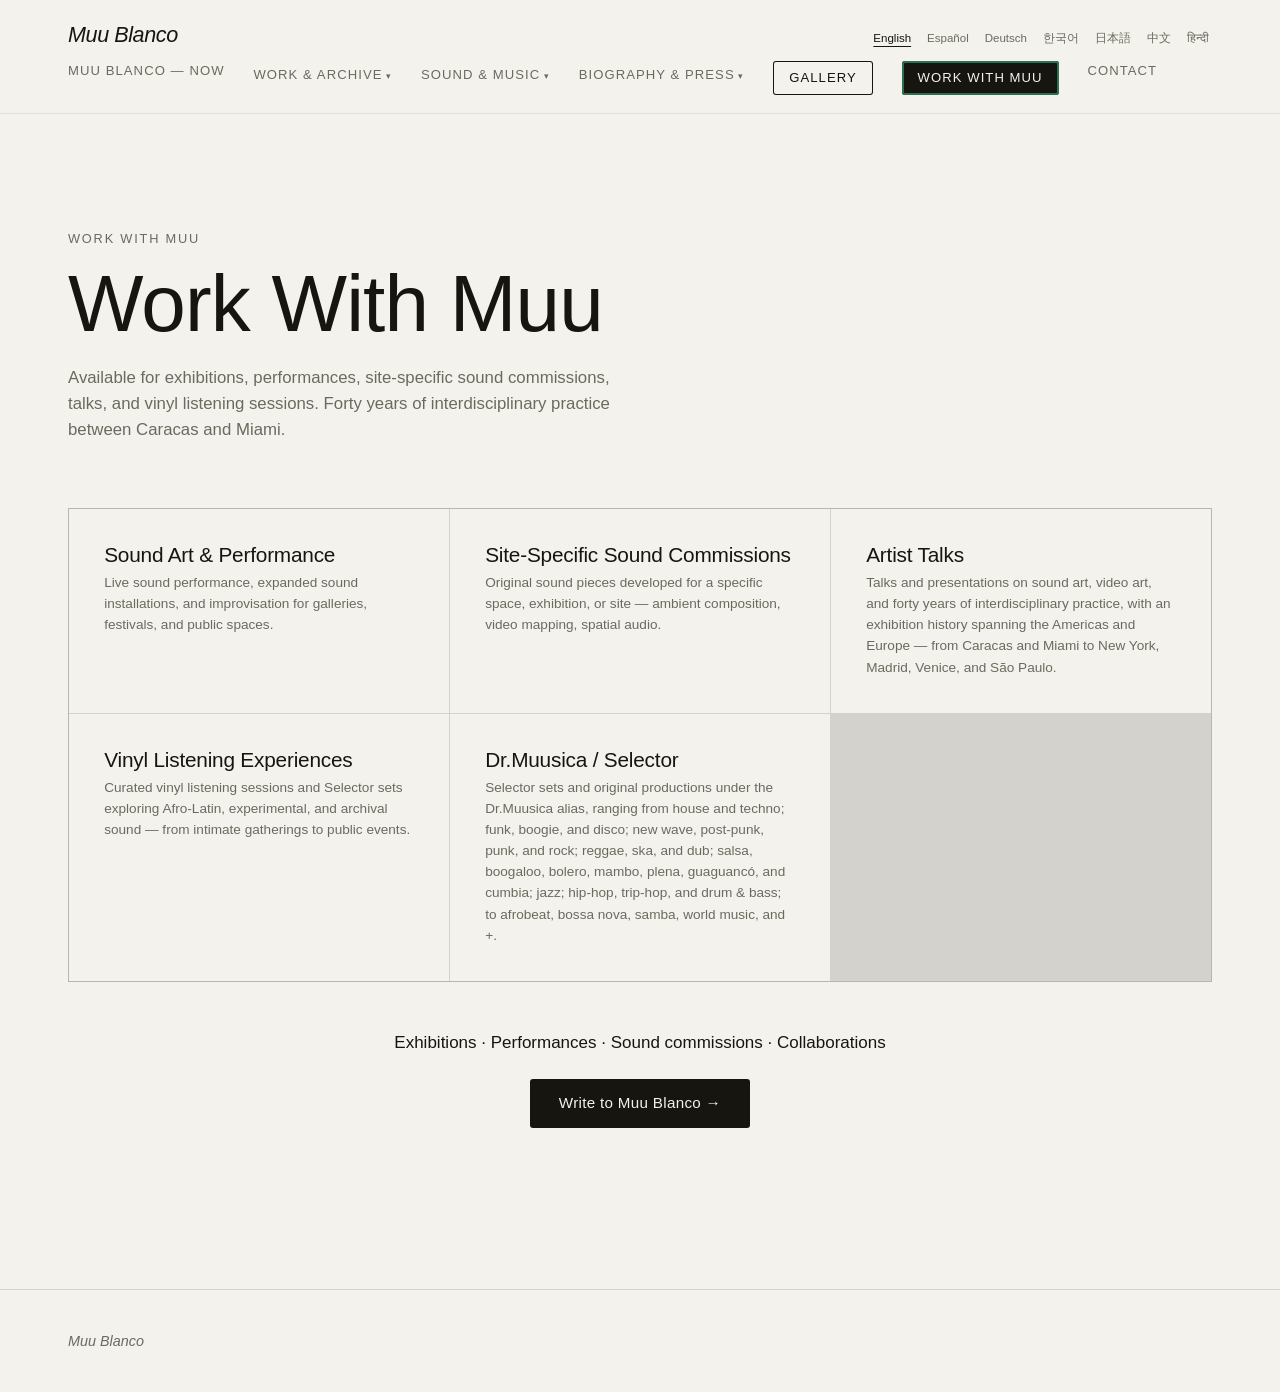
<file: work-with-muu.html>
<!DOCTYPE html>
<html lang="en">
<head>
<meta charset="UTF-8" />
<meta name="viewport" content="width=device-width, initial-scale=1.0" />
<title>Work With Muu — Muu Blanco</title>
<link rel="canonical" href="https://muublanco.com/work-with-muu.html" />
<meta name="description" content="Muu Blanco / Dr.Muusica — disponible para exposiciones, performances, comisiones sonoras, artist talks y sesiones de escucha en vinilo." />
<link rel="stylesheet" href="css/styles.css" />
</head>
<body>
<header class="site-header">
<div class="site-header__inner">
<a href="index.html" class="brand"><em>Muu Blanco</em></a>
<div class="lang-switch" id="langSwitch"></div>
<button class="nav-toggle" id="navToggle" aria-label="Menu" aria-expanded="false" data-i18n="common.menu">Menu</button>
<nav class="site-nav" id="siteNav">
<a href="index.html#ahora" data-i18n="common.nav.ahora">Muu Blanco — Ahora</a>
<div class="nav-group">
<button type="button" class="nav-group__trigger" aria-expanded="false" data-i18n="common.nav.group.obra">Obra &amp; Archivo</button>
<div class="nav-group__menu">
<a href="conceptual.html" data-i18n="common.nav.conceptual">Conceptual</a>
<a href="proyectos.html" data-i18n="common.nav.proyectos">Proyectos</a>
<a href="selected-works.html" data-i18n="common.nav.selectedworks">Selected Works</a>
<a href="exposiciones.html" data-i18n="common.nav.exposiciones">Catálogos Exposiciones</a>
</div>
</div>
<div class="nav-group">
<button type="button" class="nav-group__trigger" aria-expanded="false" data-i18n="common.nav.group.musica">Música &amp; Sonido</button>
<div class="nav-group__menu">
<a href="dr-musica.html" data-i18n="common.nav.drmusica">DR.MUU RECORDS</a>
<a href="practicas-publicas.html" data-i18n="common.nav.practicas">Prácticas Públicas</a>
</div>
</div>
<div class="nav-group">
<button type="button" class="nav-group__trigger" aria-expanded="false" data-i18n="common.nav.group.bio">Biografía &amp; Prensa</button>
<div class="nav-group__menu">
<a href="about.html" data-i18n="common.nav.about">About</a>
<a href="cv.html" data-i18n="common.nav.cv">CV</a>
<a href="prensa.html" data-i18n="common.nav.prensa">Prensa</a>
</div>
</div>
<a href="store.html" class="nav-cta nav-cta--outline" data-i18n="common.nav.galeria">Galería</a>
<a href="work-with-muu.html" aria-current="page" class="nav-cta" data-i18n="common.nav.workwithmuu">Work With Muu</a>
<a href="contacto.html" data-i18n="common.nav.contacto">Contacto</a>
</nav>
</div>
</header>

<main>
<div class="page-head">
<p class="eyebrow" data-i18n="workwithmuu.eyebrow">Work With Muu</p>
<h1 data-i18n="common.nav.workwithmuu">Work With Muu</h1>
<p data-i18n="workwithmuu.lead">Disponible para exposiciones, performances, comisiones sonoras site-specific, charlas y sesiones de escucha en vinilo. Cuarenta años de práctica interdisciplinaria entre Caracas y Miami.</p>
</div>

<div class="page-body">
<section>
<div class="social-grid">
<div class="social-card">
<h3 class="social-card__label" data-i18n="workwithmuu.cards.soundart.title">Sound Art &amp; Performance</h3>
<span class="social-card__handle" data-i18n="workwithmuu.cards.soundart.desc">Performance sonoro en vivo, instalaciones sonoras expandidas e improvisación para galerías, festivales y espacios públicos.</span>
</div>
<div class="social-card">
<h3 class="social-card__label" data-i18n="workwithmuu.cards.commissions.title">Site-Specific Sound Commissions</h3>
<span class="social-card__handle" data-i18n="workwithmuu.cards.commissions.desc">Piezas sonoras originales desarrolladas para un espacio, una exposición o un sitio específico — composición ambiental, video mapping, audio espacial.</span>
</div>
<div class="social-card">
<h3 class="social-card__label" data-i18n="workwithmuu.cards.talks.title">Artist Talks</h3>
<span class="social-card__handle" data-i18n="workwithmuu.cards.talks.desc">Charlas y presentaciones sobre arte sonoro, video arte y cuarenta años de práctica interdisciplinaria, con una trayectoria expositiva en América, Europa y más allá — de Caracas y Miami a Nueva York, Madrid, Venecia y São Paulo.</span>
</div>
<div class="social-card">
<h3 class="social-card__label" data-i18n="workwithmuu.cards.vinyl.title">Vinyl Listening Experiences</h3>
<span class="social-card__handle" data-i18n="workwithmuu.cards.vinyl.desc">Sesiones curadas de escucha en vinilo y sets de Selector que exploran sonido afrolatino, experimental y de archivo — de encuentros íntimos a eventos públicos.</span>
</div>
<div class="social-card">
<h3 class="social-card__label" data-i18n="workwithmuu.cards.dj.title">Dr.Muusica / Selector</h3>
<span class="social-card__handle" data-i18n="workwithmuu.cards.dj.desc">Sets de Selector y producciones originales bajo el alias Dr.Muusica, que recorren house y techno; funk, boogie y disco; new wave, post-punk, punk y rock; reggae, ska y dub; salsa, boogaloo, bolero, mambo, plena, guaguancó y cumbia; jazz; hip-hop, trip-hop y drum &amp; bass; y afrobeat, bossa nova, samba, world music y +.</span>
</div>
</div>

<p class="lead-strong" style="margin-top:clamp(2rem,5vw,3rem); text-align:center;" data-i18n="workwithmuu.closing">Exhibitions · Performances · Sound commissions · Collaborations</p>
<p style="text-align:center; margin-top:1.4rem;">
<a class="btn-cta" href="contacto.html" data-i18n="workwithmuu.ctaButton">Escribir a Muu Blanco →</a>
</p>
</section>
</div>
</main>

<footer class="site-footer">
<div class="site-footer__inner">
<span><em>Muu Blanco</em></span>
</div>
</footer>
<script src="js/i18n.js"></script>
<script src="js/main.js"></script>
<script data-goatcounter="https://muublanco.goatcounter.com/count" async src="//gc.zgo.at/count.js"></script>
</body>
</html>
</file>
<file: css/styles.css>
/* ============================================================
   Muu Blanco — stylesheet (gallery / editorial, light)
   Aesthetic reference: tremainecollection.org
   ============================================================ */
:root {
  --paper: #f4f2ec;      /* warm bone */
  --paper-2: #ffffff;
  --ink: #16150f;        /* near black */
  --muted: #6c6a5f;
  --line: rgba(20,19,15,.14);
  --line-soft: rgba(20,19,15,.08);
  --accent: #a8331d;     /* terracotta, used sparingly */
  --green: #2f6f4d;      /* hover accent for interactive elements */
  --wrap: 1240px;
  --gutter: clamp(1.25rem, 4vw, 3rem);
  --font: "Helvetica Neue", Helvetica, Arial, sans-serif;
  --display: "Helvetica Neue", Helvetica, Arial, sans-serif;
}

* { box-sizing: border-box; }
html { -webkit-text-size-adjust: 100%; }
body {
  margin: 0;
  font-family: var(--font);
  background: var(--paper);
  color: var(--ink);
  line-height: 1.55;
  font-size: 17px;
  -webkit-font-smoothing: antialiased;
}
img { max-width: 100%; display: block; }
a { color: inherit; text-decoration: none; }
a:hover { color: var(--green); }
::selection { background: var(--accent); color: #fff; }

h1, h2, h3 { font-weight: 500; line-height: 1.05; margin: 0; letter-spacing: -.01em; }
.display { font-family: var(--display); font-weight: 400; }

/* ===== Header / Nav ===== */
.site-header {
  position: sticky; top: 0; z-index: 40;
  background: color-mix(in srgb, var(--paper) 88%, transparent);
  backdrop-filter: blur(8px);
  border-bottom: 1px solid var(--line-soft);
}
.site-header__inner {
  max-width: var(--wrap); margin: 0 auto; padding: 1.1rem var(--gutter);
  display: flex; flex-wrap: wrap; align-items: baseline; justify-content: space-between; gap: .6rem 1rem;
}
.brand { font-family: var(--display); font-size: 1.35rem; letter-spacing: -.02em; }
.brand em { font-style: italic; }
.site-nav { display: flex; gap: 1.8rem; }
.lang-switch { display: flex; flex-wrap: wrap; flex-shrink: 0; gap: .6rem; font-size: .72rem; letter-spacing: .06em; }
.lang-switch button { background: none; border: 0; cursor: pointer; color: var(--muted); font: inherit; padding: .15rem .2rem; white-space: nowrap; }
.lang-switch button:hover { color: var(--green); }
.lang-switch button[aria-current="true"] { color: var(--ink); text-decoration: underline; text-underline-offset: 4px; }
.lang-switch--intro { justify-content: center; gap: 1rem; margin-top: 1.6rem; font-size: .8rem; }
.site-nav a { color: var(--muted); font-size: .82rem; letter-spacing: .08em; text-transform: uppercase; transition: color .18s; }
.site-nav a:hover { color: var(--green); }
.site-nav a[aria-current="page"] { color: var(--ink); text-decoration: underline; text-underline-offset: 5px; }
.nav-toggle { display: none; background: none; border: 0; font-size: .8rem; letter-spacing: .1em; text-transform: uppercase; cursor: pointer; color: var(--ink); }

/* ---- Nav groups (dropdowns) ---- */
.nav-group { position: relative; }
.nav-group__trigger { background: none; border: 0; font-family: inherit; color: var(--muted); font-size: .82rem; letter-spacing: .08em; text-transform: uppercase; cursor: pointer; padding: 0; transition: color .18s; }
.nav-group__trigger::after { content: " \25BE"; font-size: .7em; }
.nav-group__trigger:hover, .nav-group__trigger[aria-expanded="true"] { color: var(--green); }
.nav-group__trigger.is-active { color: var(--ink); text-decoration: underline; text-underline-offset: 5px; }
.nav-group__menu { display: none; position: absolute; top: calc(100% + 1rem); left: 50%; transform: translateX(-50%); background: var(--paper-2); border: 1px solid var(--line); min-width: 200px; padding: .4rem 0; box-shadow: 0 10px 28px rgba(20,19,15,.12); z-index: 45; }
.nav-group:hover .nav-group__menu, .nav-group:focus-within .nav-group__menu, .nav-group.is-open .nav-group__menu { display: block; }
.nav-group__menu a { display: block; padding: .6rem 1.1rem; white-space: nowrap; font-size: .82rem; letter-spacing: .08em; text-transform: uppercase; color: var(--ink); }
.nav-group__menu a:hover { color: var(--green); background: var(--line-soft); }
.nav-group__menu a[aria-current="page"] { text-decoration: underline; text-underline-offset: 4px; }

/* ---- Nav CTAs ---- */
.nav-cta { color: var(--paper) !important; background: var(--ink); padding: .45rem 1rem; border-radius: 3px; }
.nav-cta:hover { background: var(--green); color: var(--paper) !important; }
.nav-cta[aria-current="page"] { text-decoration: none !important; box-shadow: inset 0 0 0 2px var(--green); }
.nav-cta--outline { color: var(--ink) !important; background: none; box-shadow: inset 0 0 0 1px var(--ink); }
.nav-cta--outline:hover { background: var(--ink); color: var(--paper) !important; }

/* ---- Generic high-contrast CTA button (in-page) ---- */
.btn-cta { display: inline-block; background: var(--ink); color: var(--paper) !important; padding: .8rem 1.8rem; border-radius: 3px; font-size: .95rem; letter-spacing: .02em; }
.btn-cta:hover { background: var(--green); color: var(--paper) !important; }

/* ===== Intro overlay ===== */
.intro {
  position: fixed; inset: 0; z-index: 100;
  background: var(--paper);
  display: grid; place-items: center; text-align: center;
  padding: var(--gutter);
  transition: opacity .6s ease, visibility .6s ease;
}
.intro.is-hidden { opacity: 0; visibility: hidden; pointer-events: none; }
.intro__carousel { position: absolute; inset: 0; overflow: hidden; z-index: 0; }
.intro__carousel img { position: absolute; inset: 0; width: 100%; height: 100%; object-fit: cover; opacity: 0; transition: opacity 1.6s ease; }
.intro__carousel img.is-active { opacity: 1; }
.intro__scrim { position: absolute; inset: 0; background: color-mix(in srgb, var(--paper) 78%, transparent); z-index: 1; }
.intro__inner { position: relative; z-index: 2; max-width: 900px; }
.intro__brand { font-family: var(--display); font-size: 1.1rem; color: var(--muted); margin-bottom: 2.5rem; }
.intro__lead { font-family: var(--display); font-size: clamp(1.8rem, 5vw, 3.4rem); line-height: 1.08; cursor: pointer; }

/* ===== Buttons / links ===== */
.btn {
  display: inline-block; cursor: pointer; border: 1px solid var(--ink);
  background: var(--ink); color: var(--paper);
  font: 500 .9rem/1 var(--font); letter-spacing: .04em;
  padding: .85rem 1.6rem; border-radius: 2px;
  transition: background .18s, color .18s;
}
.btn:hover { background: transparent; color: var(--green); border-color: var(--green); }
.btn--ghost { background: transparent; color: var(--ink); }
.btn--ghost:hover { background: var(--green); border-color: var(--green); color: var(--paper); }
.link-underline { border-bottom: 1px solid currentColor; padding-bottom: 1px; }

/* ===== Home hero (GIF) ===== */
.hero {
  max-width: var(--wrap); margin: 0 auto; padding: clamp(2.5rem, 6vw, 5rem) var(--gutter) 2rem;
}
.hero__figure {
  aspect-ratio: 16 / 9; background: #e7e4db; border: 1px solid var(--line-soft);
  overflow: hidden; position: relative; display: grid; place-items: center;
}
.hero__figure img { width: 100%; height: 100%; object-fit: cover; }
.hero__placeholder { color: var(--muted); font-size: .85rem; letter-spacing: .1em; text-transform: uppercase; }
.hero__needs {
  max-width: var(--wrap); margin: 0 auto; padding: 1.5rem var(--gutter) 0;
  font-family: var(--display); font-size: clamp(1.5rem, 4vw, 2.6rem); line-height: 1.12;
}
.hero__needs .accent { display: block; color: var(--accent); font-style: italic; font-size: .55em; margin-top: .3em; }
.hero__sub { max-width: var(--wrap); margin: 1rem auto 0; padding: 0 var(--gutter); color: var(--muted); }

/* ===== Section index (home tiles) ===== */
.index-grid {
  max-width: var(--wrap); margin: clamp(3rem, 8vw, 6rem) auto 0; padding: 0 var(--gutter);
  display: grid; grid-template-columns: repeat(2, 1fr); gap: 1px; background: var(--line);
  border: 1px solid var(--line);
}
.tile {
  background: var(--paper); padding: clamp(1.8rem, 4vw, 3rem);
  min-height: 220px; display: flex; flex-direction: column; justify-content: space-between;
  transition: background .2s;
}
.tile:hover { background: var(--paper-2); }
.tile:hover .tile__title { color: var(--green); }
.tile__num { display: block; font-size: .78rem; letter-spacing: .14em; color: var(--muted); }
.tile__title { display: block; font-family: var(--display); font-size: clamp(1.8rem, 4vw, 2.8rem); margin-top: 1.2rem; }
.tile__desc { display: block; color: var(--muted); margin-top: .6rem; font-size: .95rem; max-width: 34ch; }
.tile__go { display: block; margin-top: 1.6rem; font-size: .8rem; letter-spacing: .1em; text-transform: uppercase; }

/* ===== Page template ===== */
main { min-height: 60vh; }
.page-head { max-width: var(--wrap); margin: 0 auto; padding: clamp(3rem, 8vw, 6rem) var(--gutter) 2rem; }
.page-head .eyebrow { font-size: .8rem; letter-spacing: .14em; text-transform: uppercase; color: var(--muted); }
.page-head h1 { font-family: var(--display); font-size: clamp(2.4rem, 7vw, 5rem); margin-top: .6rem; }
.page-head p { color: var(--muted); max-width: 60ch; margin-top: 1.2rem; font-size: 1.05rem; }
.page-body { max-width: var(--wrap); margin: 0 auto; padding: 1rem var(--gutter) 5rem; }

/* ===== Gallery grid (Art Fair / Archive) ===== */
.gallery { display: grid; grid-template-columns: 1fr; gap: clamp(1.5rem, 4vw, 3rem); }
.work { }
.work__img { background: #e7e4db; border: 1px solid var(--line-soft); }
.work__img img { display: block; width: 100%; height: auto; }
.work__img a { display: block; }
.work__img a:hover img { opacity: .85; }
.work__img:has(a):hover { border-color: var(--green); }
.work__meta { padding-top: .7rem; }
.work__title { font-size: 1rem; }
.work__sub { color: var(--muted); font-size: .88rem; }

.biblio-entry__body .display.has-gallery { cursor: pointer; user-select: none; display: inline-flex; align-items: baseline; gap: .5rem; }
.biblio-entry__body .display.has-gallery:hover { color: var(--green); }
.biblio-entry__body .display.has-gallery .gallery-toggle__count { font-size: .55em; color: var(--muted); font-family: var(--sans, inherit); }
.biblio-entry__body .display.has-gallery .gallery-toggle__caret { font-size: .6em; color: var(--muted); transition: transform .15s ease; }
.biblio-entry__body .display.has-gallery.is-open .gallery-toggle__caret { transform: rotate(90deg); }
.gallery.is-collapsed .work { display: none; }

.video-toggle { cursor: pointer; user-select: none; display: inline-flex; align-items: baseline; gap: .5rem; }
.video-toggle:hover { color: var(--green); }
.video-toggle .gallery-toggle__caret { font-size: .6em; color: var(--muted); transition: transform .15s ease; }
.video-toggle.is-open .gallery-toggle__caret { transform: rotate(90deg); }
.video-toggle-content.is-collapsed { display: none; }

/* ===== Section notes / placeholders ===== */
.section-note { color: var(--muted); margin: 0 0 1.6rem; max-width: 60ch; }
.placeholder-tag { font-size: .74rem; text-transform: uppercase; letter-spacing: .12em; color: var(--muted); margin: 0 0 .4rem; }

/* ===== Media embeds (Multimedia / Dr Música) ===== */
.video-embed { aspect-ratio: 16/9; background: #000; border: 1px solid var(--line-soft); position: relative; }
.video-embed iframe { position: absolute; inset: 0; width: 100%; height: 100%; border: 0; }
.audio-embed { border: 1px solid var(--line-soft); background: #fff; }
.audio-embed iframe { width: 100%; height: 120px; border: 0; display: block; }

/* ===== Prensa ===== */
.press-list { max-width: 78ch; }
.press-entry { display: grid; grid-template-columns: 100px 1fr; gap: 1.4rem; padding: 1.3rem 0; border-bottom: 1px solid var(--line); }
.press-entry:first-of-type { padding-top: 0; }
.press-entry__year { font-family: var(--display); font-size: 1.2rem; color: var(--muted); }
.press-entry__img { display: block; max-width: 260px; margin: 0 0 .8rem; border: 1px solid var(--line-soft); background: #e7e4db; overflow: hidden; transition: border-color .18s; }
.press-entry__img img { width: 100%; display: block; transition: opacity .18s; }
.press-entry__img:hover img { opacity: .85; }
.press-entry__img:hover { border-color: var(--green); }
.press-entry__img-wrap--grid { display: grid; grid-template-columns: repeat(auto-fill, minmax(140px, 1fr)); gap: .7rem; max-width: 100%; }
.press-entry__img-wrap--grid .press-entry__img { max-width: none; margin: 0; }
.press-entry__outlet { font-family: var(--display); font-size: 1.2rem; }
.press-entry__place { color: var(--muted); font-size: .9rem; margin-top: .25rem; }
.press-entry__note { color: var(--ink); font-size: .92rem; margin-top: .3rem; }
.press-entry__source { font-size: .88rem; margin-top: .5rem; }
.press-entry__source a { color: var(--accent); }
@media (max-width: 640px) { .press-entry { grid-template-columns: 1fr; gap: .25rem; } }

/* ===== CV ===== */
.cv-section { margin-top: 3.2rem; }
.cv-section__title { font-family: var(--display); font-size: clamp(1.4rem,3.5vw,2rem); margin-bottom: 1.4rem; }
.cv-year-group { margin-bottom: 1.5rem; }
.cv-year { font-family: var(--display); font-style: italic; font-size: 1.05rem; color: var(--accent); margin: 0 0 .5rem; }
.cv-items { list-style: none; padding: 0; margin: 0; display: grid; gap: .4rem; }
.cv-items li { color: var(--ink); font-size: .95rem; line-height: 1.55; padding-left: 1.1rem; position: relative; }
.cv-items li::before { content: "–"; position: absolute; left: 0; color: var(--muted); }
.cv-note { color: var(--muted); font-size: .9rem; margin: 0 0 1rem; }

/* ===== Bibliography (Conceptual) ===== */
.biblio-entry { display: grid; grid-template-columns: 320px 1fr; gap: clamp(1.4rem, 3vw, 2.4rem); padding: clamp(1.8rem, 4vw, 2.6rem) 0; border-bottom: 1px solid var(--line); }
.biblio-entry:first-of-type { padding-top: 0; }
.biblio-entry__img { aspect-ratio: 4 / 3; background: #e7e4db; border: 1px solid var(--line-soft); overflow: hidden; }
.biblio-entry__img img { width: 100%; height: 100%; object-fit: cover; }
.biblio-entry__date { color: var(--muted); font-size: .8rem; text-transform: uppercase; letter-spacing: .08em; margin: 0 0 .4rem; }
.biblio-entry__medium { color: var(--muted); font-size: .92rem; margin: .3rem 0 .8rem; }
.biblio-entry__body p { margin: 0 0 1rem; line-height: 1.65; }
@media (max-width: 700px) { .biblio-entry { grid-template-columns: 1fr; } }

/* ===== Social cards (Prácticas Públicas) ===== */
.social-grid { display: grid; grid-template-columns: repeat(3, 1fr); gap: 1px; background: var(--line); border: 1px solid var(--line); }
.social-card { background: var(--paper); padding: clamp(1.6rem, 3vw, 2.2rem); display: flex; flex-direction: column; gap: .4rem; transition: background .2s; }
.social-card:hover { background: var(--paper-2); }
.social-card:hover .social-card__label { color: var(--green); }
.social-card__label { font-family: var(--display); font-size: 1.3rem; }
.social-card__handle { color: var(--muted); font-size: .85rem; }
@media (max-width: 860px) { .social-grid { grid-template-columns: repeat(2, 1fr); } }
@media (max-width: 560px) { .social-grid { grid-template-columns: 1fr; } }

/* ===== Galería (Store) — open call panel reused for empty state ===== */
.open-call { border: 1px dashed var(--line); background: rgba(20,19,15,.02); padding: clamp(1.5rem, 4vw, 2.6rem); }
.open-call__status { font-family: var(--display); font-size: clamp(1.2rem, 3vw, 1.7rem); color: var(--accent); margin: 0 0 .6rem; }
.open-call__text { color: var(--muted); max-width: 58ch; margin: 0 0 1.5rem; line-height: 1.6; }
.open-call__text code { background: rgba(0,0,0,.06); padding: .1rem .35rem; border-radius: 3px; }

/* ===== Art Fair (from Google Sheet) ===== */
.artfair-note { color: var(--muted); font-size: .9rem; border: 1px dashed var(--line); background: rgba(20,19,15,.02); padding: .8rem 1rem; margin: 0 0 2.2rem; }
.artfair-grid { display: grid; grid-template-columns: repeat(3, 1fr); gap: clamp(1.4rem, 3vw, 2.4rem); }
.art-card__img { position: relative; aspect-ratio: 4 / 5; background: #e7e4db; border: 1px solid var(--line-soft); overflow: hidden; display: grid; place-items: center; }
.art-card__img img { position: absolute; inset: 0; width: 100%; height: 100%; object-fit: cover; }
.art-card__ph { display: none; color: var(--muted); font-size: .74rem; letter-spacing: .08em; text-transform: uppercase; text-align: center; padding: 1rem; }
.art-card__img.is-empty .art-card__ph { display: block; }
.art-card__body { padding-top: .85rem; }
.art-card__name { font-family: var(--display); font-size: 1.25rem; }
.art-card__meta { display: flex; flex-wrap: wrap; align-items: center; gap: .55rem; color: var(--muted); font-size: .88rem; margin-top: .25rem; }
.art-card__meta a { color: var(--ink); border-bottom: 1px solid currentColor; padding-bottom: 1px; }
.art-card__meta a:hover { color: var(--green); }
.badge { font-size: .68rem; letter-spacing: .06em; text-transform: uppercase; border: 1px solid var(--line); padding: .12rem .5rem; border-radius: 999px; color: var(--muted); }
@media (max-width: 860px) { .artfair-grid { grid-template-columns: repeat(2, 1fr); } }
@media (max-width: 560px) { .artfair-grid { grid-template-columns: 1fr; } }

.book-card { display: block; text-decoration: none; color: inherit; }
.book-card .art-card__img { transition: border-color .18s; }
.book-card:hover .art-card__img { border-color: var(--green); }
.book-card:hover .art-card__name { color: var(--green); }

/* Art card as a clickable button */
.art-card { display: block; width: 100%; margin: 0; padding: 0; text-align: left; background: none; border: 0; font: inherit; color: inherit; cursor: pointer; }
.art-card .art-card__img { transition: border-color .18s; }
.art-card:hover .art-card__img { border-color: var(--green); }
.art-card:hover .art-card__name { color: var(--green); }
.art-card__body { display: block; padding-top: .85rem; }
.art-card__name { display: block; font-family: var(--display); font-size: 1.25rem; }
.art-card__meta { display: flex; flex-wrap: wrap; gap: .5rem; align-items: center; color: var(--muted); font-size: .86rem; margin-top: .25rem; }
.art-card__count { position: absolute; bottom: .55rem; right: .55rem; background: rgba(20,19,15,.78); color: #fff; font-size: .68rem; letter-spacing: .04em; padding: .18rem .55rem; border-radius: 999px; }

/* ===== Artwork detail screen ===== */
.detail { position: fixed; inset: 0; z-index: 130; display: none; background: rgba(20,19,15,.9); overflow: auto; }
.detail.is-open { display: block; }
.detail__box { position: relative; min-height: 100%; max-width: 1120px; margin: 0 auto; background: var(--paper); display: grid; grid-template-columns: 1.35fr 1fr; }
.detail__close { position: fixed; top: 1rem; right: 1.1rem; z-index: 3; width: 2.5rem; height: 2.5rem; border-radius: 50%; border: 1px solid var(--line); background: var(--paper); font-size: 1.5rem; line-height: 1; cursor: pointer; color: var(--ink); }
.detail__close:hover { background: var(--ink); color: var(--paper); }
.detail__media { background: #efece4; display: grid; place-items: center; padding: clamp(1.2rem, 3vw, 2.5rem); min-height: 60vh; }
.carousel { position: relative; width: 100%; display: grid; place-items: center; }
.carousel__img { max-width: 100%; max-height: 80vh; object-fit: contain; display: block; }
.carousel__ph { display: none; place-items: center; color: var(--muted); font-size: .8rem; letter-spacing: .08em; text-transform: uppercase; text-align: center; aspect-ratio: 4/5; width: 70%; background: #e3dfd6; border: 1px solid var(--line-soft); }
.carousel__nav { position: absolute; top: 50%; transform: translateY(-50%); width: 2.7rem; height: 2.7rem; border-radius: 50%; border: 1px solid var(--line); background: rgba(255,255,255,.85); font-size: 1.4rem; line-height: 1; cursor: pointer; color: var(--ink); }
.carousel__nav:hover { background: #fff; color: var(--green); }
.carousel__prev { left: .2rem; } .carousel__next { right: .2rem; }
.carousel__dots { position: absolute; bottom: -1.4rem; left: 0; right: 0; display: flex; gap: .45rem; justify-content: center; }
.carousel__dots button { width: 8px; height: 8px; padding: 0; border-radius: 50%; border: 0; background: rgba(20,19,15,.25); cursor: pointer; }
.carousel__dots button[aria-current="true"] { background: var(--ink); }
.detail__info { padding: clamp(2rem, 4vw, 3.5rem); }
.detail__name { font-family: var(--display); font-size: clamp(1.9rem, 4vw, 2.8rem); }
.detail__meta { display: flex; flex-wrap: wrap; gap: .6rem; align-items: center; color: var(--muted); margin: .7rem 0 1.6rem; }
.detail__meta a { color: var(--ink); border-bottom: 1px solid currentColor; padding-bottom: 1px; }
.detail__meta a:hover { color: var(--green); }
.detail__bio { color: var(--ink); font-size: 1rem; line-height: 1.7; margin: 0 0 1.4rem; max-width: 52ch; }
.detail__bio a { color: var(--accent); border-bottom: 1px solid currentColor; white-space: nowrap; }
.detail__bio a:hover { color: var(--green); }
/* ===== About / prose ===== */
.page-head .lead-strong { font-family: var(--display); font-size: clamp(1.35rem, 3vw, 2rem); line-height: 1.25; color: var(--ink); max-width: 32ch; margin-top: 1.2rem; }
.prose { max-width: 68ch; }
.prose h2 { font-family: var(--display); font-size: clamp(1.4rem, 3.5vw, 2rem); margin: 2.6rem 0 .7rem; }
.prose p { margin: 0 0 1rem; line-height: 1.7; }
.prose a { color: var(--ink); border-bottom: 1px solid currentColor; padding-bottom: 1px; }
.prose a:hover { color: var(--green); }
.about-facts { list-style: none; padding: 0; margin: 1.3rem 0; display: grid; gap: .4rem; }
.about-facts li { display: flex; flex-wrap: wrap; gap: .2rem 1rem; padding: .8rem 0; border-bottom: 1px solid var(--line-soft); }
.about-facts span { color: var(--muted); min-width: 92px; font-size: .78rem; text-transform: uppercase; letter-spacing: .07em; padding-top: .15rem; }
.about-facts strong { font-weight: 500; }
.prose-close { font-family: var(--display); font-style: italic; font-size: clamp(1.2rem, 2.6vw, 1.55rem); line-height: 1.35; color: var(--accent); margin-top: 2.6rem; }

.detail__bio { color: var(--ink); line-height: 1.65; }
.detail__bio p { margin: 0 0 .85rem; }
.detail__bio p:last-child { margin-bottom: 0; }
.detail__link { margin: .8rem 0 0; color: var(--muted); font-size: .95rem; }
.detail__link a { color: var(--ink); border-bottom: 1px solid currentColor; }
.detail__link a:hover { color: var(--green); }
@media (max-width: 800px) {
  .detail__box { grid-template-columns: 1fr; }
  .detail__media { min-height: 46vh; }
  .carousel__img { max-height: 62vh; }
}

.muted { color: var(--muted); text-align: center; }

/* ===== Footer ===== */
.site-footer { border-top: 1px solid var(--line); margin-top: 4rem; }
.site-footer__inner { max-width: var(--wrap); margin: 0 auto; padding: 2.5rem var(--gutter); display: flex; justify-content: space-between; flex-wrap: wrap; gap: 1rem; color: var(--muted); font-size: .9rem; }

/* ===== Responsive ===== */
@media (max-width: 860px) {
  .index-grid { grid-template-columns: 1fr; }
}
@media (max-width: 640px) {
  .nav-toggle { display: block; }
  .site-nav { display: none; position: absolute; top: 100%; left: 0; right: 0; flex-direction: column; gap: 0; background: var(--paper); border-bottom: 1px solid var(--line); }
  .site-nav.is-open { display: flex; }
  .site-nav a { padding: 1rem var(--gutter); border-top: 1px solid var(--line-soft); }
  .nav-group { position: static; }
  .nav-group__trigger { display: block; width: 100%; text-align: left; padding: 1rem var(--gutter) .4rem; border-top: 1px solid var(--line-soft); pointer-events: none; }
  .nav-group__trigger::after { content: ""; }
  .nav-group__menu { display: block; position: static; transform: none; border: 0; box-shadow: none; padding: 0; background: none; }
  .nav-group__menu a { padding: .7rem var(--gutter) .7rem calc(var(--gutter) + 1rem); border-top: 0; }
  .nav-cta { display: block; margin: .9rem var(--gutter) 0; text-align: center; border-top: none !important; }
}
</file>
